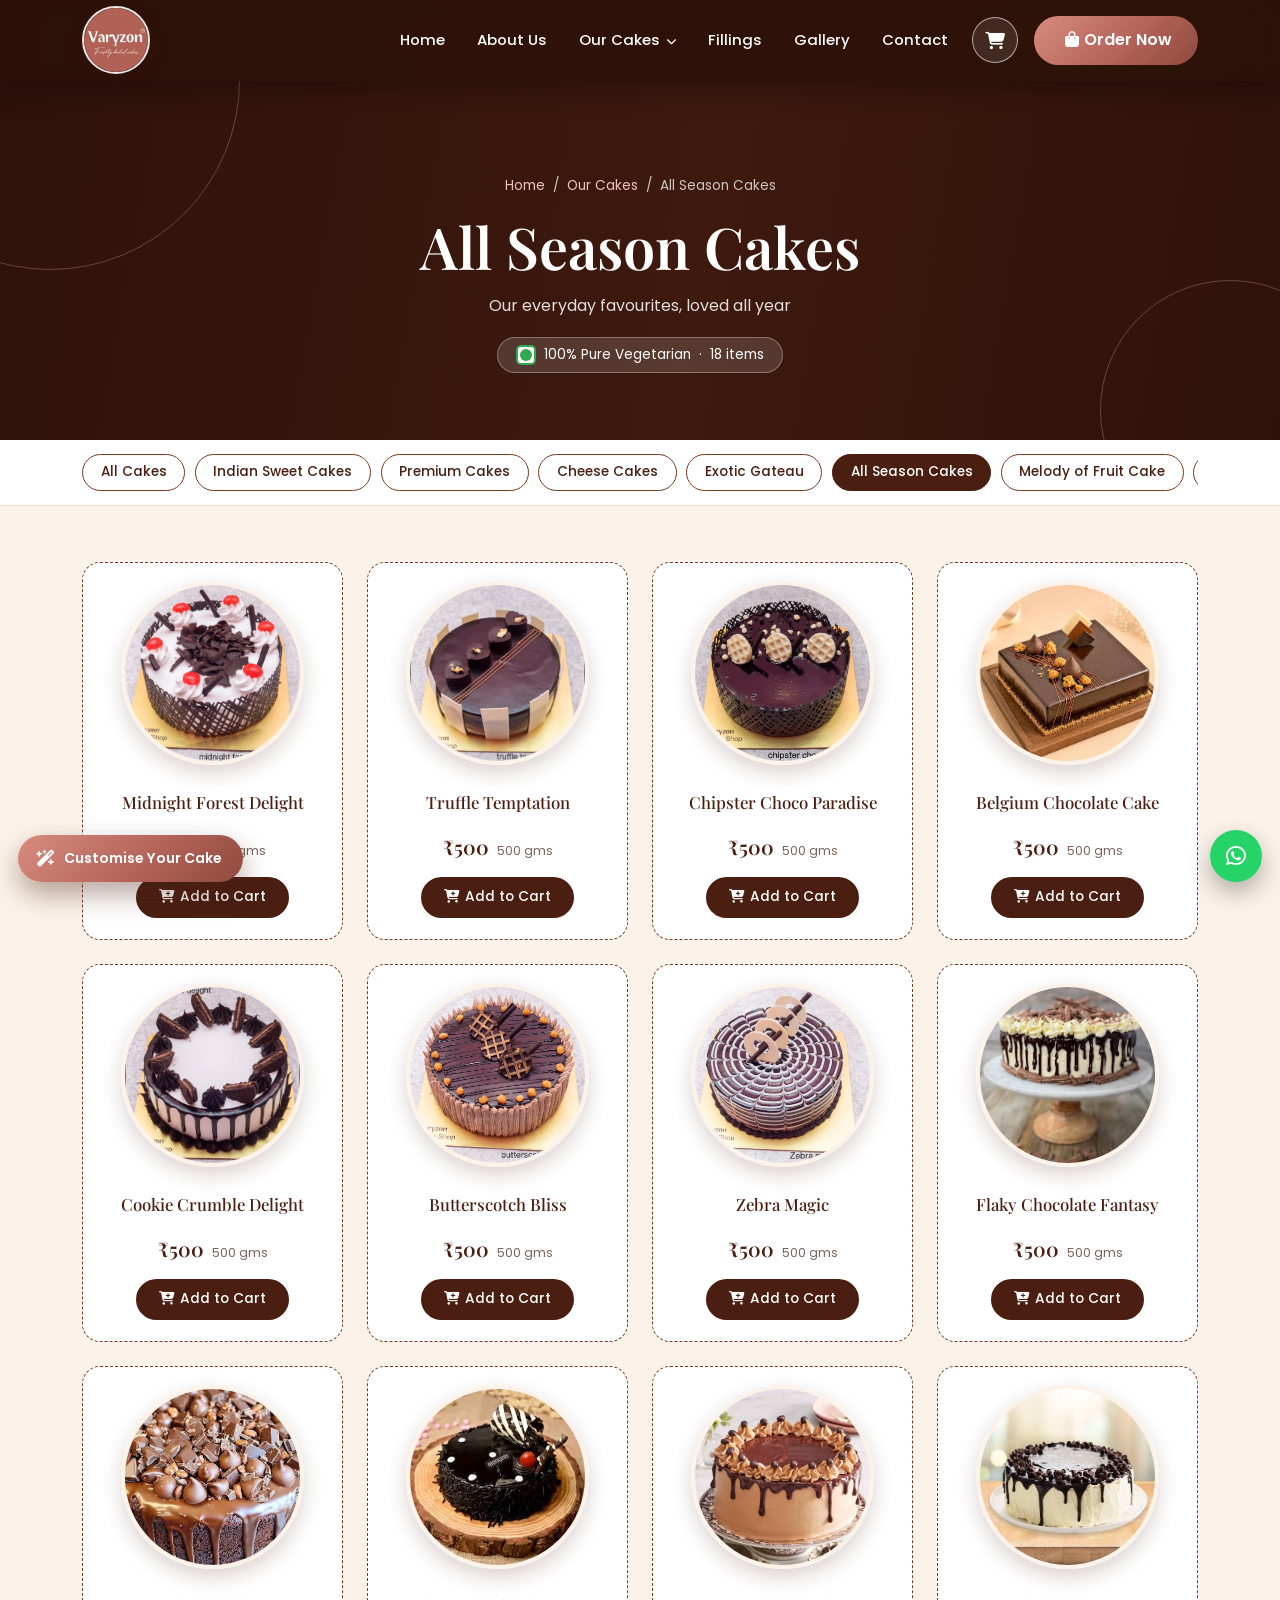
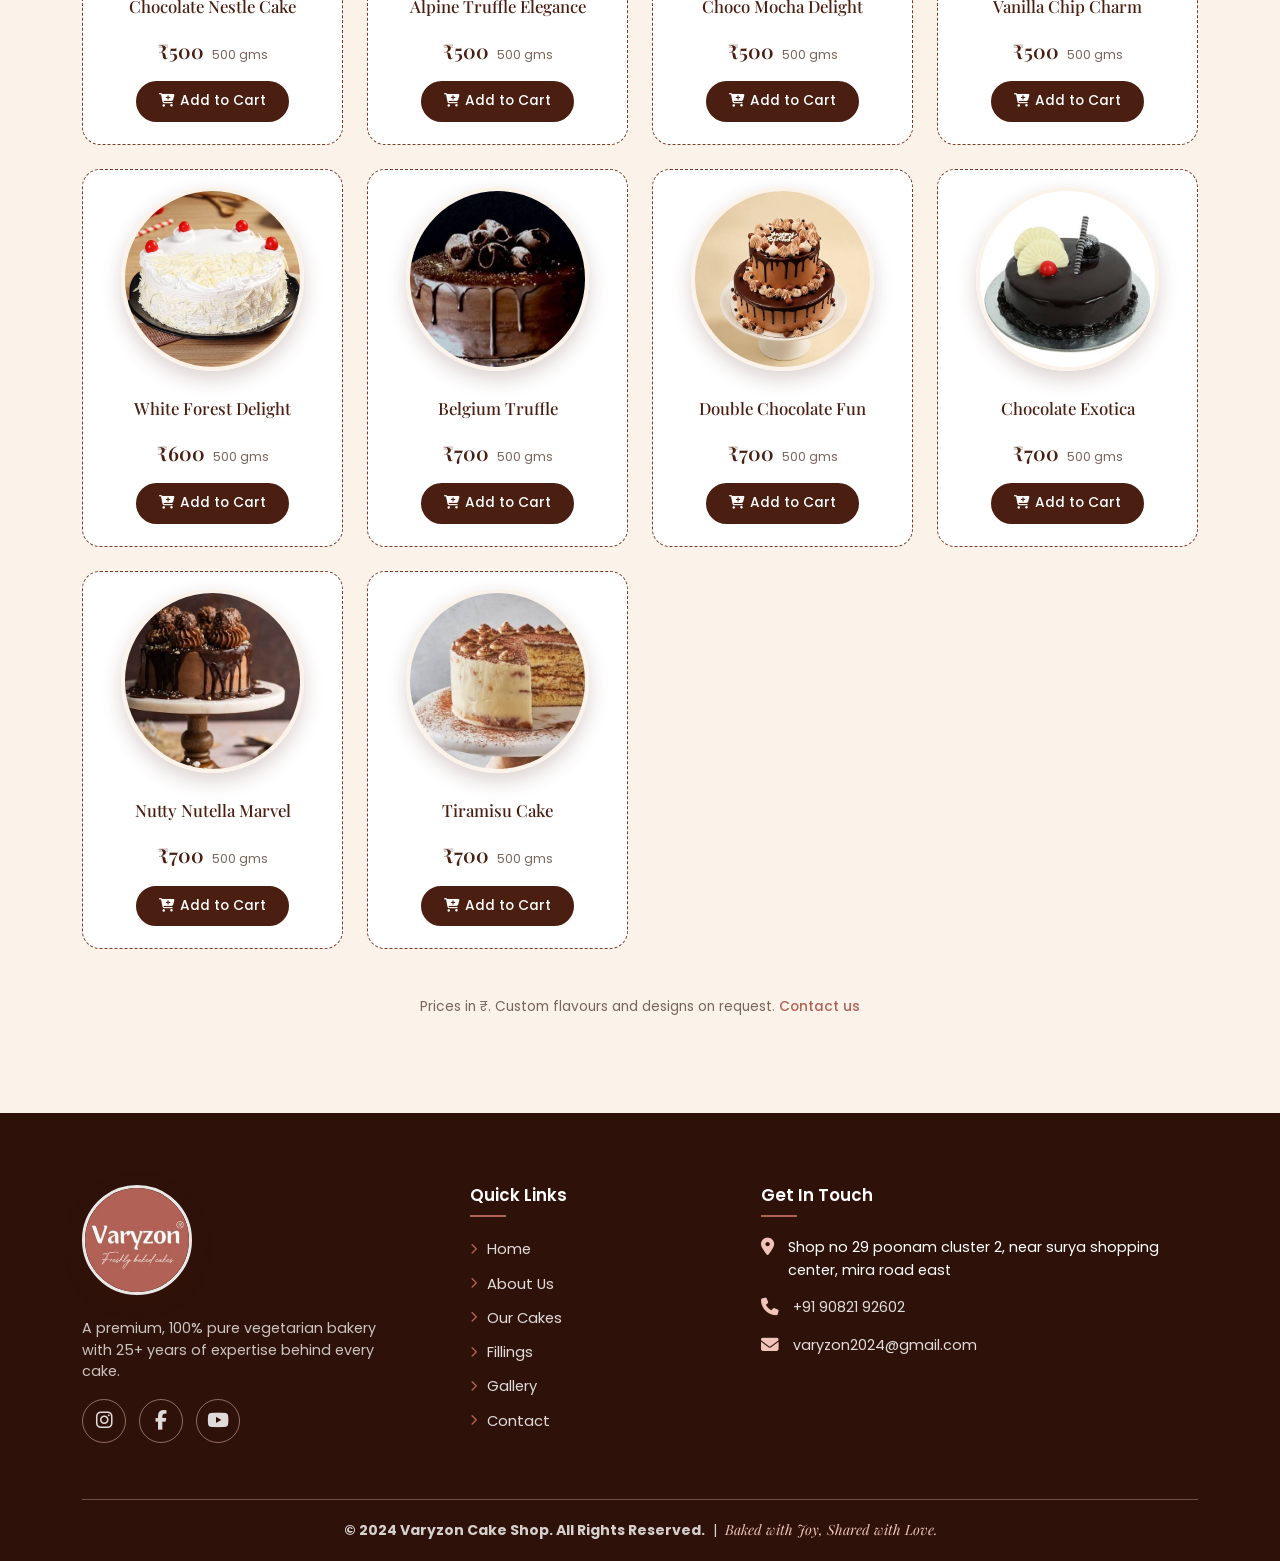
<file: all-season-cakes.html>
<!DOCTYPE html>
<html lang="en">
<head>
<meta charset="UTF-8">
<meta name="viewport" content="width=device-width, initial-scale=1">
<title>All Season Cakes | Varyzon Cake Shop</title>
<meta name="description" content="Our everyday favourites, loved all year. Order All Season Cakes online from Varyzon Cake Shop, Mira Road East.">
<link rel="icon" href="images/logo.png">
<link href="https://cdn.jsdelivr.net/npm/bootstrap@5.3.3/dist/css/bootstrap.min.css" rel="stylesheet">
<link href="https://cdnjs.cloudflare.com/ajax/libs/font-awesome/6.5.2/css/all.min.css" rel="stylesheet">
<link href="https://fonts.googleapis.com/css2?family=Playfair+Display:ital,wght@0,500;0,600;0,700;1,500&family=Poppins:wght@400;500;600&family=Great+Vibes&display=swap" rel="stylesheet">
<link href="css/base.css" rel="stylesheet">
<link href="css/shop.css" rel="stylesheet">
<link href="css/customize.css" rel="stylesheet">
<link rel="stylesheet" href="css/popups.css">
</head>
<body>
<nav class="navbar navbar-expand-lg main-nav scrolled">
  <div class="container-xl">
    <a href="index.html" class="logo" aria-label="Varyzon home"><img src="images/logo.png" alt="Varyzon - Freshly baked cakes" width="104" height="104"></a>
    <button type="button" class="cart-btn mob-cart d-lg-none" data-bs-toggle="offcanvas" data-bs-target="#cartDrawer" aria-label="Open cart"><i class="fa-solid fa-cart-shopping"></i><span class="cart-count">0</span></button>
    <button class="navbar-toggler" data-bs-toggle="collapse" data-bs-target="#nav" aria-label="Menu"><span class="navbar-toggler-icon"></span></button>
    <div class="collapse navbar-collapse justify-content-end" id="nav">
      <ul class="navbar-nav align-items-lg-center">
        <li class="nav-item"><a class="nav-link" href="index.html#hero">Home</a></li>
        <li class="nav-item"><a class="nav-link" href="about.html">About Us</a></li>
        <li class="nav-item dropdown"><a class="nav-link nav-cakes-toggle" href="index.html#cakes" data-href="our-cakes.html" role="button" data-bs-toggle="dropdown" aria-expanded="false">Our Cakes<i class="fa-solid fa-chevron-down caret"></i></a><ul class="dropdown-menu"><li><a class="dropdown-item" href="our-cakes.html"><i class="fa-solid fa-layer-group"></i>All Cakes</a></li><li><hr class="dropdown-divider"></li><li><a class="dropdown-item" href="indian-sweet-cakes.html"><i class="fa-solid fa-cookie-bite"></i>Indian Sweet Cakes</a></li><li><a class="dropdown-item" href="premium-cakes.html"><i class="fa-solid fa-crown"></i>Premium Cakes</a></li><li><a class="dropdown-item" href="cheese-cakes.html"><i class="fa-solid fa-cheese"></i>Cheese Cakes</a></li><li><a class="dropdown-item" href="exotic-gateau.html"><i class="fa-solid fa-gem"></i>Exotic Gateau</a></li><li><a class="dropdown-item" href="all-season-cakes.html"><i class="fa-solid fa-sun"></i>All Season Cakes</a></li><li><a class="dropdown-item" href="melody-of-fruit-cake.html"><i class="fa-solid fa-lemon"></i>Melody of Fruit Cake</a></li><li><a class="dropdown-item" href="desserts.html"><i class="fa-solid fa-ice-cream"></i>Desserts</a></li></ul></li>
        <li class="nav-item"><a class="nav-link" href="fillings.html">Fillings</a></li>
        <li class="nav-item"><a class="nav-link" href="gallery.html">Gallery</a></li>
        <li class="nav-item"><a class="nav-link" href="contact.html">Contact</a></li>
      </ul>
      <button type="button" class="cart-btn d-none d-lg-inline-grid ms-lg-2" data-bs-toggle="offcanvas" data-bs-target="#cartDrawer" aria-label="Open cart"><i class="fa-solid fa-cart-shopping"></i><span class="cart-count">0</span></button>
      <a href="contact.html" class="btn btn-gold pulse ms-lg-3 mt-3 mt-lg-0"><i class="fa-solid fa-bag-shopping"></i>Order Now</a>
    </div>
  </div>
</nav>

<header class="page-hero" style="--hero-img:url('https://images.unsplash.com/photo-1519340333755-56e9c1d04579?auto=format&fit=crop&w=1800&q=75')">
  <div class="container-xl">
    <div class="crumbs"><a href="index.html">Home</a> &nbsp;/&nbsp; <a href="our-cakes.html">Our Cakes</a> &nbsp;/&nbsp; All Season Cakes</div>
    <h1>All Season Cakes</h1>
    <p>Our everyday favourites, loved all year</p>
    <div class="count-pill"><span class="veg-mark" style="width:20px;height:20px"></span>100% Pure Vegetarian &nbsp;&middot;&nbsp; 18 items</div>
  </div>
</header>

<div class="chips-wrap"><div class="container-xl"><nav class="chips" aria-label="Cake categories"><a href="our-cakes.html">All Cakes</a><a href="indian-sweet-cakes.html">Indian Sweet Cakes</a><a href="premium-cakes.html">Premium Cakes</a><a href="cheese-cakes.html">Cheese Cakes</a><a href="exotic-gateau.html">Exotic Gateau</a><a href="all-season-cakes.html" class="active">All Season Cakes</a><a href="melody-of-fruit-cake.html">Melody of Fruit Cake</a><a href="desserts.html">Desserts</a></nav></div></div>

<main class="shop"><div class="container-xl">

<div class="cat-block"><div class="row g-3 g-md-4"><div class="col-6 col-md-4 col-lg-3"><article class="prod" data-id="all-season-cakes-midnight-forest-delight" data-name="Midnight Forest Delight" data-price="450" data-unit="500 gms" data-img="images/products/midnight-forest-delight.jpg"><div class="pic"><img loading="lazy" src="images/products/midnight-forest-delight.jpg" data-fb="https://images.unsplash.com/photo-1488477181946-6428a0291777?auto=format&fit=crop&w=600&q=75" alt="Midnight Forest Delight" onerror="this.onerror=null;this.src=this.dataset.fb"></div><h3>Midnight Forest Delight</h3><div class="meta"><span class="price">₹450</span><span class="unit">500 gms</span></div><div class="prod-actions"><button type="button" class="btn btn-choc add-btn"><i class="fa-solid fa-cart-plus"></i>Add to Cart</button><div class="qty d-none"><button type="button" data-act="dec" aria-label="Decrease quantity">&minus;</button><span class="q">1</span><button type="button" data-act="inc" aria-label="Increase quantity">+</button></div></div></article></div><div class="col-6 col-md-4 col-lg-3"><article class="prod" data-id="all-season-cakes-truffle-temptation" data-name="Truffle Temptation" data-price="500" data-unit="500 gms" data-img="images/products/truffle-temptation.jpg"><div class="pic"><img loading="lazy" src="images/products/truffle-temptation.jpg" data-fb="https://images.unsplash.com/photo-1587668178277-295251f900ce?auto=format&fit=crop&w=600&q=75" alt="Truffle Temptation" onerror="this.onerror=null;this.src=this.dataset.fb"></div><h3>Truffle Temptation</h3><div class="meta"><span class="price">₹500</span><span class="unit">500 gms</span></div><div class="prod-actions"><button type="button" class="btn btn-choc add-btn"><i class="fa-solid fa-cart-plus"></i>Add to Cart</button><div class="qty d-none"><button type="button" data-act="dec" aria-label="Decrease quantity">&minus;</button><span class="q">1</span><button type="button" data-act="inc" aria-label="Increase quantity">+</button></div></div></article></div><div class="col-6 col-md-4 col-lg-3"><article class="prod" data-id="all-season-cakes-chipster-choco-paradise" data-name="Chipster Choco Paradise" data-price="500" data-unit="500 gms" data-img="images/products/chipster-choco-paradise.jpg"><div class="pic"><img loading="lazy" src="images/products/chipster-choco-paradise.jpg" data-fb="https://images.unsplash.com/photo-1558636508-e0db3814bd1d?auto=format&fit=crop&w=600&q=75" alt="Chipster Choco Paradise" onerror="this.onerror=null;this.src=this.dataset.fb"></div><h3>Chipster Choco Paradise</h3><div class="meta"><span class="price">₹500</span><span class="unit">500 gms</span></div><div class="prod-actions"><button type="button" class="btn btn-choc add-btn"><i class="fa-solid fa-cart-plus"></i>Add to Cart</button><div class="qty d-none"><button type="button" data-act="dec" aria-label="Decrease quantity">&minus;</button><span class="q">1</span><button type="button" data-act="inc" aria-label="Increase quantity">+</button></div></div></article></div><div class="col-6 col-md-4 col-lg-3"><article class="prod" data-id="all-season-cakes-belgium-chocolate-cake" data-name="Belgium Chocolate Cake" data-price="500" data-unit="500 gms" data-img="images/products/belgium-chocolate-cake.jpg"><div class="pic"><img loading="lazy" src="images/products/belgium-chocolate-cake.jpg" data-fb="https://images.unsplash.com/photo-1578985545062-69928b1d9587?auto=format&fit=crop&w=600&q=75" alt="Belgium Chocolate Cake" onerror="this.onerror=null;this.src=this.dataset.fb"></div><h3>Belgium Chocolate Cake</h3><div class="meta"><span class="price">₹500</span><span class="unit">500 gms</span></div><div class="prod-actions"><button type="button" class="btn btn-choc add-btn"><i class="fa-solid fa-cart-plus"></i>Add to Cart</button><div class="qty d-none"><button type="button" data-act="dec" aria-label="Decrease quantity">&minus;</button><span class="q">1</span><button type="button" data-act="inc" aria-label="Increase quantity">+</button></div></div></article></div><div class="col-6 col-md-4 col-lg-3"><article class="prod" data-id="all-season-cakes-cookie-crumble-delight" data-name="Cookie Crumble Delight" data-price="500" data-unit="500 gms" data-img="images/products/cookie-crumble-delight.jpg"><div class="pic"><img loading="lazy" src="images/products/cookie-crumble-delight.jpg" data-fb="https://images.unsplash.com/photo-1565958011703-44f9829ba187?auto=format&fit=crop&w=600&q=75" alt="Cookie Crumble Delight" onerror="this.onerror=null;this.src=this.dataset.fb"></div><h3>Cookie Crumble Delight</h3><div class="meta"><span class="price">₹500</span><span class="unit">500 gms</span></div><div class="prod-actions"><button type="button" class="btn btn-choc add-btn"><i class="fa-solid fa-cart-plus"></i>Add to Cart</button><div class="qty d-none"><button type="button" data-act="dec" aria-label="Decrease quantity">&minus;</button><span class="q">1</span><button type="button" data-act="inc" aria-label="Increase quantity">+</button></div></div></article></div><div class="col-6 col-md-4 col-lg-3"><article class="prod" data-id="all-season-cakes-butterscotch-bliss" data-name="Butterscotch Bliss" data-price="500" data-unit="500 gms" data-img="images/products/butterscotch-bliss.jpg"><div class="pic"><img loading="lazy" src="images/products/butterscotch-bliss.jpg" data-fb="https://images.unsplash.com/photo-1464349095431-e9a21285b5f3?auto=format&fit=crop&w=600&q=75" alt="Butterscotch Bliss" onerror="this.onerror=null;this.src=this.dataset.fb"></div><h3>Butterscotch Bliss</h3><div class="meta"><span class="price">₹500</span><span class="unit">500 gms</span></div><div class="prod-actions"><button type="button" class="btn btn-choc add-btn"><i class="fa-solid fa-cart-plus"></i>Add to Cart</button><div class="qty d-none"><button type="button" data-act="dec" aria-label="Decrease quantity">&minus;</button><span class="q">1</span><button type="button" data-act="inc" aria-label="Increase quantity">+</button></div></div></article></div><div class="col-6 col-md-4 col-lg-3"><article class="prod" data-id="all-season-cakes-zebra-magic" data-name="Zebra Magic" data-price="500" data-unit="500 gms" data-img="images/products/zebra-magic.jpg"><div class="pic"><img loading="lazy" src="images/products/zebra-magic.jpg" data-fb="https://images.unsplash.com/photo-1519340333755-56e9c1d04579?auto=format&fit=crop&w=600&q=75" alt="Zebra Magic" onerror="this.onerror=null;this.src=this.dataset.fb"></div><h3>Zebra Magic</h3><div class="meta"><span class="price">₹500</span><span class="unit">500 gms</span></div><div class="prod-actions"><button type="button" class="btn btn-choc add-btn"><i class="fa-solid fa-cart-plus"></i>Add to Cart</button><div class="qty d-none"><button type="button" data-act="dec" aria-label="Decrease quantity">&minus;</button><span class="q">1</span><button type="button" data-act="inc" aria-label="Increase quantity">+</button></div></div></article></div><div class="col-6 col-md-4 col-lg-3"><article class="prod" data-id="all-season-cakes-flaky-chocolate-fantasy" data-name="Flaky Chocolate Fantasy" data-price="500" data-unit="500 gms" data-img="images/products/flaky-chocolate-fantasy.jpg"><div class="pic"><img loading="lazy" src="images/products/flaky-chocolate-fantasy.jpg" data-fb="https://images.unsplash.com/photo-1488477181946-6428a0291777?auto=format&fit=crop&w=600&q=75" alt="Flaky Chocolate Fantasy" onerror="this.onerror=null;this.src=this.dataset.fb"></div><h3>Flaky Chocolate Fantasy</h3><div class="meta"><span class="price">₹500</span><span class="unit">500 gms</span></div><div class="prod-actions"><button type="button" class="btn btn-choc add-btn"><i class="fa-solid fa-cart-plus"></i>Add to Cart</button><div class="qty d-none"><button type="button" data-act="dec" aria-label="Decrease quantity">&minus;</button><span class="q">1</span><button type="button" data-act="inc" aria-label="Increase quantity">+</button></div></div></article></div><div class="col-6 col-md-4 col-lg-3"><article class="prod" data-id="all-season-cakes-chocolate-nestle-cake" data-name="Chocolate Nestle Cake" data-price="500" data-unit="500 gms" data-img="images/products/chocolate-nestle-cake.jpg"><div class="pic"><img loading="lazy" src="images/products/chocolate-nestle-cake.jpg" data-fb="https://images.unsplash.com/photo-1587668178277-295251f900ce?auto=format&fit=crop&w=600&q=75" alt="Chocolate Nestle Cake" onerror="this.onerror=null;this.src=this.dataset.fb"></div><h3>Chocolate Nestle Cake</h3><div class="meta"><span class="price">₹500</span><span class="unit">500 gms</span></div><div class="prod-actions"><button type="button" class="btn btn-choc add-btn"><i class="fa-solid fa-cart-plus"></i>Add to Cart</button><div class="qty d-none"><button type="button" data-act="dec" aria-label="Decrease quantity">&minus;</button><span class="q">1</span><button type="button" data-act="inc" aria-label="Increase quantity">+</button></div></div></article></div><div class="col-6 col-md-4 col-lg-3"><article class="prod" data-id="all-season-cakes-alpine-truffle-elegance" data-name="Alpine Truffle Elegance" data-price="500" data-unit="500 gms" data-img="images/products/alpine-truffle-elegance.jpg"><div class="pic"><img loading="lazy" src="images/products/alpine-truffle-elegance.jpg" data-fb="https://images.unsplash.com/photo-1558636508-e0db3814bd1d?auto=format&fit=crop&w=600&q=75" alt="Alpine Truffle Elegance" onerror="this.onerror=null;this.src=this.dataset.fb"></div><h3>Alpine Truffle Elegance</h3><div class="meta"><span class="price">₹500</span><span class="unit">500 gms</span></div><div class="prod-actions"><button type="button" class="btn btn-choc add-btn"><i class="fa-solid fa-cart-plus"></i>Add to Cart</button><div class="qty d-none"><button type="button" data-act="dec" aria-label="Decrease quantity">&minus;</button><span class="q">1</span><button type="button" data-act="inc" aria-label="Increase quantity">+</button></div></div></article></div><div class="col-6 col-md-4 col-lg-3"><article class="prod" data-id="all-season-cakes-choco-mocha-delight" data-name="Choco Mocha Delight" data-price="500" data-unit="500 gms" data-img="images/products/choco-mocha-delight.jpg"><div class="pic"><img loading="lazy" src="images/products/choco-mocha-delight.jpg" data-fb="https://images.unsplash.com/photo-1578985545062-69928b1d9587?auto=format&fit=crop&w=600&q=75" alt="Choco Mocha Delight" onerror="this.onerror=null;this.src=this.dataset.fb"></div><h3>Choco Mocha Delight</h3><div class="meta"><span class="price">₹500</span><span class="unit">500 gms</span></div><div class="prod-actions"><button type="button" class="btn btn-choc add-btn"><i class="fa-solid fa-cart-plus"></i>Add to Cart</button><div class="qty d-none"><button type="button" data-act="dec" aria-label="Decrease quantity">&minus;</button><span class="q">1</span><button type="button" data-act="inc" aria-label="Increase quantity">+</button></div></div></article></div><div class="col-6 col-md-4 col-lg-3"><article class="prod" data-id="all-season-cakes-vanilla-chip-charm" data-name="Vanilla Chip Charm" data-price="500" data-unit="500 gms" data-img="images/products/vanilla-chip-charm.jpg"><div class="pic"><img loading="lazy" src="images/products/vanilla-chip-charm.jpg" data-fb="https://images.unsplash.com/photo-1565958011703-44f9829ba187?auto=format&fit=crop&w=600&q=75" alt="Vanilla Chip Charm" onerror="this.onerror=null;this.src=this.dataset.fb"></div><h3>Vanilla Chip Charm</h3><div class="meta"><span class="price">₹500</span><span class="unit">500 gms</span></div><div class="prod-actions"><button type="button" class="btn btn-choc add-btn"><i class="fa-solid fa-cart-plus"></i>Add to Cart</button><div class="qty d-none"><button type="button" data-act="dec" aria-label="Decrease quantity">&minus;</button><span class="q">1</span><button type="button" data-act="inc" aria-label="Increase quantity">+</button></div></div></article></div><div class="col-6 col-md-4 col-lg-3"><article class="prod" data-id="all-season-cakes-white-forest-delight" data-name="White Forest Delight" data-price="600" data-unit="500 gms" data-img="images/products/white-forest-delight.jpg"><div class="pic"><img loading="lazy" src="images/products/white-forest-delight.jpg" data-fb="https://images.unsplash.com/photo-1464349095431-e9a21285b5f3?auto=format&fit=crop&w=600&q=75" alt="White Forest Delight" onerror="this.onerror=null;this.src=this.dataset.fb"></div><h3>White Forest Delight</h3><div class="meta"><span class="price">₹600</span><span class="unit">500 gms</span></div><div class="prod-actions"><button type="button" class="btn btn-choc add-btn"><i class="fa-solid fa-cart-plus"></i>Add to Cart</button><div class="qty d-none"><button type="button" data-act="dec" aria-label="Decrease quantity">&minus;</button><span class="q">1</span><button type="button" data-act="inc" aria-label="Increase quantity">+</button></div></div></article></div><div class="col-6 col-md-4 col-lg-3"><article class="prod" data-id="all-season-cakes-belgium-truffle" data-name="Belgium Truffle" data-price="700" data-unit="500 gms" data-img="images/products/belgium-truffle.jpg"><div class="pic"><img loading="lazy" src="images/products/belgium-truffle.jpg" data-fb="https://images.unsplash.com/photo-1519340333755-56e9c1d04579?auto=format&fit=crop&w=600&q=75" alt="Belgium Truffle" onerror="this.onerror=null;this.src=this.dataset.fb"></div><h3>Belgium Truffle</h3><div class="meta"><span class="price">₹700</span><span class="unit">500 gms</span></div><div class="prod-actions"><button type="button" class="btn btn-choc add-btn"><i class="fa-solid fa-cart-plus"></i>Add to Cart</button><div class="qty d-none"><button type="button" data-act="dec" aria-label="Decrease quantity">&minus;</button><span class="q">1</span><button type="button" data-act="inc" aria-label="Increase quantity">+</button></div></div></article></div><div class="col-6 col-md-4 col-lg-3"><article class="prod" data-id="all-season-cakes-double-chocolate-fun" data-name="Double Chocolate Fun" data-price="700" data-unit="500 gms" data-img="images/products/double-chocolate-fun.jpg"><div class="pic"><img loading="lazy" src="images/products/double-chocolate-fun.jpg" data-fb="https://images.unsplash.com/photo-1488477181946-6428a0291777?auto=format&fit=crop&w=600&q=75" alt="Double Chocolate Fun" onerror="this.onerror=null;this.src=this.dataset.fb"></div><h3>Double Chocolate Fun</h3><div class="meta"><span class="price">₹700</span><span class="unit">500 gms</span></div><div class="prod-actions"><button type="button" class="btn btn-choc add-btn"><i class="fa-solid fa-cart-plus"></i>Add to Cart</button><div class="qty d-none"><button type="button" data-act="dec" aria-label="Decrease quantity">&minus;</button><span class="q">1</span><button type="button" data-act="inc" aria-label="Increase quantity">+</button></div></div></article></div><div class="col-6 col-md-4 col-lg-3"><article class="prod" data-id="all-season-cakes-chocolate-exotica" data-name="Chocolate Exotica" data-price="700" data-unit="500 gms" data-img="images/products/chocolate-exotica.jpg"><div class="pic"><img loading="lazy" src="images/products/chocolate-exotica.jpg" data-fb="https://images.unsplash.com/photo-1587668178277-295251f900ce?auto=format&fit=crop&w=600&q=75" alt="Chocolate Exotica" onerror="this.onerror=null;this.src=this.dataset.fb"></div><h3>Chocolate Exotica</h3><div class="meta"><span class="price">₹700</span><span class="unit">500 gms</span></div><div class="prod-actions"><button type="button" class="btn btn-choc add-btn"><i class="fa-solid fa-cart-plus"></i>Add to Cart</button><div class="qty d-none"><button type="button" data-act="dec" aria-label="Decrease quantity">&minus;</button><span class="q">1</span><button type="button" data-act="inc" aria-label="Increase quantity">+</button></div></div></article></div><div class="col-6 col-md-4 col-lg-3"><article class="prod" data-id="all-season-cakes-nutty-nutella-marvel" data-name="Nutty Nutella Marvel" data-price="700" data-unit="500 gms" data-img="images/products/nutty-nutella-marvel.jpg"><div class="pic"><img loading="lazy" src="images/products/nutty-nutella-marvel.jpg" data-fb="https://images.unsplash.com/photo-1558636508-e0db3814bd1d?auto=format&fit=crop&w=600&q=75" alt="Nutty Nutella Marvel" onerror="this.onerror=null;this.src=this.dataset.fb"></div><h3>Nutty Nutella Marvel</h3><div class="meta"><span class="price">₹700</span><span class="unit">500 gms</span></div><div class="prod-actions"><button type="button" class="btn btn-choc add-btn"><i class="fa-solid fa-cart-plus"></i>Add to Cart</button><div class="qty d-none"><button type="button" data-act="dec" aria-label="Decrease quantity">&minus;</button><span class="q">1</span><button type="button" data-act="inc" aria-label="Increase quantity">+</button></div></div></article></div><div class="col-6 col-md-4 col-lg-3"><article class="prod" data-id="all-season-cakes-tiramisu-cake" data-name="Tiramisu Cake" data-price="700" data-unit="500 gms" data-img="images/products/tiramisu-cake.jpg"><div class="pic"><img loading="lazy" src="images/products/tiramisu-cake.jpg" data-fb="https://images.unsplash.com/photo-1578985545062-69928b1d9587?auto=format&fit=crop&w=600&q=75" alt="Tiramisu Cake" onerror="this.onerror=null;this.src=this.dataset.fb"></div><h3>Tiramisu Cake</h3><div class="meta"><span class="price">₹700</span><span class="unit">500 gms</span></div><div class="prod-actions"><button type="button" class="btn btn-choc add-btn"><i class="fa-solid fa-cart-plus"></i>Add to Cart</button><div class="qty d-none"><button type="button" data-act="dec" aria-label="Decrease quantity">&minus;</button><span class="q">1</span><button type="button" data-act="inc" aria-label="Increase quantity">+</button></div></div></article></div></div></div>
<p class="text-center mt-5" style="color:#7a655d;font-size:.86rem">Prices in &#8377;. Custom flavours and designs on request. <a href="contact.html" style="color:var(--gold);font-weight:500">Contact us</a></p>
</div></main>


<footer class="site-footer">
  <div class="container-xl">
    <div class="row g-4 g-lg-5">
      <div class="col-lg-4">
        <a href="index.html" class="logo sm mb-3" aria-label="Varyzon home"><img src="images/logo.png" alt="Varyzon - Freshly baked cakes" width="110" height="110"></a>
        <p style="font-size:.9rem;color:rgba(255,255,255,.75);max-width:320px">A premium, 100% pure vegetarian bakery with 25+ years of expertise behind every cake.</p>
        <div class="fsocial mt-3">
          <a href="https://www.instagram.com/varyzonthecakeshop?utm_source=qr&cplk=MW8yN3Z2NnRkbmpuaw==" target="_blank" rel="noopener" aria-label="Instagram"><i class="fa-brands fa-instagram"></i></a>
          <a href="#" aria-label="Facebook"><i class="fa-brands fa-facebook-f"></i></a>
          <a href="#" aria-label="YouTube"><i class="fa-brands fa-youtube"></i></a>
        </div>
      </div>
      <div class="col-6 col-lg-3">
        <h4>Quick Links</h4>
        <ul class="flinks">
          <li><a href="index.html"><i class="fa-solid fa-chevron-right"></i>Home</a></li>
          <li><a href="about.html"><i class="fa-solid fa-chevron-right"></i>About Us</a></li>
          <li><a href="our-cakes.html"><i class="fa-solid fa-chevron-right"></i>Our Cakes</a></li>
          <li><a href="fillings.html"><i class="fa-solid fa-chevron-right"></i>Fillings</a></li>
          <li><a href="gallery.html"><i class="fa-solid fa-chevron-right"></i>Gallery</a></li>
          <li><a href="contact.html"><i class="fa-solid fa-chevron-right"></i>Contact</a></li>
        </ul>
      </div>
      <div class="col-lg-5">
        <h4>Get In Touch</h4>
        <div class="crow"><i class="fa-solid fa-location-dot"></i><span>Shop no 29 poonam cluster 2, near surya shopping center, mira road east</span></div>
        <div class="crow"><i class="fa-solid fa-phone"></i><a href="tel:+919082192602">+91 90821 92602</a></div>
        <div class="crow"><i class="fa-solid fa-envelope"></i><a href="mailto:varyzon2024@gmail.com">varyzon2024@gmail.com</a></div>
      </div>
    </div>
    <div class="fbottom"><strong>&copy; 2024 Varyzon Cake Shop. All Rights Reserved.</strong> &nbsp;|&nbsp; <em>Baked with Joy, Shared with Love.</em></div>
  </div>
</footer>

<button class="fab top" id="toTop" aria-label="Back to top"><i class="fa-solid fa-chevron-up"></i></button>
<a class="fab wa" href="https://wa.me/919082192602?text=Hi%20Varyzon%2C%20I%27d%20like%20to%20order%20a%20cake." target="_blank" rel="noopener" aria-label="Order on WhatsApp"><i class="fa-brands fa-whatsapp"></i></a>

<script src="https://cdn.jsdelivr.net/npm/bootstrap@5.3.3/dist/js/bootstrap.bundle.min.js"></script>
<script src="js/shop.js"></script>
<script src="js/customize.js"></script>
<script src="firebase/firebase-config.js"></script>
<script src="js/popups.js"></script>
</body>
</html>
</file>
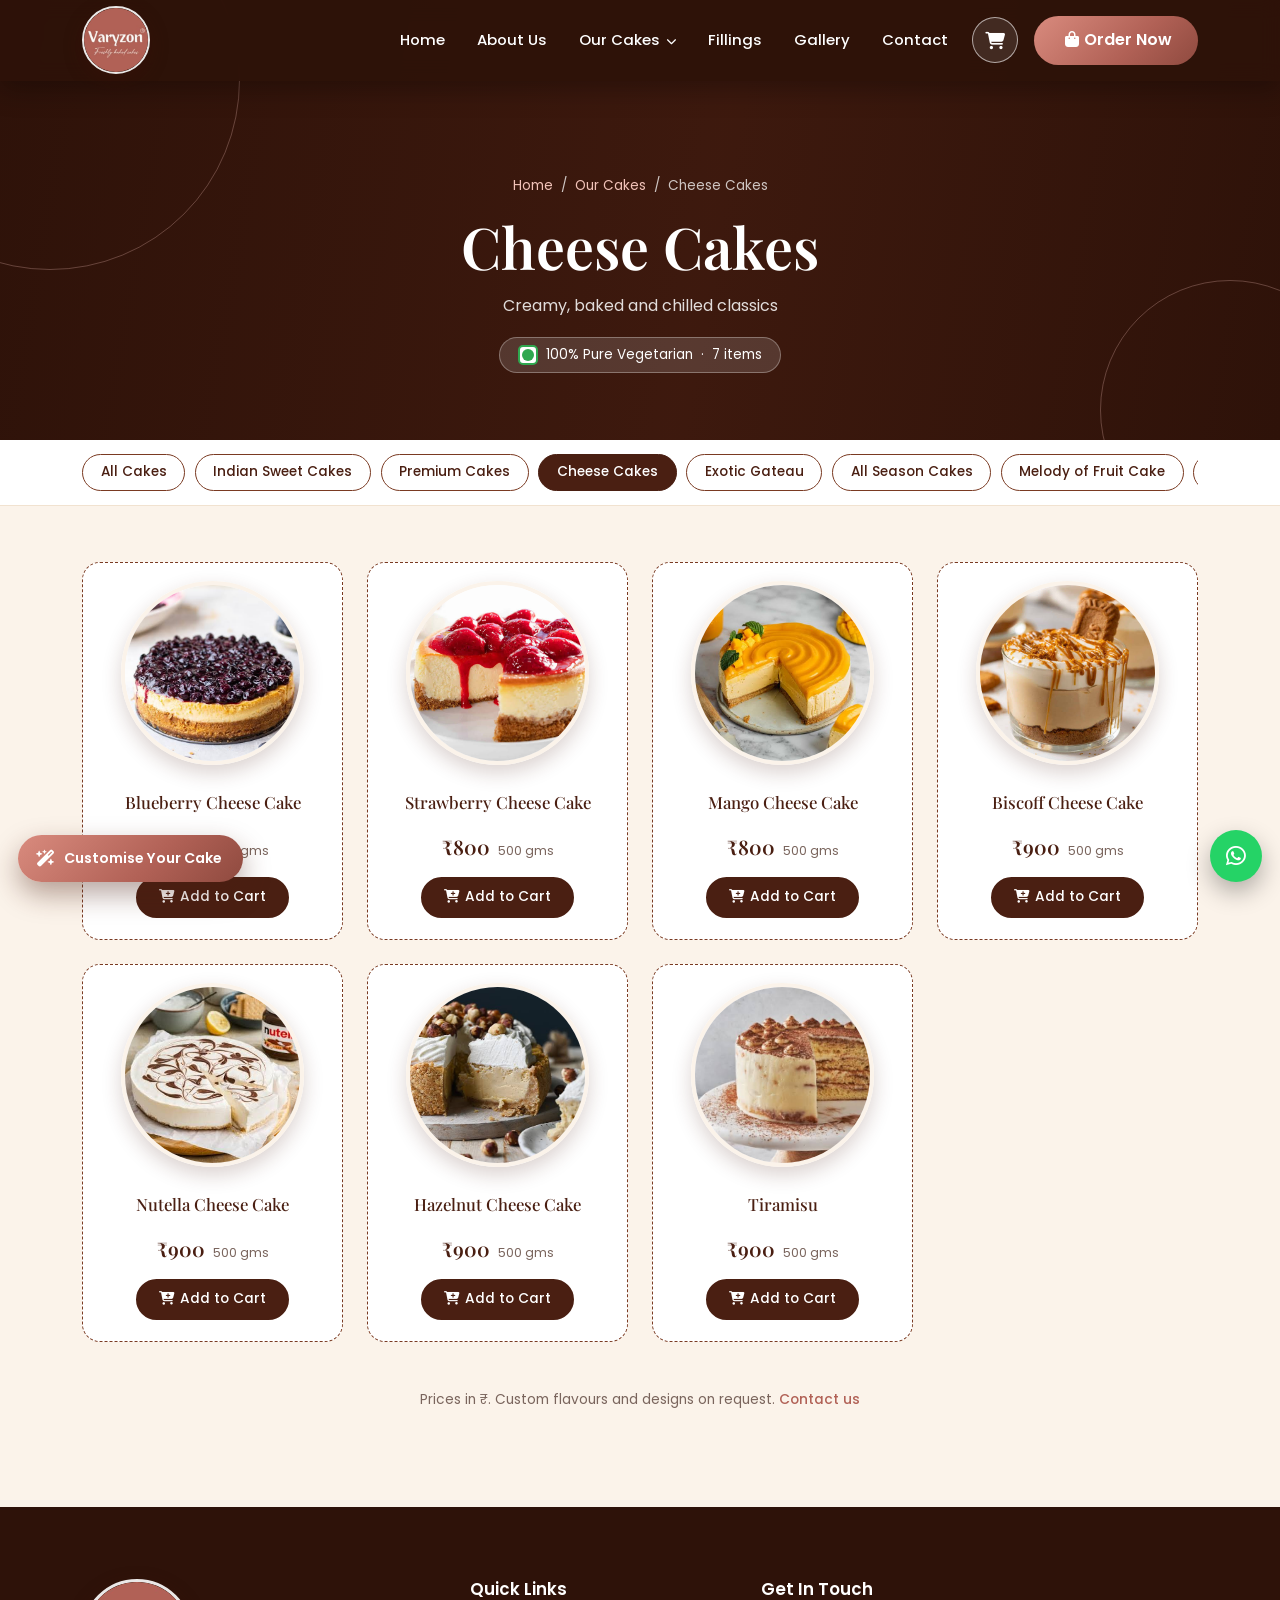
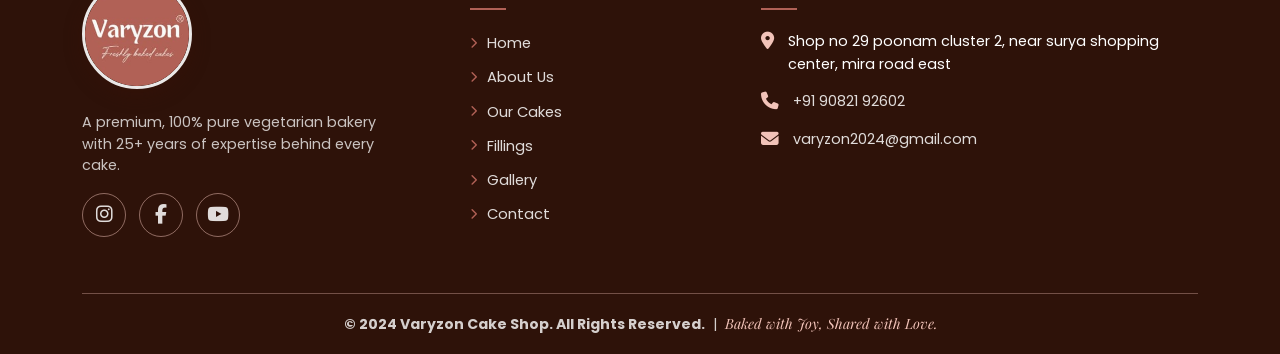
<file: cheese-cakes.html>
<!DOCTYPE html>
<html lang="en">
<head>
<meta charset="UTF-8">
<meta name="viewport" content="width=device-width, initial-scale=1">
<title>Cheese Cakes | Varyzon Cake Shop</title>
<meta name="description" content="Creamy, baked and chilled classics. Order Cheese Cakes online from Varyzon Cake Shop, Mira Road East.">
<link rel="icon" href="images/logo.png">
<link href="https://cdn.jsdelivr.net/npm/bootstrap@5.3.3/dist/css/bootstrap.min.css" rel="stylesheet">
<link href="https://cdnjs.cloudflare.com/ajax/libs/font-awesome/6.5.2/css/all.min.css" rel="stylesheet">
<link href="https://fonts.googleapis.com/css2?family=Playfair+Display:ital,wght@0,500;0,600;0,700;1,500&family=Poppins:wght@400;500;600&family=Great+Vibes&display=swap" rel="stylesheet">
<link href="css/base.css" rel="stylesheet">
<link href="css/shop.css" rel="stylesheet">
<link href="css/customize.css" rel="stylesheet">
<link rel="stylesheet" href="css/popups.css">
</head>
<body>
<nav class="navbar navbar-expand-lg main-nav scrolled">
  <div class="container-xl">
    <a href="index.html" class="logo" aria-label="Varyzon home"><img src="images/logo.png" alt="Varyzon - Freshly baked cakes" width="104" height="104"></a>
    <button type="button" class="cart-btn mob-cart d-lg-none" data-bs-toggle="offcanvas" data-bs-target="#cartDrawer" aria-label="Open cart"><i class="fa-solid fa-cart-shopping"></i><span class="cart-count">0</span></button>
    <button class="navbar-toggler" data-bs-toggle="collapse" data-bs-target="#nav" aria-label="Menu"><span class="navbar-toggler-icon"></span></button>
    <div class="collapse navbar-collapse justify-content-end" id="nav">
      <ul class="navbar-nav align-items-lg-center">
        <li class="nav-item"><a class="nav-link" href="index.html#hero">Home</a></li>
        <li class="nav-item"><a class="nav-link" href="about.html">About Us</a></li>
        <li class="nav-item dropdown"><a class="nav-link nav-cakes-toggle" href="index.html#cakes" data-href="our-cakes.html" role="button" data-bs-toggle="dropdown" aria-expanded="false">Our Cakes<i class="fa-solid fa-chevron-down caret"></i></a><ul class="dropdown-menu"><li><a class="dropdown-item" href="our-cakes.html"><i class="fa-solid fa-layer-group"></i>All Cakes</a></li><li><hr class="dropdown-divider"></li><li><a class="dropdown-item" href="indian-sweet-cakes.html"><i class="fa-solid fa-cookie-bite"></i>Indian Sweet Cakes</a></li><li><a class="dropdown-item" href="premium-cakes.html"><i class="fa-solid fa-crown"></i>Premium Cakes</a></li><li><a class="dropdown-item" href="cheese-cakes.html"><i class="fa-solid fa-cheese"></i>Cheese Cakes</a></li><li><a class="dropdown-item" href="exotic-gateau.html"><i class="fa-solid fa-gem"></i>Exotic Gateau</a></li><li><a class="dropdown-item" href="all-season-cakes.html"><i class="fa-solid fa-sun"></i>All Season Cakes</a></li><li><a class="dropdown-item" href="melody-of-fruit-cake.html"><i class="fa-solid fa-lemon"></i>Melody of Fruit Cake</a></li><li><a class="dropdown-item" href="desserts.html"><i class="fa-solid fa-ice-cream"></i>Desserts</a></li></ul></li>
        <li class="nav-item"><a class="nav-link" href="fillings.html">Fillings</a></li>
        <li class="nav-item"><a class="nav-link" href="gallery.html">Gallery</a></li>
        <li class="nav-item"><a class="nav-link" href="contact.html">Contact</a></li>
      </ul>
      <button type="button" class="cart-btn d-none d-lg-inline-grid ms-lg-2" data-bs-toggle="offcanvas" data-bs-target="#cartDrawer" aria-label="Open cart"><i class="fa-solid fa-cart-shopping"></i><span class="cart-count">0</span></button>
      <a href="contact.html" class="btn btn-gold pulse ms-lg-3 mt-3 mt-lg-0"><i class="fa-solid fa-bag-shopping"></i>Order Now</a>
    </div>
  </div>
</nav>

<header class="page-hero" style="--hero-img:url('https://images.unsplash.com/photo-1565958011703-44f9829ba187?auto=format&fit=crop&w=1800&q=75')">
  <div class="container-xl">
    <div class="crumbs"><a href="index.html">Home</a> &nbsp;/&nbsp; <a href="our-cakes.html">Our Cakes</a> &nbsp;/&nbsp; Cheese Cakes</div>
    <h1>Cheese Cakes</h1>
    <p>Creamy, baked and chilled classics</p>
    <div class="count-pill"><span class="veg-mark" style="width:20px;height:20px"></span>100% Pure Vegetarian &nbsp;&middot;&nbsp; 7 items</div>
  </div>
</header>

<div class="chips-wrap"><div class="container-xl"><nav class="chips" aria-label="Cake categories"><a href="our-cakes.html">All Cakes</a><a href="indian-sweet-cakes.html">Indian Sweet Cakes</a><a href="premium-cakes.html">Premium Cakes</a><a href="cheese-cakes.html" class="active">Cheese Cakes</a><a href="exotic-gateau.html">Exotic Gateau</a><a href="all-season-cakes.html">All Season Cakes</a><a href="melody-of-fruit-cake.html">Melody of Fruit Cake</a><a href="desserts.html">Desserts</a></nav></div></div>

<main class="shop"><div class="container-xl">

<div class="cat-block"><div class="row g-3 g-md-4"><div class="col-6 col-md-4 col-lg-3"><article class="prod" data-id="cheese-cakes-blueberry-cheese-cake" data-name="Blueberry Cheese Cake" data-price="800" data-unit="500 gms" data-img="images/products/blueberry-cheese-cake.jpg"><div class="pic"><img loading="lazy" src="images/products/blueberry-cheese-cake.jpg" data-fb="https://images.unsplash.com/photo-1587668178277-295251f900ce?auto=format&fit=crop&w=600&q=75" alt="Blueberry Cheese Cake" onerror="this.onerror=null;this.src=this.dataset.fb"></div><h3>Blueberry Cheese Cake</h3><div class="meta"><span class="price">₹800</span><span class="unit">500 gms</span></div><div class="prod-actions"><button type="button" class="btn btn-choc add-btn"><i class="fa-solid fa-cart-plus"></i>Add to Cart</button><div class="qty d-none"><button type="button" data-act="dec" aria-label="Decrease quantity">&minus;</button><span class="q">1</span><button type="button" data-act="inc" aria-label="Increase quantity">+</button></div></div></article></div><div class="col-6 col-md-4 col-lg-3"><article class="prod" data-id="cheese-cakes-strawberry-cheese-cake" data-name="Strawberry Cheese Cake" data-price="800" data-unit="500 gms" data-img="images/products/strawberry-cheese-cake.jpg"><div class="pic"><img loading="lazy" src="images/products/strawberry-cheese-cake.jpg" data-fb="https://images.unsplash.com/photo-1558636508-e0db3814bd1d?auto=format&fit=crop&w=600&q=75" alt="Strawberry Cheese Cake" onerror="this.onerror=null;this.src=this.dataset.fb"></div><h3>Strawberry Cheese Cake</h3><div class="meta"><span class="price">₹800</span><span class="unit">500 gms</span></div><div class="prod-actions"><button type="button" class="btn btn-choc add-btn"><i class="fa-solid fa-cart-plus"></i>Add to Cart</button><div class="qty d-none"><button type="button" data-act="dec" aria-label="Decrease quantity">&minus;</button><span class="q">1</span><button type="button" data-act="inc" aria-label="Increase quantity">+</button></div></div></article></div><div class="col-6 col-md-4 col-lg-3"><article class="prod" data-id="cheese-cakes-mango-cheese-cake" data-name="Mango Cheese Cake" data-price="800" data-unit="500 gms" data-img="images/products/mango-cheese-cake.jpg"><div class="pic"><img loading="lazy" src="images/products/mango-cheese-cake.jpg" data-fb="https://images.unsplash.com/photo-1578985545062-69928b1d9587?auto=format&fit=crop&w=600&q=75" alt="Mango Cheese Cake" onerror="this.onerror=null;this.src=this.dataset.fb"></div><h3>Mango Cheese Cake</h3><div class="meta"><span class="price">₹800</span><span class="unit">500 gms</span></div><div class="prod-actions"><button type="button" class="btn btn-choc add-btn"><i class="fa-solid fa-cart-plus"></i>Add to Cart</button><div class="qty d-none"><button type="button" data-act="dec" aria-label="Decrease quantity">&minus;</button><span class="q">1</span><button type="button" data-act="inc" aria-label="Increase quantity">+</button></div></div></article></div><div class="col-6 col-md-4 col-lg-3"><article class="prod" data-id="cheese-cakes-biscoff-cheese-cake" data-name="Biscoff Cheese Cake" data-price="900" data-unit="500 gms" data-img="images/products/biscoff-cheese-cake.jpg"><div class="pic"><img loading="lazy" src="images/products/biscoff-cheese-cake.jpg" data-fb="https://images.unsplash.com/photo-1565958011703-44f9829ba187?auto=format&fit=crop&w=600&q=75" alt="Biscoff Cheese Cake" onerror="this.onerror=null;this.src=this.dataset.fb"></div><h3>Biscoff Cheese Cake</h3><div class="meta"><span class="price">₹900</span><span class="unit">500 gms</span></div><div class="prod-actions"><button type="button" class="btn btn-choc add-btn"><i class="fa-solid fa-cart-plus"></i>Add to Cart</button><div class="qty d-none"><button type="button" data-act="dec" aria-label="Decrease quantity">&minus;</button><span class="q">1</span><button type="button" data-act="inc" aria-label="Increase quantity">+</button></div></div></article></div><div class="col-6 col-md-4 col-lg-3"><article class="prod" data-id="cheese-cakes-nutella-cheese-cake" data-name="Nutella Cheese Cake" data-price="900" data-unit="500 gms" data-img="images/products/nutella-cheese-cake.jpg"><div class="pic"><img loading="lazy" src="images/products/nutella-cheese-cake.jpg" data-fb="https://images.unsplash.com/photo-1464349095431-e9a21285b5f3?auto=format&fit=crop&w=600&q=75" alt="Nutella Cheese Cake" onerror="this.onerror=null;this.src=this.dataset.fb"></div><h3>Nutella Cheese Cake</h3><div class="meta"><span class="price">₹900</span><span class="unit">500 gms</span></div><div class="prod-actions"><button type="button" class="btn btn-choc add-btn"><i class="fa-solid fa-cart-plus"></i>Add to Cart</button><div class="qty d-none"><button type="button" data-act="dec" aria-label="Decrease quantity">&minus;</button><span class="q">1</span><button type="button" data-act="inc" aria-label="Increase quantity">+</button></div></div></article></div><div class="col-6 col-md-4 col-lg-3"><article class="prod" data-id="cheese-cakes-hazelnut-cheese-cake" data-name="Hazelnut Cheese Cake" data-price="900" data-unit="500 gms" data-img="images/products/hazelnut-cheese-cake.jpg"><div class="pic"><img loading="lazy" src="images/products/hazelnut-cheese-cake.jpg" data-fb="https://images.unsplash.com/photo-1519340333755-56e9c1d04579?auto=format&fit=crop&w=600&q=75" alt="Hazelnut Cheese Cake" onerror="this.onerror=null;this.src=this.dataset.fb"></div><h3>Hazelnut Cheese Cake</h3><div class="meta"><span class="price">₹900</span><span class="unit">500 gms</span></div><div class="prod-actions"><button type="button" class="btn btn-choc add-btn"><i class="fa-solid fa-cart-plus"></i>Add to Cart</button><div class="qty d-none"><button type="button" data-act="dec" aria-label="Decrease quantity">&minus;</button><span class="q">1</span><button type="button" data-act="inc" aria-label="Increase quantity">+</button></div></div></article></div><div class="col-6 col-md-4 col-lg-3"><article class="prod" data-id="cheese-cakes-tiramisu" data-name="Tiramisu" data-price="900" data-unit="500 gms" data-img="images/products/tiramisu.jpg"><div class="pic"><img loading="lazy" src="images/products/tiramisu.jpg" data-fb="https://images.unsplash.com/photo-1488477181946-6428a0291777?auto=format&fit=crop&w=600&q=75" alt="Tiramisu" onerror="this.onerror=null;this.src=this.dataset.fb"></div><h3>Tiramisu</h3><div class="meta"><span class="price">₹900</span><span class="unit">500 gms</span></div><div class="prod-actions"><button type="button" class="btn btn-choc add-btn"><i class="fa-solid fa-cart-plus"></i>Add to Cart</button><div class="qty d-none"><button type="button" data-act="dec" aria-label="Decrease quantity">&minus;</button><span class="q">1</span><button type="button" data-act="inc" aria-label="Increase quantity">+</button></div></div></article></div></div></div>
<p class="text-center mt-5" style="color:#7a655d;font-size:.86rem">Prices in &#8377;. Custom flavours and designs on request. <a href="contact.html" style="color:var(--gold);font-weight:500">Contact us</a></p>
</div></main>


<footer class="site-footer">
  <div class="container-xl">
    <div class="row g-4 g-lg-5">
      <div class="col-lg-4">
        <a href="index.html" class="logo sm mb-3" aria-label="Varyzon home"><img src="images/logo.png" alt="Varyzon - Freshly baked cakes" width="110" height="110"></a>
        <p style="font-size:.9rem;color:rgba(255,255,255,.75);max-width:320px">A premium, 100% pure vegetarian bakery with 25+ years of expertise behind every cake.</p>
        <div class="fsocial mt-3">
          <a href="https://www.instagram.com/varyzonthecakeshop?utm_source=qr&cplk=MW8yN3Z2NnRkbmpuaw==" target="_blank" rel="noopener" aria-label="Instagram"><i class="fa-brands fa-instagram"></i></a>
          <a href="#" aria-label="Facebook"><i class="fa-brands fa-facebook-f"></i></a>
          <a href="#" aria-label="YouTube"><i class="fa-brands fa-youtube"></i></a>
        </div>
      </div>
      <div class="col-6 col-lg-3">
        <h4>Quick Links</h4>
        <ul class="flinks">
          <li><a href="index.html"><i class="fa-solid fa-chevron-right"></i>Home</a></li>
          <li><a href="about.html"><i class="fa-solid fa-chevron-right"></i>About Us</a></li>
          <li><a href="our-cakes.html"><i class="fa-solid fa-chevron-right"></i>Our Cakes</a></li>
          <li><a href="fillings.html"><i class="fa-solid fa-chevron-right"></i>Fillings</a></li>
          <li><a href="gallery.html"><i class="fa-solid fa-chevron-right"></i>Gallery</a></li>
          <li><a href="contact.html"><i class="fa-solid fa-chevron-right"></i>Contact</a></li>
        </ul>
      </div>
      <div class="col-lg-5">
        <h4>Get In Touch</h4>
        <div class="crow"><i class="fa-solid fa-location-dot"></i><span>Shop no 29 poonam cluster 2, near surya shopping center, mira road east</span></div>
        <div class="crow"><i class="fa-solid fa-phone"></i><a href="tel:+919082192602">+91 90821 92602</a></div>
        <div class="crow"><i class="fa-solid fa-envelope"></i><a href="mailto:varyzon2024@gmail.com">varyzon2024@gmail.com</a></div>
      </div>
    </div>
    <div class="fbottom"><strong>&copy; 2024 Varyzon Cake Shop. All Rights Reserved.</strong> &nbsp;|&nbsp; <em>Baked with Joy, Shared with Love.</em></div>
  </div>
</footer>

<button class="fab top" id="toTop" aria-label="Back to top"><i class="fa-solid fa-chevron-up"></i></button>
<a class="fab wa" href="https://wa.me/919082192602?text=Hi%20Varyzon%2C%20I%27d%20like%20to%20order%20a%20cake." target="_blank" rel="noopener" aria-label="Order on WhatsApp"><i class="fa-brands fa-whatsapp"></i></a>

<script src="https://cdn.jsdelivr.net/npm/bootstrap@5.3.3/dist/js/bootstrap.bundle.min.js"></script>
<script src="js/shop.js"></script>
<script src="js/customize.js"></script>
<script src="firebase/firebase-config.js"></script>
<script src="js/popups.js"></script>
</body>
</html>
</file>
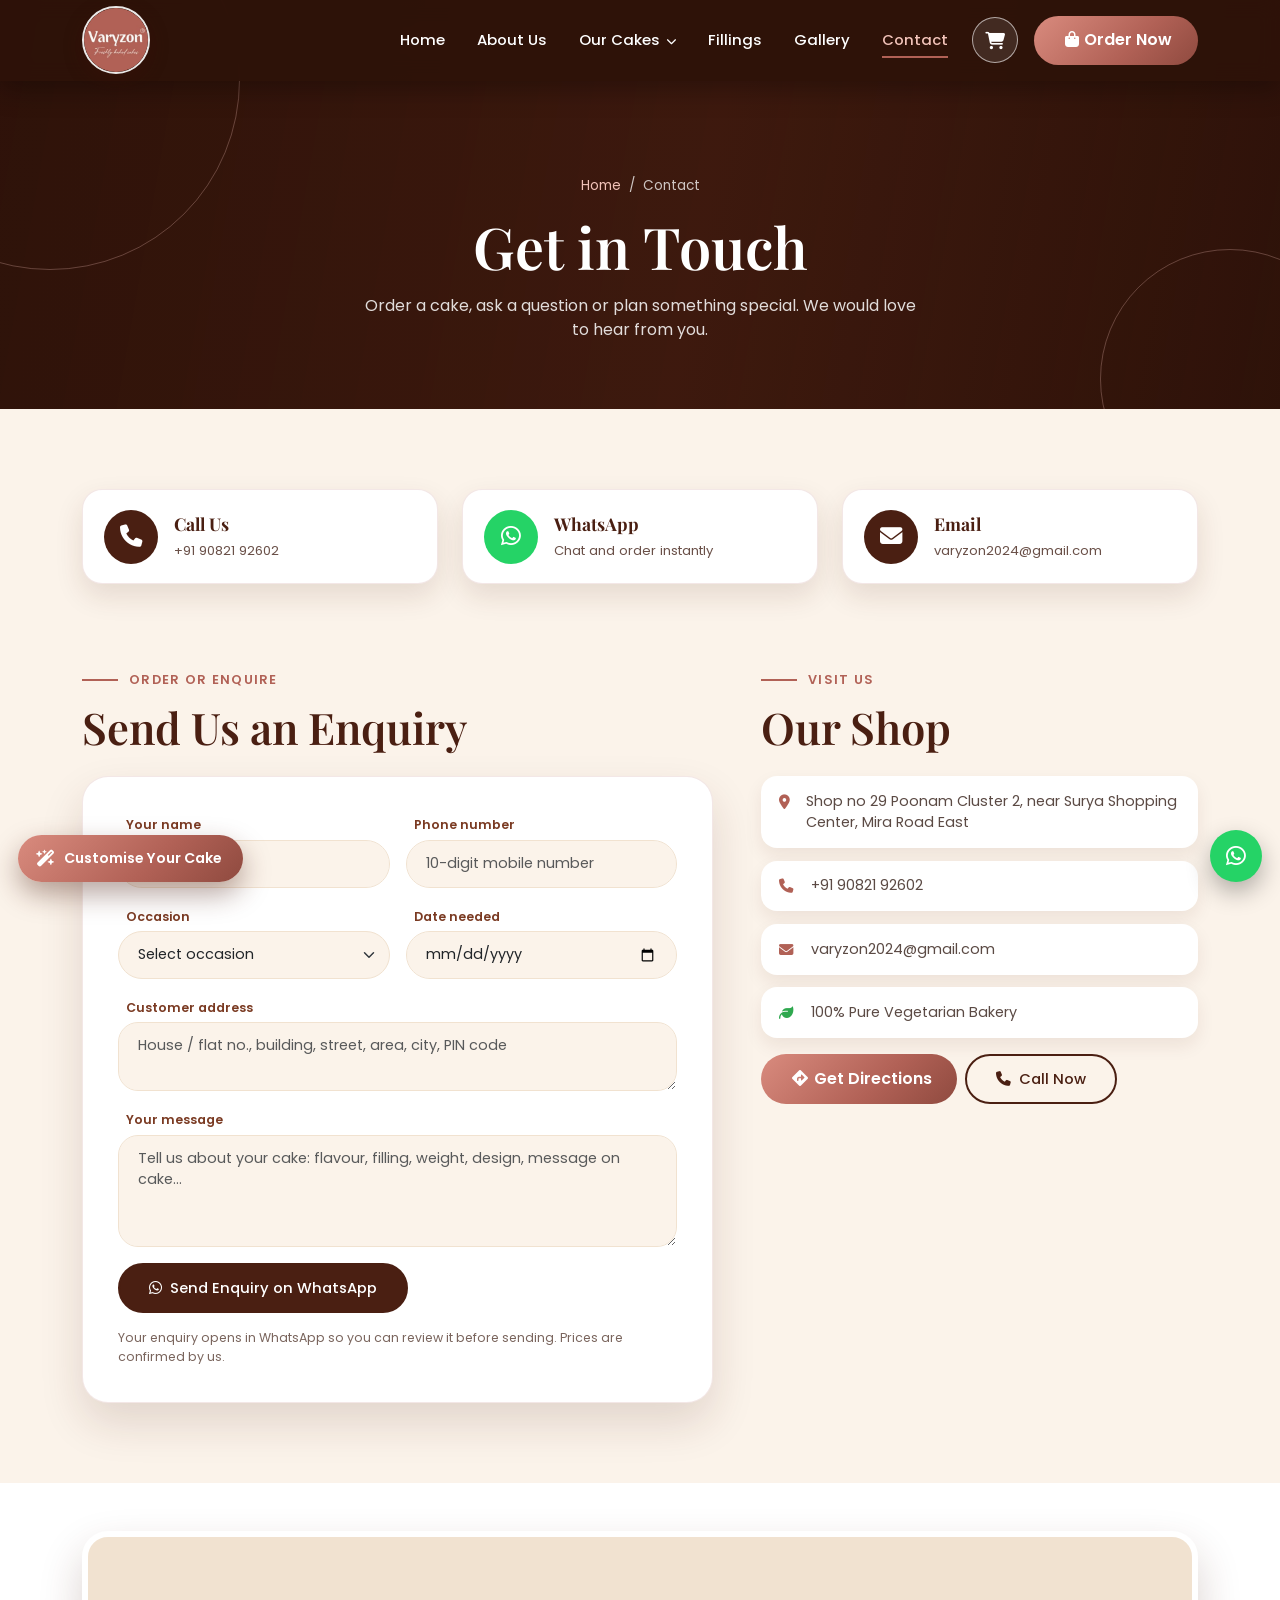
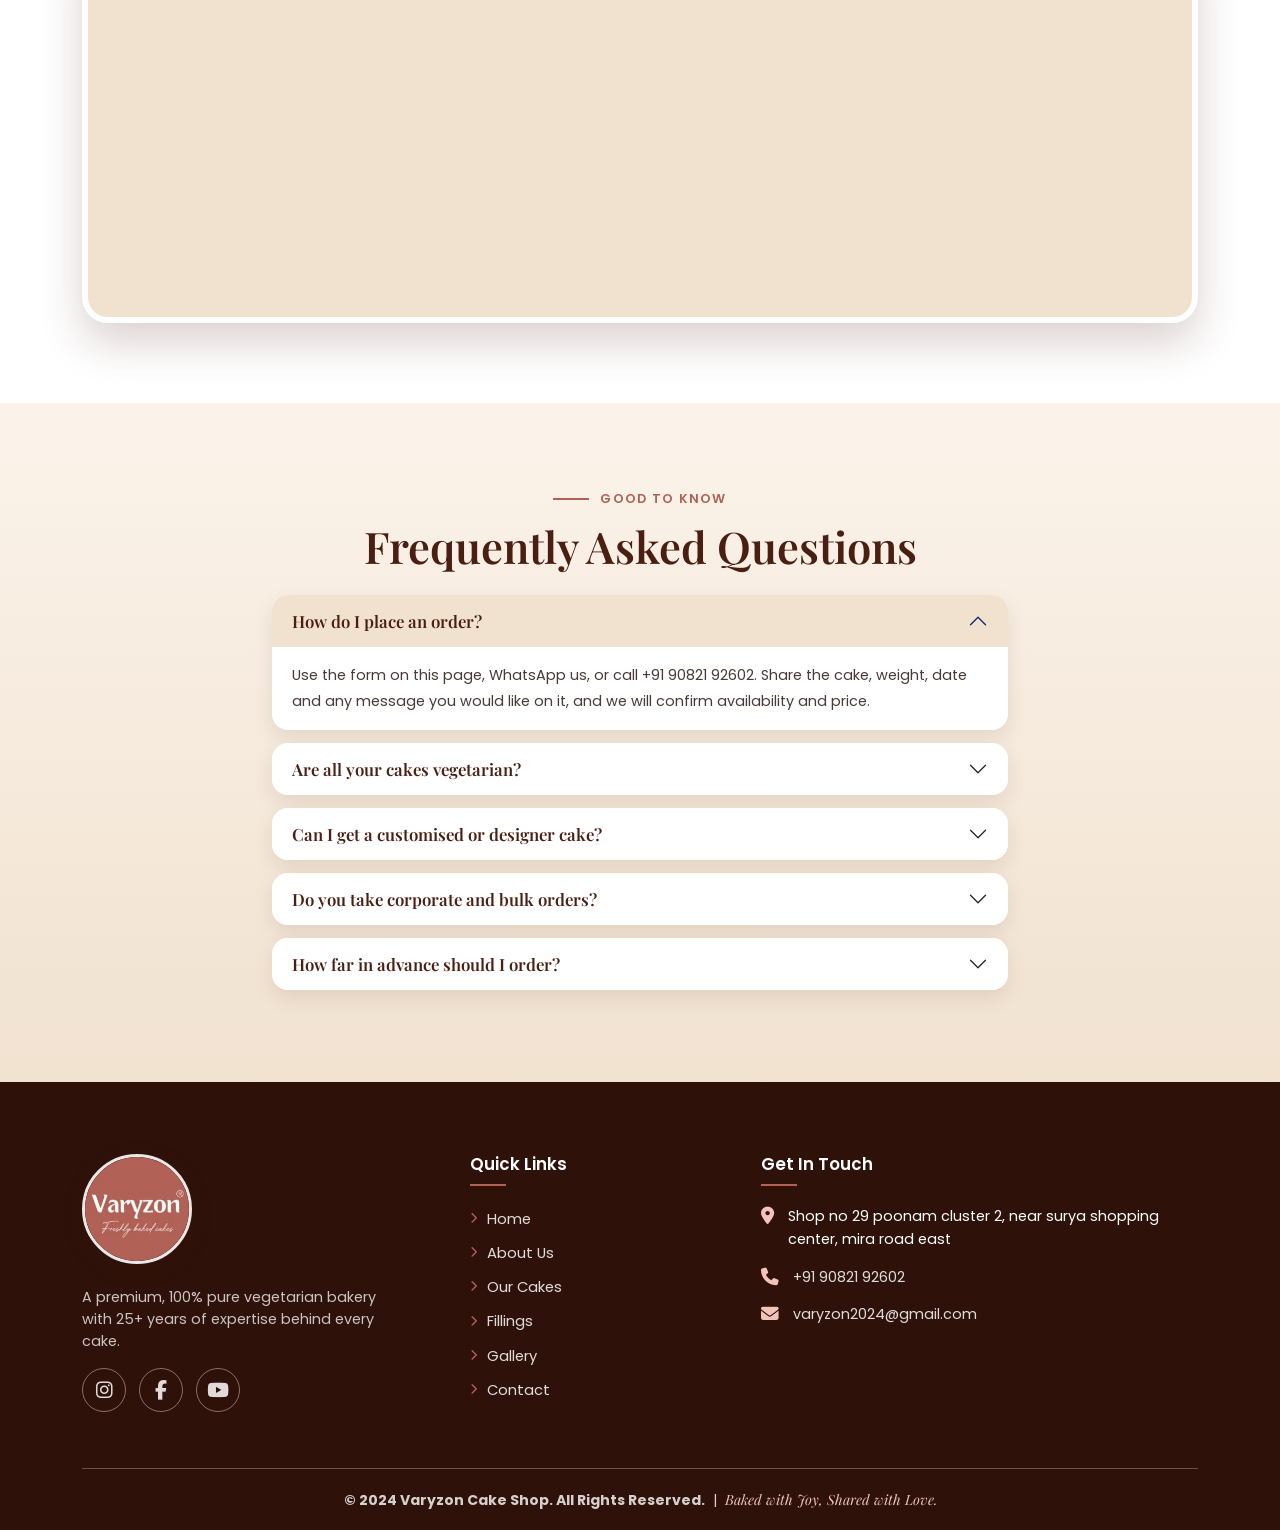
<file: contact.html>
<!DOCTYPE html>
<html lang="en">
<head>
<meta charset="UTF-8">
<meta name="viewport" content="width=device-width, initial-scale=1">
<title>Contact Us | Order a Cake | Varyzon Cake Shop, Mira Road East</title>
<meta name="description" content="Contact Varyzon Cake Shop in Mira Road East. Call +91 90821 92602, WhatsApp or send an enquiry to order premium 100% pure vegetarian cakes and desserts.">
<link rel="icon" href="images/logo.png">
<link href="https://cdn.jsdelivr.net/npm/bootstrap@5.3.3/dist/css/bootstrap.min.css" rel="stylesheet">
<link href="https://cdnjs.cloudflare.com/ajax/libs/font-awesome/6.5.2/css/all.min.css" rel="stylesheet">
<link href="https://fonts.googleapis.com/css2?family=Playfair+Display:ital,wght@0,500;0,600;0,700;1,500&family=Poppins:wght@400;500;600&family=Great+Vibes&display=swap" rel="stylesheet">
<script>document.documentElement.classList.add("js")</script>
<link href="css/base.css" rel="stylesheet">
<link href="css/shop.css" rel="stylesheet">
<link href="css/pages.css" rel="stylesheet">
<link href="css/customize.css" rel="stylesheet">
<link rel="stylesheet" href="css/popups.css">
</head>
<body class="pg">
<nav class="navbar navbar-expand-lg main-nav scrolled">
  <div class="container-xl">
    <a href="index.html" class="logo" aria-label="Varyzon home"><img src="images/logo.png" alt="Varyzon - Freshly baked cakes" width="104" height="104"></a>
    <button type="button" class="cart-btn mob-cart d-lg-none" data-bs-toggle="offcanvas" data-bs-target="#cartDrawer" aria-label="Open cart"><i class="fa-solid fa-cart-shopping"></i><span class="cart-count">0</span></button>
    <button class="navbar-toggler" data-bs-toggle="collapse" data-bs-target="#nav" aria-label="Menu"><span class="navbar-toggler-icon"></span></button>
    <div class="collapse navbar-collapse justify-content-end" id="nav">
      <ul class="navbar-nav align-items-lg-center">
        <li class="nav-item"><a class="nav-link" href="index.html">Home</a></li>
        <li class="nav-item"><a class="nav-link" href="about.html">About Us</a></li>
        <li class="nav-item dropdown"><a class="nav-link nav-cakes-toggle" href="our-cakes.html" data-href="our-cakes.html" role="button" data-bs-toggle="dropdown" aria-expanded="false">Our Cakes<i class="fa-solid fa-chevron-down caret"></i></a><ul class="dropdown-menu"><li><a class="dropdown-item" href="our-cakes.html"><i class="fa-solid fa-layer-group"></i>All Cakes</a></li><li><hr class="dropdown-divider"></li><li><a class="dropdown-item" href="indian-sweet-cakes.html"><i class="fa-solid fa-cookie-bite"></i>Indian Sweet Cakes</a></li><li><a class="dropdown-item" href="premium-cakes.html"><i class="fa-solid fa-crown"></i>Premium Cakes</a></li><li><a class="dropdown-item" href="cheese-cakes.html"><i class="fa-solid fa-cheese"></i>Cheese Cakes</a></li><li><a class="dropdown-item" href="exotic-gateau.html"><i class="fa-solid fa-gem"></i>Exotic Gateau</a></li><li><a class="dropdown-item" href="all-season-cakes.html"><i class="fa-solid fa-sun"></i>All Season Cakes</a></li><li><a class="dropdown-item" href="melody-of-fruit-cake.html"><i class="fa-solid fa-lemon"></i>Melody of Fruit Cake</a></li><li><a class="dropdown-item" href="desserts.html"><i class="fa-solid fa-ice-cream"></i>Desserts</a></li></ul></li>
        <li class="nav-item"><a class="nav-link" href="fillings.html">Fillings</a></li>
        <li class="nav-item"><a class="nav-link" href="gallery.html">Gallery</a></li>
        <li class="nav-item"><a class="nav-link active" href="contact.html" aria-current="page">Contact</a></li>
      </ul>
      <button type="button" class="cart-btn d-none d-lg-inline-grid ms-lg-2" data-bs-toggle="offcanvas" data-bs-target="#cartDrawer" aria-label="Open cart"><i class="fa-solid fa-cart-shopping"></i><span class="cart-count">0</span></button>
      <a href="contact.html" class="btn btn-gold pulse ms-lg-3 mt-3 mt-lg-0"><i class="fa-solid fa-bag-shopping"></i>Order Now</a>
    </div>
  </div>
</nav>
<header class="page-hero" style="--hero-img:url('https://images.unsplash.com/photo-1488477181946-6428a0291777?auto=format&fit=crop&w=1800&q=75')">
  <div class="container-xl">
    <div class="crumbs"><a href="index.html">Home</a> &nbsp;/&nbsp; Contact</div>
    <h1>Get in Touch</h1>
    <p>Order a cake, ask a question or plan something special. We would love to hear from you.</p>
  </div>
</header>

<main>
<section class="sec pb-0">
  <div class="container-xl">
    <div class="row g-3 g-md-4">
      <div class="col-md-4 reveal"><a class="cta-card" href="tel:+919082192602"><span class="ic"><i class="fa-solid fa-phone"></i></span><span><b>Call Us</b><small>+91 90821 92602</small></span></a></div>
      <div class="col-md-4 reveal" style="--d:.1s"><a class="cta-card wa" target="_blank" rel="noopener" href="https://wa.me/919082192602?text=Hi%20Varyzon%2C%20I%27d%20like%20to%20order%20a%20cake."><span class="ic"><i class="fa-brands fa-whatsapp"></i></span><span><b>WhatsApp</b><small>Chat and order instantly</small></span></a></div>
      <div class="col-md-4 reveal" style="--d:.2s"><a class="cta-card" href="mailto:varyzon2024@gmail.com"><span class="ic"><i class="fa-solid fa-envelope"></i></span><span><b>Email</b><small>varyzon2024@gmail.com</small></span></a></div>
    </div>
  </div>
</section>

<section class="sec">
  <div class="container-xl">
    <div class="row g-4 g-lg-5">
      <div class="col-lg-7 reveal">
        <div class="kicker">Order or Enquire</div>
        <h2 class="sec-title mb-4">Send Us an Enquiry</h2>
        <form id="cForm" class="form-card" novalidate>
          <div class="row g-3">
            <div class="col-md-6"><label class="fl" for="cName">Your name</label><input class="form-control" id="cName" placeholder="Your name" autocomplete="name" required></div>
            <div class="col-md-6"><label class="fl" for="cPhone">Phone number</label><input class="form-control" id="cPhone" type="tel" inputmode="tel" placeholder="10-digit mobile number" autocomplete="tel" pattern="[0-9+ ]{10,14}" required></div>
            <div class="col-md-6"><label class="fl" for="cOcc">Occasion</label>
              <select class="form-select" id="cOcc"><option value="">Select occasion</option><option>Birthday</option><option>Anniversary</option><option>Wedding</option><option>Baby Shower</option><option>Corporate / Office</option><option>Just Because</option><option>Other</option></select></div>
            <div class="col-md-6"><label class="fl" for="cDate">Date needed</label><input class="form-control" id="cDate" type="date"></div>
            <div class="col-12"><label class="fl" for="cAddr">Customer address</label><textarea class="form-control" id="cAddr" rows="2" autocomplete="street-address" placeholder="House / flat no., building, street, area, city, PIN code"></textarea></div>
            <div class="col-12"><label class="fl" for="cMsg">Your message</label><textarea class="form-control" id="cMsg" rows="4" placeholder="Tell us about your cake: flavour, filling, weight, design, message on cake&hellip;"></textarea></div>
            <div class="col-12"><button class="btn btn-choc" type="submit"><i class="fa-brands fa-whatsapp me-2"></i>Send Enquiry on WhatsApp</button>
              <p class="mb-0 mt-3" style="font-size:.78rem;color:#7a655d">Your enquiry opens in WhatsApp so you can review it before sending. Prices are confirmed by us.</p></div>
          </div>
        </form>
      </div>
      <div class="col-lg-5 reveal" style="--d:.1s">
        <div class="kicker">Visit Us</div>
        <h2 class="sec-title mb-4">Our Shop</h2>
        <div class="info-list">
          <div class="c-row"><i class="fa-solid fa-location-dot"></i><span>Shop no 29 Poonam Cluster 2, near Surya Shopping Center, Mira Road East</span></div>
          <div class="c-row"><i class="fa-solid fa-phone"></i><a href="tel:+919082192602">+91 90821 92602</a></div>
          <div class="c-row"><i class="fa-solid fa-envelope"></i><a href="mailto:varyzon2024@gmail.com">varyzon2024@gmail.com</a></div>
          <div class="c-row"><i class="fa-solid fa-leaf" style="color:#2fa84f"></i><span>100% Pure Vegetarian Bakery</span></div>
        </div>
        <div class="d-flex flex-wrap gap-2 mt-3">
          <a class="btn btn-gold" target="_blank" rel="noopener" href="https://www.google.com/maps/search/?api=1&amp;query=Varyzon+Cake+Shop+Poonam+Cluster+Mira+Road+East"><i class="fa-solid fa-diamond-turn-right"></i>Get Directions</a>
          <a class="btn btn-line" href="tel:+919082192602"><i class="fa-solid fa-phone me-2"></i>Call Now</a>
        </div>
      </div>
    </div>
  </div>
</section>

<section class="sec alt pt-5">
  <div class="container-xl">
    <div class="map-card reveal" style="min-height:360px">
      <iframe title="Varyzon Cake Shop on Google Maps" loading="lazy" referrerpolicy="no-referrer-when-downgrade" src="https://www.google.com/maps?q=Poonam+Cluster+2+Mira+Road+East+Mumbai&amp;output=embed"></iframe>
    </div>
  </div>
</section>

<section class="sec soft">
  <div class="container-xl">
    <div class="row justify-content-center"><div class="col-lg-8">
      <div class="text-center mb-4 reveal"><div class="kicker">Good to know</div><h2 class="sec-title">Frequently Asked Questions</h2></div>
      <div class="accordion faq reveal" id="faq">
      <div class="accordion-item"><h3 class="accordion-header"><button class="accordion-button" type="button" data-bs-toggle="collapse" data-bs-target="#q0" aria-expanded="true" aria-controls="q0">How do I place an order?</button></h3>
      <div id="q0" class="accordion-collapse collapse show" data-bs-parent="#faq"><div class="accordion-body">Use the form on this page, WhatsApp us, or call +91 90821 92602. Share the cake, weight, date and any message you would like on it, and we will confirm availability and price.</div></div></div>
      <div class="accordion-item"><h3 class="accordion-header"><button class="accordion-button collapsed" type="button" data-bs-toggle="collapse" data-bs-target="#q1" aria-expanded="false" aria-controls="q1">Are all your cakes vegetarian?</button></h3>
      <div id="q1" class="accordion-collapse collapse" data-bs-parent="#faq"><div class="accordion-body">Yes. Varyzon is a 100% pure vegetarian bakery.</div></div></div>
      <div class="accordion-item"><h3 class="accordion-header"><button class="accordion-button collapsed" type="button" data-bs-toggle="collapse" data-bs-target="#q2" aria-expanded="false" aria-controls="q2">Can I get a customised or designer cake?</button></h3>
      <div id="q2" class="accordion-collapse collapse" data-bs-parent="#faq"><div class="accordion-body">Yes. Custom flavours and designs are available on request for birthdays, anniversaries, weddings and other celebrations. Send us a reference photo on WhatsApp if you have one.</div></div></div>
      <div class="accordion-item"><h3 class="accordion-header"><button class="accordion-button collapsed" type="button" data-bs-toggle="collapse" data-bs-target="#q3" aria-expanded="false" aria-controls="q3">Do you take corporate and bulk orders?</button></h3>
      <div id="q3" class="accordion-collapse collapse" data-bs-parent="#faq"><div class="accordion-body">Yes. We offer corporate orders and celebration gifting. Contact us with your requirement and quantity and we will get back to you.</div></div></div>
      <div class="accordion-item"><h3 class="accordion-header"><button class="accordion-button collapsed" type="button" data-bs-toggle="collapse" data-bs-target="#q4" aria-expanded="false" aria-controls="q4">How far in advance should I order?</button></h3>
      <div id="q4" class="accordion-collapse collapse" data-bs-parent="#faq"><div class="accordion-body">Please contact us as early as you can, especially for designer and wedding cakes, so we can confirm your date. Call or WhatsApp us for specific timing.</div></div></div>
      </div>
    </div></div>
  </div>
</section>
</main>


<footer class="site-footer">
  <div class="container-xl">
    <div class="row g-4 g-lg-5">
      <div class="col-lg-4">
        <a href="index.html" class="logo sm mb-3" aria-label="Varyzon home"><img src="images/logo.png" alt="Varyzon - Freshly baked cakes" width="110" height="110"></a>
        <p style="font-size:.9rem;color:rgba(255,255,255,.75);max-width:320px">A premium, 100% pure vegetarian bakery with 25+ years of expertise behind every cake.</p>
        <div class="fsocial mt-3">
          <a href="https://www.instagram.com/varyzonthecakeshop?utm_source=qr&cplk=MW8yN3Z2NnRkbmpuaw==" target="_blank" rel="noopener" aria-label="Instagram"><i class="fa-brands fa-instagram"></i></a>
          <a href="#" aria-label="Facebook"><i class="fa-brands fa-facebook-f"></i></a>
          <a href="#" aria-label="YouTube"><i class="fa-brands fa-youtube"></i></a>
        </div>
      </div>
      <div class="col-6 col-lg-3">
        <h4>Quick Links</h4>
        <ul class="flinks">
          <li><a href="index.html"><i class="fa-solid fa-chevron-right"></i>Home</a></li>
          <li><a href="about.html"><i class="fa-solid fa-chevron-right"></i>About Us</a></li>
          <li><a href="our-cakes.html"><i class="fa-solid fa-chevron-right"></i>Our Cakes</a></li>
          <li><a href="fillings.html"><i class="fa-solid fa-chevron-right"></i>Fillings</a></li>
          <li><a href="gallery.html"><i class="fa-solid fa-chevron-right"></i>Gallery</a></li>
          <li><a href="contact.html"><i class="fa-solid fa-chevron-right"></i>Contact</a></li>
        </ul>
      </div>
      <div class="col-lg-5">
        <h4>Get In Touch</h4>
        <div class="crow"><i class="fa-solid fa-location-dot"></i><span>Shop no 29 poonam cluster 2, near surya shopping center, mira road east</span></div>
        <div class="crow"><i class="fa-solid fa-phone"></i><a href="tel:+919082192602">+91 90821 92602</a></div>
        <div class="crow"><i class="fa-solid fa-envelope"></i><a href="mailto:varyzon2024@gmail.com">varyzon2024@gmail.com</a></div>
      </div>
    </div>
    <div class="fbottom"><strong>&copy; 2024 Varyzon Cake Shop. All Rights Reserved.</strong> &nbsp;|&nbsp; <em>Baked with Joy, Shared with Love.</em></div>
  </div>
</footer>

<button class="fab top" id="toTop" aria-label="Back to top"><i class="fa-solid fa-chevron-up"></i></button>
<a class="fab wa" href="https://wa.me/919082192602?text=Hi%20Varyzon%2C%20I%27d%20like%20to%20order%20a%20cake." target="_blank" rel="noopener" aria-label="Order on WhatsApp"><i class="fa-brands fa-whatsapp"></i></a>

<script src="https://cdn.jsdelivr.net/npm/bootstrap@5.3.3/dist/js/bootstrap.bundle.min.js"></script>
<script src="js/shop.js"></script>
<script src="js/pages.js"></script>
<script>
(function(){
  var f=document.getElementById('cForm'),d=document.getElementById('cDate');
  d.min=new Date().toISOString().slice(0,10);
  f.addEventListener('submit',function(e){
    e.preventDefault();
    if(!f.checkValidity()){f.reportValidity();return;}
    var v=function(id){return document.getElementById(id).value.trim();};
    var t='Hi Varyzon, I am '+v('cName')+' ('+v('cPhone')+').'
      +(v('cOcc')?' Occasion: '+v('cOcc')+'.':'')+(v('cDate')?' Needed on: '+v('cDate')+'.':'')+(v('cMsg')?' '+v('cMsg'):'');
    window.open('https://wa.me/919082192602?text='+encodeURIComponent(t),'_blank','noopener');
  });
})();
</script>
<script src="js/customize.js"></script>
<script src="firebase/firebase-config.js"></script>
<script src="js/popups.js"></script>
</body>
</html>
</file>
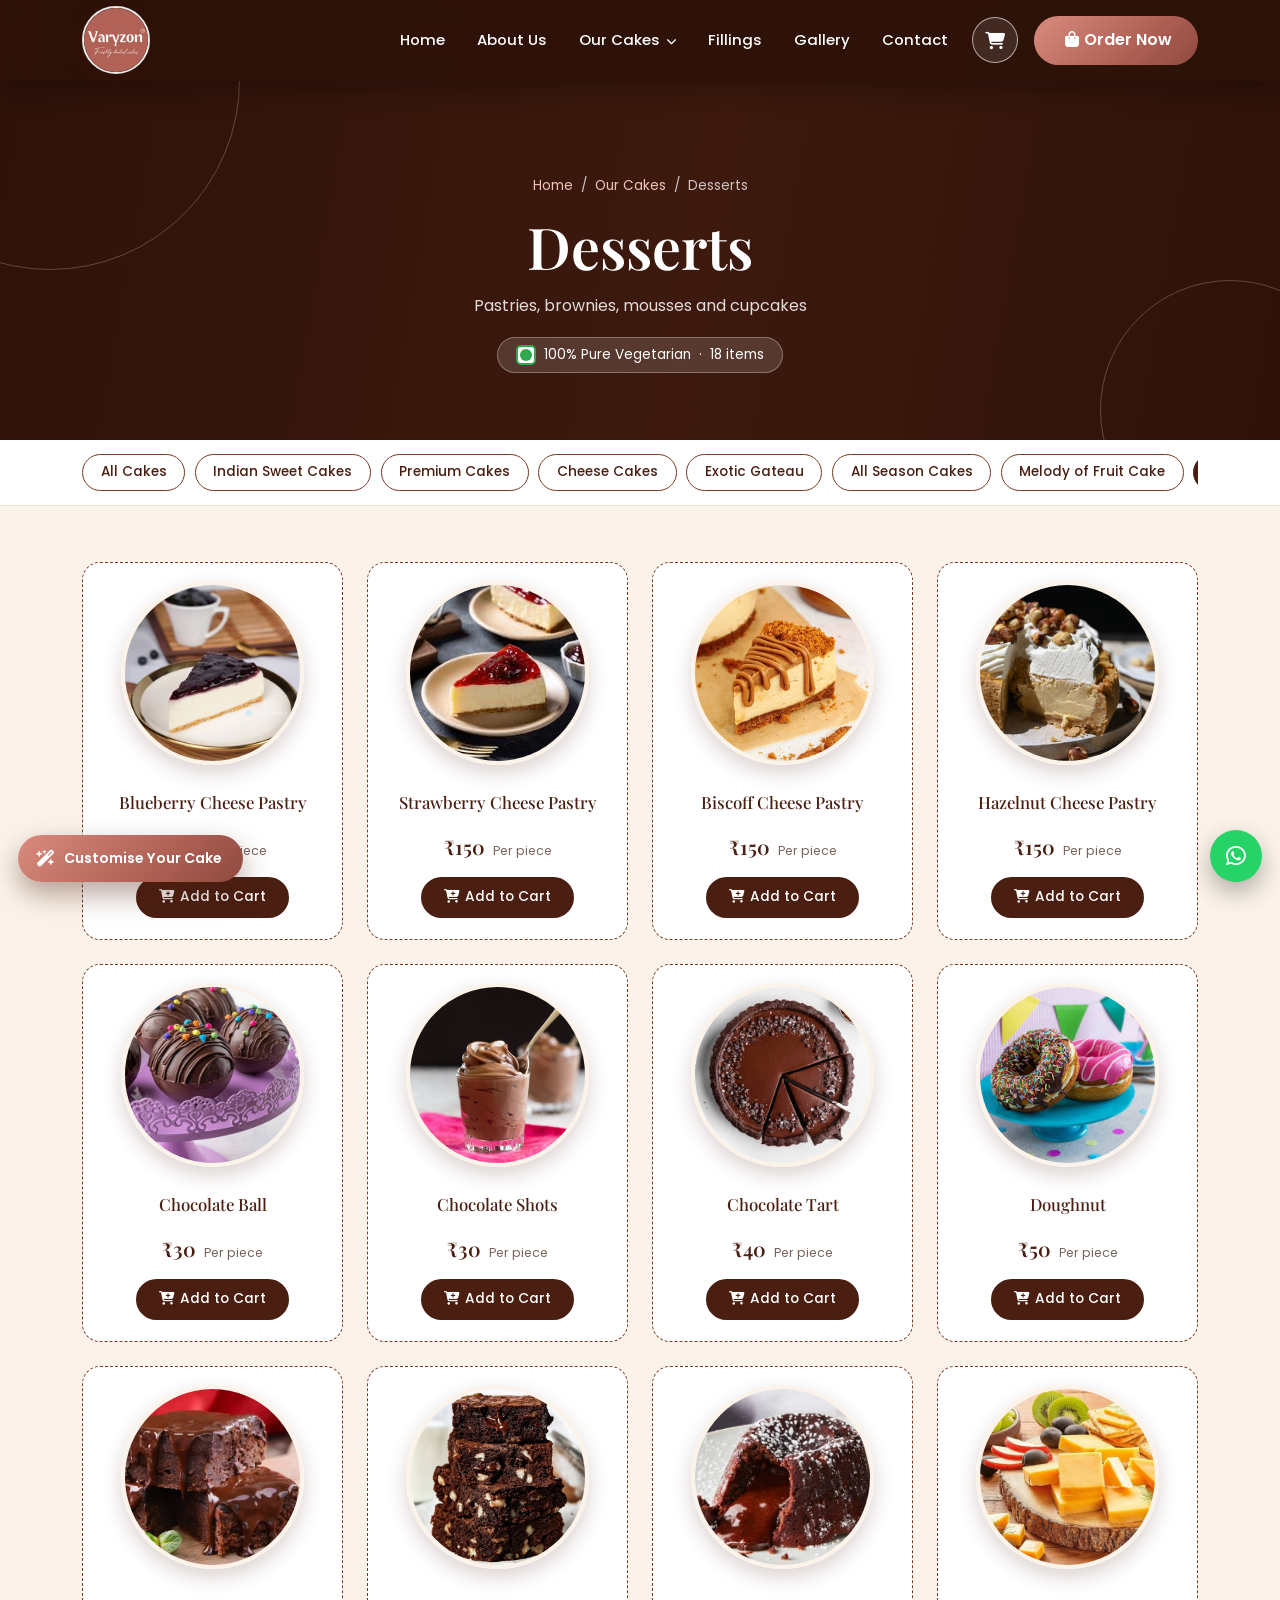
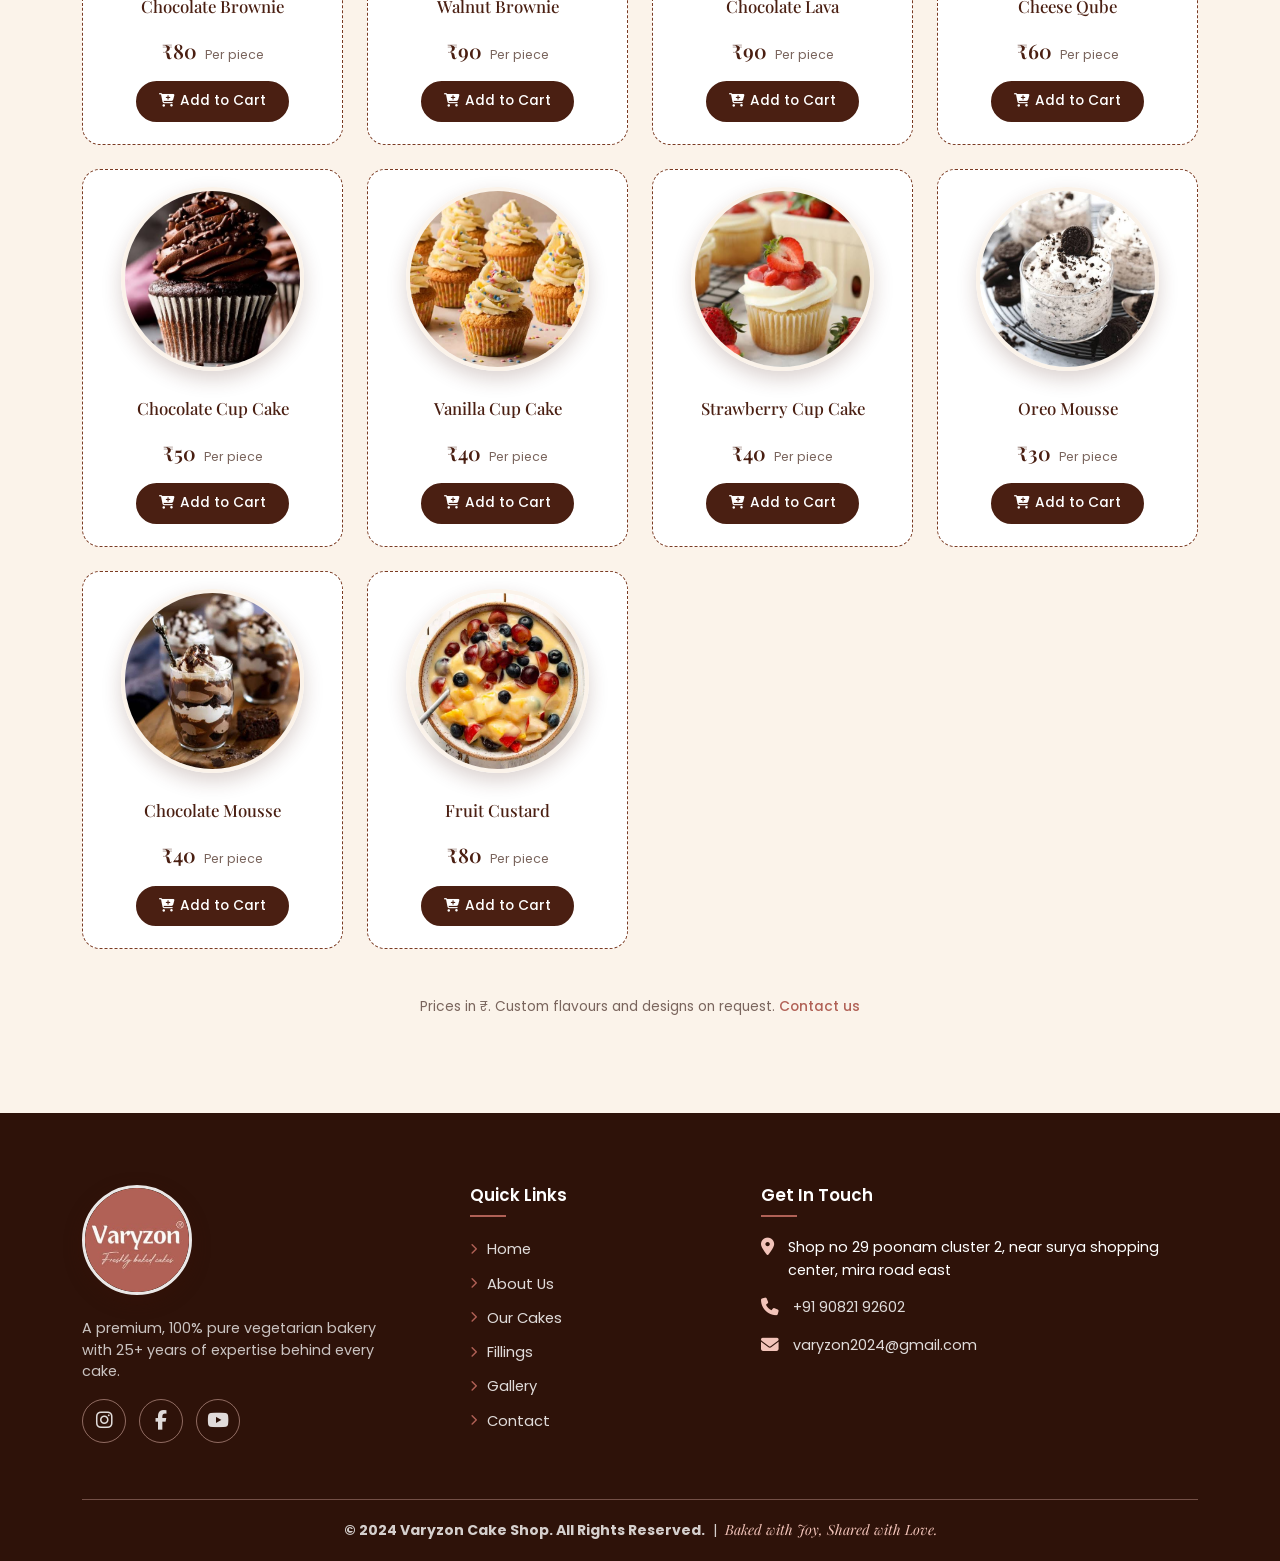
<file: desserts.html>
<!DOCTYPE html>
<html lang="en">
<head>
<meta charset="UTF-8">
<meta name="viewport" content="width=device-width, initial-scale=1">
<title>Desserts | Varyzon Cake Shop</title>
<meta name="description" content="Pastries, brownies, mousses and cupcakes. Order Desserts online from Varyzon Cake Shop, Mira Road East.">
<link rel="icon" href="images/logo.png">
<link href="https://cdn.jsdelivr.net/npm/bootstrap@5.3.3/dist/css/bootstrap.min.css" rel="stylesheet">
<link href="https://cdnjs.cloudflare.com/ajax/libs/font-awesome/6.5.2/css/all.min.css" rel="stylesheet">
<link href="https://fonts.googleapis.com/css2?family=Playfair+Display:ital,wght@0,500;0,600;0,700;1,500&family=Poppins:wght@400;500;600&family=Great+Vibes&display=swap" rel="stylesheet">
<link href="css/base.css" rel="stylesheet">
<link href="css/shop.css" rel="stylesheet">
<link href="css/customize.css" rel="stylesheet">
<link rel="stylesheet" href="css/popups.css">
</head>
<body>
<nav class="navbar navbar-expand-lg main-nav scrolled">
  <div class="container-xl">
    <a href="index.html" class="logo" aria-label="Varyzon home"><img src="images/logo.png" alt="Varyzon - Freshly baked cakes" width="104" height="104"></a>
    <button type="button" class="cart-btn mob-cart d-lg-none" data-bs-toggle="offcanvas" data-bs-target="#cartDrawer" aria-label="Open cart"><i class="fa-solid fa-cart-shopping"></i><span class="cart-count">0</span></button>
    <button class="navbar-toggler" data-bs-toggle="collapse" data-bs-target="#nav" aria-label="Menu"><span class="navbar-toggler-icon"></span></button>
    <div class="collapse navbar-collapse justify-content-end" id="nav">
      <ul class="navbar-nav align-items-lg-center">
        <li class="nav-item"><a class="nav-link" href="index.html#hero">Home</a></li>
        <li class="nav-item"><a class="nav-link" href="about.html">About Us</a></li>
        <li class="nav-item dropdown"><a class="nav-link nav-cakes-toggle" href="index.html#cakes" data-href="our-cakes.html" role="button" data-bs-toggle="dropdown" aria-expanded="false">Our Cakes<i class="fa-solid fa-chevron-down caret"></i></a><ul class="dropdown-menu"><li><a class="dropdown-item" href="our-cakes.html"><i class="fa-solid fa-layer-group"></i>All Cakes</a></li><li><hr class="dropdown-divider"></li><li><a class="dropdown-item" href="indian-sweet-cakes.html"><i class="fa-solid fa-cookie-bite"></i>Indian Sweet Cakes</a></li><li><a class="dropdown-item" href="premium-cakes.html"><i class="fa-solid fa-crown"></i>Premium Cakes</a></li><li><a class="dropdown-item" href="cheese-cakes.html"><i class="fa-solid fa-cheese"></i>Cheese Cakes</a></li><li><a class="dropdown-item" href="exotic-gateau.html"><i class="fa-solid fa-gem"></i>Exotic Gateau</a></li><li><a class="dropdown-item" href="all-season-cakes.html"><i class="fa-solid fa-sun"></i>All Season Cakes</a></li><li><a class="dropdown-item" href="melody-of-fruit-cake.html"><i class="fa-solid fa-lemon"></i>Melody of Fruit Cake</a></li><li><a class="dropdown-item" href="desserts.html"><i class="fa-solid fa-ice-cream"></i>Desserts</a></li></ul></li>
        <li class="nav-item"><a class="nav-link" href="fillings.html">Fillings</a></li>
        <li class="nav-item"><a class="nav-link" href="gallery.html">Gallery</a></li>
        <li class="nav-item"><a class="nav-link" href="contact.html">Contact</a></li>
      </ul>
      <button type="button" class="cart-btn d-none d-lg-inline-grid ms-lg-2" data-bs-toggle="offcanvas" data-bs-target="#cartDrawer" aria-label="Open cart"><i class="fa-solid fa-cart-shopping"></i><span class="cart-count">0</span></button>
      <a href="contact.html" class="btn btn-gold pulse ms-lg-3 mt-3 mt-lg-0"><i class="fa-solid fa-bag-shopping"></i>Order Now</a>
    </div>
  </div>
</nav>

<header class="page-hero" style="--hero-img:url('https://images.unsplash.com/photo-1587668178277-295251f900ce?auto=format&fit=crop&w=1800&q=75')">
  <div class="container-xl">
    <div class="crumbs"><a href="index.html">Home</a> &nbsp;/&nbsp; <a href="our-cakes.html">Our Cakes</a> &nbsp;/&nbsp; Desserts</div>
    <h1>Desserts</h1>
    <p>Pastries, brownies, mousses and cupcakes</p>
    <div class="count-pill"><span class="veg-mark" style="width:20px;height:20px"></span>100% Pure Vegetarian &nbsp;&middot;&nbsp; 18 items</div>
  </div>
</header>

<div class="chips-wrap"><div class="container-xl"><nav class="chips" aria-label="Cake categories"><a href="our-cakes.html">All Cakes</a><a href="indian-sweet-cakes.html">Indian Sweet Cakes</a><a href="premium-cakes.html">Premium Cakes</a><a href="cheese-cakes.html">Cheese Cakes</a><a href="exotic-gateau.html">Exotic Gateau</a><a href="all-season-cakes.html">All Season Cakes</a><a href="melody-of-fruit-cake.html">Melody of Fruit Cake</a><a href="desserts.html" class="active">Desserts</a></nav></div></div>

<main class="shop"><div class="container-xl">

<div class="cat-block"><div class="row g-3 g-md-4"><div class="col-6 col-md-4 col-lg-3"><article class="prod" data-id="desserts-blueberry-cheese-pastry" data-name="Blueberry Cheese Pastry" data-price="150" data-unit="Per piece" data-img="images/products/blueberry-cheese-pastry.jpg"><div class="pic"><img loading="lazy" src="images/products/blueberry-cheese-pastry.jpg" data-fb="https://images.unsplash.com/photo-1519340333755-56e9c1d04579?auto=format&fit=crop&w=600&q=75" alt="Blueberry Cheese Pastry" onerror="this.onerror=null;this.src=this.dataset.fb"></div><h3>Blueberry Cheese Pastry</h3><div class="meta"><span class="price">₹150</span><span class="unit">Per piece</span></div><div class="prod-actions"><button type="button" class="btn btn-choc add-btn"><i class="fa-solid fa-cart-plus"></i>Add to Cart</button><div class="qty d-none"><button type="button" data-act="dec" aria-label="Decrease quantity">&minus;</button><span class="q">1</span><button type="button" data-act="inc" aria-label="Increase quantity">+</button></div></div></article></div><div class="col-6 col-md-4 col-lg-3"><article class="prod" data-id="desserts-strawberry-cheese-pastry" data-name="Strawberry Cheese Pastry" data-price="150" data-unit="Per piece" data-img="images/products/strawberry-cheese-pastry.jpg"><div class="pic"><img loading="lazy" src="images/products/strawberry-cheese-pastry.jpg" data-fb="https://images.unsplash.com/photo-1488477181946-6428a0291777?auto=format&fit=crop&w=600&q=75" alt="Strawberry Cheese Pastry" onerror="this.onerror=null;this.src=this.dataset.fb"></div><h3>Strawberry Cheese Pastry</h3><div class="meta"><span class="price">₹150</span><span class="unit">Per piece</span></div><div class="prod-actions"><button type="button" class="btn btn-choc add-btn"><i class="fa-solid fa-cart-plus"></i>Add to Cart</button><div class="qty d-none"><button type="button" data-act="dec" aria-label="Decrease quantity">&minus;</button><span class="q">1</span><button type="button" data-act="inc" aria-label="Increase quantity">+</button></div></div></article></div><div class="col-6 col-md-4 col-lg-3"><article class="prod" data-id="desserts-biscoff-cheese-pastry" data-name="Biscoff Cheese Pastry" data-price="150" data-unit="Per piece" data-img="images/products/biscoff-cheese-pastry.jpg"><div class="pic"><img loading="lazy" src="images/products/biscoff-cheese-pastry.jpg" data-fb="https://images.unsplash.com/photo-1587668178277-295251f900ce?auto=format&fit=crop&w=600&q=75" alt="Biscoff Cheese Pastry" onerror="this.onerror=null;this.src=this.dataset.fb"></div><h3>Biscoff Cheese Pastry</h3><div class="meta"><span class="price">₹150</span><span class="unit">Per piece</span></div><div class="prod-actions"><button type="button" class="btn btn-choc add-btn"><i class="fa-solid fa-cart-plus"></i>Add to Cart</button><div class="qty d-none"><button type="button" data-act="dec" aria-label="Decrease quantity">&minus;</button><span class="q">1</span><button type="button" data-act="inc" aria-label="Increase quantity">+</button></div></div></article></div><div class="col-6 col-md-4 col-lg-3"><article class="prod" data-id="desserts-hazelnut-cheese-pastry" data-name="Hazelnut Cheese Pastry" data-price="150" data-unit="Per piece" data-img="images/products/hazelnut-cheese-pastry.jpg"><div class="pic"><img loading="lazy" src="images/products/hazelnut-cheese-pastry.jpg" data-fb="https://images.unsplash.com/photo-1558636508-e0db3814bd1d?auto=format&fit=crop&w=600&q=75" alt="Hazelnut Cheese Pastry" onerror="this.onerror=null;this.src=this.dataset.fb"></div><h3>Hazelnut Cheese Pastry</h3><div class="meta"><span class="price">₹150</span><span class="unit">Per piece</span></div><div class="prod-actions"><button type="button" class="btn btn-choc add-btn"><i class="fa-solid fa-cart-plus"></i>Add to Cart</button><div class="qty d-none"><button type="button" data-act="dec" aria-label="Decrease quantity">&minus;</button><span class="q">1</span><button type="button" data-act="inc" aria-label="Increase quantity">+</button></div></div></article></div><div class="col-6 col-md-4 col-lg-3"><article class="prod" data-id="desserts-chocolate-ball" data-name="Chocolate Ball" data-price="30" data-unit="Per piece" data-img="images/products/chocolate-ball.jpg"><div class="pic"><img loading="lazy" src="images/products/chocolate-ball.jpg" data-fb="https://images.unsplash.com/photo-1578985545062-69928b1d9587?auto=format&fit=crop&w=600&q=75" alt="Chocolate Ball" onerror="this.onerror=null;this.src=this.dataset.fb"></div><h3>Chocolate Ball</h3><div class="meta"><span class="price">₹30</span><span class="unit">Per piece</span></div><div class="prod-actions"><button type="button" class="btn btn-choc add-btn"><i class="fa-solid fa-cart-plus"></i>Add to Cart</button><div class="qty d-none"><button type="button" data-act="dec" aria-label="Decrease quantity">&minus;</button><span class="q">1</span><button type="button" data-act="inc" aria-label="Increase quantity">+</button></div></div></article></div><div class="col-6 col-md-4 col-lg-3"><article class="prod" data-id="desserts-chocolate-shots" data-name="Chocolate Shots" data-price="30" data-unit="Per piece" data-img="images/products/chocolate-shots.jpg"><div class="pic"><img loading="lazy" src="images/products/chocolate-shots.jpg" data-fb="https://images.unsplash.com/photo-1565958011703-44f9829ba187?auto=format&fit=crop&w=600&q=75" alt="Chocolate Shots" onerror="this.onerror=null;this.src=this.dataset.fb"></div><h3>Chocolate Shots</h3><div class="meta"><span class="price">₹30</span><span class="unit">Per piece</span></div><div class="prod-actions"><button type="button" class="btn btn-choc add-btn"><i class="fa-solid fa-cart-plus"></i>Add to Cart</button><div class="qty d-none"><button type="button" data-act="dec" aria-label="Decrease quantity">&minus;</button><span class="q">1</span><button type="button" data-act="inc" aria-label="Increase quantity">+</button></div></div></article></div><div class="col-6 col-md-4 col-lg-3"><article class="prod" data-id="desserts-chocolate-tart" data-name="Chocolate Tart" data-price="40" data-unit="Per piece" data-img="images/products/chocolate-tart.jpg"><div class="pic"><img loading="lazy" src="images/products/chocolate-tart.jpg" data-fb="https://images.unsplash.com/photo-1464349095431-e9a21285b5f3?auto=format&fit=crop&w=600&q=75" alt="Chocolate Tart" onerror="this.onerror=null;this.src=this.dataset.fb"></div><h3>Chocolate Tart</h3><div class="meta"><span class="price">₹40</span><span class="unit">Per piece</span></div><div class="prod-actions"><button type="button" class="btn btn-choc add-btn"><i class="fa-solid fa-cart-plus"></i>Add to Cart</button><div class="qty d-none"><button type="button" data-act="dec" aria-label="Decrease quantity">&minus;</button><span class="q">1</span><button type="button" data-act="inc" aria-label="Increase quantity">+</button></div></div></article></div><div class="col-6 col-md-4 col-lg-3"><article class="prod" data-id="desserts-doughnut" data-name="Doughnut" data-price="50" data-unit="Per piece" data-img="images/products/doughnut.jpg"><div class="pic"><img loading="lazy" src="images/products/doughnut.jpg" data-fb="https://images.unsplash.com/photo-1519340333755-56e9c1d04579?auto=format&fit=crop&w=600&q=75" alt="Doughnut" onerror="this.onerror=null;this.src=this.dataset.fb"></div><h3>Doughnut</h3><div class="meta"><span class="price">₹50</span><span class="unit">Per piece</span></div><div class="prod-actions"><button type="button" class="btn btn-choc add-btn"><i class="fa-solid fa-cart-plus"></i>Add to Cart</button><div class="qty d-none"><button type="button" data-act="dec" aria-label="Decrease quantity">&minus;</button><span class="q">1</span><button type="button" data-act="inc" aria-label="Increase quantity">+</button></div></div></article></div><div class="col-6 col-md-4 col-lg-3"><article class="prod" data-id="desserts-chocolate-brownie" data-name="Chocolate Brownie" data-price="80" data-unit="Per piece" data-img="images/products/chocolate-brownie.jpg"><div class="pic"><img loading="lazy" src="images/products/chocolate-brownie.jpg" data-fb="https://images.unsplash.com/photo-1488477181946-6428a0291777?auto=format&fit=crop&w=600&q=75" alt="Chocolate Brownie" onerror="this.onerror=null;this.src=this.dataset.fb"></div><h3>Chocolate Brownie</h3><div class="meta"><span class="price">₹80</span><span class="unit">Per piece</span></div><div class="prod-actions"><button type="button" class="btn btn-choc add-btn"><i class="fa-solid fa-cart-plus"></i>Add to Cart</button><div class="qty d-none"><button type="button" data-act="dec" aria-label="Decrease quantity">&minus;</button><span class="q">1</span><button type="button" data-act="inc" aria-label="Increase quantity">+</button></div></div></article></div><div class="col-6 col-md-4 col-lg-3"><article class="prod" data-id="desserts-walnut-brownie" data-name="Walnut Brownie" data-price="90" data-unit="Per piece" data-img="images/products/walnut-brownie.jpg"><div class="pic"><img loading="lazy" src="images/products/walnut-brownie.jpg" data-fb="https://images.unsplash.com/photo-1587668178277-295251f900ce?auto=format&fit=crop&w=600&q=75" alt="Walnut Brownie" onerror="this.onerror=null;this.src=this.dataset.fb"></div><h3>Walnut Brownie</h3><div class="meta"><span class="price">₹90</span><span class="unit">Per piece</span></div><div class="prod-actions"><button type="button" class="btn btn-choc add-btn"><i class="fa-solid fa-cart-plus"></i>Add to Cart</button><div class="qty d-none"><button type="button" data-act="dec" aria-label="Decrease quantity">&minus;</button><span class="q">1</span><button type="button" data-act="inc" aria-label="Increase quantity">+</button></div></div></article></div><div class="col-6 col-md-4 col-lg-3"><article class="prod" data-id="desserts-chocolate-lava" data-name="Chocolate Lava" data-price="90" data-unit="Per piece" data-img="images/products/chocolate-lava.jpg"><div class="pic"><img loading="lazy" src="images/products/chocolate-lava.jpg" data-fb="https://images.unsplash.com/photo-1558636508-e0db3814bd1d?auto=format&fit=crop&w=600&q=75" alt="Chocolate Lava" onerror="this.onerror=null;this.src=this.dataset.fb"></div><h3>Chocolate Lava</h3><div class="meta"><span class="price">₹90</span><span class="unit">Per piece</span></div><div class="prod-actions"><button type="button" class="btn btn-choc add-btn"><i class="fa-solid fa-cart-plus"></i>Add to Cart</button><div class="qty d-none"><button type="button" data-act="dec" aria-label="Decrease quantity">&minus;</button><span class="q">1</span><button type="button" data-act="inc" aria-label="Increase quantity">+</button></div></div></article></div><div class="col-6 col-md-4 col-lg-3"><article class="prod" data-id="desserts-cheese-qube" data-name="Cheese Qube" data-price="60" data-unit="Per piece" data-img="images/products/cheese-qube.jpg"><div class="pic"><img loading="lazy" src="images/products/cheese-qube.jpg" data-fb="https://images.unsplash.com/photo-1578985545062-69928b1d9587?auto=format&fit=crop&w=600&q=75" alt="Cheese Qube" onerror="this.onerror=null;this.src=this.dataset.fb"></div><h3>Cheese Qube</h3><div class="meta"><span class="price">₹60</span><span class="unit">Per piece</span></div><div class="prod-actions"><button type="button" class="btn btn-choc add-btn"><i class="fa-solid fa-cart-plus"></i>Add to Cart</button><div class="qty d-none"><button type="button" data-act="dec" aria-label="Decrease quantity">&minus;</button><span class="q">1</span><button type="button" data-act="inc" aria-label="Increase quantity">+</button></div></div></article></div><div class="col-6 col-md-4 col-lg-3"><article class="prod" data-id="desserts-chocolate-cup-cake" data-name="Chocolate Cup Cake" data-price="50" data-unit="Per piece" data-img="images/products/chocolate-cup-cake.jpg"><div class="pic"><img loading="lazy" src="images/products/chocolate-cup-cake.jpg" data-fb="https://images.unsplash.com/photo-1565958011703-44f9829ba187?auto=format&fit=crop&w=600&q=75" alt="Chocolate Cup Cake" onerror="this.onerror=null;this.src=this.dataset.fb"></div><h3>Chocolate Cup Cake</h3><div class="meta"><span class="price">₹50</span><span class="unit">Per piece</span></div><div class="prod-actions"><button type="button" class="btn btn-choc add-btn"><i class="fa-solid fa-cart-plus"></i>Add to Cart</button><div class="qty d-none"><button type="button" data-act="dec" aria-label="Decrease quantity">&minus;</button><span class="q">1</span><button type="button" data-act="inc" aria-label="Increase quantity">+</button></div></div></article></div><div class="col-6 col-md-4 col-lg-3"><article class="prod" data-id="desserts-vanilla-cup-cake" data-name="Vanilla Cup Cake" data-price="40" data-unit="Per piece" data-img="images/products/vanilla-cup-cake.jpg"><div class="pic"><img loading="lazy" src="images/products/vanilla-cup-cake.jpg" data-fb="https://images.unsplash.com/photo-1464349095431-e9a21285b5f3?auto=format&fit=crop&w=600&q=75" alt="Vanilla Cup Cake" onerror="this.onerror=null;this.src=this.dataset.fb"></div><h3>Vanilla Cup Cake</h3><div class="meta"><span class="price">₹40</span><span class="unit">Per piece</span></div><div class="prod-actions"><button type="button" class="btn btn-choc add-btn"><i class="fa-solid fa-cart-plus"></i>Add to Cart</button><div class="qty d-none"><button type="button" data-act="dec" aria-label="Decrease quantity">&minus;</button><span class="q">1</span><button type="button" data-act="inc" aria-label="Increase quantity">+</button></div></div></article></div><div class="col-6 col-md-4 col-lg-3"><article class="prod" data-id="desserts-strawberry-cup-cake" data-name="Strawberry Cup Cake" data-price="40" data-unit="Per piece" data-img="images/products/strawberry-cup-cake.jpg"><div class="pic"><img loading="lazy" src="images/products/strawberry-cup-cake.jpg" data-fb="https://images.unsplash.com/photo-1519340333755-56e9c1d04579?auto=format&fit=crop&w=600&q=75" alt="Strawberry Cup Cake" onerror="this.onerror=null;this.src=this.dataset.fb"></div><h3>Strawberry Cup Cake</h3><div class="meta"><span class="price">₹40</span><span class="unit">Per piece</span></div><div class="prod-actions"><button type="button" class="btn btn-choc add-btn"><i class="fa-solid fa-cart-plus"></i>Add to Cart</button><div class="qty d-none"><button type="button" data-act="dec" aria-label="Decrease quantity">&minus;</button><span class="q">1</span><button type="button" data-act="inc" aria-label="Increase quantity">+</button></div></div></article></div><div class="col-6 col-md-4 col-lg-3"><article class="prod" data-id="desserts-oreo-mousse" data-name="Oreo Mousse" data-price="30" data-unit="Per piece" data-img="images/products/oreo-mousse.jpg"><div class="pic"><img loading="lazy" src="images/products/oreo-mousse.jpg" data-fb="https://images.unsplash.com/photo-1488477181946-6428a0291777?auto=format&fit=crop&w=600&q=75" alt="Oreo Mousse" onerror="this.onerror=null;this.src=this.dataset.fb"></div><h3>Oreo Mousse</h3><div class="meta"><span class="price">₹30</span><span class="unit">Per piece</span></div><div class="prod-actions"><button type="button" class="btn btn-choc add-btn"><i class="fa-solid fa-cart-plus"></i>Add to Cart</button><div class="qty d-none"><button type="button" data-act="dec" aria-label="Decrease quantity">&minus;</button><span class="q">1</span><button type="button" data-act="inc" aria-label="Increase quantity">+</button></div></div></article></div><div class="col-6 col-md-4 col-lg-3"><article class="prod" data-id="desserts-chocolate-mousse" data-name="Chocolate Mousse" data-price="40" data-unit="Per piece" data-img="images/products/chocolate-mousse.jpg"><div class="pic"><img loading="lazy" src="images/products/chocolate-mousse.jpg" data-fb="https://images.unsplash.com/photo-1587668178277-295251f900ce?auto=format&fit=crop&w=600&q=75" alt="Chocolate Mousse" onerror="this.onerror=null;this.src=this.dataset.fb"></div><h3>Chocolate Mousse</h3><div class="meta"><span class="price">₹40</span><span class="unit">Per piece</span></div><div class="prod-actions"><button type="button" class="btn btn-choc add-btn"><i class="fa-solid fa-cart-plus"></i>Add to Cart</button><div class="qty d-none"><button type="button" data-act="dec" aria-label="Decrease quantity">&minus;</button><span class="q">1</span><button type="button" data-act="inc" aria-label="Increase quantity">+</button></div></div></article></div><div class="col-6 col-md-4 col-lg-3"><article class="prod" data-id="desserts-fruit-custard" data-name="Fruit Custard" data-price="80" data-unit="Per piece" data-img="images/products/fruit-custard.jpg"><div class="pic"><img loading="lazy" src="images/products/fruit-custard.jpg" data-fb="https://images.unsplash.com/photo-1558636508-e0db3814bd1d?auto=format&fit=crop&w=600&q=75" alt="Fruit Custard" onerror="this.onerror=null;this.src=this.dataset.fb"></div><h3>Fruit Custard</h3><div class="meta"><span class="price">₹80</span><span class="unit">Per piece</span></div><div class="prod-actions"><button type="button" class="btn btn-choc add-btn"><i class="fa-solid fa-cart-plus"></i>Add to Cart</button><div class="qty d-none"><button type="button" data-act="dec" aria-label="Decrease quantity">&minus;</button><span class="q">1</span><button type="button" data-act="inc" aria-label="Increase quantity">+</button></div></div></article></div></div></div>
<p class="text-center mt-5" style="color:#7a655d;font-size:.86rem">Prices in &#8377;. Custom flavours and designs on request. <a href="contact.html" style="color:var(--gold);font-weight:500">Contact us</a></p>
</div></main>


<footer class="site-footer">
  <div class="container-xl">
    <div class="row g-4 g-lg-5">
      <div class="col-lg-4">
        <a href="index.html" class="logo sm mb-3" aria-label="Varyzon home"><img src="images/logo.png" alt="Varyzon - Freshly baked cakes" width="110" height="110"></a>
        <p style="font-size:.9rem;color:rgba(255,255,255,.75);max-width:320px">A premium, 100% pure vegetarian bakery with 25+ years of expertise behind every cake.</p>
        <div class="fsocial mt-3">
          <a href="https://www.instagram.com/varyzonthecakeshop?utm_source=qr&cplk=MW8yN3Z2NnRkbmpuaw==" target="_blank" rel="noopener" aria-label="Instagram"><i class="fa-brands fa-instagram"></i></a>
          <a href="#" aria-label="Facebook"><i class="fa-brands fa-facebook-f"></i></a>
          <a href="#" aria-label="YouTube"><i class="fa-brands fa-youtube"></i></a>
        </div>
      </div>
      <div class="col-6 col-lg-3">
        <h4>Quick Links</h4>
        <ul class="flinks">
          <li><a href="index.html"><i class="fa-solid fa-chevron-right"></i>Home</a></li>
          <li><a href="about.html"><i class="fa-solid fa-chevron-right"></i>About Us</a></li>
          <li><a href="our-cakes.html"><i class="fa-solid fa-chevron-right"></i>Our Cakes</a></li>
          <li><a href="fillings.html"><i class="fa-solid fa-chevron-right"></i>Fillings</a></li>
          <li><a href="gallery.html"><i class="fa-solid fa-chevron-right"></i>Gallery</a></li>
          <li><a href="contact.html"><i class="fa-solid fa-chevron-right"></i>Contact</a></li>
        </ul>
      </div>
      <div class="col-lg-5">
        <h4>Get In Touch</h4>
        <div class="crow"><i class="fa-solid fa-location-dot"></i><span>Shop no 29 poonam cluster 2, near surya shopping center, mira road east</span></div>
        <div class="crow"><i class="fa-solid fa-phone"></i><a href="tel:+919082192602">+91 90821 92602</a></div>
        <div class="crow"><i class="fa-solid fa-envelope"></i><a href="mailto:varyzon2024@gmail.com">varyzon2024@gmail.com</a></div>
      </div>
    </div>
    <div class="fbottom"><strong>&copy; 2024 Varyzon Cake Shop. All Rights Reserved.</strong> &nbsp;|&nbsp; <em>Baked with Joy, Shared with Love.</em></div>
  </div>
</footer>

<button class="fab top" id="toTop" aria-label="Back to top"><i class="fa-solid fa-chevron-up"></i></button>
<a class="fab wa" href="https://wa.me/919082192602?text=Hi%20Varyzon%2C%20I%27d%20like%20to%20order%20a%20cake." target="_blank" rel="noopener" aria-label="Order on WhatsApp"><i class="fa-brands fa-whatsapp"></i></a>

<script src="https://cdn.jsdelivr.net/npm/bootstrap@5.3.3/dist/js/bootstrap.bundle.min.js"></script>
<script src="js/shop.js"></script>
<script src="js/customize.js"></script>
<script src="firebase/firebase-config.js"></script>
<script src="js/popups.js"></script>
</body>
</html>
</file>
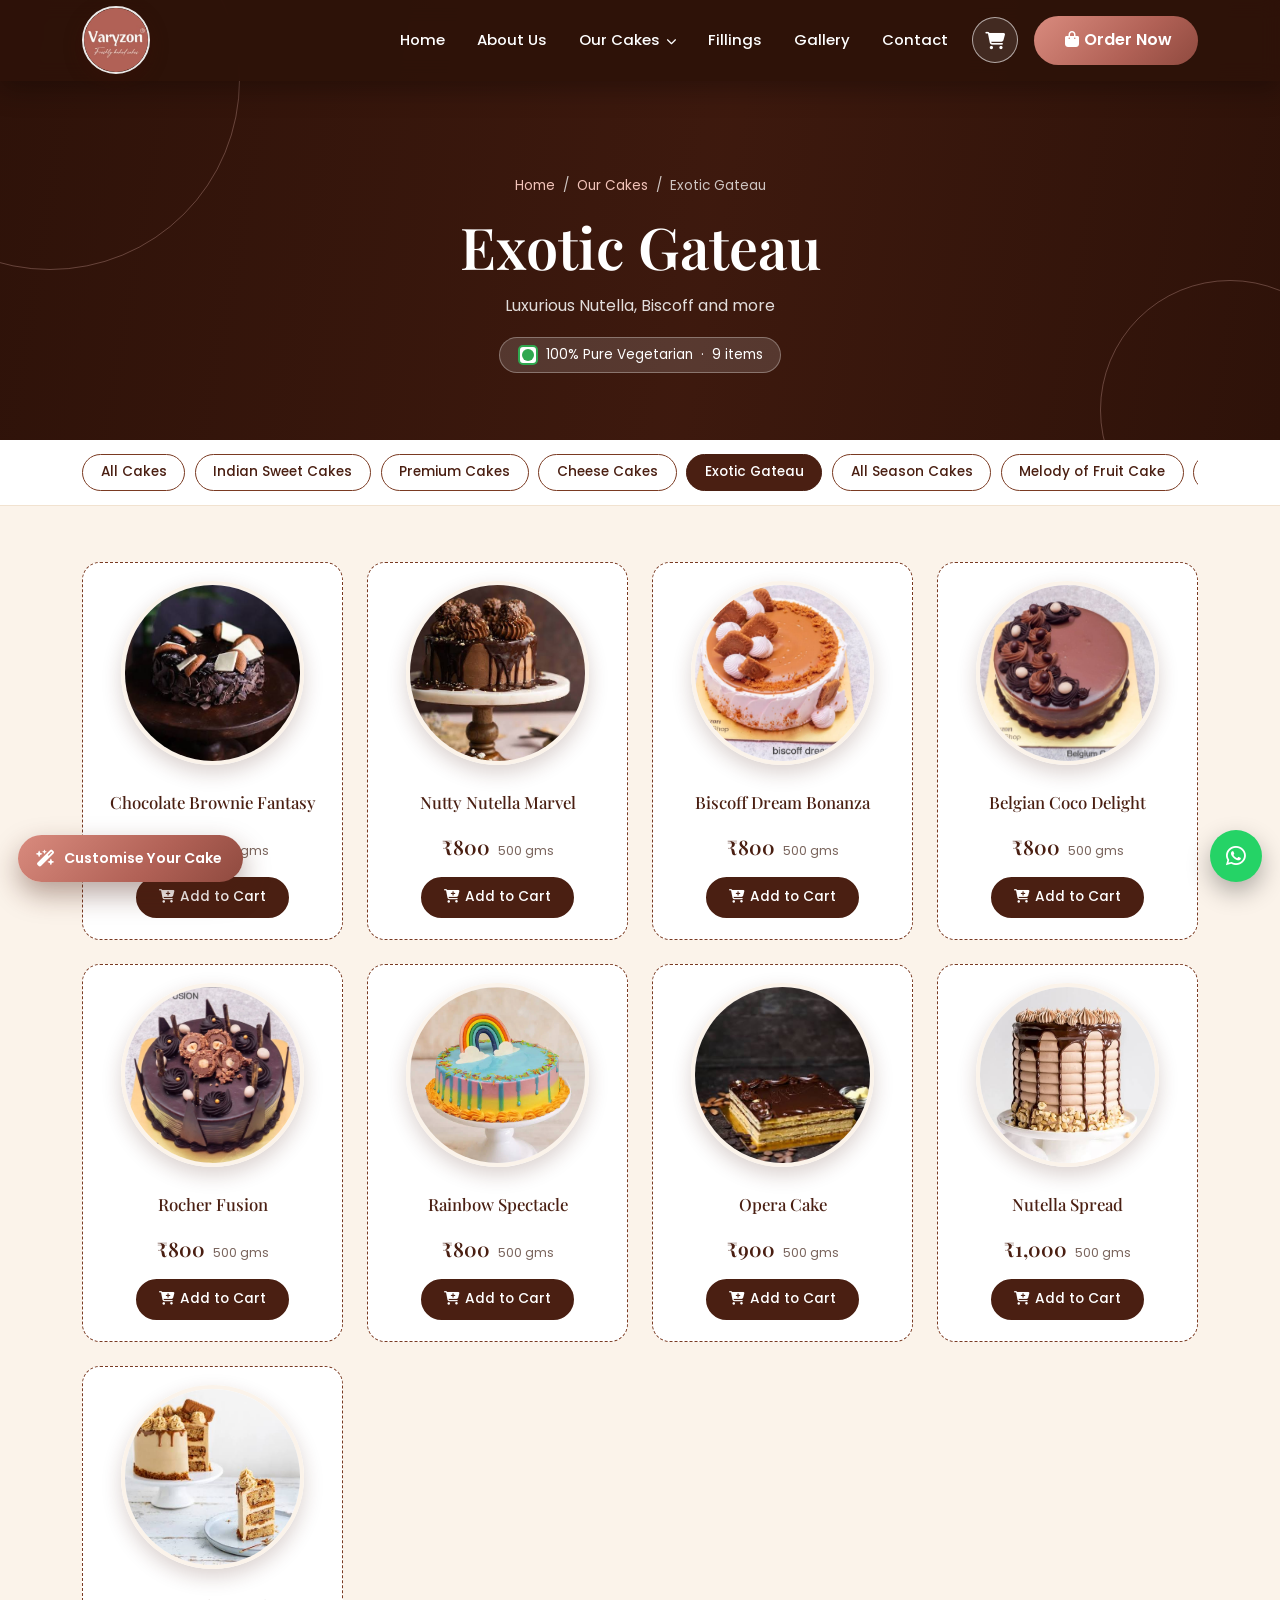
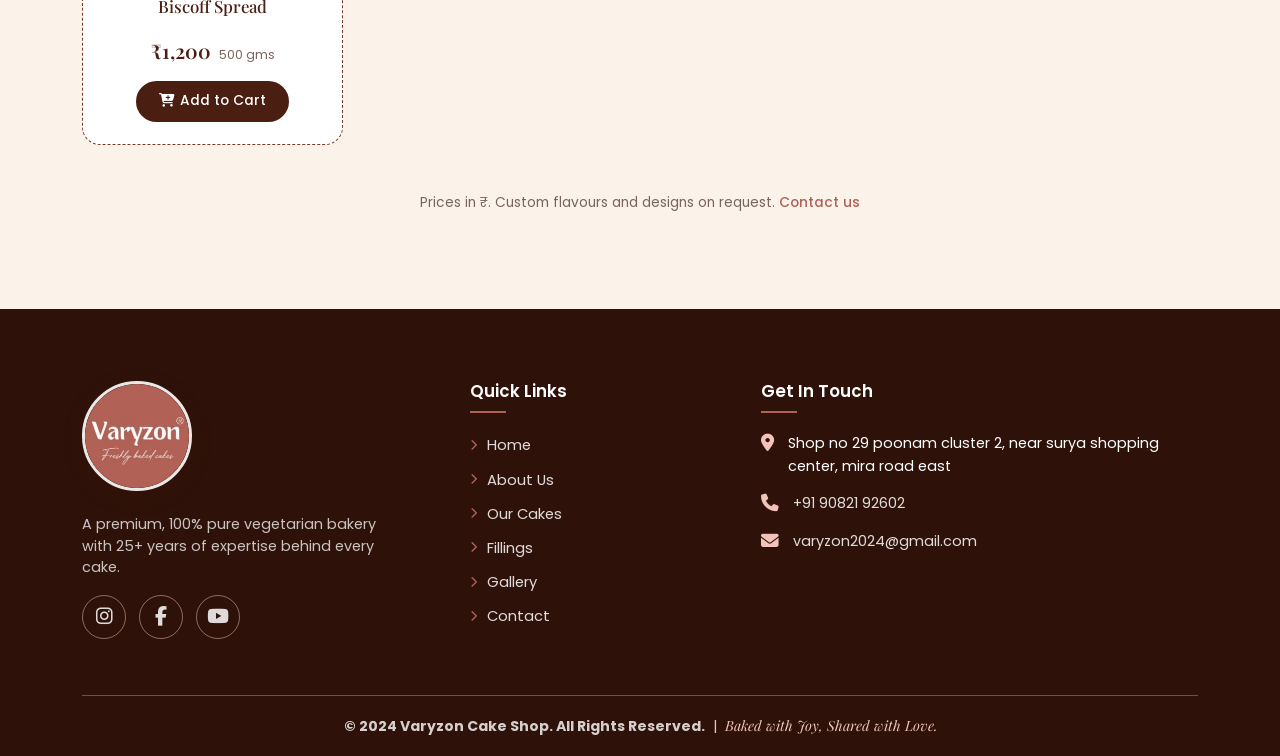
<file: exotic-gateau.html>
<!DOCTYPE html>
<html lang="en">
<head>
<meta charset="UTF-8">
<meta name="viewport" content="width=device-width, initial-scale=1">
<title>Exotic Gateau | Varyzon Cake Shop</title>
<meta name="description" content="Luxurious Nutella, Biscoff and more. Order Exotic Gateau online from Varyzon Cake Shop, Mira Road East.">
<link rel="icon" href="images/logo.png">
<link href="https://cdn.jsdelivr.net/npm/bootstrap@5.3.3/dist/css/bootstrap.min.css" rel="stylesheet">
<link href="https://cdnjs.cloudflare.com/ajax/libs/font-awesome/6.5.2/css/all.min.css" rel="stylesheet">
<link href="https://fonts.googleapis.com/css2?family=Playfair+Display:ital,wght@0,500;0,600;0,700;1,500&family=Poppins:wght@400;500;600&family=Great+Vibes&display=swap" rel="stylesheet">
<link href="css/base.css" rel="stylesheet">
<link href="css/shop.css" rel="stylesheet">
<link href="css/customize.css" rel="stylesheet">
<link rel="stylesheet" href="css/popups.css">
</head>
<body>
<nav class="navbar navbar-expand-lg main-nav scrolled">
  <div class="container-xl">
    <a href="index.html" class="logo" aria-label="Varyzon home"><img src="images/logo.png" alt="Varyzon - Freshly baked cakes" width="104" height="104"></a>
    <button type="button" class="cart-btn mob-cart d-lg-none" data-bs-toggle="offcanvas" data-bs-target="#cartDrawer" aria-label="Open cart"><i class="fa-solid fa-cart-shopping"></i><span class="cart-count">0</span></button>
    <button class="navbar-toggler" data-bs-toggle="collapse" data-bs-target="#nav" aria-label="Menu"><span class="navbar-toggler-icon"></span></button>
    <div class="collapse navbar-collapse justify-content-end" id="nav">
      <ul class="navbar-nav align-items-lg-center">
        <li class="nav-item"><a class="nav-link" href="index.html#hero">Home</a></li>
        <li class="nav-item"><a class="nav-link" href="about.html">About Us</a></li>
        <li class="nav-item dropdown"><a class="nav-link nav-cakes-toggle" href="index.html#cakes" data-href="our-cakes.html" role="button" data-bs-toggle="dropdown" aria-expanded="false">Our Cakes<i class="fa-solid fa-chevron-down caret"></i></a><ul class="dropdown-menu"><li><a class="dropdown-item" href="our-cakes.html"><i class="fa-solid fa-layer-group"></i>All Cakes</a></li><li><hr class="dropdown-divider"></li><li><a class="dropdown-item" href="indian-sweet-cakes.html"><i class="fa-solid fa-cookie-bite"></i>Indian Sweet Cakes</a></li><li><a class="dropdown-item" href="premium-cakes.html"><i class="fa-solid fa-crown"></i>Premium Cakes</a></li><li><a class="dropdown-item" href="cheese-cakes.html"><i class="fa-solid fa-cheese"></i>Cheese Cakes</a></li><li><a class="dropdown-item" href="exotic-gateau.html"><i class="fa-solid fa-gem"></i>Exotic Gateau</a></li><li><a class="dropdown-item" href="all-season-cakes.html"><i class="fa-solid fa-sun"></i>All Season Cakes</a></li><li><a class="dropdown-item" href="melody-of-fruit-cake.html"><i class="fa-solid fa-lemon"></i>Melody of Fruit Cake</a></li><li><a class="dropdown-item" href="desserts.html"><i class="fa-solid fa-ice-cream"></i>Desserts</a></li></ul></li>
        <li class="nav-item"><a class="nav-link" href="fillings.html">Fillings</a></li>
        <li class="nav-item"><a class="nav-link" href="gallery.html">Gallery</a></li>
        <li class="nav-item"><a class="nav-link" href="contact.html">Contact</a></li>
      </ul>
      <button type="button" class="cart-btn d-none d-lg-inline-grid ms-lg-2" data-bs-toggle="offcanvas" data-bs-target="#cartDrawer" aria-label="Open cart"><i class="fa-solid fa-cart-shopping"></i><span class="cart-count">0</span></button>
      <a href="contact.html" class="btn btn-gold pulse ms-lg-3 mt-3 mt-lg-0"><i class="fa-solid fa-bag-shopping"></i>Order Now</a>
    </div>
  </div>
</nav>

<header class="page-hero" style="--hero-img:url('https://images.unsplash.com/photo-1464349095431-e9a21285b5f3?auto=format&fit=crop&w=1800&q=75')">
  <div class="container-xl">
    <div class="crumbs"><a href="index.html">Home</a> &nbsp;/&nbsp; <a href="our-cakes.html">Our Cakes</a> &nbsp;/&nbsp; Exotic Gateau</div>
    <h1>Exotic Gateau</h1>
    <p>Luxurious Nutella, Biscoff and more</p>
    <div class="count-pill"><span class="veg-mark" style="width:20px;height:20px"></span>100% Pure Vegetarian &nbsp;&middot;&nbsp; 9 items</div>
  </div>
</header>

<div class="chips-wrap"><div class="container-xl"><nav class="chips" aria-label="Cake categories"><a href="our-cakes.html">All Cakes</a><a href="indian-sweet-cakes.html">Indian Sweet Cakes</a><a href="premium-cakes.html">Premium Cakes</a><a href="cheese-cakes.html">Cheese Cakes</a><a href="exotic-gateau.html" class="active">Exotic Gateau</a><a href="all-season-cakes.html">All Season Cakes</a><a href="melody-of-fruit-cake.html">Melody of Fruit Cake</a><a href="desserts.html">Desserts</a></nav></div></div>

<main class="shop"><div class="container-xl">

<div class="cat-block"><div class="row g-3 g-md-4"><div class="col-6 col-md-4 col-lg-3"><article class="prod" data-id="exotic-gateau-chocolate-brownie-fantasy" data-name="Chocolate Brownie Fantasy" data-price="800" data-unit="500 gms" data-img="images/products/chocolate-brownie-fantasy.jpg"><div class="pic"><img loading="lazy" src="images/products/chocolate-brownie-fantasy.jpg" data-fb="https://images.unsplash.com/photo-1565958011703-44f9829ba187?auto=format&fit=crop&w=600&q=75" alt="Chocolate Brownie Fantasy" onerror="this.onerror=null;this.src=this.dataset.fb"></div><h3>Chocolate Brownie Fantasy</h3><div class="meta"><span class="price">₹800</span><span class="unit">500 gms</span></div><div class="prod-actions"><button type="button" class="btn btn-choc add-btn"><i class="fa-solid fa-cart-plus"></i>Add to Cart</button><div class="qty d-none"><button type="button" data-act="dec" aria-label="Decrease quantity">&minus;</button><span class="q">1</span><button type="button" data-act="inc" aria-label="Increase quantity">+</button></div></div></article></div><div class="col-6 col-md-4 col-lg-3"><article class="prod" data-id="exotic-gateau-nutty-nutella-marvel" data-name="Nutty Nutella Marvel" data-price="800" data-unit="500 gms" data-img="images/products/nutty-nutella-marvel.jpg"><div class="pic"><img loading="lazy" src="images/products/nutty-nutella-marvel.jpg" data-fb="https://images.unsplash.com/photo-1464349095431-e9a21285b5f3?auto=format&fit=crop&w=600&q=75" alt="Nutty Nutella Marvel" onerror="this.onerror=null;this.src=this.dataset.fb"></div><h3>Nutty Nutella Marvel</h3><div class="meta"><span class="price">₹800</span><span class="unit">500 gms</span></div><div class="prod-actions"><button type="button" class="btn btn-choc add-btn"><i class="fa-solid fa-cart-plus"></i>Add to Cart</button><div class="qty d-none"><button type="button" data-act="dec" aria-label="Decrease quantity">&minus;</button><span class="q">1</span><button type="button" data-act="inc" aria-label="Increase quantity">+</button></div></div></article></div><div class="col-6 col-md-4 col-lg-3"><article class="prod" data-id="exotic-gateau-biscoff-dream-bonanza" data-name="Biscoff Dream Bonanza" data-price="800" data-unit="500 gms" data-img="images/products/biscoff-dream-bonanza.jpg"><div class="pic"><img loading="lazy" src="images/products/biscoff-dream-bonanza.jpg" data-fb="https://images.unsplash.com/photo-1519340333755-56e9c1d04579?auto=format&fit=crop&w=600&q=75" alt="Biscoff Dream Bonanza" onerror="this.onerror=null;this.src=this.dataset.fb"></div><h3>Biscoff Dream Bonanza</h3><div class="meta"><span class="price">₹800</span><span class="unit">500 gms</span></div><div class="prod-actions"><button type="button" class="btn btn-choc add-btn"><i class="fa-solid fa-cart-plus"></i>Add to Cart</button><div class="qty d-none"><button type="button" data-act="dec" aria-label="Decrease quantity">&minus;</button><span class="q">1</span><button type="button" data-act="inc" aria-label="Increase quantity">+</button></div></div></article></div><div class="col-6 col-md-4 col-lg-3"><article class="prod" data-id="exotic-gateau-belgian-coco-delight" data-name="Belgian Coco Delight" data-price="800" data-unit="500 gms" data-img="images/products/belgian-coco-delight.jpg"><div class="pic"><img loading="lazy" src="images/products/belgian-coco-delight.jpg" data-fb="https://images.unsplash.com/photo-1488477181946-6428a0291777?auto=format&fit=crop&w=600&q=75" alt="Belgian Coco Delight" onerror="this.onerror=null;this.src=this.dataset.fb"></div><h3>Belgian Coco Delight</h3><div class="meta"><span class="price">₹800</span><span class="unit">500 gms</span></div><div class="prod-actions"><button type="button" class="btn btn-choc add-btn"><i class="fa-solid fa-cart-plus"></i>Add to Cart</button><div class="qty d-none"><button type="button" data-act="dec" aria-label="Decrease quantity">&minus;</button><span class="q">1</span><button type="button" data-act="inc" aria-label="Increase quantity">+</button></div></div></article></div><div class="col-6 col-md-4 col-lg-3"><article class="prod" data-id="exotic-gateau-rocher-fusion" data-name="Rocher Fusion" data-price="800" data-unit="500 gms" data-img="images/products/rocher-fusion.jpg"><div class="pic"><img loading="lazy" src="images/products/rocher-fusion.jpg" data-fb="https://images.unsplash.com/photo-1587668178277-295251f900ce?auto=format&fit=crop&w=600&q=75" alt="Rocher Fusion" onerror="this.onerror=null;this.src=this.dataset.fb"></div><h3>Rocher Fusion</h3><div class="meta"><span class="price">₹800</span><span class="unit">500 gms</span></div><div class="prod-actions"><button type="button" class="btn btn-choc add-btn"><i class="fa-solid fa-cart-plus"></i>Add to Cart</button><div class="qty d-none"><button type="button" data-act="dec" aria-label="Decrease quantity">&minus;</button><span class="q">1</span><button type="button" data-act="inc" aria-label="Increase quantity">+</button></div></div></article></div><div class="col-6 col-md-4 col-lg-3"><article class="prod" data-id="exotic-gateau-rainbow-spectacle" data-name="Rainbow Spectacle" data-price="800" data-unit="500 gms" data-img="images/products/rainbow-spectacle.jpg"><div class="pic"><img loading="lazy" src="images/products/rainbow-spectacle.jpg" data-fb="https://images.unsplash.com/photo-1558636508-e0db3814bd1d?auto=format&fit=crop&w=600&q=75" alt="Rainbow Spectacle" onerror="this.onerror=null;this.src=this.dataset.fb"></div><h3>Rainbow Spectacle</h3><div class="meta"><span class="price">₹800</span><span class="unit">500 gms</span></div><div class="prod-actions"><button type="button" class="btn btn-choc add-btn"><i class="fa-solid fa-cart-plus"></i>Add to Cart</button><div class="qty d-none"><button type="button" data-act="dec" aria-label="Decrease quantity">&minus;</button><span class="q">1</span><button type="button" data-act="inc" aria-label="Increase quantity">+</button></div></div></article></div><div class="col-6 col-md-4 col-lg-3"><article class="prod" data-id="exotic-gateau-opera-cake" data-name="Opera Cake" data-price="900" data-unit="500 gms" data-img="images/products/opera-cake.jpg"><div class="pic"><img loading="lazy" src="images/products/opera-cake.jpg" data-fb="https://images.unsplash.com/photo-1578985545062-69928b1d9587?auto=format&fit=crop&w=600&q=75" alt="Opera Cake" onerror="this.onerror=null;this.src=this.dataset.fb"></div><h3>Opera Cake</h3><div class="meta"><span class="price">₹900</span><span class="unit">500 gms</span></div><div class="prod-actions"><button type="button" class="btn btn-choc add-btn"><i class="fa-solid fa-cart-plus"></i>Add to Cart</button><div class="qty d-none"><button type="button" data-act="dec" aria-label="Decrease quantity">&minus;</button><span class="q">1</span><button type="button" data-act="inc" aria-label="Increase quantity">+</button></div></div></article></div><div class="col-6 col-md-4 col-lg-3"><article class="prod" data-id="exotic-gateau-nutella-spread" data-name="Nutella Spread" data-price="1000" data-unit="500 gms" data-img="images/products/nutella-spread.jpg"><div class="pic"><img loading="lazy" src="images/products/nutella-spread.jpg" data-fb="https://images.unsplash.com/photo-1565958011703-44f9829ba187?auto=format&fit=crop&w=600&q=75" alt="Nutella Spread" onerror="this.onerror=null;this.src=this.dataset.fb"></div><h3>Nutella Spread</h3><div class="meta"><span class="price">₹1,000</span><span class="unit">500 gms</span></div><div class="prod-actions"><button type="button" class="btn btn-choc add-btn"><i class="fa-solid fa-cart-plus"></i>Add to Cart</button><div class="qty d-none"><button type="button" data-act="dec" aria-label="Decrease quantity">&minus;</button><span class="q">1</span><button type="button" data-act="inc" aria-label="Increase quantity">+</button></div></div></article></div><div class="col-6 col-md-4 col-lg-3"><article class="prod" data-id="exotic-gateau-biscoff-spread" data-name="Biscoff Spread" data-price="1200" data-unit="500 gms" data-img="images/products/biscoff-spread.jpg"><div class="pic"><img loading="lazy" src="images/products/biscoff-spread.jpg" data-fb="https://images.unsplash.com/photo-1464349095431-e9a21285b5f3?auto=format&fit=crop&w=600&q=75" alt="Biscoff Spread" onerror="this.onerror=null;this.src=this.dataset.fb"></div><h3>Biscoff Spread</h3><div class="meta"><span class="price">₹1,200</span><span class="unit">500 gms</span></div><div class="prod-actions"><button type="button" class="btn btn-choc add-btn"><i class="fa-solid fa-cart-plus"></i>Add to Cart</button><div class="qty d-none"><button type="button" data-act="dec" aria-label="Decrease quantity">&minus;</button><span class="q">1</span><button type="button" data-act="inc" aria-label="Increase quantity">+</button></div></div></article></div></div></div>
<p class="text-center mt-5" style="color:#7a655d;font-size:.86rem">Prices in &#8377;. Custom flavours and designs on request. <a href="contact.html" style="color:var(--gold);font-weight:500">Contact us</a></p>
</div></main>


<footer class="site-footer">
  <div class="container-xl">
    <div class="row g-4 g-lg-5">
      <div class="col-lg-4">
        <a href="index.html" class="logo sm mb-3" aria-label="Varyzon home"><img src="images/logo.png" alt="Varyzon - Freshly baked cakes" width="110" height="110"></a>
        <p style="font-size:.9rem;color:rgba(255,255,255,.75);max-width:320px">A premium, 100% pure vegetarian bakery with 25+ years of expertise behind every cake.</p>
        <div class="fsocial mt-3">
          <a href="https://www.instagram.com/varyzonthecakeshop?utm_source=qr&cplk=MW8yN3Z2NnRkbmpuaw==" target="_blank" rel="noopener" aria-label="Instagram"><i class="fa-brands fa-instagram"></i></a>
          <a href="#" aria-label="Facebook"><i class="fa-brands fa-facebook-f"></i></a>
          <a href="#" aria-label="YouTube"><i class="fa-brands fa-youtube"></i></a>
        </div>
      </div>
      <div class="col-6 col-lg-3">
        <h4>Quick Links</h4>
        <ul class="flinks">
          <li><a href="index.html"><i class="fa-solid fa-chevron-right"></i>Home</a></li>
          <li><a href="about.html"><i class="fa-solid fa-chevron-right"></i>About Us</a></li>
          <li><a href="our-cakes.html"><i class="fa-solid fa-chevron-right"></i>Our Cakes</a></li>
          <li><a href="fillings.html"><i class="fa-solid fa-chevron-right"></i>Fillings</a></li>
          <li><a href="gallery.html"><i class="fa-solid fa-chevron-right"></i>Gallery</a></li>
          <li><a href="contact.html"><i class="fa-solid fa-chevron-right"></i>Contact</a></li>
        </ul>
      </div>
      <div class="col-lg-5">
        <h4>Get In Touch</h4>
        <div class="crow"><i class="fa-solid fa-location-dot"></i><span>Shop no 29 poonam cluster 2, near surya shopping center, mira road east</span></div>
        <div class="crow"><i class="fa-solid fa-phone"></i><a href="tel:+919082192602">+91 90821 92602</a></div>
        <div class="crow"><i class="fa-solid fa-envelope"></i><a href="mailto:varyzon2024@gmail.com">varyzon2024@gmail.com</a></div>
      </div>
    </div>
    <div class="fbottom"><strong>&copy; 2024 Varyzon Cake Shop. All Rights Reserved.</strong> &nbsp;|&nbsp; <em>Baked with Joy, Shared with Love.</em></div>
  </div>
</footer>

<button class="fab top" id="toTop" aria-label="Back to top"><i class="fa-solid fa-chevron-up"></i></button>
<a class="fab wa" href="https://wa.me/919082192602?text=Hi%20Varyzon%2C%20I%27d%20like%20to%20order%20a%20cake." target="_blank" rel="noopener" aria-label="Order on WhatsApp"><i class="fa-brands fa-whatsapp"></i></a>

<script src="https://cdn.jsdelivr.net/npm/bootstrap@5.3.3/dist/js/bootstrap.bundle.min.js"></script>
<script src="js/shop.js"></script>
<script src="js/customize.js"></script>
<script src="firebase/firebase-config.js"></script>
<script src="js/popups.js"></script>
</body>
</html>
</file>
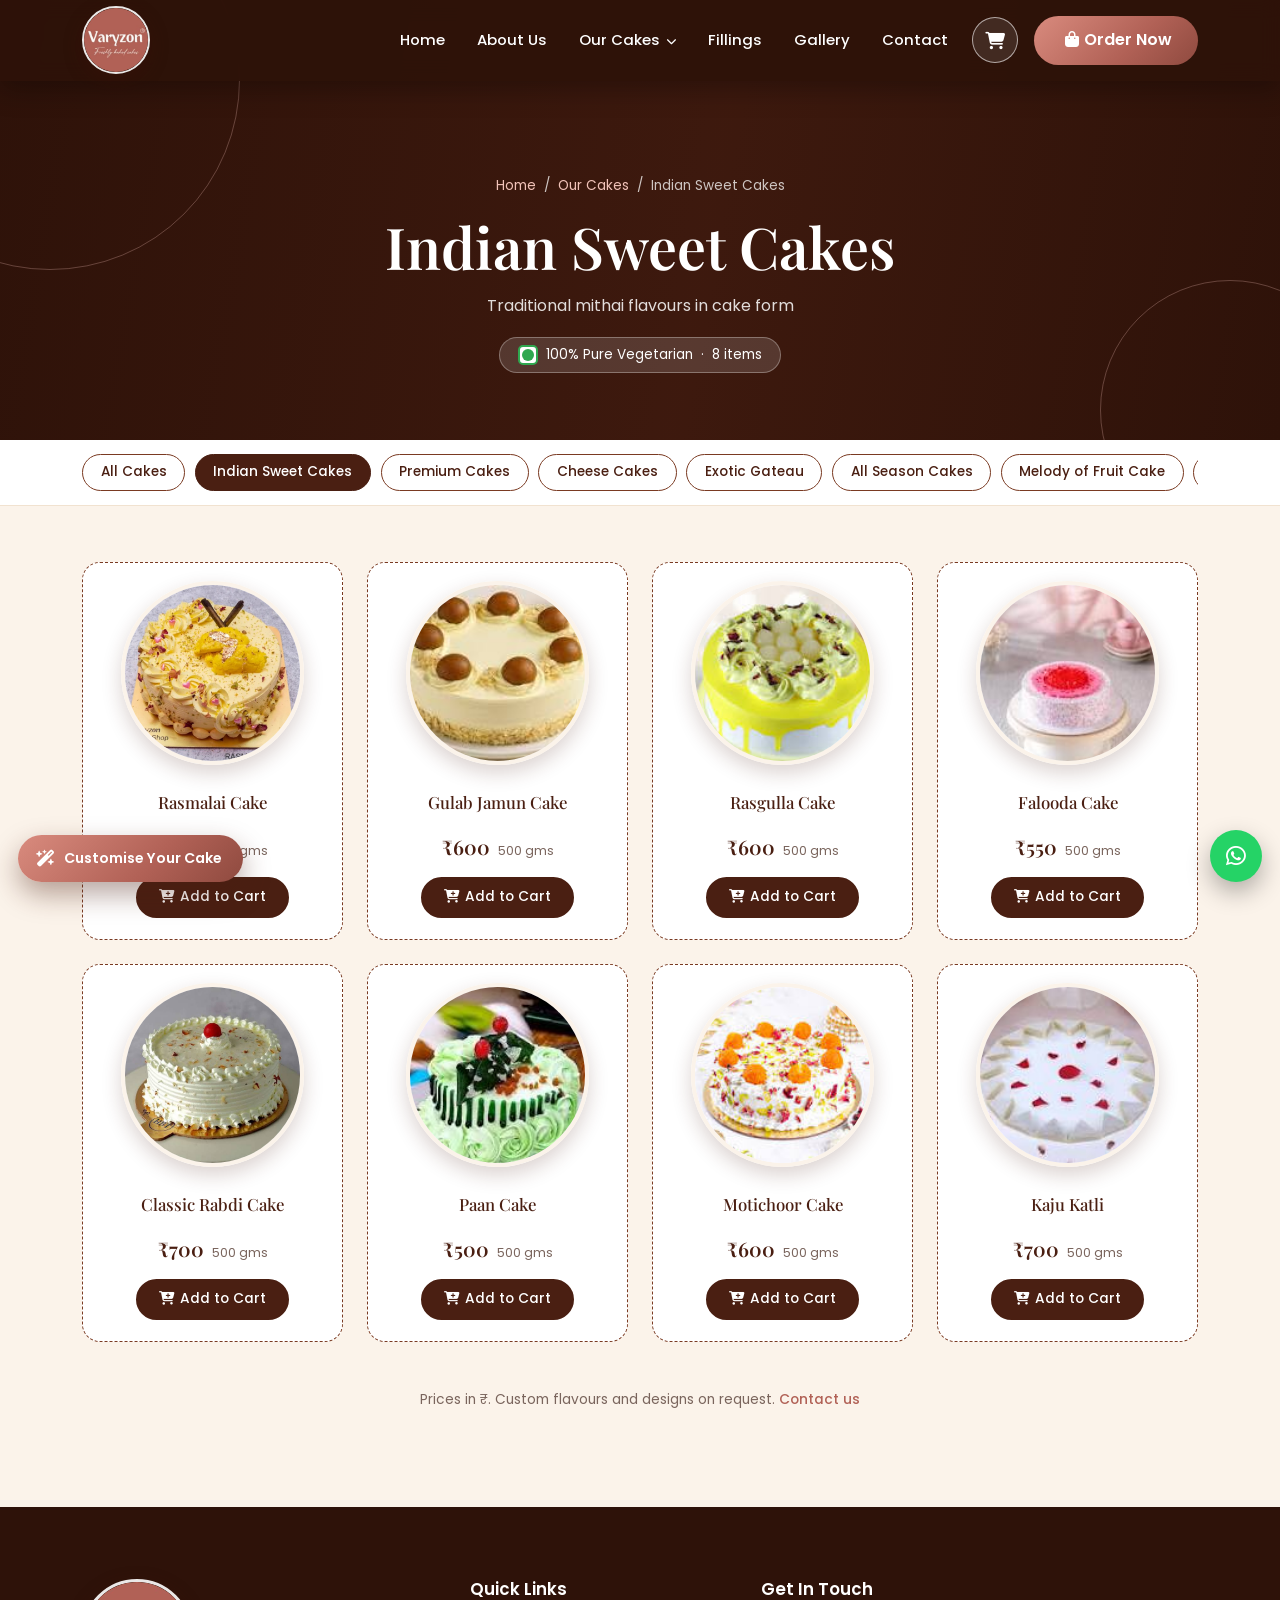
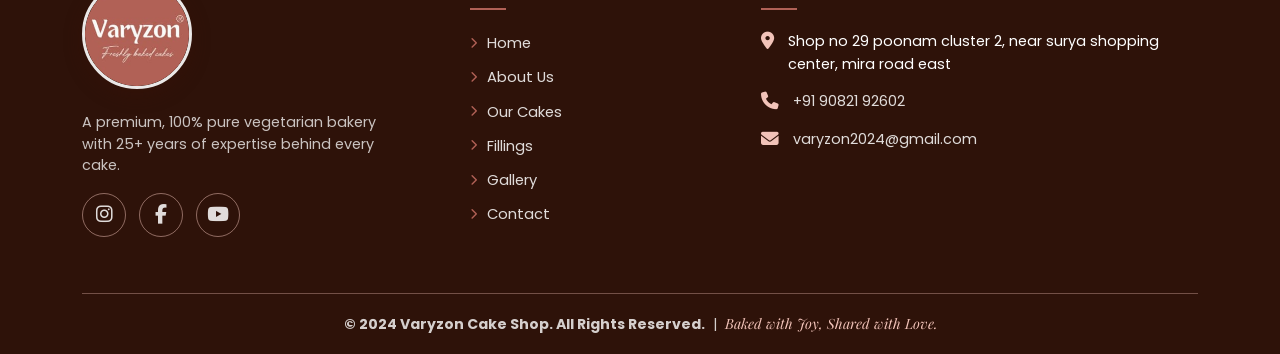
<file: indian-sweet-cakes.html>
<!DOCTYPE html>
<html lang="en">
<head>
<meta charset="UTF-8">
<meta name="viewport" content="width=device-width, initial-scale=1">
<title>Indian Sweet Cakes | Varyzon Cake Shop</title>
<meta name="description" content="Traditional mithai flavours in cake form. Order Indian Sweet Cakes online from Varyzon Cake Shop, Mira Road East.">
<link rel="icon" href="images/logo.png">
<link href="https://cdn.jsdelivr.net/npm/bootstrap@5.3.3/dist/css/bootstrap.min.css" rel="stylesheet">
<link href="https://cdnjs.cloudflare.com/ajax/libs/font-awesome/6.5.2/css/all.min.css" rel="stylesheet">
<link href="https://fonts.googleapis.com/css2?family=Playfair+Display:ital,wght@0,500;0,600;0,700;1,500&family=Poppins:wght@400;500;600&family=Great+Vibes&display=swap" rel="stylesheet">
<link href="css/base.css" rel="stylesheet">
<link href="css/shop.css" rel="stylesheet">
<link href="css/customize.css" rel="stylesheet">
<link rel="stylesheet" href="css/popups.css">
</head>
<body>
<nav class="navbar navbar-expand-lg main-nav scrolled">
  <div class="container-xl">
    <a href="index.html" class="logo" aria-label="Varyzon home"><img src="images/logo.png" alt="Varyzon - Freshly baked cakes" width="104" height="104"></a>
    <button type="button" class="cart-btn mob-cart d-lg-none" data-bs-toggle="offcanvas" data-bs-target="#cartDrawer" aria-label="Open cart"><i class="fa-solid fa-cart-shopping"></i><span class="cart-count">0</span></button>
    <button class="navbar-toggler" data-bs-toggle="collapse" data-bs-target="#nav" aria-label="Menu"><span class="navbar-toggler-icon"></span></button>
    <div class="collapse navbar-collapse justify-content-end" id="nav">
      <ul class="navbar-nav align-items-lg-center">
        <li class="nav-item"><a class="nav-link" href="index.html#hero">Home</a></li>
        <li class="nav-item"><a class="nav-link" href="about.html">About Us</a></li>
        <li class="nav-item dropdown"><a class="nav-link nav-cakes-toggle" href="index.html#cakes" data-href="our-cakes.html" role="button" data-bs-toggle="dropdown" aria-expanded="false">Our Cakes<i class="fa-solid fa-chevron-down caret"></i></a><ul class="dropdown-menu"><li><a class="dropdown-item" href="our-cakes.html"><i class="fa-solid fa-layer-group"></i>All Cakes</a></li><li><hr class="dropdown-divider"></li><li><a class="dropdown-item" href="indian-sweet-cakes.html"><i class="fa-solid fa-cookie-bite"></i>Indian Sweet Cakes</a></li><li><a class="dropdown-item" href="premium-cakes.html"><i class="fa-solid fa-crown"></i>Premium Cakes</a></li><li><a class="dropdown-item" href="cheese-cakes.html"><i class="fa-solid fa-cheese"></i>Cheese Cakes</a></li><li><a class="dropdown-item" href="exotic-gateau.html"><i class="fa-solid fa-gem"></i>Exotic Gateau</a></li><li><a class="dropdown-item" href="all-season-cakes.html"><i class="fa-solid fa-sun"></i>All Season Cakes</a></li><li><a class="dropdown-item" href="melody-of-fruit-cake.html"><i class="fa-solid fa-lemon"></i>Melody of Fruit Cake</a></li><li><a class="dropdown-item" href="desserts.html"><i class="fa-solid fa-ice-cream"></i>Desserts</a></li></ul></li>
        <li class="nav-item"><a class="nav-link" href="fillings.html">Fillings</a></li>
        <li class="nav-item"><a class="nav-link" href="gallery.html">Gallery</a></li>
        <li class="nav-item"><a class="nav-link" href="contact.html">Contact</a></li>
      </ul>
      <button type="button" class="cart-btn d-none d-lg-inline-grid ms-lg-2" data-bs-toggle="offcanvas" data-bs-target="#cartDrawer" aria-label="Open cart"><i class="fa-solid fa-cart-shopping"></i><span class="cart-count">0</span></button>
      <a href="contact.html" class="btn btn-gold pulse ms-lg-3 mt-3 mt-lg-0"><i class="fa-solid fa-bag-shopping"></i>Order Now</a>
    </div>
  </div>
</nav>

<header class="page-hero" style="--hero-img:url('https://images.unsplash.com/photo-1558636508-e0db3814bd1d?auto=format&fit=crop&w=1800&q=75')">
  <div class="container-xl">
    <div class="crumbs"><a href="index.html">Home</a> &nbsp;/&nbsp; <a href="our-cakes.html">Our Cakes</a> &nbsp;/&nbsp; Indian Sweet Cakes</div>
    <h1>Indian Sweet Cakes</h1>
    <p>Traditional mithai flavours in cake form</p>
    <div class="count-pill"><span class="veg-mark" style="width:20px;height:20px"></span>100% Pure Vegetarian &nbsp;&middot;&nbsp; 8 items</div>
  </div>
</header>

<div class="chips-wrap"><div class="container-xl"><nav class="chips" aria-label="Cake categories"><a href="our-cakes.html">All Cakes</a><a href="indian-sweet-cakes.html" class="active">Indian Sweet Cakes</a><a href="premium-cakes.html">Premium Cakes</a><a href="cheese-cakes.html">Cheese Cakes</a><a href="exotic-gateau.html">Exotic Gateau</a><a href="all-season-cakes.html">All Season Cakes</a><a href="melody-of-fruit-cake.html">Melody of Fruit Cake</a><a href="desserts.html">Desserts</a></nav></div></div>

<main class="shop"><div class="container-xl">

<div class="cat-block"><div class="row g-3 g-md-4"><div class="col-6 col-md-4 col-lg-3"><article class="prod" data-id="indian-sweet-cakes-rasmalai-cake" data-name="Rasmalai Cake" data-price="700" data-unit="500 gms" data-img="images/products/rasmalai-cake.jpg"><div class="pic"><img loading="lazy" src="images/products/rasmalai-cake.jpg" data-fb="https://images.unsplash.com/photo-1558636508-e0db3814bd1d?auto=format&fit=crop&w=600&q=75" alt="Rasmalai Cake" onerror="this.onerror=null;this.src=this.dataset.fb"></div><h3>Rasmalai Cake</h3><div class="meta"><span class="price">₹700</span><span class="unit">500 gms</span></div><div class="prod-actions"><button type="button" class="btn btn-choc add-btn"><i class="fa-solid fa-cart-plus"></i>Add to Cart</button><div class="qty d-none"><button type="button" data-act="dec" aria-label="Decrease quantity">&minus;</button><span class="q">1</span><button type="button" data-act="inc" aria-label="Increase quantity">+</button></div></div></article></div><div class="col-6 col-md-4 col-lg-3"><article class="prod" data-id="indian-sweet-cakes-gulab-jamun-cake" data-name="Gulab Jamun Cake" data-price="600" data-unit="500 gms" data-img="images/products/gulab-jamun-cake.jpg"><div class="pic"><img loading="lazy" src="images/products/gulab-jamun-cake.jpg" data-fb="https://images.unsplash.com/photo-1578985545062-69928b1d9587?auto=format&fit=crop&w=600&q=75" alt="Gulab Jamun Cake" onerror="this.onerror=null;this.src=this.dataset.fb"></div><h3>Gulab Jamun Cake</h3><div class="meta"><span class="price">₹600</span><span class="unit">500 gms</span></div><div class="prod-actions"><button type="button" class="btn btn-choc add-btn"><i class="fa-solid fa-cart-plus"></i>Add to Cart</button><div class="qty d-none"><button type="button" data-act="dec" aria-label="Decrease quantity">&minus;</button><span class="q">1</span><button type="button" data-act="inc" aria-label="Increase quantity">+</button></div></div></article></div><div class="col-6 col-md-4 col-lg-3"><article class="prod" data-id="indian-sweet-cakes-rasgulla-cake" data-name="Rasgulla Cake" data-price="600" data-unit="500 gms" data-img="images/products/rasgulla-cake.jpg"><div class="pic"><img loading="lazy" src="images/products/rasgulla-cake.jpg" data-fb="https://images.unsplash.com/photo-1565958011703-44f9829ba187?auto=format&fit=crop&w=600&q=75" alt="Rasgulla Cake" onerror="this.onerror=null;this.src=this.dataset.fb"></div><h3>Rasgulla Cake</h3><div class="meta"><span class="price">₹600</span><span class="unit">500 gms</span></div><div class="prod-actions"><button type="button" class="btn btn-choc add-btn"><i class="fa-solid fa-cart-plus"></i>Add to Cart</button><div class="qty d-none"><button type="button" data-act="dec" aria-label="Decrease quantity">&minus;</button><span class="q">1</span><button type="button" data-act="inc" aria-label="Increase quantity">+</button></div></div></article></div><div class="col-6 col-md-4 col-lg-3"><article class="prod" data-id="indian-sweet-cakes-falooda-cake" data-name="Falooda Cake" data-price="550" data-unit="500 gms" data-img="images/products/falooda-cake.jpg"><div class="pic"><img loading="lazy" src="images/products/falooda-cake.jpg" data-fb="https://images.unsplash.com/photo-1464349095431-e9a21285b5f3?auto=format&fit=crop&w=600&q=75" alt="Falooda Cake" onerror="this.onerror=null;this.src=this.dataset.fb"></div><h3>Falooda Cake</h3><div class="meta"><span class="price">₹550</span><span class="unit">500 gms</span></div><div class="prod-actions"><button type="button" class="btn btn-choc add-btn"><i class="fa-solid fa-cart-plus"></i>Add to Cart</button><div class="qty d-none"><button type="button" data-act="dec" aria-label="Decrease quantity">&minus;</button><span class="q">1</span><button type="button" data-act="inc" aria-label="Increase quantity">+</button></div></div></article></div><div class="col-6 col-md-4 col-lg-3"><article class="prod" data-id="indian-sweet-cakes-classic-rabdi-cake" data-name="Classic Rabdi Cake" data-price="700" data-unit="500 gms" data-img="images/products/classic-rabdi-cake.jpg"><div class="pic"><img loading="lazy" src="images/products/classic-rabdi-cake.jpg" data-fb="https://images.unsplash.com/photo-1519340333755-56e9c1d04579?auto=format&fit=crop&w=600&q=75" alt="Classic Rabdi Cake" onerror="this.onerror=null;this.src=this.dataset.fb"></div><h3>Classic Rabdi Cake</h3><div class="meta"><span class="price">₹700</span><span class="unit">500 gms</span></div><div class="prod-actions"><button type="button" class="btn btn-choc add-btn"><i class="fa-solid fa-cart-plus"></i>Add to Cart</button><div class="qty d-none"><button type="button" data-act="dec" aria-label="Decrease quantity">&minus;</button><span class="q">1</span><button type="button" data-act="inc" aria-label="Increase quantity">+</button></div></div></article></div><div class="col-6 col-md-4 col-lg-3"><article class="prod" data-id="indian-sweet-cakes-paan-cake" data-name="Paan Cake" data-price="500" data-unit="500 gms" data-img="images/products/paan-cake.jpg"><div class="pic"><img loading="lazy" src="images/products/paan-cake.jpg" data-fb="https://images.unsplash.com/photo-1488477181946-6428a0291777?auto=format&fit=crop&w=600&q=75" alt="Paan Cake" onerror="this.onerror=null;this.src=this.dataset.fb"></div><h3>Paan Cake</h3><div class="meta"><span class="price">₹500</span><span class="unit">500 gms</span></div><div class="prod-actions"><button type="button" class="btn btn-choc add-btn"><i class="fa-solid fa-cart-plus"></i>Add to Cart</button><div class="qty d-none"><button type="button" data-act="dec" aria-label="Decrease quantity">&minus;</button><span class="q">1</span><button type="button" data-act="inc" aria-label="Increase quantity">+</button></div></div></article></div><div class="col-6 col-md-4 col-lg-3"><article class="prod" data-id="indian-sweet-cakes-motichoor-cake" data-name="Motichoor Cake" data-price="600" data-unit="500 gms" data-img="images/products/motichoor-cake.jpg"><div class="pic"><img loading="lazy" src="images/products/motichoor-cake.jpg" data-fb="https://images.unsplash.com/photo-1587668178277-295251f900ce?auto=format&fit=crop&w=600&q=75" alt="Motichoor Cake" onerror="this.onerror=null;this.src=this.dataset.fb"></div><h3>Motichoor Cake</h3><div class="meta"><span class="price">₹600</span><span class="unit">500 gms</span></div><div class="prod-actions"><button type="button" class="btn btn-choc add-btn"><i class="fa-solid fa-cart-plus"></i>Add to Cart</button><div class="qty d-none"><button type="button" data-act="dec" aria-label="Decrease quantity">&minus;</button><span class="q">1</span><button type="button" data-act="inc" aria-label="Increase quantity">+</button></div></div></article></div><div class="col-6 col-md-4 col-lg-3"><article class="prod" data-id="indian-sweet-cakes-kaju-katli" data-name="Kaju Katli" data-price="700" data-unit="500 gms" data-img="images/products/kaju-katli.jpg"><div class="pic"><img loading="lazy" src="images/products/kaju-katli.jpg" data-fb="https://images.unsplash.com/photo-1558636508-e0db3814bd1d?auto=format&fit=crop&w=600&q=75" alt="Kaju Katli" onerror="this.onerror=null;this.src=this.dataset.fb"></div><h3>Kaju Katli</h3><div class="meta"><span class="price">₹700</span><span class="unit">500 gms</span></div><div class="prod-actions"><button type="button" class="btn btn-choc add-btn"><i class="fa-solid fa-cart-plus"></i>Add to Cart</button><div class="qty d-none"><button type="button" data-act="dec" aria-label="Decrease quantity">&minus;</button><span class="q">1</span><button type="button" data-act="inc" aria-label="Increase quantity">+</button></div></div></article></div></div></div>
<p class="text-center mt-5" style="color:#7a655d;font-size:.86rem">Prices in &#8377;. Custom flavours and designs on request. <a href="contact.html" style="color:var(--gold);font-weight:500">Contact us</a></p>
</div></main>


<footer class="site-footer">
  <div class="container-xl">
    <div class="row g-4 g-lg-5">
      <div class="col-lg-4">
        <a href="index.html" class="logo sm mb-3" aria-label="Varyzon home"><img src="images/logo.png" alt="Varyzon - Freshly baked cakes" width="110" height="110"></a>
        <p style="font-size:.9rem;color:rgba(255,255,255,.75);max-width:320px">A premium, 100% pure vegetarian bakery with 25+ years of expertise behind every cake.</p>
        <div class="fsocial mt-3">
          <a href="https://www.instagram.com/varyzonthecakeshop?utm_source=qr&cplk=MW8yN3Z2NnRkbmpuaw==" target="_blank" rel="noopener" aria-label="Instagram"><i class="fa-brands fa-instagram"></i></a>
          <a href="#" aria-label="Facebook"><i class="fa-brands fa-facebook-f"></i></a>
          <a href="#" aria-label="YouTube"><i class="fa-brands fa-youtube"></i></a>
        </div>
      </div>
      <div class="col-6 col-lg-3">
        <h4>Quick Links</h4>
        <ul class="flinks">
          <li><a href="index.html"><i class="fa-solid fa-chevron-right"></i>Home</a></li>
          <li><a href="about.html"><i class="fa-solid fa-chevron-right"></i>About Us</a></li>
          <li><a href="our-cakes.html"><i class="fa-solid fa-chevron-right"></i>Our Cakes</a></li>
          <li><a href="fillings.html"><i class="fa-solid fa-chevron-right"></i>Fillings</a></li>
          <li><a href="gallery.html"><i class="fa-solid fa-chevron-right"></i>Gallery</a></li>
          <li><a href="contact.html"><i class="fa-solid fa-chevron-right"></i>Contact</a></li>
        </ul>
      </div>
      <div class="col-lg-5">
        <h4>Get In Touch</h4>
        <div class="crow"><i class="fa-solid fa-location-dot"></i><span>Shop no 29 poonam cluster 2, near surya shopping center, mira road east</span></div>
        <div class="crow"><i class="fa-solid fa-phone"></i><a href="tel:+919082192602">+91 90821 92602</a></div>
        <div class="crow"><i class="fa-solid fa-envelope"></i><a href="mailto:varyzon2024@gmail.com">varyzon2024@gmail.com</a></div>
      </div>
    </div>
    <div class="fbottom"><strong>&copy; 2024 Varyzon Cake Shop. All Rights Reserved.</strong> &nbsp;|&nbsp; <em>Baked with Joy, Shared with Love.</em></div>
  </div>
</footer>

<button class="fab top" id="toTop" aria-label="Back to top"><i class="fa-solid fa-chevron-up"></i></button>
<a class="fab wa" href="https://wa.me/919082192602?text=Hi%20Varyzon%2C%20I%27d%20like%20to%20order%20a%20cake." target="_blank" rel="noopener" aria-label="Order on WhatsApp"><i class="fa-brands fa-whatsapp"></i></a>

<script src="https://cdn.jsdelivr.net/npm/bootstrap@5.3.3/dist/js/bootstrap.bundle.min.js"></script>
<script src="js/shop.js"></script>
<script src="js/customize.js"></script>
<script src="firebase/firebase-config.js"></script>
<script src="js/popups.js"></script>
</body>
</html>
</file>
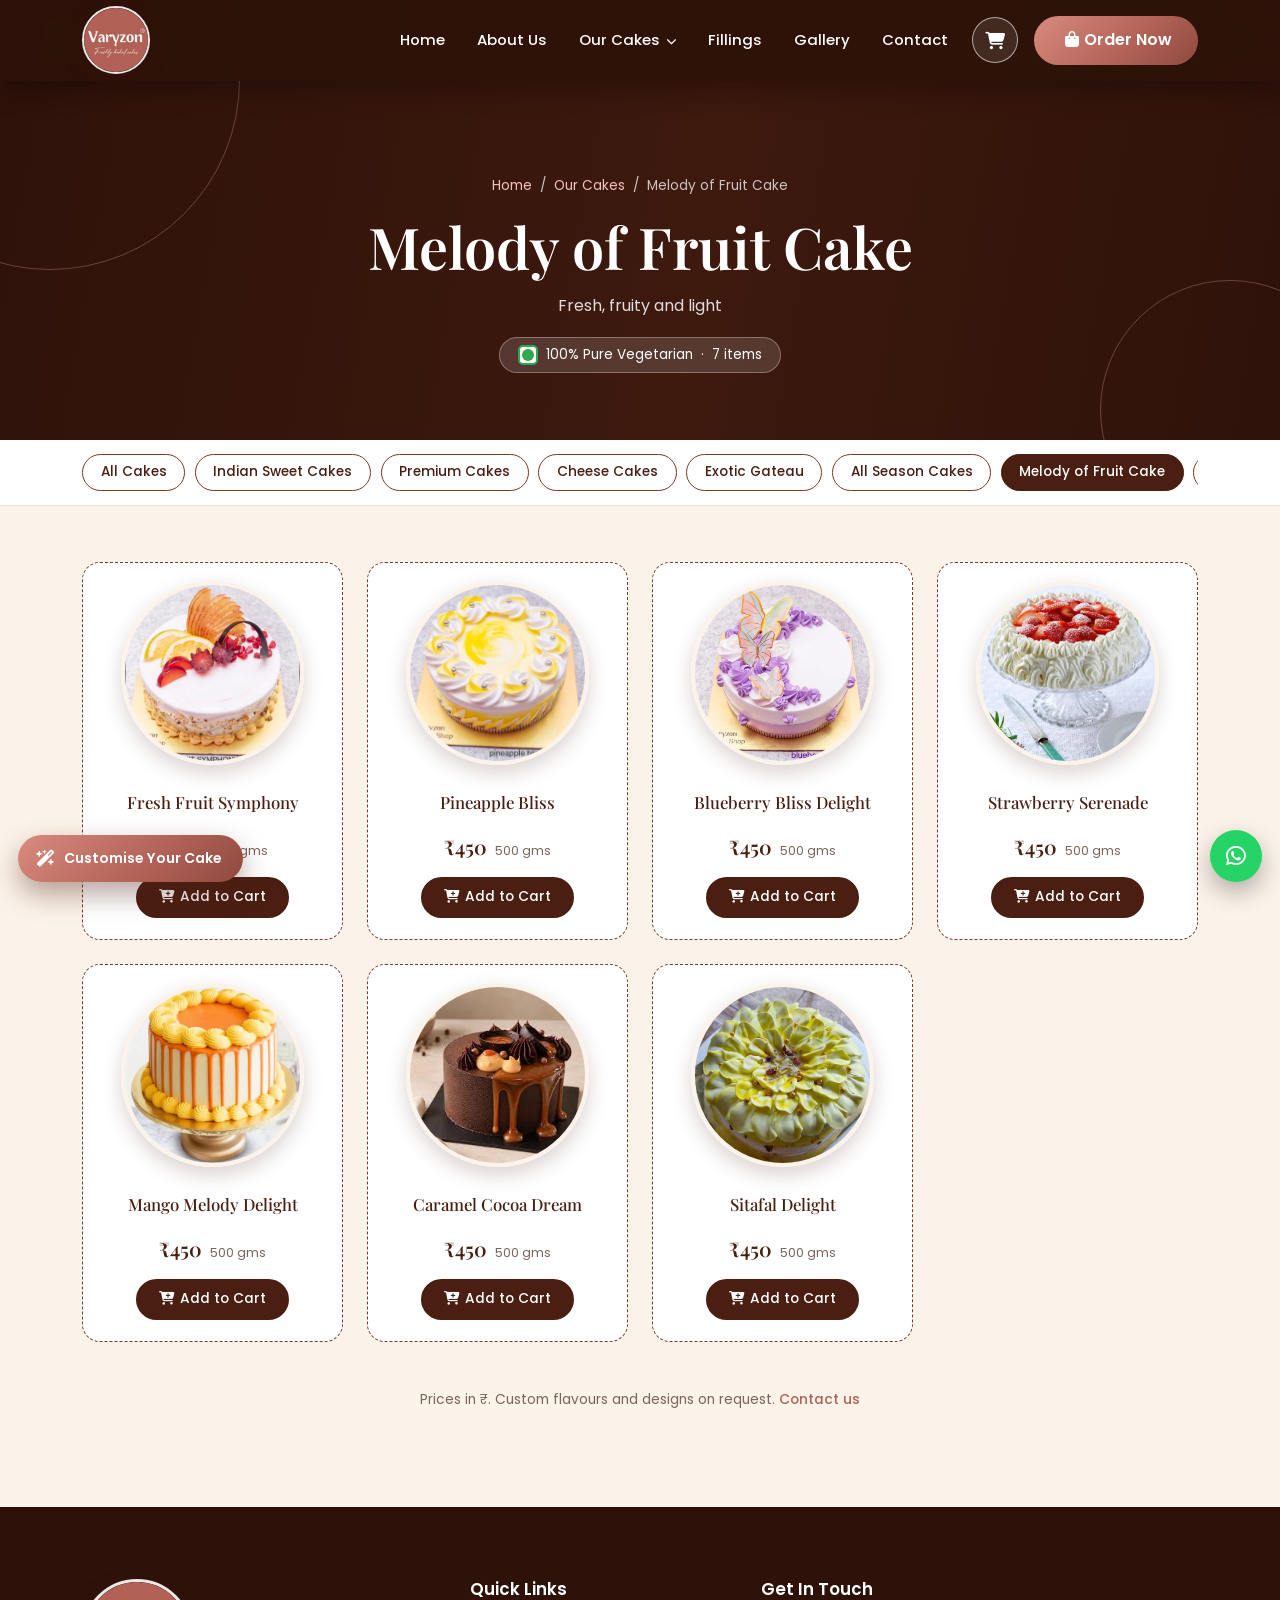
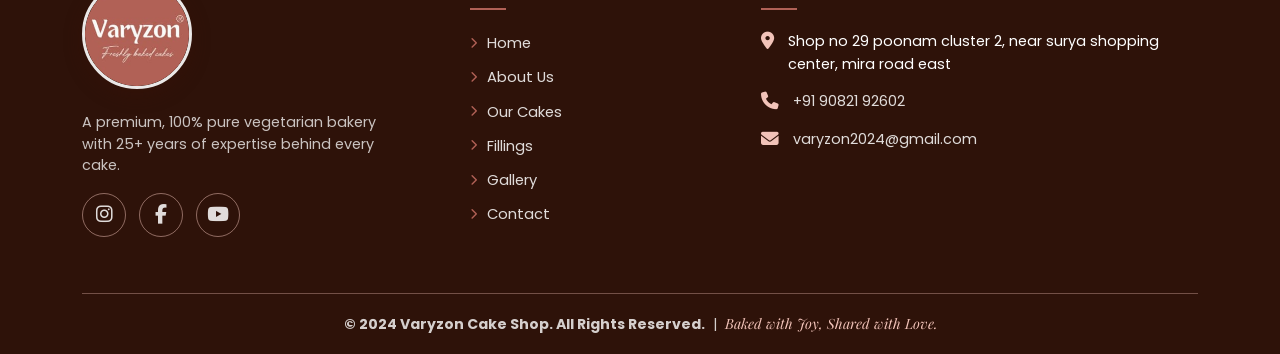
<file: melody-of-fruit-cake.html>
<!DOCTYPE html>
<html lang="en">
<head>
<meta charset="UTF-8">
<meta name="viewport" content="width=device-width, initial-scale=1">
<title>Melody of Fruit Cake | Varyzon Cake Shop</title>
<meta name="description" content="Fresh, fruity and light. Order Melody of Fruit Cake online from Varyzon Cake Shop, Mira Road East.">
<link rel="icon" href="images/logo.png">
<link href="https://cdn.jsdelivr.net/npm/bootstrap@5.3.3/dist/css/bootstrap.min.css" rel="stylesheet">
<link href="https://cdnjs.cloudflare.com/ajax/libs/font-awesome/6.5.2/css/all.min.css" rel="stylesheet">
<link href="https://fonts.googleapis.com/css2?family=Playfair+Display:ital,wght@0,500;0,600;0,700;1,500&family=Poppins:wght@400;500;600&family=Great+Vibes&display=swap" rel="stylesheet">
<link href="css/base.css" rel="stylesheet">
<link href="css/shop.css" rel="stylesheet">
<link href="css/customize.css" rel="stylesheet">
<link rel="stylesheet" href="css/popups.css">
</head>
<body>
<nav class="navbar navbar-expand-lg main-nav scrolled">
  <div class="container-xl">
    <a href="index.html" class="logo" aria-label="Varyzon home"><img src="images/logo.png" alt="Varyzon - Freshly baked cakes" width="104" height="104"></a>
    <button type="button" class="cart-btn mob-cart d-lg-none" data-bs-toggle="offcanvas" data-bs-target="#cartDrawer" aria-label="Open cart"><i class="fa-solid fa-cart-shopping"></i><span class="cart-count">0</span></button>
    <button class="navbar-toggler" data-bs-toggle="collapse" data-bs-target="#nav" aria-label="Menu"><span class="navbar-toggler-icon"></span></button>
    <div class="collapse navbar-collapse justify-content-end" id="nav">
      <ul class="navbar-nav align-items-lg-center">
        <li class="nav-item"><a class="nav-link" href="index.html#hero">Home</a></li>
        <li class="nav-item"><a class="nav-link" href="about.html">About Us</a></li>
        <li class="nav-item dropdown"><a class="nav-link nav-cakes-toggle" href="index.html#cakes" data-href="our-cakes.html" role="button" data-bs-toggle="dropdown" aria-expanded="false">Our Cakes<i class="fa-solid fa-chevron-down caret"></i></a><ul class="dropdown-menu"><li><a class="dropdown-item" href="our-cakes.html"><i class="fa-solid fa-layer-group"></i>All Cakes</a></li><li><hr class="dropdown-divider"></li><li><a class="dropdown-item" href="indian-sweet-cakes.html"><i class="fa-solid fa-cookie-bite"></i>Indian Sweet Cakes</a></li><li><a class="dropdown-item" href="premium-cakes.html"><i class="fa-solid fa-crown"></i>Premium Cakes</a></li><li><a class="dropdown-item" href="cheese-cakes.html"><i class="fa-solid fa-cheese"></i>Cheese Cakes</a></li><li><a class="dropdown-item" href="exotic-gateau.html"><i class="fa-solid fa-gem"></i>Exotic Gateau</a></li><li><a class="dropdown-item" href="all-season-cakes.html"><i class="fa-solid fa-sun"></i>All Season Cakes</a></li><li><a class="dropdown-item" href="melody-of-fruit-cake.html"><i class="fa-solid fa-lemon"></i>Melody of Fruit Cake</a></li><li><a class="dropdown-item" href="desserts.html"><i class="fa-solid fa-ice-cream"></i>Desserts</a></li></ul></li>
        <li class="nav-item"><a class="nav-link" href="fillings.html">Fillings</a></li>
        <li class="nav-item"><a class="nav-link" href="gallery.html">Gallery</a></li>
        <li class="nav-item"><a class="nav-link" href="contact.html">Contact</a></li>
      </ul>
      <button type="button" class="cart-btn d-none d-lg-inline-grid ms-lg-2" data-bs-toggle="offcanvas" data-bs-target="#cartDrawer" aria-label="Open cart"><i class="fa-solid fa-cart-shopping"></i><span class="cart-count">0</span></button>
      <a href="contact.html" class="btn btn-gold pulse ms-lg-3 mt-3 mt-lg-0"><i class="fa-solid fa-bag-shopping"></i>Order Now</a>
    </div>
  </div>
</nav>

<header class="page-hero" style="--hero-img:url('https://images.unsplash.com/photo-1488477181946-6428a0291777?auto=format&fit=crop&w=1800&q=75')">
  <div class="container-xl">
    <div class="crumbs"><a href="index.html">Home</a> &nbsp;/&nbsp; <a href="our-cakes.html">Our Cakes</a> &nbsp;/&nbsp; Melody of Fruit Cake</div>
    <h1>Melody of Fruit Cake</h1>
    <p>Fresh, fruity and light</p>
    <div class="count-pill"><span class="veg-mark" style="width:20px;height:20px"></span>100% Pure Vegetarian &nbsp;&middot;&nbsp; 7 items</div>
  </div>
</header>

<div class="chips-wrap"><div class="container-xl"><nav class="chips" aria-label="Cake categories"><a href="our-cakes.html">All Cakes</a><a href="indian-sweet-cakes.html">Indian Sweet Cakes</a><a href="premium-cakes.html">Premium Cakes</a><a href="cheese-cakes.html">Cheese Cakes</a><a href="exotic-gateau.html">Exotic Gateau</a><a href="all-season-cakes.html">All Season Cakes</a><a href="melody-of-fruit-cake.html" class="active">Melody of Fruit Cake</a><a href="desserts.html">Desserts</a></nav></div></div>

<main class="shop"><div class="container-xl">

<div class="cat-block"><div class="row g-3 g-md-4"><div class="col-6 col-md-4 col-lg-3"><article class="prod" data-id="melody-of-fruit-cake-fresh-fruit-symphony" data-name="Fresh Fruit Symphony" data-price="500" data-unit="500 gms" data-img="images/products/fresh-fruit-symphony.jpg"><div class="pic"><img loading="lazy" src="images/products/fresh-fruit-symphony.jpg" data-fb="https://images.unsplash.com/photo-1578985545062-69928b1d9587?auto=format&fit=crop&w=600&q=75" alt="Fresh Fruit Symphony" onerror="this.onerror=null;this.src=this.dataset.fb"></div><h3>Fresh Fruit Symphony</h3><div class="meta"><span class="price">₹500</span><span class="unit">500 gms</span></div><div class="prod-actions"><button type="button" class="btn btn-choc add-btn"><i class="fa-solid fa-cart-plus"></i>Add to Cart</button><div class="qty d-none"><button type="button" data-act="dec" aria-label="Decrease quantity">&minus;</button><span class="q">1</span><button type="button" data-act="inc" aria-label="Increase quantity">+</button></div></div></article></div><div class="col-6 col-md-4 col-lg-3"><article class="prod" data-id="melody-of-fruit-cake-pineapple-bliss" data-name="Pineapple Bliss" data-price="450" data-unit="500 gms" data-img="images/products/pineapple-bliss.jpg"><div class="pic"><img loading="lazy" src="images/products/pineapple-bliss.jpg" data-fb="https://images.unsplash.com/photo-1565958011703-44f9829ba187?auto=format&fit=crop&w=600&q=75" alt="Pineapple Bliss" onerror="this.onerror=null;this.src=this.dataset.fb"></div><h3>Pineapple Bliss</h3><div class="meta"><span class="price">₹450</span><span class="unit">500 gms</span></div><div class="prod-actions"><button type="button" class="btn btn-choc add-btn"><i class="fa-solid fa-cart-plus"></i>Add to Cart</button><div class="qty d-none"><button type="button" data-act="dec" aria-label="Decrease quantity">&minus;</button><span class="q">1</span><button type="button" data-act="inc" aria-label="Increase quantity">+</button></div></div></article></div><div class="col-6 col-md-4 col-lg-3"><article class="prod" data-id="melody-of-fruit-cake-blueberry-bliss-delight" data-name="Blueberry Bliss Delight" data-price="450" data-unit="500 gms" data-img="images/products/blueberry-bliss-delight.jpg"><div class="pic"><img loading="lazy" src="images/products/blueberry-bliss-delight.jpg" data-fb="https://images.unsplash.com/photo-1464349095431-e9a21285b5f3?auto=format&fit=crop&w=600&q=75" alt="Blueberry Bliss Delight" onerror="this.onerror=null;this.src=this.dataset.fb"></div><h3>Blueberry Bliss Delight</h3><div class="meta"><span class="price">₹450</span><span class="unit">500 gms</span></div><div class="prod-actions"><button type="button" class="btn btn-choc add-btn"><i class="fa-solid fa-cart-plus"></i>Add to Cart</button><div class="qty d-none"><button type="button" data-act="dec" aria-label="Decrease quantity">&minus;</button><span class="q">1</span><button type="button" data-act="inc" aria-label="Increase quantity">+</button></div></div></article></div><div class="col-6 col-md-4 col-lg-3"><article class="prod" data-id="melody-of-fruit-cake-strawberry-serenade" data-name="Strawberry Serenade" data-price="450" data-unit="500 gms" data-img="images/products/strawberry-serenade.jpg"><div class="pic"><img loading="lazy" src="images/products/strawberry-serenade.jpg" data-fb="https://images.unsplash.com/photo-1519340333755-56e9c1d04579?auto=format&fit=crop&w=600&q=75" alt="Strawberry Serenade" onerror="this.onerror=null;this.src=this.dataset.fb"></div><h3>Strawberry Serenade</h3><div class="meta"><span class="price">₹450</span><span class="unit">500 gms</span></div><div class="prod-actions"><button type="button" class="btn btn-choc add-btn"><i class="fa-solid fa-cart-plus"></i>Add to Cart</button><div class="qty d-none"><button type="button" data-act="dec" aria-label="Decrease quantity">&minus;</button><span class="q">1</span><button type="button" data-act="inc" aria-label="Increase quantity">+</button></div></div></article></div><div class="col-6 col-md-4 col-lg-3"><article class="prod" data-id="melody-of-fruit-cake-mango-melody-delight" data-name="Mango Melody Delight" data-price="450" data-unit="500 gms" data-img="images/products/mango-melody-delight.jpg"><div class="pic"><img loading="lazy" src="images/products/mango-melody-delight.jpg" data-fb="https://images.unsplash.com/photo-1488477181946-6428a0291777?auto=format&fit=crop&w=600&q=75" alt="Mango Melody Delight" onerror="this.onerror=null;this.src=this.dataset.fb"></div><h3>Mango Melody Delight</h3><div class="meta"><span class="price">₹450</span><span class="unit">500 gms</span></div><div class="prod-actions"><button type="button" class="btn btn-choc add-btn"><i class="fa-solid fa-cart-plus"></i>Add to Cart</button><div class="qty d-none"><button type="button" data-act="dec" aria-label="Decrease quantity">&minus;</button><span class="q">1</span><button type="button" data-act="inc" aria-label="Increase quantity">+</button></div></div></article></div><div class="col-6 col-md-4 col-lg-3"><article class="prod" data-id="melody-of-fruit-cake-caramel-cocoa-dream" data-name="Caramel Cocoa Dream" data-price="450" data-unit="500 gms" data-img="images/products/caramel-cocoa-dream.jpg"><div class="pic"><img loading="lazy" src="images/products/caramel-cocoa-dream.jpg" data-fb="https://images.unsplash.com/photo-1587668178277-295251f900ce?auto=format&fit=crop&w=600&q=75" alt="Caramel Cocoa Dream" onerror="this.onerror=null;this.src=this.dataset.fb"></div><h3>Caramel Cocoa Dream</h3><div class="meta"><span class="price">₹450</span><span class="unit">500 gms</span></div><div class="prod-actions"><button type="button" class="btn btn-choc add-btn"><i class="fa-solid fa-cart-plus"></i>Add to Cart</button><div class="qty d-none"><button type="button" data-act="dec" aria-label="Decrease quantity">&minus;</button><span class="q">1</span><button type="button" data-act="inc" aria-label="Increase quantity">+</button></div></div></article></div><div class="col-6 col-md-4 col-lg-3"><article class="prod" data-id="melody-of-fruit-cake-sitafal-delight" data-name="Sitafal Delight" data-price="450" data-unit="500 gms" data-img="images/products/sitafal-delight.jpg"><div class="pic"><img loading="lazy" src="images/products/sitafal-delight.jpg" data-fb="https://images.unsplash.com/photo-1558636508-e0db3814bd1d?auto=format&fit=crop&w=600&q=75" alt="Sitafal Delight" onerror="this.onerror=null;this.src=this.dataset.fb"></div><h3>Sitafal Delight</h3><div class="meta"><span class="price">₹450</span><span class="unit">500 gms</span></div><div class="prod-actions"><button type="button" class="btn btn-choc add-btn"><i class="fa-solid fa-cart-plus"></i>Add to Cart</button><div class="qty d-none"><button type="button" data-act="dec" aria-label="Decrease quantity">&minus;</button><span class="q">1</span><button type="button" data-act="inc" aria-label="Increase quantity">+</button></div></div></article></div></div></div>
<p class="text-center mt-5" style="color:#7a655d;font-size:.86rem">Prices in &#8377;. Custom flavours and designs on request. <a href="contact.html" style="color:var(--gold);font-weight:500">Contact us</a></p>
</div></main>


<footer class="site-footer">
  <div class="container-xl">
    <div class="row g-4 g-lg-5">
      <div class="col-lg-4">
        <a href="index.html" class="logo sm mb-3" aria-label="Varyzon home"><img src="images/logo.png" alt="Varyzon - Freshly baked cakes" width="110" height="110"></a>
        <p style="font-size:.9rem;color:rgba(255,255,255,.75);max-width:320px">A premium, 100% pure vegetarian bakery with 25+ years of expertise behind every cake.</p>
        <div class="fsocial mt-3">
          <a href="https://www.instagram.com/varyzonthecakeshop?utm_source=qr&cplk=MW8yN3Z2NnRkbmpuaw==" target="_blank" rel="noopener" aria-label="Instagram"><i class="fa-brands fa-instagram"></i></a>
          <a href="#" aria-label="Facebook"><i class="fa-brands fa-facebook-f"></i></a>
          <a href="#" aria-label="YouTube"><i class="fa-brands fa-youtube"></i></a>
        </div>
      </div>
      <div class="col-6 col-lg-3">
        <h4>Quick Links</h4>
        <ul class="flinks">
          <li><a href="index.html"><i class="fa-solid fa-chevron-right"></i>Home</a></li>
          <li><a href="about.html"><i class="fa-solid fa-chevron-right"></i>About Us</a></li>
          <li><a href="our-cakes.html"><i class="fa-solid fa-chevron-right"></i>Our Cakes</a></li>
          <li><a href="fillings.html"><i class="fa-solid fa-chevron-right"></i>Fillings</a></li>
          <li><a href="gallery.html"><i class="fa-solid fa-chevron-right"></i>Gallery</a></li>
          <li><a href="contact.html"><i class="fa-solid fa-chevron-right"></i>Contact</a></li>
        </ul>
      </div>
      <div class="col-lg-5">
        <h4>Get In Touch</h4>
        <div class="crow"><i class="fa-solid fa-location-dot"></i><span>Shop no 29 poonam cluster 2, near surya shopping center, mira road east</span></div>
        <div class="crow"><i class="fa-solid fa-phone"></i><a href="tel:+919082192602">+91 90821 92602</a></div>
        <div class="crow"><i class="fa-solid fa-envelope"></i><a href="mailto:varyzon2024@gmail.com">varyzon2024@gmail.com</a></div>
      </div>
    </div>
    <div class="fbottom"><strong>&copy; 2024 Varyzon Cake Shop. All Rights Reserved.</strong> &nbsp;|&nbsp; <em>Baked with Joy, Shared with Love.</em></div>
  </div>
</footer>

<button class="fab top" id="toTop" aria-label="Back to top"><i class="fa-solid fa-chevron-up"></i></button>
<a class="fab wa" href="https://wa.me/919082192602?text=Hi%20Varyzon%2C%20I%27d%20like%20to%20order%20a%20cake." target="_blank" rel="noopener" aria-label="Order on WhatsApp"><i class="fa-brands fa-whatsapp"></i></a>

<script src="https://cdn.jsdelivr.net/npm/bootstrap@5.3.3/dist/js/bootstrap.bundle.min.js"></script>
<script src="js/shop.js"></script>
<script src="js/customize.js"></script>
<script src="firebase/firebase-config.js"></script>
<script src="js/popups.js"></script>
</body>
</html>
</file>
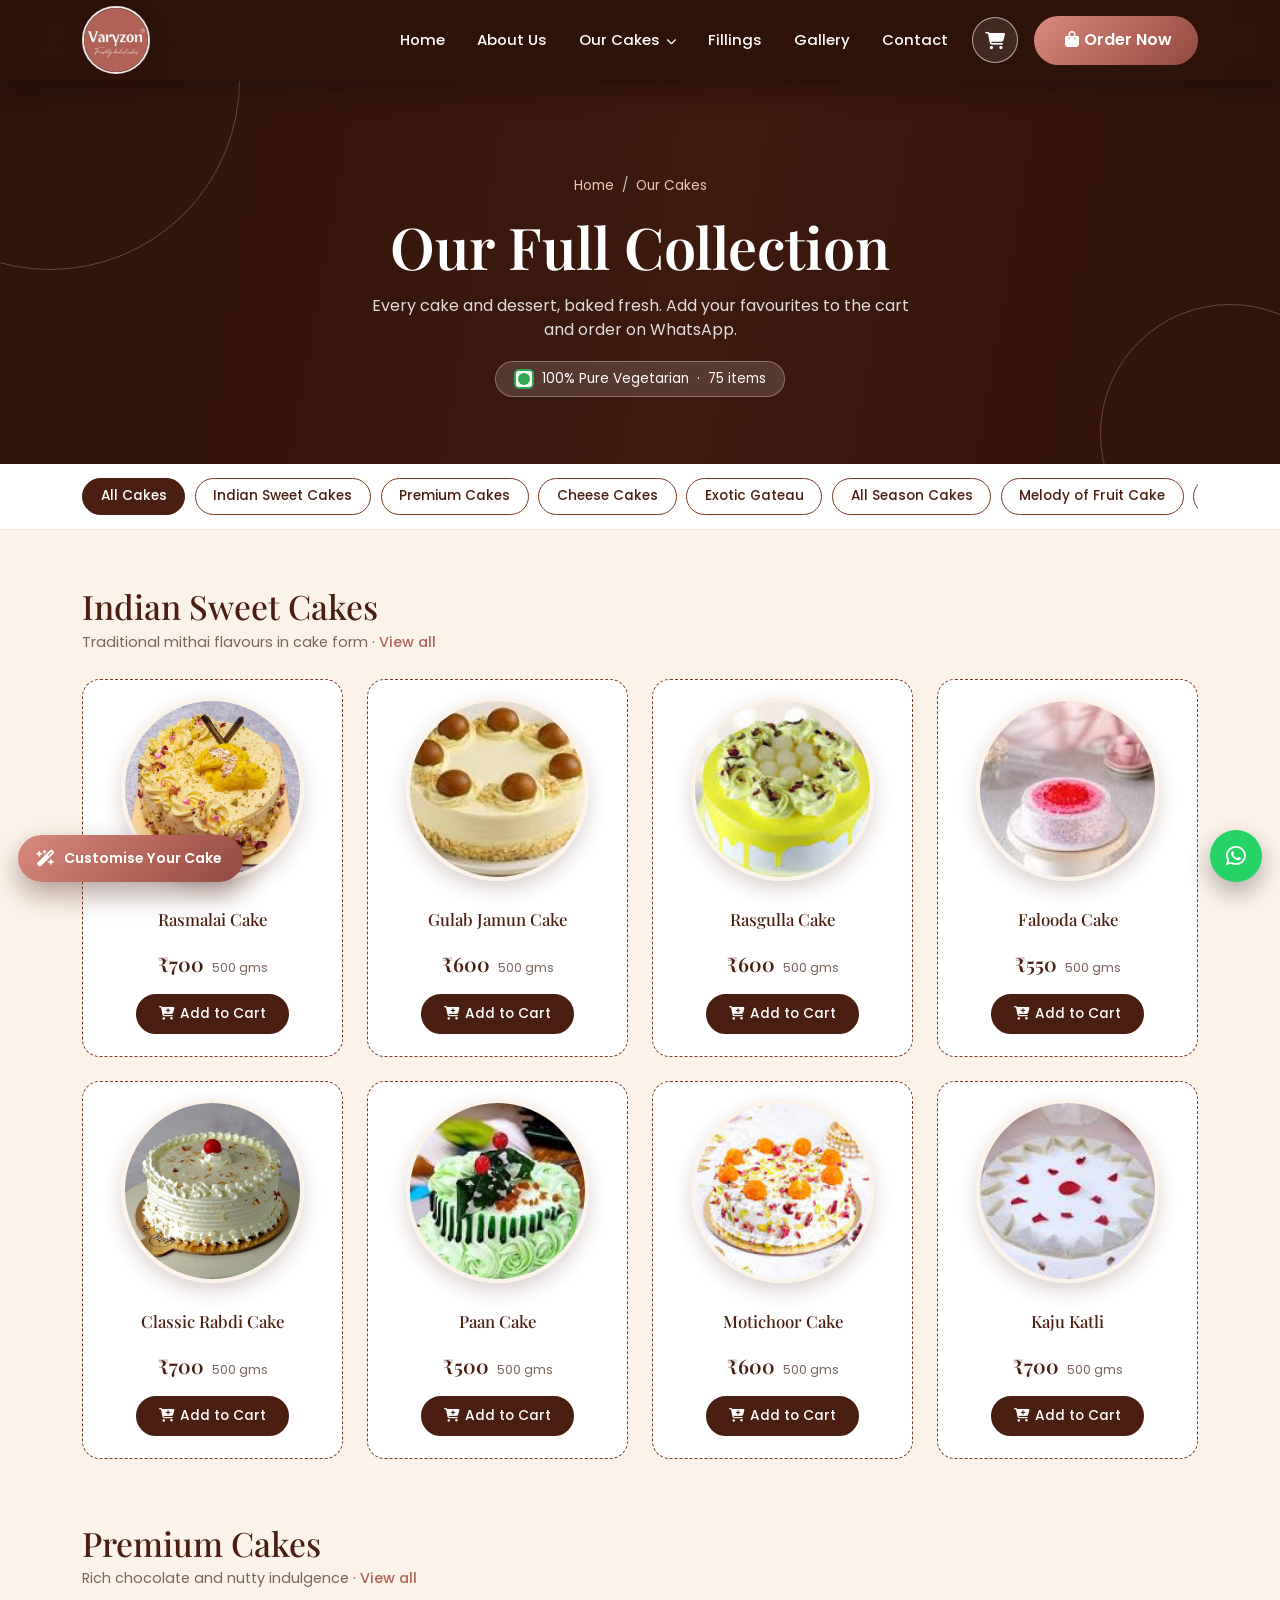
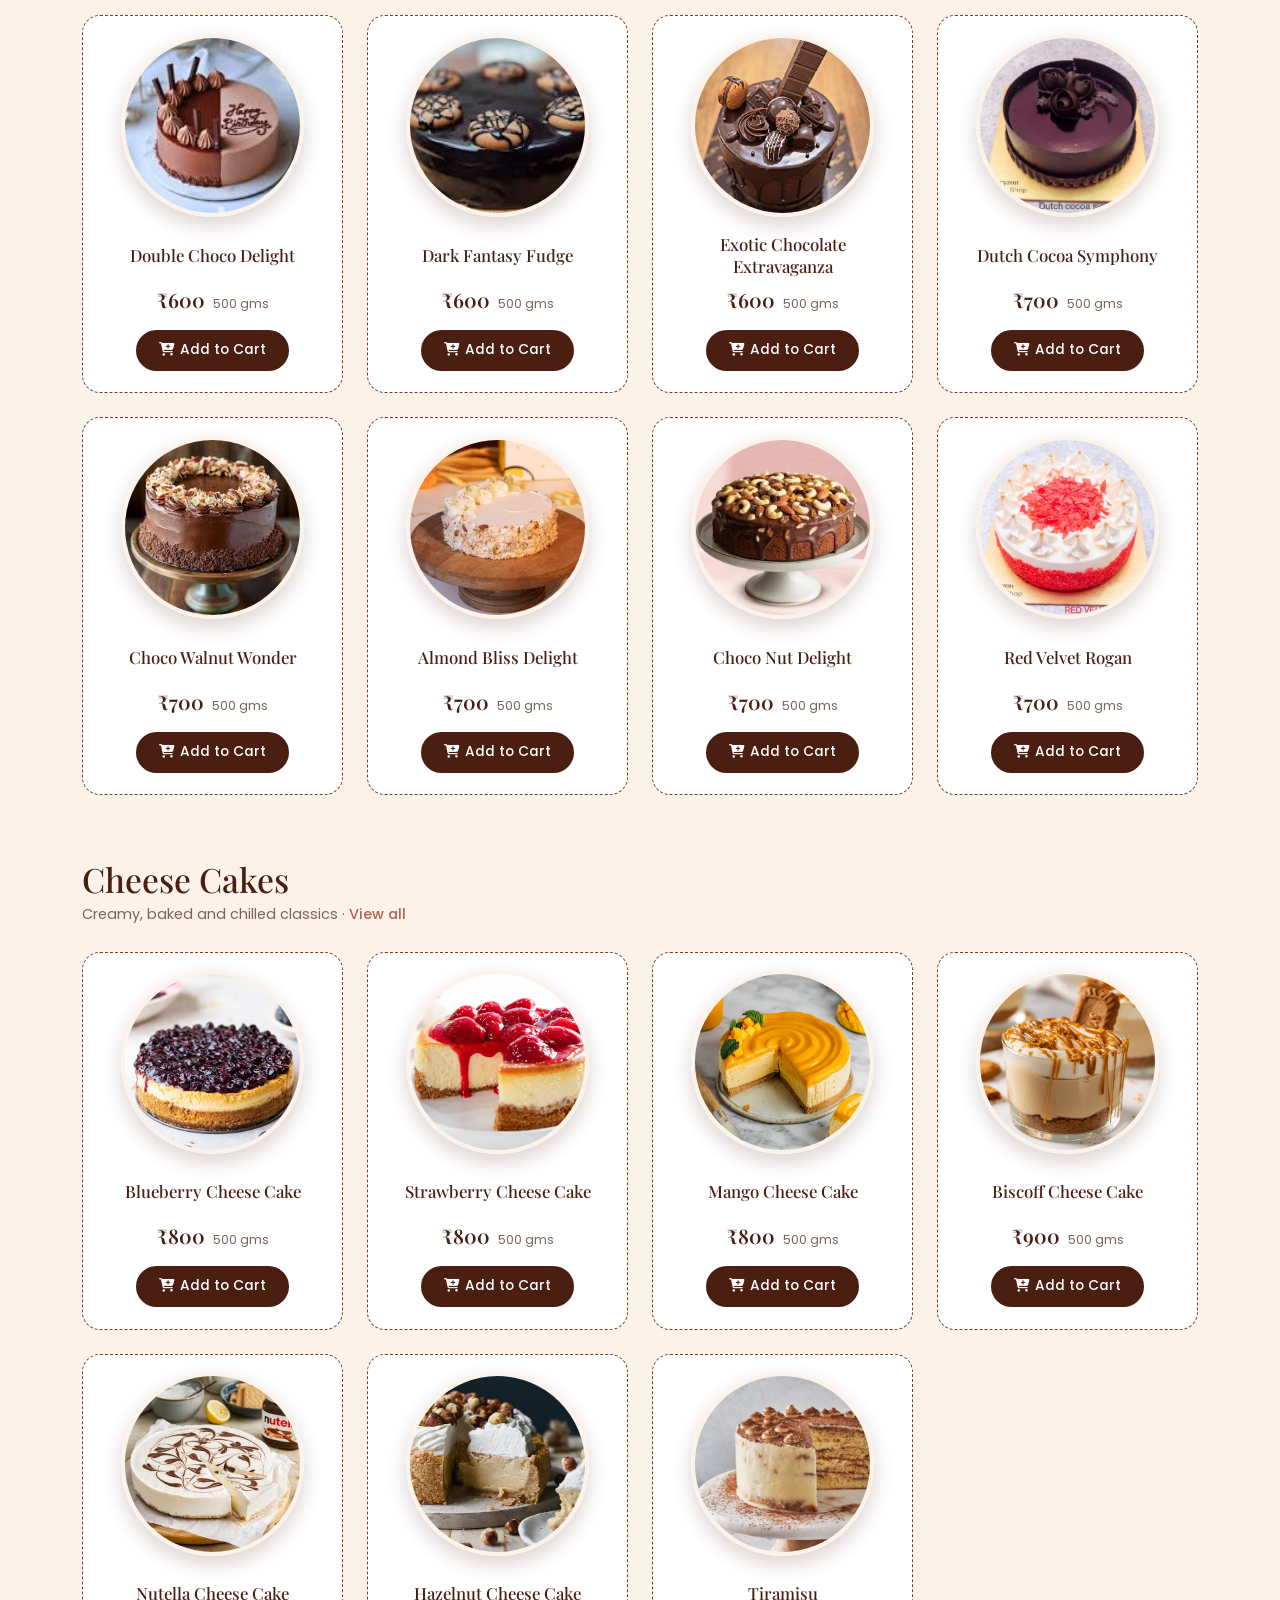
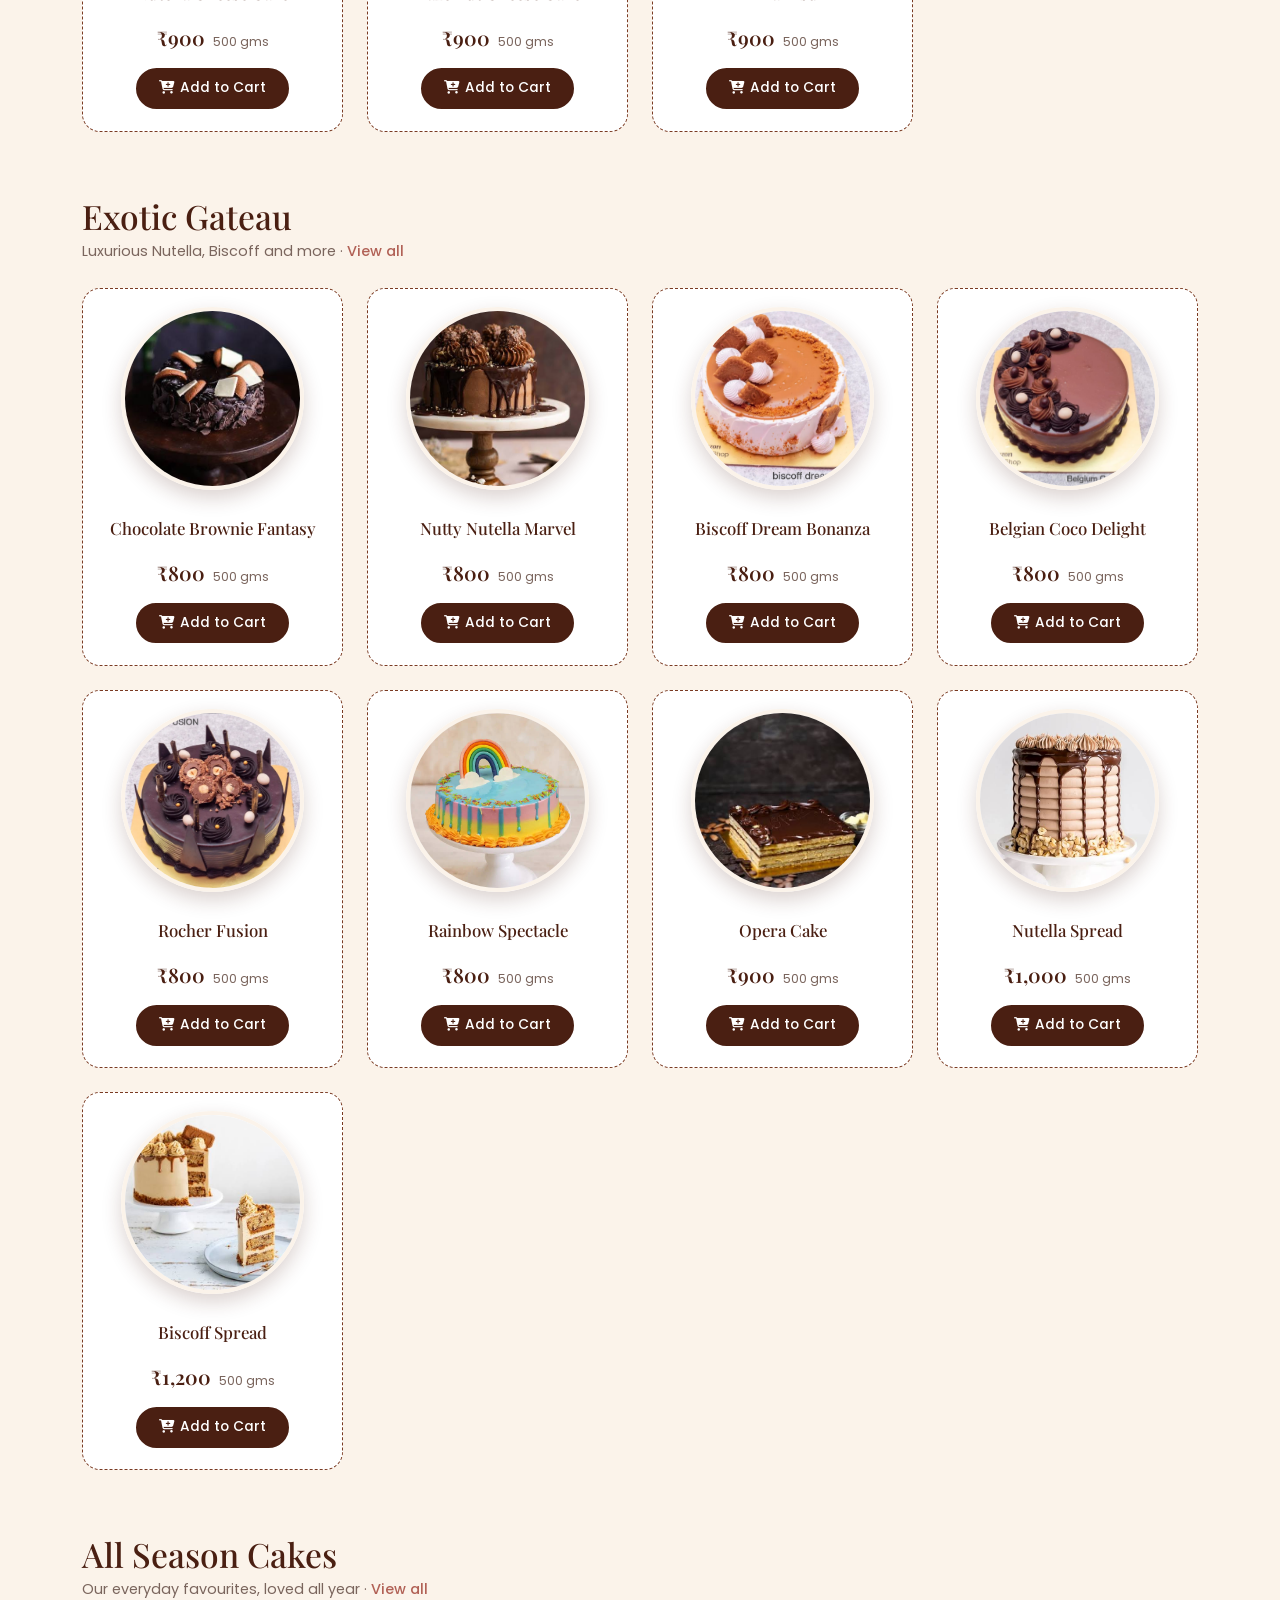
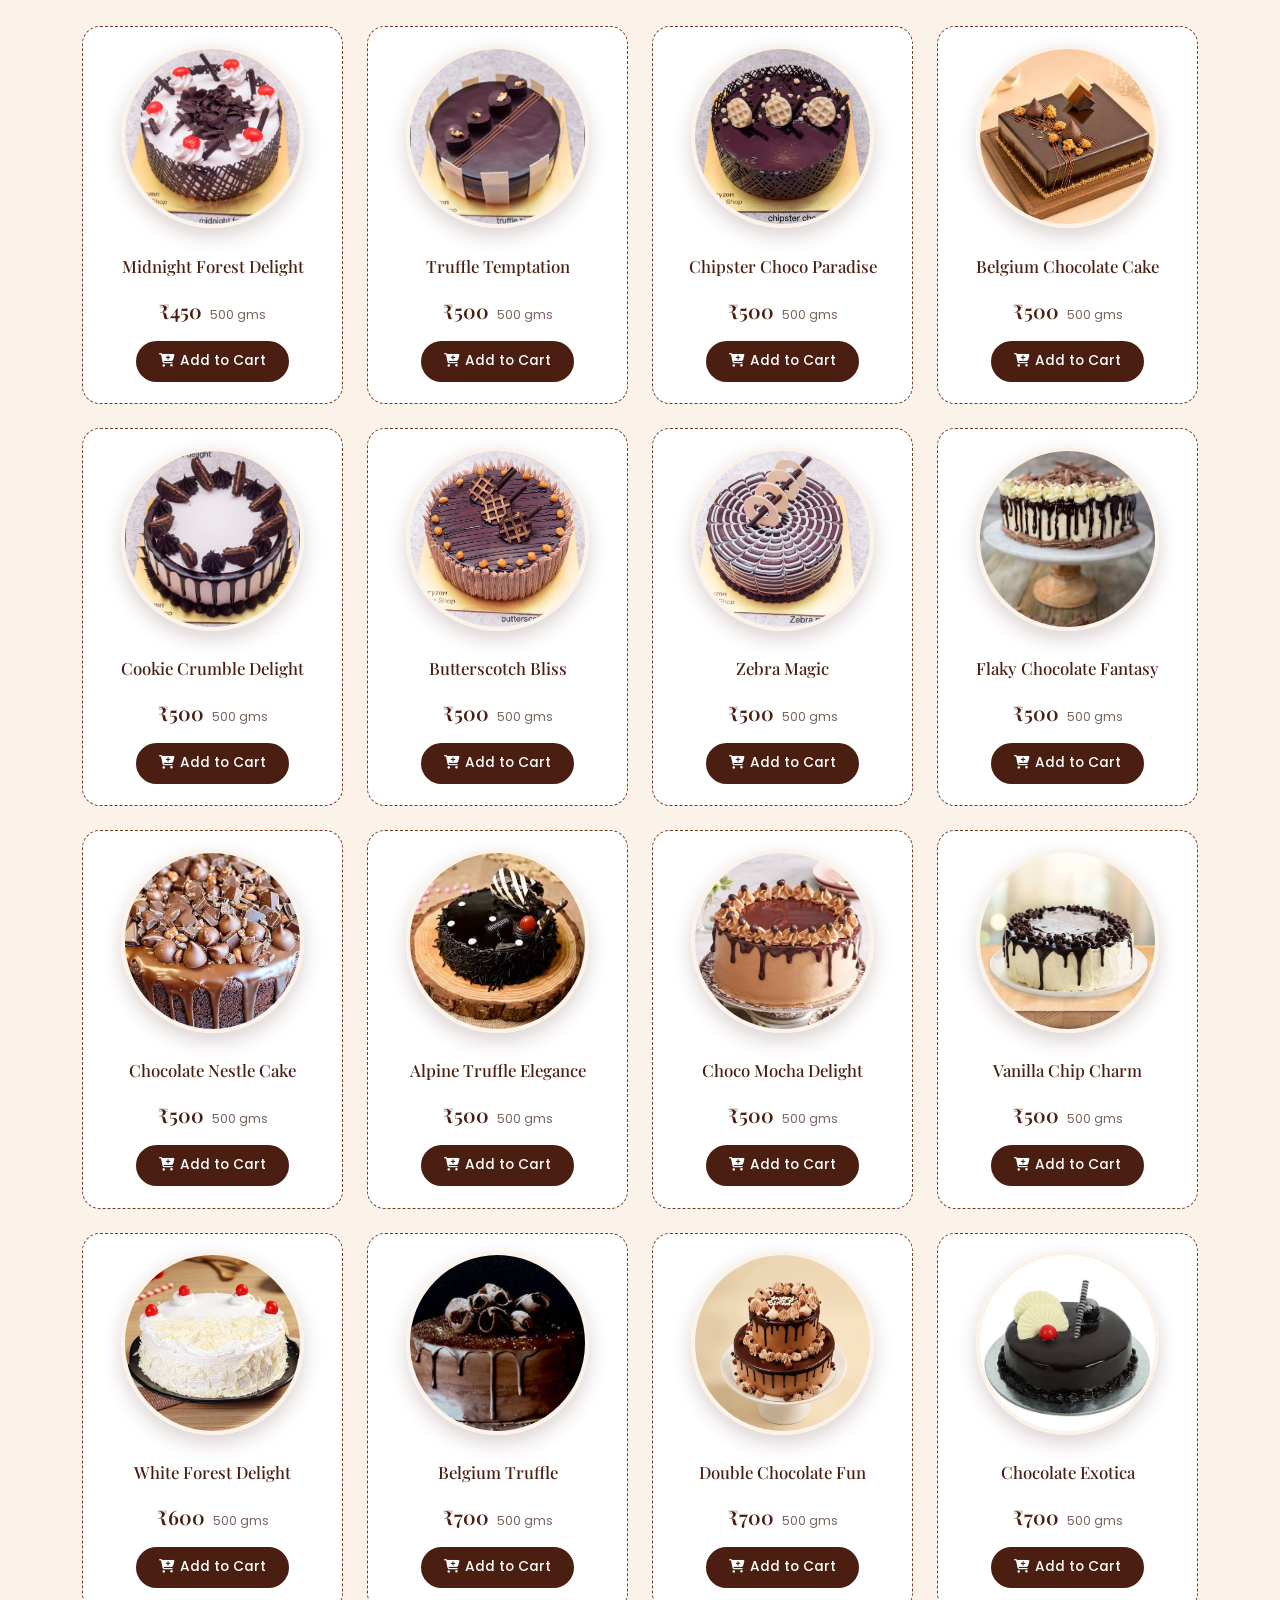
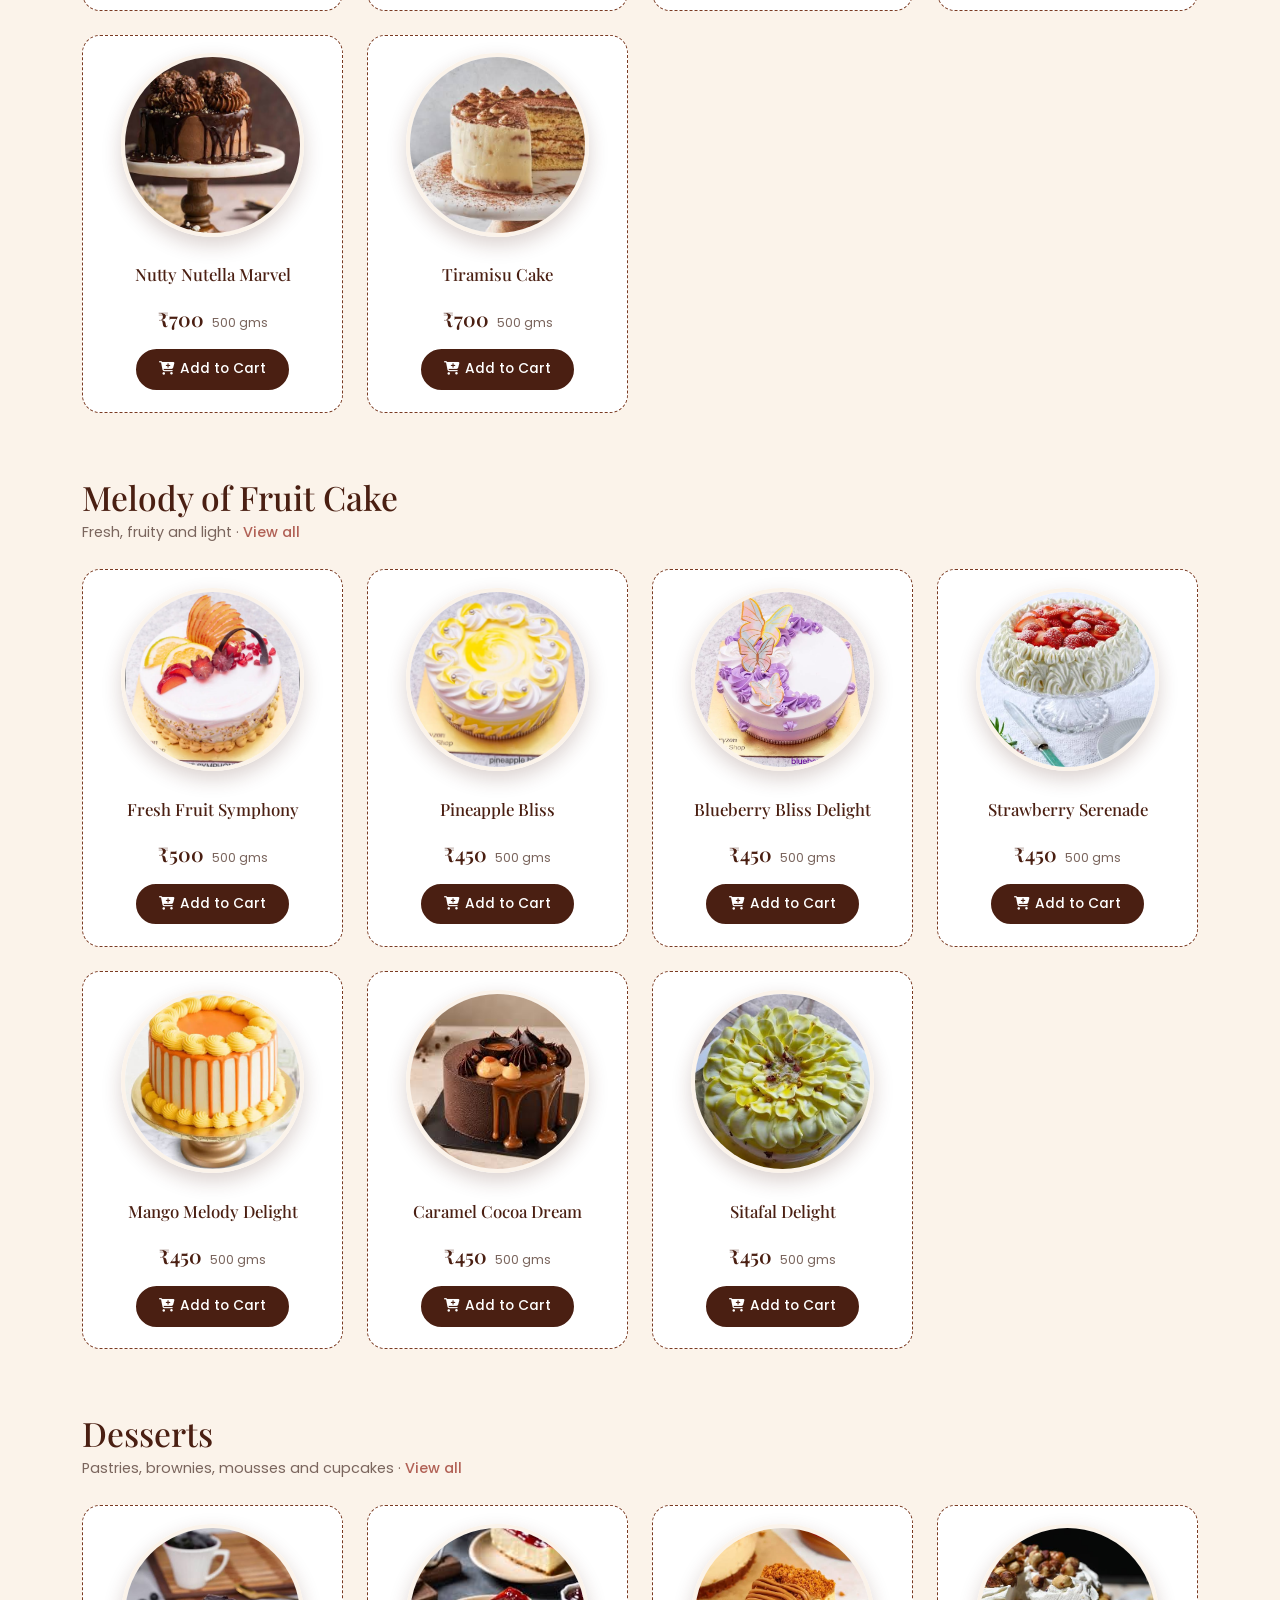
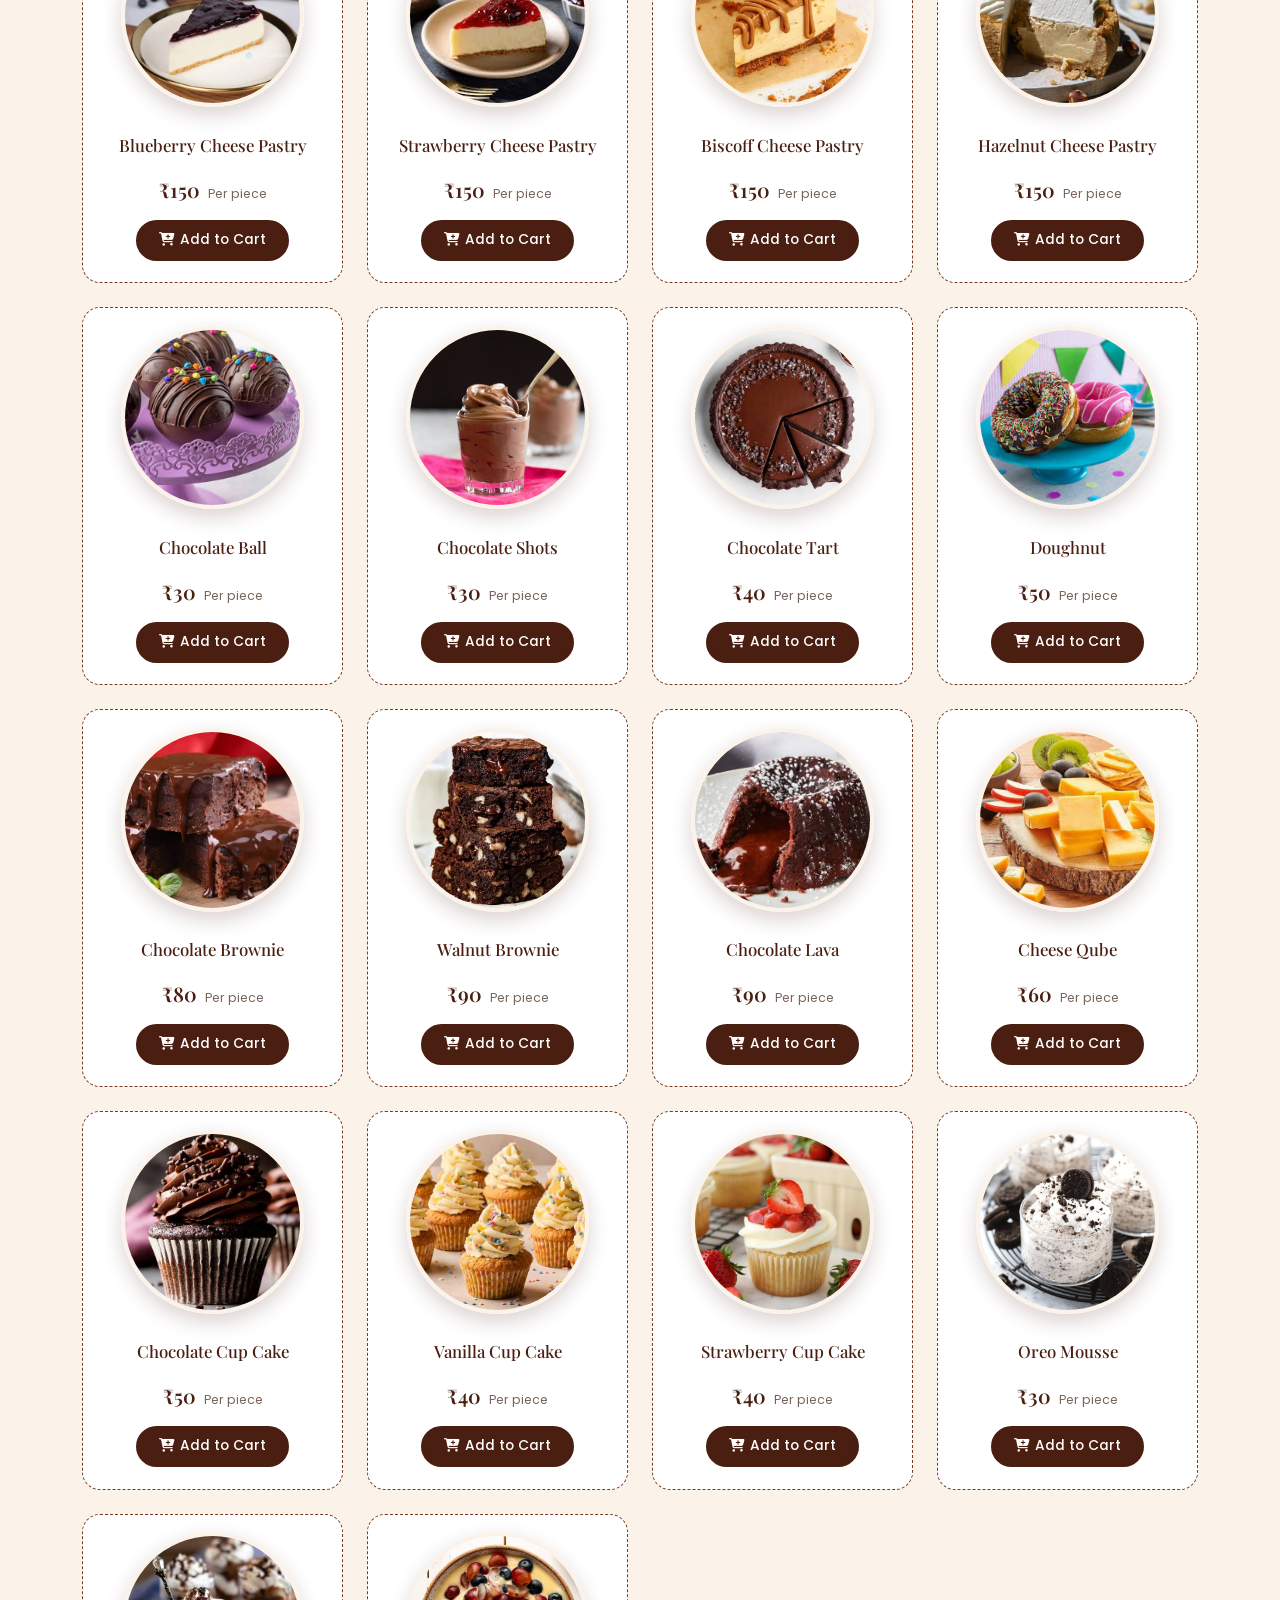
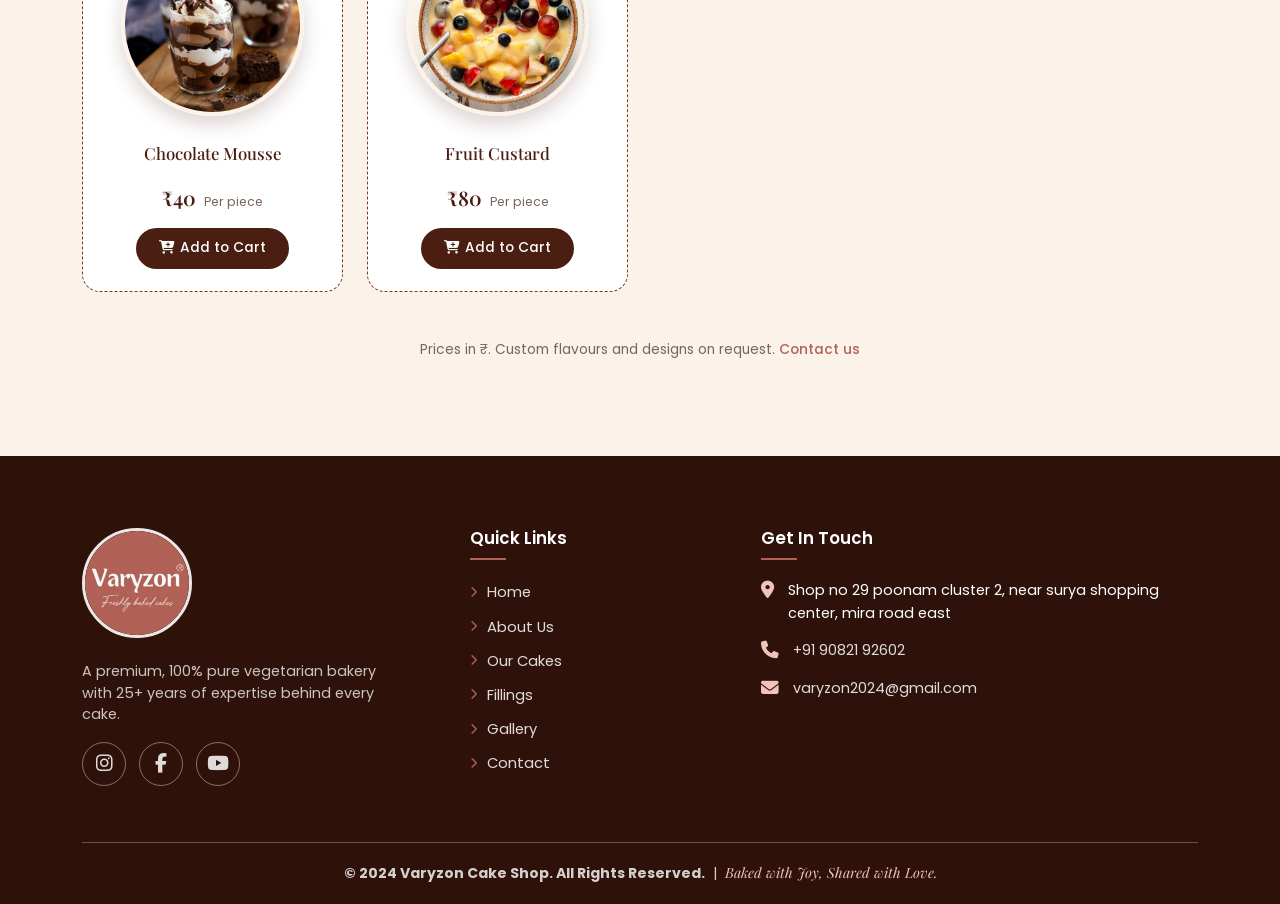
<file: our-cakes.html>
<!DOCTYPE html>
<html lang="en">
<head>
<meta charset="UTF-8">
<meta name="viewport" content="width=device-width, initial-scale=1">
<title>Our Cakes | Varyzon Cake Shop</title>
<meta name="description" content="Browse the full Varyzon collection of pure vegetarian cakes, pastries and desserts.">
<link rel="icon" href="images/logo.png">
<link href="https://cdn.jsdelivr.net/npm/bootstrap@5.3.3/dist/css/bootstrap.min.css" rel="stylesheet">
<link href="https://cdnjs.cloudflare.com/ajax/libs/font-awesome/6.5.2/css/all.min.css" rel="stylesheet">
<link href="https://fonts.googleapis.com/css2?family=Playfair+Display:ital,wght@0,500;0,600;0,700;1,500&family=Poppins:wght@400;500;600&family=Great+Vibes&display=swap" rel="stylesheet">
<link href="css/base.css" rel="stylesheet">
<link href="css/shop.css" rel="stylesheet">
<link href="css/customize.css" rel="stylesheet">
<link rel="stylesheet" href="css/popups.css">
</head>
<body>
<nav class="navbar navbar-expand-lg main-nav scrolled">
  <div class="container-xl">
    <a href="index.html" class="logo" aria-label="Varyzon home"><img src="images/logo.png" alt="Varyzon - Freshly baked cakes" width="104" height="104"></a>
    <button type="button" class="cart-btn mob-cart d-lg-none" data-bs-toggle="offcanvas" data-bs-target="#cartDrawer" aria-label="Open cart"><i class="fa-solid fa-cart-shopping"></i><span class="cart-count">0</span></button>
    <button class="navbar-toggler" data-bs-toggle="collapse" data-bs-target="#nav" aria-label="Menu"><span class="navbar-toggler-icon"></span></button>
    <div class="collapse navbar-collapse justify-content-end" id="nav">
      <ul class="navbar-nav align-items-lg-center">
        <li class="nav-item"><a class="nav-link" href="index.html#hero">Home</a></li>
        <li class="nav-item"><a class="nav-link" href="about.html">About Us</a></li>
        <li class="nav-item dropdown"><a class="nav-link nav-cakes-toggle" href="index.html#cakes" data-href="our-cakes.html" role="button" data-bs-toggle="dropdown" aria-expanded="false">Our Cakes<i class="fa-solid fa-chevron-down caret"></i></a><ul class="dropdown-menu"><li><a class="dropdown-item" href="our-cakes.html"><i class="fa-solid fa-layer-group"></i>All Cakes</a></li><li><hr class="dropdown-divider"></li><li><a class="dropdown-item" href="indian-sweet-cakes.html"><i class="fa-solid fa-cookie-bite"></i>Indian Sweet Cakes</a></li><li><a class="dropdown-item" href="premium-cakes.html"><i class="fa-solid fa-crown"></i>Premium Cakes</a></li><li><a class="dropdown-item" href="cheese-cakes.html"><i class="fa-solid fa-cheese"></i>Cheese Cakes</a></li><li><a class="dropdown-item" href="exotic-gateau.html"><i class="fa-solid fa-gem"></i>Exotic Gateau</a></li><li><a class="dropdown-item" href="all-season-cakes.html"><i class="fa-solid fa-sun"></i>All Season Cakes</a></li><li><a class="dropdown-item" href="melody-of-fruit-cake.html"><i class="fa-solid fa-lemon"></i>Melody of Fruit Cake</a></li><li><a class="dropdown-item" href="desserts.html"><i class="fa-solid fa-ice-cream"></i>Desserts</a></li></ul></li>
        <li class="nav-item"><a class="nav-link" href="fillings.html">Fillings</a></li>
        <li class="nav-item"><a class="nav-link" href="gallery.html">Gallery</a></li>
        <li class="nav-item"><a class="nav-link" href="contact.html">Contact</a></li>
      </ul>
      <button type="button" class="cart-btn d-none d-lg-inline-grid ms-lg-2" data-bs-toggle="offcanvas" data-bs-target="#cartDrawer" aria-label="Open cart"><i class="fa-solid fa-cart-shopping"></i><span class="cart-count">0</span></button>
      <a href="contact.html" class="btn btn-gold pulse ms-lg-3 mt-3 mt-lg-0"><i class="fa-solid fa-bag-shopping"></i>Order Now</a>
    </div>
  </div>
</nav>

<header class="page-hero" style="--hero-img:url('https://images.unsplash.com/photo-1578985545062-69928b1d9587?auto=format&fit=crop&w=1800&q=75')">
  <div class="container-xl">
    <div class="crumbs"><a href="index.html">Home</a> &nbsp;/&nbsp; <a href="our-cakes.html">Our Cakes</a></div>
    <h1>Our Full Collection</h1>
    <p>Every cake and dessert, baked fresh. Add your favourites to the cart and order on WhatsApp.</p>
    <div class="count-pill"><span class="veg-mark" style="width:20px;height:20px"></span>100% Pure Vegetarian &nbsp;&middot;&nbsp; 75 items</div>
  </div>
</header>

<div class="chips-wrap"><div class="container-xl"><nav class="chips" aria-label="Cake categories"><a href="our-cakes.html" class="active">All Cakes</a><a href="indian-sweet-cakes.html">Indian Sweet Cakes</a><a href="premium-cakes.html">Premium Cakes</a><a href="cheese-cakes.html">Cheese Cakes</a><a href="exotic-gateau.html">Exotic Gateau</a><a href="all-season-cakes.html">All Season Cakes</a><a href="melody-of-fruit-cake.html">Melody of Fruit Cake</a><a href="desserts.html">Desserts</a></nav></div></div>

<main class="shop"><div class="container-xl">

<div class="cat-block"><h2 class="cat-title">Indian Sweet Cakes</h2><p class="cat-sub">Traditional mithai flavours in cake form &middot; <a href="indian-sweet-cakes.html" style="color:var(--gold);font-weight:500">View all</a></p><div class="row g-3 g-md-4"><div class="col-6 col-md-4 col-lg-3"><article class="prod" data-id="indian-sweet-cakes-rasmalai-cake" data-name="Rasmalai Cake" data-price="700" data-unit="500 gms" data-img="images/products/rasmalai-cake.jpg"><div class="pic"><img loading="lazy" src="images/products/rasmalai-cake.jpg" data-fb="https://images.unsplash.com/photo-1558636508-e0db3814bd1d?auto=format&fit=crop&w=600&q=75" alt="Rasmalai Cake" onerror="this.onerror=null;this.src=this.dataset.fb"></div><h3>Rasmalai Cake</h3><div class="meta"><span class="price">₹700</span><span class="unit">500 gms</span></div><div class="prod-actions"><button type="button" class="btn btn-choc add-btn"><i class="fa-solid fa-cart-plus"></i>Add to Cart</button><div class="qty d-none"><button type="button" data-act="dec" aria-label="Decrease quantity">&minus;</button><span class="q">1</span><button type="button" data-act="inc" aria-label="Increase quantity">+</button></div></div></article></div><div class="col-6 col-md-4 col-lg-3"><article class="prod" data-id="indian-sweet-cakes-gulab-jamun-cake" data-name="Gulab Jamun Cake" data-price="600" data-unit="500 gms" data-img="images/products/gulab-jamun-cake.jpg"><div class="pic"><img loading="lazy" src="images/products/gulab-jamun-cake.jpg" data-fb="https://images.unsplash.com/photo-1578985545062-69928b1d9587?auto=format&fit=crop&w=600&q=75" alt="Gulab Jamun Cake" onerror="this.onerror=null;this.src=this.dataset.fb"></div><h3>Gulab Jamun Cake</h3><div class="meta"><span class="price">₹600</span><span class="unit">500 gms</span></div><div class="prod-actions"><button type="button" class="btn btn-choc add-btn"><i class="fa-solid fa-cart-plus"></i>Add to Cart</button><div class="qty d-none"><button type="button" data-act="dec" aria-label="Decrease quantity">&minus;</button><span class="q">1</span><button type="button" data-act="inc" aria-label="Increase quantity">+</button></div></div></article></div><div class="col-6 col-md-4 col-lg-3"><article class="prod" data-id="indian-sweet-cakes-rasgulla-cake" data-name="Rasgulla Cake" data-price="600" data-unit="500 gms" data-img="images/products/rasgulla-cake.jpg"><div class="pic"><img loading="lazy" src="images/products/rasgulla-cake.jpg" data-fb="https://images.unsplash.com/photo-1565958011703-44f9829ba187?auto=format&fit=crop&w=600&q=75" alt="Rasgulla Cake" onerror="this.onerror=null;this.src=this.dataset.fb"></div><h3>Rasgulla Cake</h3><div class="meta"><span class="price">₹600</span><span class="unit">500 gms</span></div><div class="prod-actions"><button type="button" class="btn btn-choc add-btn"><i class="fa-solid fa-cart-plus"></i>Add to Cart</button><div class="qty d-none"><button type="button" data-act="dec" aria-label="Decrease quantity">&minus;</button><span class="q">1</span><button type="button" data-act="inc" aria-label="Increase quantity">+</button></div></div></article></div><div class="col-6 col-md-4 col-lg-3"><article class="prod" data-id="indian-sweet-cakes-falooda-cake" data-name="Falooda Cake" data-price="550" data-unit="500 gms" data-img="images/products/falooda-cake.jpg"><div class="pic"><img loading="lazy" src="images/products/falooda-cake.jpg" data-fb="https://images.unsplash.com/photo-1464349095431-e9a21285b5f3?auto=format&fit=crop&w=600&q=75" alt="Falooda Cake" onerror="this.onerror=null;this.src=this.dataset.fb"></div><h3>Falooda Cake</h3><div class="meta"><span class="price">₹550</span><span class="unit">500 gms</span></div><div class="prod-actions"><button type="button" class="btn btn-choc add-btn"><i class="fa-solid fa-cart-plus"></i>Add to Cart</button><div class="qty d-none"><button type="button" data-act="dec" aria-label="Decrease quantity">&minus;</button><span class="q">1</span><button type="button" data-act="inc" aria-label="Increase quantity">+</button></div></div></article></div><div class="col-6 col-md-4 col-lg-3"><article class="prod" data-id="indian-sweet-cakes-classic-rabdi-cake" data-name="Classic Rabdi Cake" data-price="700" data-unit="500 gms" data-img="images/products/classic-rabdi-cake.jpg"><div class="pic"><img loading="lazy" src="images/products/classic-rabdi-cake.jpg" data-fb="https://images.unsplash.com/photo-1519340333755-56e9c1d04579?auto=format&fit=crop&w=600&q=75" alt="Classic Rabdi Cake" onerror="this.onerror=null;this.src=this.dataset.fb"></div><h3>Classic Rabdi Cake</h3><div class="meta"><span class="price">₹700</span><span class="unit">500 gms</span></div><div class="prod-actions"><button type="button" class="btn btn-choc add-btn"><i class="fa-solid fa-cart-plus"></i>Add to Cart</button><div class="qty d-none"><button type="button" data-act="dec" aria-label="Decrease quantity">&minus;</button><span class="q">1</span><button type="button" data-act="inc" aria-label="Increase quantity">+</button></div></div></article></div><div class="col-6 col-md-4 col-lg-3"><article class="prod" data-id="indian-sweet-cakes-paan-cake" data-name="Paan Cake" data-price="500" data-unit="500 gms" data-img="images/products/paan-cake.jpg"><div class="pic"><img loading="lazy" src="images/products/paan-cake.jpg" data-fb="https://images.unsplash.com/photo-1488477181946-6428a0291777?auto=format&fit=crop&w=600&q=75" alt="Paan Cake" onerror="this.onerror=null;this.src=this.dataset.fb"></div><h3>Paan Cake</h3><div class="meta"><span class="price">₹500</span><span class="unit">500 gms</span></div><div class="prod-actions"><button type="button" class="btn btn-choc add-btn"><i class="fa-solid fa-cart-plus"></i>Add to Cart</button><div class="qty d-none"><button type="button" data-act="dec" aria-label="Decrease quantity">&minus;</button><span class="q">1</span><button type="button" data-act="inc" aria-label="Increase quantity">+</button></div></div></article></div><div class="col-6 col-md-4 col-lg-3"><article class="prod" data-id="indian-sweet-cakes-motichoor-cake" data-name="Motichoor Cake" data-price="600" data-unit="500 gms" data-img="images/products/motichoor-cake.jpg"><div class="pic"><img loading="lazy" src="images/products/motichoor-cake.jpg" data-fb="https://images.unsplash.com/photo-1587668178277-295251f900ce?auto=format&fit=crop&w=600&q=75" alt="Motichoor Cake" onerror="this.onerror=null;this.src=this.dataset.fb"></div><h3>Motichoor Cake</h3><div class="meta"><span class="price">₹600</span><span class="unit">500 gms</span></div><div class="prod-actions"><button type="button" class="btn btn-choc add-btn"><i class="fa-solid fa-cart-plus"></i>Add to Cart</button><div class="qty d-none"><button type="button" data-act="dec" aria-label="Decrease quantity">&minus;</button><span class="q">1</span><button type="button" data-act="inc" aria-label="Increase quantity">+</button></div></div></article></div><div class="col-6 col-md-4 col-lg-3"><article class="prod" data-id="indian-sweet-cakes-kaju-katli" data-name="Kaju Katli" data-price="700" data-unit="500 gms" data-img="images/products/kaju-katli.jpg"><div class="pic"><img loading="lazy" src="images/products/kaju-katli.jpg" data-fb="https://images.unsplash.com/photo-1558636508-e0db3814bd1d?auto=format&fit=crop&w=600&q=75" alt="Kaju Katli" onerror="this.onerror=null;this.src=this.dataset.fb"></div><h3>Kaju Katli</h3><div class="meta"><span class="price">₹700</span><span class="unit">500 gms</span></div><div class="prod-actions"><button type="button" class="btn btn-choc add-btn"><i class="fa-solid fa-cart-plus"></i>Add to Cart</button><div class="qty d-none"><button type="button" data-act="dec" aria-label="Decrease quantity">&minus;</button><span class="q">1</span><button type="button" data-act="inc" aria-label="Increase quantity">+</button></div></div></article></div></div></div><div class="cat-block"><h2 class="cat-title">Premium Cakes</h2><p class="cat-sub">Rich chocolate and nutty indulgence &middot; <a href="premium-cakes.html" style="color:var(--gold);font-weight:500">View all</a></p><div class="row g-3 g-md-4"><div class="col-6 col-md-4 col-lg-3"><article class="prod" data-id="premium-cakes-double-choco-delight" data-name="Double Choco Delight" data-price="600" data-unit="500 gms" data-img="images/products/double-choco-delight.jpg"><div class="pic"><img loading="lazy" src="images/products/double-choco-delight.jpg" data-fb="https://images.unsplash.com/photo-1464349095431-e9a21285b5f3?auto=format&fit=crop&w=600&q=75" alt="Double Choco Delight" onerror="this.onerror=null;this.src=this.dataset.fb"></div><h3>Double Choco Delight</h3><div class="meta"><span class="price">₹600</span><span class="unit">500 gms</span></div><div class="prod-actions"><button type="button" class="btn btn-choc add-btn"><i class="fa-solid fa-cart-plus"></i>Add to Cart</button><div class="qty d-none"><button type="button" data-act="dec" aria-label="Decrease quantity">&minus;</button><span class="q">1</span><button type="button" data-act="inc" aria-label="Increase quantity">+</button></div></div></article></div><div class="col-6 col-md-4 col-lg-3"><article class="prod" data-id="premium-cakes-dark-fantasy-fudge" data-name="Dark Fantasy Fudge" data-price="600" data-unit="500 gms" data-img="images/products/dark-fantasy-fudge.jpg"><div class="pic"><img loading="lazy" src="images/products/dark-fantasy-fudge.jpg" data-fb="https://images.unsplash.com/photo-1519340333755-56e9c1d04579?auto=format&fit=crop&w=600&q=75" alt="Dark Fantasy Fudge" onerror="this.onerror=null;this.src=this.dataset.fb"></div><h3>Dark Fantasy Fudge</h3><div class="meta"><span class="price">₹600</span><span class="unit">500 gms</span></div><div class="prod-actions"><button type="button" class="btn btn-choc add-btn"><i class="fa-solid fa-cart-plus"></i>Add to Cart</button><div class="qty d-none"><button type="button" data-act="dec" aria-label="Decrease quantity">&minus;</button><span class="q">1</span><button type="button" data-act="inc" aria-label="Increase quantity">+</button></div></div></article></div><div class="col-6 col-md-4 col-lg-3"><article class="prod" data-id="premium-cakes-exotic-chocolate-extravaganza" data-name="Exotic Chocolate Extravaganza" data-price="600" data-unit="500 gms" data-img="images/products/exotic-chocolate-extravaganza.jpg"><div class="pic"><img loading="lazy" src="images/products/exotic-chocolate-extravaganza.jpg" data-fb="https://images.unsplash.com/photo-1488477181946-6428a0291777?auto=format&fit=crop&w=600&q=75" alt="Exotic Chocolate Extravaganza" onerror="this.onerror=null;this.src=this.dataset.fb"></div><h3>Exotic Chocolate Extravaganza</h3><div class="meta"><span class="price">₹600</span><span class="unit">500 gms</span></div><div class="prod-actions"><button type="button" class="btn btn-choc add-btn"><i class="fa-solid fa-cart-plus"></i>Add to Cart</button><div class="qty d-none"><button type="button" data-act="dec" aria-label="Decrease quantity">&minus;</button><span class="q">1</span><button type="button" data-act="inc" aria-label="Increase quantity">+</button></div></div></article></div><div class="col-6 col-md-4 col-lg-3"><article class="prod" data-id="premium-cakes-dutch-cocoa-symphony" data-name="Dutch Cocoa Symphony" data-price="700" data-unit="500 gms" data-img="images/products/dutch-cocoa-symphony.jpg"><div class="pic"><img loading="lazy" src="images/products/dutch-cocoa-symphony.jpg" data-fb="https://images.unsplash.com/photo-1587668178277-295251f900ce?auto=format&fit=crop&w=600&q=75" alt="Dutch Cocoa Symphony" onerror="this.onerror=null;this.src=this.dataset.fb"></div><h3>Dutch Cocoa Symphony</h3><div class="meta"><span class="price">₹700</span><span class="unit">500 gms</span></div><div class="prod-actions"><button type="button" class="btn btn-choc add-btn"><i class="fa-solid fa-cart-plus"></i>Add to Cart</button><div class="qty d-none"><button type="button" data-act="dec" aria-label="Decrease quantity">&minus;</button><span class="q">1</span><button type="button" data-act="inc" aria-label="Increase quantity">+</button></div></div></article></div><div class="col-6 col-md-4 col-lg-3"><article class="prod" data-id="premium-cakes-choco-walnut-wonder" data-name="Choco Walnut Wonder" data-price="700" data-unit="500 gms" data-img="images/products/choco-walnut-wonder.jpg"><div class="pic"><img loading="lazy" src="images/products/choco-walnut-wonder.jpg" data-fb="https://images.unsplash.com/photo-1558636508-e0db3814bd1d?auto=format&fit=crop&w=600&q=75" alt="Choco Walnut Wonder" onerror="this.onerror=null;this.src=this.dataset.fb"></div><h3>Choco Walnut Wonder</h3><div class="meta"><span class="price">₹700</span><span class="unit">500 gms</span></div><div class="prod-actions"><button type="button" class="btn btn-choc add-btn"><i class="fa-solid fa-cart-plus"></i>Add to Cart</button><div class="qty d-none"><button type="button" data-act="dec" aria-label="Decrease quantity">&minus;</button><span class="q">1</span><button type="button" data-act="inc" aria-label="Increase quantity">+</button></div></div></article></div><div class="col-6 col-md-4 col-lg-3"><article class="prod" data-id="premium-cakes-almond-bliss-delight" data-name="Almond Bliss Delight" data-price="700" data-unit="500 gms" data-img="images/products/almond-bliss-delight.jpg"><div class="pic"><img loading="lazy" src="images/products/almond-bliss-delight.jpg" data-fb="https://images.unsplash.com/photo-1578985545062-69928b1d9587?auto=format&fit=crop&w=600&q=75" alt="Almond Bliss Delight" onerror="this.onerror=null;this.src=this.dataset.fb"></div><h3>Almond Bliss Delight</h3><div class="meta"><span class="price">₹700</span><span class="unit">500 gms</span></div><div class="prod-actions"><button type="button" class="btn btn-choc add-btn"><i class="fa-solid fa-cart-plus"></i>Add to Cart</button><div class="qty d-none"><button type="button" data-act="dec" aria-label="Decrease quantity">&minus;</button><span class="q">1</span><button type="button" data-act="inc" aria-label="Increase quantity">+</button></div></div></article></div><div class="col-6 col-md-4 col-lg-3"><article class="prod" data-id="premium-cakes-choco-nut-delight" data-name="Choco Nut Delight" data-price="700" data-unit="500 gms" data-img="images/products/choco-nut-delight.jpg"><div class="pic"><img loading="lazy" src="images/products/choco-nut-delight.jpg" data-fb="https://images.unsplash.com/photo-1565958011703-44f9829ba187?auto=format&fit=crop&w=600&q=75" alt="Choco Nut Delight" onerror="this.onerror=null;this.src=this.dataset.fb"></div><h3>Choco Nut Delight</h3><div class="meta"><span class="price">₹700</span><span class="unit">500 gms</span></div><div class="prod-actions"><button type="button" class="btn btn-choc add-btn"><i class="fa-solid fa-cart-plus"></i>Add to Cart</button><div class="qty d-none"><button type="button" data-act="dec" aria-label="Decrease quantity">&minus;</button><span class="q">1</span><button type="button" data-act="inc" aria-label="Increase quantity">+</button></div></div></article></div><div class="col-6 col-md-4 col-lg-3"><article class="prod" data-id="premium-cakes-red-velvet-rogan" data-name="Red Velvet Rogan" data-price="700" data-unit="500 gms" data-img="images/products/red-velvet-rogan.jpg"><div class="pic"><img loading="lazy" src="images/products/red-velvet-rogan.jpg" data-fb="https://images.unsplash.com/photo-1464349095431-e9a21285b5f3?auto=format&fit=crop&w=600&q=75" alt="Red Velvet Rogan" onerror="this.onerror=null;this.src=this.dataset.fb"></div><h3>Red Velvet Rogan</h3><div class="meta"><span class="price">₹700</span><span class="unit">500 gms</span></div><div class="prod-actions"><button type="button" class="btn btn-choc add-btn"><i class="fa-solid fa-cart-plus"></i>Add to Cart</button><div class="qty d-none"><button type="button" data-act="dec" aria-label="Decrease quantity">&minus;</button><span class="q">1</span><button type="button" data-act="inc" aria-label="Increase quantity">+</button></div></div></article></div></div></div><div class="cat-block"><h2 class="cat-title">Cheese Cakes</h2><p class="cat-sub">Creamy, baked and chilled classics &middot; <a href="cheese-cakes.html" style="color:var(--gold);font-weight:500">View all</a></p><div class="row g-3 g-md-4"><div class="col-6 col-md-4 col-lg-3"><article class="prod" data-id="cheese-cakes-blueberry-cheese-cake" data-name="Blueberry Cheese Cake" data-price="800" data-unit="500 gms" data-img="images/products/blueberry-cheese-cake.jpg"><div class="pic"><img loading="lazy" src="images/products/blueberry-cheese-cake.jpg" data-fb="https://images.unsplash.com/photo-1587668178277-295251f900ce?auto=format&fit=crop&w=600&q=75" alt="Blueberry Cheese Cake" onerror="this.onerror=null;this.src=this.dataset.fb"></div><h3>Blueberry Cheese Cake</h3><div class="meta"><span class="price">₹800</span><span class="unit">500 gms</span></div><div class="prod-actions"><button type="button" class="btn btn-choc add-btn"><i class="fa-solid fa-cart-plus"></i>Add to Cart</button><div class="qty d-none"><button type="button" data-act="dec" aria-label="Decrease quantity">&minus;</button><span class="q">1</span><button type="button" data-act="inc" aria-label="Increase quantity">+</button></div></div></article></div><div class="col-6 col-md-4 col-lg-3"><article class="prod" data-id="cheese-cakes-strawberry-cheese-cake" data-name="Strawberry Cheese Cake" data-price="800" data-unit="500 gms" data-img="images/products/strawberry-cheese-cake.jpg"><div class="pic"><img loading="lazy" src="images/products/strawberry-cheese-cake.jpg" data-fb="https://images.unsplash.com/photo-1558636508-e0db3814bd1d?auto=format&fit=crop&w=600&q=75" alt="Strawberry Cheese Cake" onerror="this.onerror=null;this.src=this.dataset.fb"></div><h3>Strawberry Cheese Cake</h3><div class="meta"><span class="price">₹800</span><span class="unit">500 gms</span></div><div class="prod-actions"><button type="button" class="btn btn-choc add-btn"><i class="fa-solid fa-cart-plus"></i>Add to Cart</button><div class="qty d-none"><button type="button" data-act="dec" aria-label="Decrease quantity">&minus;</button><span class="q">1</span><button type="button" data-act="inc" aria-label="Increase quantity">+</button></div></div></article></div><div class="col-6 col-md-4 col-lg-3"><article class="prod" data-id="cheese-cakes-mango-cheese-cake" data-name="Mango Cheese Cake" data-price="800" data-unit="500 gms" data-img="images/products/mango-cheese-cake.jpg"><div class="pic"><img loading="lazy" src="images/products/mango-cheese-cake.jpg" data-fb="https://images.unsplash.com/photo-1578985545062-69928b1d9587?auto=format&fit=crop&w=600&q=75" alt="Mango Cheese Cake" onerror="this.onerror=null;this.src=this.dataset.fb"></div><h3>Mango Cheese Cake</h3><div class="meta"><span class="price">₹800</span><span class="unit">500 gms</span></div><div class="prod-actions"><button type="button" class="btn btn-choc add-btn"><i class="fa-solid fa-cart-plus"></i>Add to Cart</button><div class="qty d-none"><button type="button" data-act="dec" aria-label="Decrease quantity">&minus;</button><span class="q">1</span><button type="button" data-act="inc" aria-label="Increase quantity">+</button></div></div></article></div><div class="col-6 col-md-4 col-lg-3"><article class="prod" data-id="cheese-cakes-biscoff-cheese-cake" data-name="Biscoff Cheese Cake" data-price="900" data-unit="500 gms" data-img="images/products/biscoff-cheese-cake.jpg"><div class="pic"><img loading="lazy" src="images/products/biscoff-cheese-cake.jpg" data-fb="https://images.unsplash.com/photo-1565958011703-44f9829ba187?auto=format&fit=crop&w=600&q=75" alt="Biscoff Cheese Cake" onerror="this.onerror=null;this.src=this.dataset.fb"></div><h3>Biscoff Cheese Cake</h3><div class="meta"><span class="price">₹900</span><span class="unit">500 gms</span></div><div class="prod-actions"><button type="button" class="btn btn-choc add-btn"><i class="fa-solid fa-cart-plus"></i>Add to Cart</button><div class="qty d-none"><button type="button" data-act="dec" aria-label="Decrease quantity">&minus;</button><span class="q">1</span><button type="button" data-act="inc" aria-label="Increase quantity">+</button></div></div></article></div><div class="col-6 col-md-4 col-lg-3"><article class="prod" data-id="cheese-cakes-nutella-cheese-cake" data-name="Nutella Cheese Cake" data-price="900" data-unit="500 gms" data-img="images/products/nutella-cheese-cake.jpg"><div class="pic"><img loading="lazy" src="images/products/nutella-cheese-cake.jpg" data-fb="https://images.unsplash.com/photo-1464349095431-e9a21285b5f3?auto=format&fit=crop&w=600&q=75" alt="Nutella Cheese Cake" onerror="this.onerror=null;this.src=this.dataset.fb"></div><h3>Nutella Cheese Cake</h3><div class="meta"><span class="price">₹900</span><span class="unit">500 gms</span></div><div class="prod-actions"><button type="button" class="btn btn-choc add-btn"><i class="fa-solid fa-cart-plus"></i>Add to Cart</button><div class="qty d-none"><button type="button" data-act="dec" aria-label="Decrease quantity">&minus;</button><span class="q">1</span><button type="button" data-act="inc" aria-label="Increase quantity">+</button></div></div></article></div><div class="col-6 col-md-4 col-lg-3"><article class="prod" data-id="cheese-cakes-hazelnut-cheese-cake" data-name="Hazelnut Cheese Cake" data-price="900" data-unit="500 gms" data-img="images/products/hazelnut-cheese-cake.jpg"><div class="pic"><img loading="lazy" src="images/products/hazelnut-cheese-cake.jpg" data-fb="https://images.unsplash.com/photo-1519340333755-56e9c1d04579?auto=format&fit=crop&w=600&q=75" alt="Hazelnut Cheese Cake" onerror="this.onerror=null;this.src=this.dataset.fb"></div><h3>Hazelnut Cheese Cake</h3><div class="meta"><span class="price">₹900</span><span class="unit">500 gms</span></div><div class="prod-actions"><button type="button" class="btn btn-choc add-btn"><i class="fa-solid fa-cart-plus"></i>Add to Cart</button><div class="qty d-none"><button type="button" data-act="dec" aria-label="Decrease quantity">&minus;</button><span class="q">1</span><button type="button" data-act="inc" aria-label="Increase quantity">+</button></div></div></article></div><div class="col-6 col-md-4 col-lg-3"><article class="prod" data-id="cheese-cakes-tiramisu" data-name="Tiramisu" data-price="900" data-unit="500 gms" data-img="images/products/tiramisu.jpg"><div class="pic"><img loading="lazy" src="images/products/tiramisu.jpg" data-fb="https://images.unsplash.com/photo-1488477181946-6428a0291777?auto=format&fit=crop&w=600&q=75" alt="Tiramisu" onerror="this.onerror=null;this.src=this.dataset.fb"></div><h3>Tiramisu</h3><div class="meta"><span class="price">₹900</span><span class="unit">500 gms</span></div><div class="prod-actions"><button type="button" class="btn btn-choc add-btn"><i class="fa-solid fa-cart-plus"></i>Add to Cart</button><div class="qty d-none"><button type="button" data-act="dec" aria-label="Decrease quantity">&minus;</button><span class="q">1</span><button type="button" data-act="inc" aria-label="Increase quantity">+</button></div></div></article></div></div></div><div class="cat-block"><h2 class="cat-title">Exotic Gateau</h2><p class="cat-sub">Luxurious Nutella, Biscoff and more &middot; <a href="exotic-gateau.html" style="color:var(--gold);font-weight:500">View all</a></p><div class="row g-3 g-md-4"><div class="col-6 col-md-4 col-lg-3"><article class="prod" data-id="exotic-gateau-chocolate-brownie-fantasy" data-name="Chocolate Brownie Fantasy" data-price="800" data-unit="500 gms" data-img="images/products/chocolate-brownie-fantasy.jpg"><div class="pic"><img loading="lazy" src="images/products/chocolate-brownie-fantasy.jpg" data-fb="https://images.unsplash.com/photo-1565958011703-44f9829ba187?auto=format&fit=crop&w=600&q=75" alt="Chocolate Brownie Fantasy" onerror="this.onerror=null;this.src=this.dataset.fb"></div><h3>Chocolate Brownie Fantasy</h3><div class="meta"><span class="price">₹800</span><span class="unit">500 gms</span></div><div class="prod-actions"><button type="button" class="btn btn-choc add-btn"><i class="fa-solid fa-cart-plus"></i>Add to Cart</button><div class="qty d-none"><button type="button" data-act="dec" aria-label="Decrease quantity">&minus;</button><span class="q">1</span><button type="button" data-act="inc" aria-label="Increase quantity">+</button></div></div></article></div><div class="col-6 col-md-4 col-lg-3"><article class="prod" data-id="exotic-gateau-nutty-nutella-marvel" data-name="Nutty Nutella Marvel" data-price="800" data-unit="500 gms" data-img="images/products/nutty-nutella-marvel.jpg"><div class="pic"><img loading="lazy" src="images/products/nutty-nutella-marvel.jpg" data-fb="https://images.unsplash.com/photo-1464349095431-e9a21285b5f3?auto=format&fit=crop&w=600&q=75" alt="Nutty Nutella Marvel" onerror="this.onerror=null;this.src=this.dataset.fb"></div><h3>Nutty Nutella Marvel</h3><div class="meta"><span class="price">₹800</span><span class="unit">500 gms</span></div><div class="prod-actions"><button type="button" class="btn btn-choc add-btn"><i class="fa-solid fa-cart-plus"></i>Add to Cart</button><div class="qty d-none"><button type="button" data-act="dec" aria-label="Decrease quantity">&minus;</button><span class="q">1</span><button type="button" data-act="inc" aria-label="Increase quantity">+</button></div></div></article></div><div class="col-6 col-md-4 col-lg-3"><article class="prod" data-id="exotic-gateau-biscoff-dream-bonanza" data-name="Biscoff Dream Bonanza" data-price="800" data-unit="500 gms" data-img="images/products/biscoff-dream-bonanza.jpg"><div class="pic"><img loading="lazy" src="images/products/biscoff-dream-bonanza.jpg" data-fb="https://images.unsplash.com/photo-1519340333755-56e9c1d04579?auto=format&fit=crop&w=600&q=75" alt="Biscoff Dream Bonanza" onerror="this.onerror=null;this.src=this.dataset.fb"></div><h3>Biscoff Dream Bonanza</h3><div class="meta"><span class="price">₹800</span><span class="unit">500 gms</span></div><div class="prod-actions"><button type="button" class="btn btn-choc add-btn"><i class="fa-solid fa-cart-plus"></i>Add to Cart</button><div class="qty d-none"><button type="button" data-act="dec" aria-label="Decrease quantity">&minus;</button><span class="q">1</span><button type="button" data-act="inc" aria-label="Increase quantity">+</button></div></div></article></div><div class="col-6 col-md-4 col-lg-3"><article class="prod" data-id="exotic-gateau-belgian-coco-delight" data-name="Belgian Coco Delight" data-price="800" data-unit="500 gms" data-img="images/products/belgian-coco-delight.jpg"><div class="pic"><img loading="lazy" src="images/products/belgian-coco-delight.jpg" data-fb="https://images.unsplash.com/photo-1488477181946-6428a0291777?auto=format&fit=crop&w=600&q=75" alt="Belgian Coco Delight" onerror="this.onerror=null;this.src=this.dataset.fb"></div><h3>Belgian Coco Delight</h3><div class="meta"><span class="price">₹800</span><span class="unit">500 gms</span></div><div class="prod-actions"><button type="button" class="btn btn-choc add-btn"><i class="fa-solid fa-cart-plus"></i>Add to Cart</button><div class="qty d-none"><button type="button" data-act="dec" aria-label="Decrease quantity">&minus;</button><span class="q">1</span><button type="button" data-act="inc" aria-label="Increase quantity">+</button></div></div></article></div><div class="col-6 col-md-4 col-lg-3"><article class="prod" data-id="exotic-gateau-rocher-fusion" data-name="Rocher Fusion" data-price="800" data-unit="500 gms" data-img="images/products/rocher-fusion.jpg"><div class="pic"><img loading="lazy" src="images/products/rocher-fusion.jpg" data-fb="https://images.unsplash.com/photo-1587668178277-295251f900ce?auto=format&fit=crop&w=600&q=75" alt="Rocher Fusion" onerror="this.onerror=null;this.src=this.dataset.fb"></div><h3>Rocher Fusion</h3><div class="meta"><span class="price">₹800</span><span class="unit">500 gms</span></div><div class="prod-actions"><button type="button" class="btn btn-choc add-btn"><i class="fa-solid fa-cart-plus"></i>Add to Cart</button><div class="qty d-none"><button type="button" data-act="dec" aria-label="Decrease quantity">&minus;</button><span class="q">1</span><button type="button" data-act="inc" aria-label="Increase quantity">+</button></div></div></article></div><div class="col-6 col-md-4 col-lg-3"><article class="prod" data-id="exotic-gateau-rainbow-spectacle" data-name="Rainbow Spectacle" data-price="800" data-unit="500 gms" data-img="images/products/rainbow-spectacle.jpg"><div class="pic"><img loading="lazy" src="images/products/rainbow-spectacle.jpg" data-fb="https://images.unsplash.com/photo-1558636508-e0db3814bd1d?auto=format&fit=crop&w=600&q=75" alt="Rainbow Spectacle" onerror="this.onerror=null;this.src=this.dataset.fb"></div><h3>Rainbow Spectacle</h3><div class="meta"><span class="price">₹800</span><span class="unit">500 gms</span></div><div class="prod-actions"><button type="button" class="btn btn-choc add-btn"><i class="fa-solid fa-cart-plus"></i>Add to Cart</button><div class="qty d-none"><button type="button" data-act="dec" aria-label="Decrease quantity">&minus;</button><span class="q">1</span><button type="button" data-act="inc" aria-label="Increase quantity">+</button></div></div></article></div><div class="col-6 col-md-4 col-lg-3"><article class="prod" data-id="exotic-gateau-opera-cake" data-name="Opera Cake" data-price="900" data-unit="500 gms" data-img="images/products/opera-cake.jpg"><div class="pic"><img loading="lazy" src="images/products/opera-cake.jpg" data-fb="https://images.unsplash.com/photo-1578985545062-69928b1d9587?auto=format&fit=crop&w=600&q=75" alt="Opera Cake" onerror="this.onerror=null;this.src=this.dataset.fb"></div><h3>Opera Cake</h3><div class="meta"><span class="price">₹900</span><span class="unit">500 gms</span></div><div class="prod-actions"><button type="button" class="btn btn-choc add-btn"><i class="fa-solid fa-cart-plus"></i>Add to Cart</button><div class="qty d-none"><button type="button" data-act="dec" aria-label="Decrease quantity">&minus;</button><span class="q">1</span><button type="button" data-act="inc" aria-label="Increase quantity">+</button></div></div></article></div><div class="col-6 col-md-4 col-lg-3"><article class="prod" data-id="exotic-gateau-nutella-spread" data-name="Nutella Spread" data-price="1000" data-unit="500 gms" data-img="images/products/nutella-spread.jpg"><div class="pic"><img loading="lazy" src="images/products/nutella-spread.jpg" data-fb="https://images.unsplash.com/photo-1565958011703-44f9829ba187?auto=format&fit=crop&w=600&q=75" alt="Nutella Spread" onerror="this.onerror=null;this.src=this.dataset.fb"></div><h3>Nutella Spread</h3><div class="meta"><span class="price">₹1,000</span><span class="unit">500 gms</span></div><div class="prod-actions"><button type="button" class="btn btn-choc add-btn"><i class="fa-solid fa-cart-plus"></i>Add to Cart</button><div class="qty d-none"><button type="button" data-act="dec" aria-label="Decrease quantity">&minus;</button><span class="q">1</span><button type="button" data-act="inc" aria-label="Increase quantity">+</button></div></div></article></div><div class="col-6 col-md-4 col-lg-3"><article class="prod" data-id="exotic-gateau-biscoff-spread" data-name="Biscoff Spread" data-price="1200" data-unit="500 gms" data-img="images/products/biscoff-spread.jpg"><div class="pic"><img loading="lazy" src="images/products/biscoff-spread.jpg" data-fb="https://images.unsplash.com/photo-1464349095431-e9a21285b5f3?auto=format&fit=crop&w=600&q=75" alt="Biscoff Spread" onerror="this.onerror=null;this.src=this.dataset.fb"></div><h3>Biscoff Spread</h3><div class="meta"><span class="price">₹1,200</span><span class="unit">500 gms</span></div><div class="prod-actions"><button type="button" class="btn btn-choc add-btn"><i class="fa-solid fa-cart-plus"></i>Add to Cart</button><div class="qty d-none"><button type="button" data-act="dec" aria-label="Decrease quantity">&minus;</button><span class="q">1</span><button type="button" data-act="inc" aria-label="Increase quantity">+</button></div></div></article></div></div></div><div class="cat-block"><h2 class="cat-title">All Season Cakes</h2><p class="cat-sub">Our everyday favourites, loved all year &middot; <a href="all-season-cakes.html" style="color:var(--gold);font-weight:500">View all</a></p><div class="row g-3 g-md-4"><div class="col-6 col-md-4 col-lg-3"><article class="prod" data-id="all-season-cakes-midnight-forest-delight" data-name="Midnight Forest Delight" data-price="450" data-unit="500 gms" data-img="images/products/midnight-forest-delight.jpg"><div class="pic"><img loading="lazy" src="images/products/midnight-forest-delight.jpg" data-fb="https://images.unsplash.com/photo-1488477181946-6428a0291777?auto=format&fit=crop&w=600&q=75" alt="Midnight Forest Delight" onerror="this.onerror=null;this.src=this.dataset.fb"></div><h3>Midnight Forest Delight</h3><div class="meta"><span class="price">₹450</span><span class="unit">500 gms</span></div><div class="prod-actions"><button type="button" class="btn btn-choc add-btn"><i class="fa-solid fa-cart-plus"></i>Add to Cart</button><div class="qty d-none"><button type="button" data-act="dec" aria-label="Decrease quantity">&minus;</button><span class="q">1</span><button type="button" data-act="inc" aria-label="Increase quantity">+</button></div></div></article></div><div class="col-6 col-md-4 col-lg-3"><article class="prod" data-id="all-season-cakes-truffle-temptation" data-name="Truffle Temptation" data-price="500" data-unit="500 gms" data-img="images/products/truffle-temptation.jpg"><div class="pic"><img loading="lazy" src="images/products/truffle-temptation.jpg" data-fb="https://images.unsplash.com/photo-1587668178277-295251f900ce?auto=format&fit=crop&w=600&q=75" alt="Truffle Temptation" onerror="this.onerror=null;this.src=this.dataset.fb"></div><h3>Truffle Temptation</h3><div class="meta"><span class="price">₹500</span><span class="unit">500 gms</span></div><div class="prod-actions"><button type="button" class="btn btn-choc add-btn"><i class="fa-solid fa-cart-plus"></i>Add to Cart</button><div class="qty d-none"><button type="button" data-act="dec" aria-label="Decrease quantity">&minus;</button><span class="q">1</span><button type="button" data-act="inc" aria-label="Increase quantity">+</button></div></div></article></div><div class="col-6 col-md-4 col-lg-3"><article class="prod" data-id="all-season-cakes-chipster-choco-paradise" data-name="Chipster Choco Paradise" data-price="500" data-unit="500 gms" data-img="images/products/chipster-choco-paradise.jpg"><div class="pic"><img loading="lazy" src="images/products/chipster-choco-paradise.jpg" data-fb="https://images.unsplash.com/photo-1558636508-e0db3814bd1d?auto=format&fit=crop&w=600&q=75" alt="Chipster Choco Paradise" onerror="this.onerror=null;this.src=this.dataset.fb"></div><h3>Chipster Choco Paradise</h3><div class="meta"><span class="price">₹500</span><span class="unit">500 gms</span></div><div class="prod-actions"><button type="button" class="btn btn-choc add-btn"><i class="fa-solid fa-cart-plus"></i>Add to Cart</button><div class="qty d-none"><button type="button" data-act="dec" aria-label="Decrease quantity">&minus;</button><span class="q">1</span><button type="button" data-act="inc" aria-label="Increase quantity">+</button></div></div></article></div><div class="col-6 col-md-4 col-lg-3"><article class="prod" data-id="all-season-cakes-belgium-chocolate-cake" data-name="Belgium Chocolate Cake" data-price="500" data-unit="500 gms" data-img="images/products/belgium-chocolate-cake.jpg"><div class="pic"><img loading="lazy" src="images/products/belgium-chocolate-cake.jpg" data-fb="https://images.unsplash.com/photo-1578985545062-69928b1d9587?auto=format&fit=crop&w=600&q=75" alt="Belgium Chocolate Cake" onerror="this.onerror=null;this.src=this.dataset.fb"></div><h3>Belgium Chocolate Cake</h3><div class="meta"><span class="price">₹500</span><span class="unit">500 gms</span></div><div class="prod-actions"><button type="button" class="btn btn-choc add-btn"><i class="fa-solid fa-cart-plus"></i>Add to Cart</button><div class="qty d-none"><button type="button" data-act="dec" aria-label="Decrease quantity">&minus;</button><span class="q">1</span><button type="button" data-act="inc" aria-label="Increase quantity">+</button></div></div></article></div><div class="col-6 col-md-4 col-lg-3"><article class="prod" data-id="all-season-cakes-cookie-crumble-delight" data-name="Cookie Crumble Delight" data-price="500" data-unit="500 gms" data-img="images/products/cookie-crumble-delight.jpg"><div class="pic"><img loading="lazy" src="images/products/cookie-crumble-delight.jpg" data-fb="https://images.unsplash.com/photo-1565958011703-44f9829ba187?auto=format&fit=crop&w=600&q=75" alt="Cookie Crumble Delight" onerror="this.onerror=null;this.src=this.dataset.fb"></div><h3>Cookie Crumble Delight</h3><div class="meta"><span class="price">₹500</span><span class="unit">500 gms</span></div><div class="prod-actions"><button type="button" class="btn btn-choc add-btn"><i class="fa-solid fa-cart-plus"></i>Add to Cart</button><div class="qty d-none"><button type="button" data-act="dec" aria-label="Decrease quantity">&minus;</button><span class="q">1</span><button type="button" data-act="inc" aria-label="Increase quantity">+</button></div></div></article></div><div class="col-6 col-md-4 col-lg-3"><article class="prod" data-id="all-season-cakes-butterscotch-bliss" data-name="Butterscotch Bliss" data-price="500" data-unit="500 gms" data-img="images/products/butterscotch-bliss.jpg"><div class="pic"><img loading="lazy" src="images/products/butterscotch-bliss.jpg" data-fb="https://images.unsplash.com/photo-1464349095431-e9a21285b5f3?auto=format&fit=crop&w=600&q=75" alt="Butterscotch Bliss" onerror="this.onerror=null;this.src=this.dataset.fb"></div><h3>Butterscotch Bliss</h3><div class="meta"><span class="price">₹500</span><span class="unit">500 gms</span></div><div class="prod-actions"><button type="button" class="btn btn-choc add-btn"><i class="fa-solid fa-cart-plus"></i>Add to Cart</button><div class="qty d-none"><button type="button" data-act="dec" aria-label="Decrease quantity">&minus;</button><span class="q">1</span><button type="button" data-act="inc" aria-label="Increase quantity">+</button></div></div></article></div><div class="col-6 col-md-4 col-lg-3"><article class="prod" data-id="all-season-cakes-zebra-magic" data-name="Zebra Magic" data-price="500" data-unit="500 gms" data-img="images/products/zebra-magic.jpg"><div class="pic"><img loading="lazy" src="images/products/zebra-magic.jpg" data-fb="https://images.unsplash.com/photo-1519340333755-56e9c1d04579?auto=format&fit=crop&w=600&q=75" alt="Zebra Magic" onerror="this.onerror=null;this.src=this.dataset.fb"></div><h3>Zebra Magic</h3><div class="meta"><span class="price">₹500</span><span class="unit">500 gms</span></div><div class="prod-actions"><button type="button" class="btn btn-choc add-btn"><i class="fa-solid fa-cart-plus"></i>Add to Cart</button><div class="qty d-none"><button type="button" data-act="dec" aria-label="Decrease quantity">&minus;</button><span class="q">1</span><button type="button" data-act="inc" aria-label="Increase quantity">+</button></div></div></article></div><div class="col-6 col-md-4 col-lg-3"><article class="prod" data-id="all-season-cakes-flaky-chocolate-fantasy" data-name="Flaky Chocolate Fantasy" data-price="500" data-unit="500 gms" data-img="images/products/flaky-chocolate-fantasy.jpg"><div class="pic"><img loading="lazy" src="images/products/flaky-chocolate-fantasy.jpg" data-fb="https://images.unsplash.com/photo-1488477181946-6428a0291777?auto=format&fit=crop&w=600&q=75" alt="Flaky Chocolate Fantasy" onerror="this.onerror=null;this.src=this.dataset.fb"></div><h3>Flaky Chocolate Fantasy</h3><div class="meta"><span class="price">₹500</span><span class="unit">500 gms</span></div><div class="prod-actions"><button type="button" class="btn btn-choc add-btn"><i class="fa-solid fa-cart-plus"></i>Add to Cart</button><div class="qty d-none"><button type="button" data-act="dec" aria-label="Decrease quantity">&minus;</button><span class="q">1</span><button type="button" data-act="inc" aria-label="Increase quantity">+</button></div></div></article></div><div class="col-6 col-md-4 col-lg-3"><article class="prod" data-id="all-season-cakes-chocolate-nestle-cake" data-name="Chocolate Nestle Cake" data-price="500" data-unit="500 gms" data-img="images/products/chocolate-nestle-cake.jpg"><div class="pic"><img loading="lazy" src="images/products/chocolate-nestle-cake.jpg" data-fb="https://images.unsplash.com/photo-1587668178277-295251f900ce?auto=format&fit=crop&w=600&q=75" alt="Chocolate Nestle Cake" onerror="this.onerror=null;this.src=this.dataset.fb"></div><h3>Chocolate Nestle Cake</h3><div class="meta"><span class="price">₹500</span><span class="unit">500 gms</span></div><div class="prod-actions"><button type="button" class="btn btn-choc add-btn"><i class="fa-solid fa-cart-plus"></i>Add to Cart</button><div class="qty d-none"><button type="button" data-act="dec" aria-label="Decrease quantity">&minus;</button><span class="q">1</span><button type="button" data-act="inc" aria-label="Increase quantity">+</button></div></div></article></div><div class="col-6 col-md-4 col-lg-3"><article class="prod" data-id="all-season-cakes-alpine-truffle-elegance" data-name="Alpine Truffle Elegance" data-price="500" data-unit="500 gms" data-img="images/products/alpine-truffle-elegance.jpg"><div class="pic"><img loading="lazy" src="images/products/alpine-truffle-elegance.jpg" data-fb="https://images.unsplash.com/photo-1558636508-e0db3814bd1d?auto=format&fit=crop&w=600&q=75" alt="Alpine Truffle Elegance" onerror="this.onerror=null;this.src=this.dataset.fb"></div><h3>Alpine Truffle Elegance</h3><div class="meta"><span class="price">₹500</span><span class="unit">500 gms</span></div><div class="prod-actions"><button type="button" class="btn btn-choc add-btn"><i class="fa-solid fa-cart-plus"></i>Add to Cart</button><div class="qty d-none"><button type="button" data-act="dec" aria-label="Decrease quantity">&minus;</button><span class="q">1</span><button type="button" data-act="inc" aria-label="Increase quantity">+</button></div></div></article></div><div class="col-6 col-md-4 col-lg-3"><article class="prod" data-id="all-season-cakes-choco-mocha-delight" data-name="Choco Mocha Delight" data-price="500" data-unit="500 gms" data-img="images/products/choco-mocha-delight.jpg"><div class="pic"><img loading="lazy" src="images/products/choco-mocha-delight.jpg" data-fb="https://images.unsplash.com/photo-1578985545062-69928b1d9587?auto=format&fit=crop&w=600&q=75" alt="Choco Mocha Delight" onerror="this.onerror=null;this.src=this.dataset.fb"></div><h3>Choco Mocha Delight</h3><div class="meta"><span class="price">₹500</span><span class="unit">500 gms</span></div><div class="prod-actions"><button type="button" class="btn btn-choc add-btn"><i class="fa-solid fa-cart-plus"></i>Add to Cart</button><div class="qty d-none"><button type="button" data-act="dec" aria-label="Decrease quantity">&minus;</button><span class="q">1</span><button type="button" data-act="inc" aria-label="Increase quantity">+</button></div></div></article></div><div class="col-6 col-md-4 col-lg-3"><article class="prod" data-id="all-season-cakes-vanilla-chip-charm" data-name="Vanilla Chip Charm" data-price="500" data-unit="500 gms" data-img="images/products/vanilla-chip-charm.jpg"><div class="pic"><img loading="lazy" src="images/products/vanilla-chip-charm.jpg" data-fb="https://images.unsplash.com/photo-1565958011703-44f9829ba187?auto=format&fit=crop&w=600&q=75" alt="Vanilla Chip Charm" onerror="this.onerror=null;this.src=this.dataset.fb"></div><h3>Vanilla Chip Charm</h3><div class="meta"><span class="price">₹500</span><span class="unit">500 gms</span></div><div class="prod-actions"><button type="button" class="btn btn-choc add-btn"><i class="fa-solid fa-cart-plus"></i>Add to Cart</button><div class="qty d-none"><button type="button" data-act="dec" aria-label="Decrease quantity">&minus;</button><span class="q">1</span><button type="button" data-act="inc" aria-label="Increase quantity">+</button></div></div></article></div><div class="col-6 col-md-4 col-lg-3"><article class="prod" data-id="all-season-cakes-white-forest-delight" data-name="White Forest Delight" data-price="600" data-unit="500 gms" data-img="images/products/white-forest-delight.jpg"><div class="pic"><img loading="lazy" src="images/products/white-forest-delight.jpg" data-fb="https://images.unsplash.com/photo-1464349095431-e9a21285b5f3?auto=format&fit=crop&w=600&q=75" alt="White Forest Delight" onerror="this.onerror=null;this.src=this.dataset.fb"></div><h3>White Forest Delight</h3><div class="meta"><span class="price">₹600</span><span class="unit">500 gms</span></div><div class="prod-actions"><button type="button" class="btn btn-choc add-btn"><i class="fa-solid fa-cart-plus"></i>Add to Cart</button><div class="qty d-none"><button type="button" data-act="dec" aria-label="Decrease quantity">&minus;</button><span class="q">1</span><button type="button" data-act="inc" aria-label="Increase quantity">+</button></div></div></article></div><div class="col-6 col-md-4 col-lg-3"><article class="prod" data-id="all-season-cakes-belgium-truffle" data-name="Belgium Truffle" data-price="700" data-unit="500 gms" data-img="images/products/belgium-truffle.jpg"><div class="pic"><img loading="lazy" src="images/products/belgium-truffle.jpg" data-fb="https://images.unsplash.com/photo-1519340333755-56e9c1d04579?auto=format&fit=crop&w=600&q=75" alt="Belgium Truffle" onerror="this.onerror=null;this.src=this.dataset.fb"></div><h3>Belgium Truffle</h3><div class="meta"><span class="price">₹700</span><span class="unit">500 gms</span></div><div class="prod-actions"><button type="button" class="btn btn-choc add-btn"><i class="fa-solid fa-cart-plus"></i>Add to Cart</button><div class="qty d-none"><button type="button" data-act="dec" aria-label="Decrease quantity">&minus;</button><span class="q">1</span><button type="button" data-act="inc" aria-label="Increase quantity">+</button></div></div></article></div><div class="col-6 col-md-4 col-lg-3"><article class="prod" data-id="all-season-cakes-double-chocolate-fun" data-name="Double Chocolate Fun" data-price="700" data-unit="500 gms" data-img="images/products/double-chocolate-fun.jpg"><div class="pic"><img loading="lazy" src="images/products/double-chocolate-fun.jpg" data-fb="https://images.unsplash.com/photo-1488477181946-6428a0291777?auto=format&fit=crop&w=600&q=75" alt="Double Chocolate Fun" onerror="this.onerror=null;this.src=this.dataset.fb"></div><h3>Double Chocolate Fun</h3><div class="meta"><span class="price">₹700</span><span class="unit">500 gms</span></div><div class="prod-actions"><button type="button" class="btn btn-choc add-btn"><i class="fa-solid fa-cart-plus"></i>Add to Cart</button><div class="qty d-none"><button type="button" data-act="dec" aria-label="Decrease quantity">&minus;</button><span class="q">1</span><button type="button" data-act="inc" aria-label="Increase quantity">+</button></div></div></article></div><div class="col-6 col-md-4 col-lg-3"><article class="prod" data-id="all-season-cakes-chocolate-exotica" data-name="Chocolate Exotica" data-price="700" data-unit="500 gms" data-img="images/products/chocolate-exotica.jpg"><div class="pic"><img loading="lazy" src="images/products/chocolate-exotica.jpg" data-fb="https://images.unsplash.com/photo-1587668178277-295251f900ce?auto=format&fit=crop&w=600&q=75" alt="Chocolate Exotica" onerror="this.onerror=null;this.src=this.dataset.fb"></div><h3>Chocolate Exotica</h3><div class="meta"><span class="price">₹700</span><span class="unit">500 gms</span></div><div class="prod-actions"><button type="button" class="btn btn-choc add-btn"><i class="fa-solid fa-cart-plus"></i>Add to Cart</button><div class="qty d-none"><button type="button" data-act="dec" aria-label="Decrease quantity">&minus;</button><span class="q">1</span><button type="button" data-act="inc" aria-label="Increase quantity">+</button></div></div></article></div><div class="col-6 col-md-4 col-lg-3"><article class="prod" data-id="all-season-cakes-nutty-nutella-marvel" data-name="Nutty Nutella Marvel" data-price="700" data-unit="500 gms" data-img="images/products/nutty-nutella-marvel.jpg"><div class="pic"><img loading="lazy" src="images/products/nutty-nutella-marvel.jpg" data-fb="https://images.unsplash.com/photo-1558636508-e0db3814bd1d?auto=format&fit=crop&w=600&q=75" alt="Nutty Nutella Marvel" onerror="this.onerror=null;this.src=this.dataset.fb"></div><h3>Nutty Nutella Marvel</h3><div class="meta"><span class="price">₹700</span><span class="unit">500 gms</span></div><div class="prod-actions"><button type="button" class="btn btn-choc add-btn"><i class="fa-solid fa-cart-plus"></i>Add to Cart</button><div class="qty d-none"><button type="button" data-act="dec" aria-label="Decrease quantity">&minus;</button><span class="q">1</span><button type="button" data-act="inc" aria-label="Increase quantity">+</button></div></div></article></div><div class="col-6 col-md-4 col-lg-3"><article class="prod" data-id="all-season-cakes-tiramisu-cake" data-name="Tiramisu Cake" data-price="700" data-unit="500 gms" data-img="images/products/tiramisu-cake.jpg"><div class="pic"><img loading="lazy" src="images/products/tiramisu-cake.jpg" data-fb="https://images.unsplash.com/photo-1578985545062-69928b1d9587?auto=format&fit=crop&w=600&q=75" alt="Tiramisu Cake" onerror="this.onerror=null;this.src=this.dataset.fb"></div><h3>Tiramisu Cake</h3><div class="meta"><span class="price">₹700</span><span class="unit">500 gms</span></div><div class="prod-actions"><button type="button" class="btn btn-choc add-btn"><i class="fa-solid fa-cart-plus"></i>Add to Cart</button><div class="qty d-none"><button type="button" data-act="dec" aria-label="Decrease quantity">&minus;</button><span class="q">1</span><button type="button" data-act="inc" aria-label="Increase quantity">+</button></div></div></article></div></div></div><div class="cat-block"><h2 class="cat-title">Melody of Fruit Cake</h2><p class="cat-sub">Fresh, fruity and light &middot; <a href="melody-of-fruit-cake.html" style="color:var(--gold);font-weight:500">View all</a></p><div class="row g-3 g-md-4"><div class="col-6 col-md-4 col-lg-3"><article class="prod" data-id="melody-of-fruit-cake-fresh-fruit-symphony" data-name="Fresh Fruit Symphony" data-price="500" data-unit="500 gms" data-img="images/products/fresh-fruit-symphony.jpg"><div class="pic"><img loading="lazy" src="images/products/fresh-fruit-symphony.jpg" data-fb="https://images.unsplash.com/photo-1578985545062-69928b1d9587?auto=format&fit=crop&w=600&q=75" alt="Fresh Fruit Symphony" onerror="this.onerror=null;this.src=this.dataset.fb"></div><h3>Fresh Fruit Symphony</h3><div class="meta"><span class="price">₹500</span><span class="unit">500 gms</span></div><div class="prod-actions"><button type="button" class="btn btn-choc add-btn"><i class="fa-solid fa-cart-plus"></i>Add to Cart</button><div class="qty d-none"><button type="button" data-act="dec" aria-label="Decrease quantity">&minus;</button><span class="q">1</span><button type="button" data-act="inc" aria-label="Increase quantity">+</button></div></div></article></div><div class="col-6 col-md-4 col-lg-3"><article class="prod" data-id="melody-of-fruit-cake-pineapple-bliss" data-name="Pineapple Bliss" data-price="450" data-unit="500 gms" data-img="images/products/pineapple-bliss.jpg"><div class="pic"><img loading="lazy" src="images/products/pineapple-bliss.jpg" data-fb="https://images.unsplash.com/photo-1565958011703-44f9829ba187?auto=format&fit=crop&w=600&q=75" alt="Pineapple Bliss" onerror="this.onerror=null;this.src=this.dataset.fb"></div><h3>Pineapple Bliss</h3><div class="meta"><span class="price">₹450</span><span class="unit">500 gms</span></div><div class="prod-actions"><button type="button" class="btn btn-choc add-btn"><i class="fa-solid fa-cart-plus"></i>Add to Cart</button><div class="qty d-none"><button type="button" data-act="dec" aria-label="Decrease quantity">&minus;</button><span class="q">1</span><button type="button" data-act="inc" aria-label="Increase quantity">+</button></div></div></article></div><div class="col-6 col-md-4 col-lg-3"><article class="prod" data-id="melody-of-fruit-cake-blueberry-bliss-delight" data-name="Blueberry Bliss Delight" data-price="450" data-unit="500 gms" data-img="images/products/blueberry-bliss-delight.jpg"><div class="pic"><img loading="lazy" src="images/products/blueberry-bliss-delight.jpg" data-fb="https://images.unsplash.com/photo-1464349095431-e9a21285b5f3?auto=format&fit=crop&w=600&q=75" alt="Blueberry Bliss Delight" onerror="this.onerror=null;this.src=this.dataset.fb"></div><h3>Blueberry Bliss Delight</h3><div class="meta"><span class="price">₹450</span><span class="unit">500 gms</span></div><div class="prod-actions"><button type="button" class="btn btn-choc add-btn"><i class="fa-solid fa-cart-plus"></i>Add to Cart</button><div class="qty d-none"><button type="button" data-act="dec" aria-label="Decrease quantity">&minus;</button><span class="q">1</span><button type="button" data-act="inc" aria-label="Increase quantity">+</button></div></div></article></div><div class="col-6 col-md-4 col-lg-3"><article class="prod" data-id="melody-of-fruit-cake-strawberry-serenade" data-name="Strawberry Serenade" data-price="450" data-unit="500 gms" data-img="images/products/strawberry-serenade.jpg"><div class="pic"><img loading="lazy" src="images/products/strawberry-serenade.jpg" data-fb="https://images.unsplash.com/photo-1519340333755-56e9c1d04579?auto=format&fit=crop&w=600&q=75" alt="Strawberry Serenade" onerror="this.onerror=null;this.src=this.dataset.fb"></div><h3>Strawberry Serenade</h3><div class="meta"><span class="price">₹450</span><span class="unit">500 gms</span></div><div class="prod-actions"><button type="button" class="btn btn-choc add-btn"><i class="fa-solid fa-cart-plus"></i>Add to Cart</button><div class="qty d-none"><button type="button" data-act="dec" aria-label="Decrease quantity">&minus;</button><span class="q">1</span><button type="button" data-act="inc" aria-label="Increase quantity">+</button></div></div></article></div><div class="col-6 col-md-4 col-lg-3"><article class="prod" data-id="melody-of-fruit-cake-mango-melody-delight" data-name="Mango Melody Delight" data-price="450" data-unit="500 gms" data-img="images/products/mango-melody-delight.jpg"><div class="pic"><img loading="lazy" src="images/products/mango-melody-delight.jpg" data-fb="https://images.unsplash.com/photo-1488477181946-6428a0291777?auto=format&fit=crop&w=600&q=75" alt="Mango Melody Delight" onerror="this.onerror=null;this.src=this.dataset.fb"></div><h3>Mango Melody Delight</h3><div class="meta"><span class="price">₹450</span><span class="unit">500 gms</span></div><div class="prod-actions"><button type="button" class="btn btn-choc add-btn"><i class="fa-solid fa-cart-plus"></i>Add to Cart</button><div class="qty d-none"><button type="button" data-act="dec" aria-label="Decrease quantity">&minus;</button><span class="q">1</span><button type="button" data-act="inc" aria-label="Increase quantity">+</button></div></div></article></div><div class="col-6 col-md-4 col-lg-3"><article class="prod" data-id="melody-of-fruit-cake-caramel-cocoa-dream" data-name="Caramel Cocoa Dream" data-price="450" data-unit="500 gms" data-img="images/products/caramel-cocoa-dream.jpg"><div class="pic"><img loading="lazy" src="images/products/caramel-cocoa-dream.jpg" data-fb="https://images.unsplash.com/photo-1587668178277-295251f900ce?auto=format&fit=crop&w=600&q=75" alt="Caramel Cocoa Dream" onerror="this.onerror=null;this.src=this.dataset.fb"></div><h3>Caramel Cocoa Dream</h3><div class="meta"><span class="price">₹450</span><span class="unit">500 gms</span></div><div class="prod-actions"><button type="button" class="btn btn-choc add-btn"><i class="fa-solid fa-cart-plus"></i>Add to Cart</button><div class="qty d-none"><button type="button" data-act="dec" aria-label="Decrease quantity">&minus;</button><span class="q">1</span><button type="button" data-act="inc" aria-label="Increase quantity">+</button></div></div></article></div><div class="col-6 col-md-4 col-lg-3"><article class="prod" data-id="melody-of-fruit-cake-sitafal-delight" data-name="Sitafal Delight" data-price="450" data-unit="500 gms" data-img="images/products/sitafal-delight.jpg"><div class="pic"><img loading="lazy" src="images/products/sitafal-delight.jpg" data-fb="https://images.unsplash.com/photo-1558636508-e0db3814bd1d?auto=format&fit=crop&w=600&q=75" alt="Sitafal Delight" onerror="this.onerror=null;this.src=this.dataset.fb"></div><h3>Sitafal Delight</h3><div class="meta"><span class="price">₹450</span><span class="unit">500 gms</span></div><div class="prod-actions"><button type="button" class="btn btn-choc add-btn"><i class="fa-solid fa-cart-plus"></i>Add to Cart</button><div class="qty d-none"><button type="button" data-act="dec" aria-label="Decrease quantity">&minus;</button><span class="q">1</span><button type="button" data-act="inc" aria-label="Increase quantity">+</button></div></div></article></div></div></div><div class="cat-block"><h2 class="cat-title">Desserts</h2><p class="cat-sub">Pastries, brownies, mousses and cupcakes &middot; <a href="desserts.html" style="color:var(--gold);font-weight:500">View all</a></p><div class="row g-3 g-md-4"><div class="col-6 col-md-4 col-lg-3"><article class="prod" data-id="desserts-blueberry-cheese-pastry" data-name="Blueberry Cheese Pastry" data-price="150" data-unit="Per piece" data-img="images/products/blueberry-cheese-pastry.jpg"><div class="pic"><img loading="lazy" src="images/products/blueberry-cheese-pastry.jpg" data-fb="https://images.unsplash.com/photo-1519340333755-56e9c1d04579?auto=format&fit=crop&w=600&q=75" alt="Blueberry Cheese Pastry" onerror="this.onerror=null;this.src=this.dataset.fb"></div><h3>Blueberry Cheese Pastry</h3><div class="meta"><span class="price">₹150</span><span class="unit">Per piece</span></div><div class="prod-actions"><button type="button" class="btn btn-choc add-btn"><i class="fa-solid fa-cart-plus"></i>Add to Cart</button><div class="qty d-none"><button type="button" data-act="dec" aria-label="Decrease quantity">&minus;</button><span class="q">1</span><button type="button" data-act="inc" aria-label="Increase quantity">+</button></div></div></article></div><div class="col-6 col-md-4 col-lg-3"><article class="prod" data-id="desserts-strawberry-cheese-pastry" data-name="Strawberry Cheese Pastry" data-price="150" data-unit="Per piece" data-img="images/products/strawberry-cheese-pastry.jpg"><div class="pic"><img loading="lazy" src="images/products/strawberry-cheese-pastry.jpg" data-fb="https://images.unsplash.com/photo-1488477181946-6428a0291777?auto=format&fit=crop&w=600&q=75" alt="Strawberry Cheese Pastry" onerror="this.onerror=null;this.src=this.dataset.fb"></div><h3>Strawberry Cheese Pastry</h3><div class="meta"><span class="price">₹150</span><span class="unit">Per piece</span></div><div class="prod-actions"><button type="button" class="btn btn-choc add-btn"><i class="fa-solid fa-cart-plus"></i>Add to Cart</button><div class="qty d-none"><button type="button" data-act="dec" aria-label="Decrease quantity">&minus;</button><span class="q">1</span><button type="button" data-act="inc" aria-label="Increase quantity">+</button></div></div></article></div><div class="col-6 col-md-4 col-lg-3"><article class="prod" data-id="desserts-biscoff-cheese-pastry" data-name="Biscoff Cheese Pastry" data-price="150" data-unit="Per piece" data-img="images/products/biscoff-cheese-pastry.jpg"><div class="pic"><img loading="lazy" src="images/products/biscoff-cheese-pastry.jpg" data-fb="https://images.unsplash.com/photo-1587668178277-295251f900ce?auto=format&fit=crop&w=600&q=75" alt="Biscoff Cheese Pastry" onerror="this.onerror=null;this.src=this.dataset.fb"></div><h3>Biscoff Cheese Pastry</h3><div class="meta"><span class="price">₹150</span><span class="unit">Per piece</span></div><div class="prod-actions"><button type="button" class="btn btn-choc add-btn"><i class="fa-solid fa-cart-plus"></i>Add to Cart</button><div class="qty d-none"><button type="button" data-act="dec" aria-label="Decrease quantity">&minus;</button><span class="q">1</span><button type="button" data-act="inc" aria-label="Increase quantity">+</button></div></div></article></div><div class="col-6 col-md-4 col-lg-3"><article class="prod" data-id="desserts-hazelnut-cheese-pastry" data-name="Hazelnut Cheese Pastry" data-price="150" data-unit="Per piece" data-img="images/products/hazelnut-cheese-pastry.jpg"><div class="pic"><img loading="lazy" src="images/products/hazelnut-cheese-pastry.jpg" data-fb="https://images.unsplash.com/photo-1558636508-e0db3814bd1d?auto=format&fit=crop&w=600&q=75" alt="Hazelnut Cheese Pastry" onerror="this.onerror=null;this.src=this.dataset.fb"></div><h3>Hazelnut Cheese Pastry</h3><div class="meta"><span class="price">₹150</span><span class="unit">Per piece</span></div><div class="prod-actions"><button type="button" class="btn btn-choc add-btn"><i class="fa-solid fa-cart-plus"></i>Add to Cart</button><div class="qty d-none"><button type="button" data-act="dec" aria-label="Decrease quantity">&minus;</button><span class="q">1</span><button type="button" data-act="inc" aria-label="Increase quantity">+</button></div></div></article></div><div class="col-6 col-md-4 col-lg-3"><article class="prod" data-id="desserts-chocolate-ball" data-name="Chocolate Ball" data-price="30" data-unit="Per piece" data-img="images/products/chocolate-ball.jpg"><div class="pic"><img loading="lazy" src="images/products/chocolate-ball.jpg" data-fb="https://images.unsplash.com/photo-1578985545062-69928b1d9587?auto=format&fit=crop&w=600&q=75" alt="Chocolate Ball" onerror="this.onerror=null;this.src=this.dataset.fb"></div><h3>Chocolate Ball</h3><div class="meta"><span class="price">₹30</span><span class="unit">Per piece</span></div><div class="prod-actions"><button type="button" class="btn btn-choc add-btn"><i class="fa-solid fa-cart-plus"></i>Add to Cart</button><div class="qty d-none"><button type="button" data-act="dec" aria-label="Decrease quantity">&minus;</button><span class="q">1</span><button type="button" data-act="inc" aria-label="Increase quantity">+</button></div></div></article></div><div class="col-6 col-md-4 col-lg-3"><article class="prod" data-id="desserts-chocolate-shots" data-name="Chocolate Shots" data-price="30" data-unit="Per piece" data-img="images/products/chocolate-shots.jpg"><div class="pic"><img loading="lazy" src="images/products/chocolate-shots.jpg" data-fb="https://images.unsplash.com/photo-1565958011703-44f9829ba187?auto=format&fit=crop&w=600&q=75" alt="Chocolate Shots" onerror="this.onerror=null;this.src=this.dataset.fb"></div><h3>Chocolate Shots</h3><div class="meta"><span class="price">₹30</span><span class="unit">Per piece</span></div><div class="prod-actions"><button type="button" class="btn btn-choc add-btn"><i class="fa-solid fa-cart-plus"></i>Add to Cart</button><div class="qty d-none"><button type="button" data-act="dec" aria-label="Decrease quantity">&minus;</button><span class="q">1</span><button type="button" data-act="inc" aria-label="Increase quantity">+</button></div></div></article></div><div class="col-6 col-md-4 col-lg-3"><article class="prod" data-id="desserts-chocolate-tart" data-name="Chocolate Tart" data-price="40" data-unit="Per piece" data-img="images/products/chocolate-tart.jpg"><div class="pic"><img loading="lazy" src="images/products/chocolate-tart.jpg" data-fb="https://images.unsplash.com/photo-1464349095431-e9a21285b5f3?auto=format&fit=crop&w=600&q=75" alt="Chocolate Tart" onerror="this.onerror=null;this.src=this.dataset.fb"></div><h3>Chocolate Tart</h3><div class="meta"><span class="price">₹40</span><span class="unit">Per piece</span></div><div class="prod-actions"><button type="button" class="btn btn-choc add-btn"><i class="fa-solid fa-cart-plus"></i>Add to Cart</button><div class="qty d-none"><button type="button" data-act="dec" aria-label="Decrease quantity">&minus;</button><span class="q">1</span><button type="button" data-act="inc" aria-label="Increase quantity">+</button></div></div></article></div><div class="col-6 col-md-4 col-lg-3"><article class="prod" data-id="desserts-doughnut" data-name="Doughnut" data-price="50" data-unit="Per piece" data-img="images/products/doughnut.jpg"><div class="pic"><img loading="lazy" src="images/products/doughnut.jpg" data-fb="https://images.unsplash.com/photo-1519340333755-56e9c1d04579?auto=format&fit=crop&w=600&q=75" alt="Doughnut" onerror="this.onerror=null;this.src=this.dataset.fb"></div><h3>Doughnut</h3><div class="meta"><span class="price">₹50</span><span class="unit">Per piece</span></div><div class="prod-actions"><button type="button" class="btn btn-choc add-btn"><i class="fa-solid fa-cart-plus"></i>Add to Cart</button><div class="qty d-none"><button type="button" data-act="dec" aria-label="Decrease quantity">&minus;</button><span class="q">1</span><button type="button" data-act="inc" aria-label="Increase quantity">+</button></div></div></article></div><div class="col-6 col-md-4 col-lg-3"><article class="prod" data-id="desserts-chocolate-brownie" data-name="Chocolate Brownie" data-price="80" data-unit="Per piece" data-img="images/products/chocolate-brownie.jpg"><div class="pic"><img loading="lazy" src="images/products/chocolate-brownie.jpg" data-fb="https://images.unsplash.com/photo-1488477181946-6428a0291777?auto=format&fit=crop&w=600&q=75" alt="Chocolate Brownie" onerror="this.onerror=null;this.src=this.dataset.fb"></div><h3>Chocolate Brownie</h3><div class="meta"><span class="price">₹80</span><span class="unit">Per piece</span></div><div class="prod-actions"><button type="button" class="btn btn-choc add-btn"><i class="fa-solid fa-cart-plus"></i>Add to Cart</button><div class="qty d-none"><button type="button" data-act="dec" aria-label="Decrease quantity">&minus;</button><span class="q">1</span><button type="button" data-act="inc" aria-label="Increase quantity">+</button></div></div></article></div><div class="col-6 col-md-4 col-lg-3"><article class="prod" data-id="desserts-walnut-brownie" data-name="Walnut Brownie" data-price="90" data-unit="Per piece" data-img="images/products/walnut-brownie.jpg"><div class="pic"><img loading="lazy" src="images/products/walnut-brownie.jpg" data-fb="https://images.unsplash.com/photo-1587668178277-295251f900ce?auto=format&fit=crop&w=600&q=75" alt="Walnut Brownie" onerror="this.onerror=null;this.src=this.dataset.fb"></div><h3>Walnut Brownie</h3><div class="meta"><span class="price">₹90</span><span class="unit">Per piece</span></div><div class="prod-actions"><button type="button" class="btn btn-choc add-btn"><i class="fa-solid fa-cart-plus"></i>Add to Cart</button><div class="qty d-none"><button type="button" data-act="dec" aria-label="Decrease quantity">&minus;</button><span class="q">1</span><button type="button" data-act="inc" aria-label="Increase quantity">+</button></div></div></article></div><div class="col-6 col-md-4 col-lg-3"><article class="prod" data-id="desserts-chocolate-lava" data-name="Chocolate Lava" data-price="90" data-unit="Per piece" data-img="images/products/chocolate-lava.jpg"><div class="pic"><img loading="lazy" src="images/products/chocolate-lava.jpg" data-fb="https://images.unsplash.com/photo-1558636508-e0db3814bd1d?auto=format&fit=crop&w=600&q=75" alt="Chocolate Lava" onerror="this.onerror=null;this.src=this.dataset.fb"></div><h3>Chocolate Lava</h3><div class="meta"><span class="price">₹90</span><span class="unit">Per piece</span></div><div class="prod-actions"><button type="button" class="btn btn-choc add-btn"><i class="fa-solid fa-cart-plus"></i>Add to Cart</button><div class="qty d-none"><button type="button" data-act="dec" aria-label="Decrease quantity">&minus;</button><span class="q">1</span><button type="button" data-act="inc" aria-label="Increase quantity">+</button></div></div></article></div><div class="col-6 col-md-4 col-lg-3"><article class="prod" data-id="desserts-cheese-qube" data-name="Cheese Qube" data-price="60" data-unit="Per piece" data-img="images/products/cheese-qube.jpg"><div class="pic"><img loading="lazy" src="images/products/cheese-qube.jpg" data-fb="https://images.unsplash.com/photo-1578985545062-69928b1d9587?auto=format&fit=crop&w=600&q=75" alt="Cheese Qube" onerror="this.onerror=null;this.src=this.dataset.fb"></div><h3>Cheese Qube</h3><div class="meta"><span class="price">₹60</span><span class="unit">Per piece</span></div><div class="prod-actions"><button type="button" class="btn btn-choc add-btn"><i class="fa-solid fa-cart-plus"></i>Add to Cart</button><div class="qty d-none"><button type="button" data-act="dec" aria-label="Decrease quantity">&minus;</button><span class="q">1</span><button type="button" data-act="inc" aria-label="Increase quantity">+</button></div></div></article></div><div class="col-6 col-md-4 col-lg-3"><article class="prod" data-id="desserts-chocolate-cup-cake" data-name="Chocolate Cup Cake" data-price="50" data-unit="Per piece" data-img="images/products/chocolate-cup-cake.jpg"><div class="pic"><img loading="lazy" src="images/products/chocolate-cup-cake.jpg" data-fb="https://images.unsplash.com/photo-1565958011703-44f9829ba187?auto=format&fit=crop&w=600&q=75" alt="Chocolate Cup Cake" onerror="this.onerror=null;this.src=this.dataset.fb"></div><h3>Chocolate Cup Cake</h3><div class="meta"><span class="price">₹50</span><span class="unit">Per piece</span></div><div class="prod-actions"><button type="button" class="btn btn-choc add-btn"><i class="fa-solid fa-cart-plus"></i>Add to Cart</button><div class="qty d-none"><button type="button" data-act="dec" aria-label="Decrease quantity">&minus;</button><span class="q">1</span><button type="button" data-act="inc" aria-label="Increase quantity">+</button></div></div></article></div><div class="col-6 col-md-4 col-lg-3"><article class="prod" data-id="desserts-vanilla-cup-cake" data-name="Vanilla Cup Cake" data-price="40" data-unit="Per piece" data-img="images/products/vanilla-cup-cake.jpg"><div class="pic"><img loading="lazy" src="images/products/vanilla-cup-cake.jpg" data-fb="https://images.unsplash.com/photo-1464349095431-e9a21285b5f3?auto=format&fit=crop&w=600&q=75" alt="Vanilla Cup Cake" onerror="this.onerror=null;this.src=this.dataset.fb"></div><h3>Vanilla Cup Cake</h3><div class="meta"><span class="price">₹40</span><span class="unit">Per piece</span></div><div class="prod-actions"><button type="button" class="btn btn-choc add-btn"><i class="fa-solid fa-cart-plus"></i>Add to Cart</button><div class="qty d-none"><button type="button" data-act="dec" aria-label="Decrease quantity">&minus;</button><span class="q">1</span><button type="button" data-act="inc" aria-label="Increase quantity">+</button></div></div></article></div><div class="col-6 col-md-4 col-lg-3"><article class="prod" data-id="desserts-strawberry-cup-cake" data-name="Strawberry Cup Cake" data-price="40" data-unit="Per piece" data-img="images/products/strawberry-cup-cake.jpg"><div class="pic"><img loading="lazy" src="images/products/strawberry-cup-cake.jpg" data-fb="https://images.unsplash.com/photo-1519340333755-56e9c1d04579?auto=format&fit=crop&w=600&q=75" alt="Strawberry Cup Cake" onerror="this.onerror=null;this.src=this.dataset.fb"></div><h3>Strawberry Cup Cake</h3><div class="meta"><span class="price">₹40</span><span class="unit">Per piece</span></div><div class="prod-actions"><button type="button" class="btn btn-choc add-btn"><i class="fa-solid fa-cart-plus"></i>Add to Cart</button><div class="qty d-none"><button type="button" data-act="dec" aria-label="Decrease quantity">&minus;</button><span class="q">1</span><button type="button" data-act="inc" aria-label="Increase quantity">+</button></div></div></article></div><div class="col-6 col-md-4 col-lg-3"><article class="prod" data-id="desserts-oreo-mousse" data-name="Oreo Mousse" data-price="30" data-unit="Per piece" data-img="images/products/oreo-mousse.jpg"><div class="pic"><img loading="lazy" src="images/products/oreo-mousse.jpg" data-fb="https://images.unsplash.com/photo-1488477181946-6428a0291777?auto=format&fit=crop&w=600&q=75" alt="Oreo Mousse" onerror="this.onerror=null;this.src=this.dataset.fb"></div><h3>Oreo Mousse</h3><div class="meta"><span class="price">₹30</span><span class="unit">Per piece</span></div><div class="prod-actions"><button type="button" class="btn btn-choc add-btn"><i class="fa-solid fa-cart-plus"></i>Add to Cart</button><div class="qty d-none"><button type="button" data-act="dec" aria-label="Decrease quantity">&minus;</button><span class="q">1</span><button type="button" data-act="inc" aria-label="Increase quantity">+</button></div></div></article></div><div class="col-6 col-md-4 col-lg-3"><article class="prod" data-id="desserts-chocolate-mousse" data-name="Chocolate Mousse" data-price="40" data-unit="Per piece" data-img="images/products/chocolate-mousse.jpg"><div class="pic"><img loading="lazy" src="images/products/chocolate-mousse.jpg" data-fb="https://images.unsplash.com/photo-1587668178277-295251f900ce?auto=format&fit=crop&w=600&q=75" alt="Chocolate Mousse" onerror="this.onerror=null;this.src=this.dataset.fb"></div><h3>Chocolate Mousse</h3><div class="meta"><span class="price">₹40</span><span class="unit">Per piece</span></div><div class="prod-actions"><button type="button" class="btn btn-choc add-btn"><i class="fa-solid fa-cart-plus"></i>Add to Cart</button><div class="qty d-none"><button type="button" data-act="dec" aria-label="Decrease quantity">&minus;</button><span class="q">1</span><button type="button" data-act="inc" aria-label="Increase quantity">+</button></div></div></article></div><div class="col-6 col-md-4 col-lg-3"><article class="prod" data-id="desserts-fruit-custard" data-name="Fruit Custard" data-price="80" data-unit="Per piece" data-img="images/products/fruit-custard.jpg"><div class="pic"><img loading="lazy" src="images/products/fruit-custard.jpg" data-fb="https://images.unsplash.com/photo-1558636508-e0db3814bd1d?auto=format&fit=crop&w=600&q=75" alt="Fruit Custard" onerror="this.onerror=null;this.src=this.dataset.fb"></div><h3>Fruit Custard</h3><div class="meta"><span class="price">₹80</span><span class="unit">Per piece</span></div><div class="prod-actions"><button type="button" class="btn btn-choc add-btn"><i class="fa-solid fa-cart-plus"></i>Add to Cart</button><div class="qty d-none"><button type="button" data-act="dec" aria-label="Decrease quantity">&minus;</button><span class="q">1</span><button type="button" data-act="inc" aria-label="Increase quantity">+</button></div></div></article></div></div></div>
<p class="text-center mt-5" style="color:#7a655d;font-size:.86rem">Prices in &#8377;. Custom flavours and designs on request. <a href="contact.html" style="color:var(--gold);font-weight:500">Contact us</a></p>
</div></main>


<footer class="site-footer">
  <div class="container-xl">
    <div class="row g-4 g-lg-5">
      <div class="col-lg-4">
        <a href="index.html" class="logo sm mb-3" aria-label="Varyzon home"><img src="images/logo.png" alt="Varyzon - Freshly baked cakes" width="110" height="110"></a>
        <p style="font-size:.9rem;color:rgba(255,255,255,.75);max-width:320px">A premium, 100% pure vegetarian bakery with 25+ years of expertise behind every cake.</p>
        <div class="fsocial mt-3">
          <a href="https://www.instagram.com/varyzonthecakeshop?utm_source=qr&cplk=MW8yN3Z2NnRkbmpuaw==" target="_blank" rel="noopener" aria-label="Instagram"><i class="fa-brands fa-instagram"></i></a>
          <a href="#" aria-label="Facebook"><i class="fa-brands fa-facebook-f"></i></a>
          <a href="#" aria-label="YouTube"><i class="fa-brands fa-youtube"></i></a>
        </div>
      </div>
      <div class="col-6 col-lg-3">
        <h4>Quick Links</h4>
        <ul class="flinks">
          <li><a href="index.html"><i class="fa-solid fa-chevron-right"></i>Home</a></li>
          <li><a href="about.html"><i class="fa-solid fa-chevron-right"></i>About Us</a></li>
          <li><a href="our-cakes.html"><i class="fa-solid fa-chevron-right"></i>Our Cakes</a></li>
          <li><a href="fillings.html"><i class="fa-solid fa-chevron-right"></i>Fillings</a></li>
          <li><a href="gallery.html"><i class="fa-solid fa-chevron-right"></i>Gallery</a></li>
          <li><a href="contact.html"><i class="fa-solid fa-chevron-right"></i>Contact</a></li>
        </ul>
      </div>
      <div class="col-lg-5">
        <h4>Get In Touch</h4>
        <div class="crow"><i class="fa-solid fa-location-dot"></i><span>Shop no 29 poonam cluster 2, near surya shopping center, mira road east</span></div>
        <div class="crow"><i class="fa-solid fa-phone"></i><a href="tel:+919082192602">+91 90821 92602</a></div>
        <div class="crow"><i class="fa-solid fa-envelope"></i><a href="mailto:varyzon2024@gmail.com">varyzon2024@gmail.com</a></div>
      </div>
    </div>
    <div class="fbottom"><strong>&copy; 2024 Varyzon Cake Shop. All Rights Reserved.</strong> &nbsp;|&nbsp; <em>Baked with Joy, Shared with Love.</em></div>
  </div>
</footer>

<button class="fab top" id="toTop" aria-label="Back to top"><i class="fa-solid fa-chevron-up"></i></button>
<a class="fab wa" href="https://wa.me/919082192602?text=Hi%20Varyzon%2C%20I%27d%20like%20to%20order%20a%20cake." target="_blank" rel="noopener" aria-label="Order on WhatsApp"><i class="fa-brands fa-whatsapp"></i></a>

<script src="https://cdn.jsdelivr.net/npm/bootstrap@5.3.3/dist/js/bootstrap.bundle.min.js"></script>
<script src="js/shop.js"></script>
<script src="js/customize.js"></script>
<script src="firebase/firebase-config.js"></script>
<script src="js/popups.js"></script>
</body>
</html>
</file>
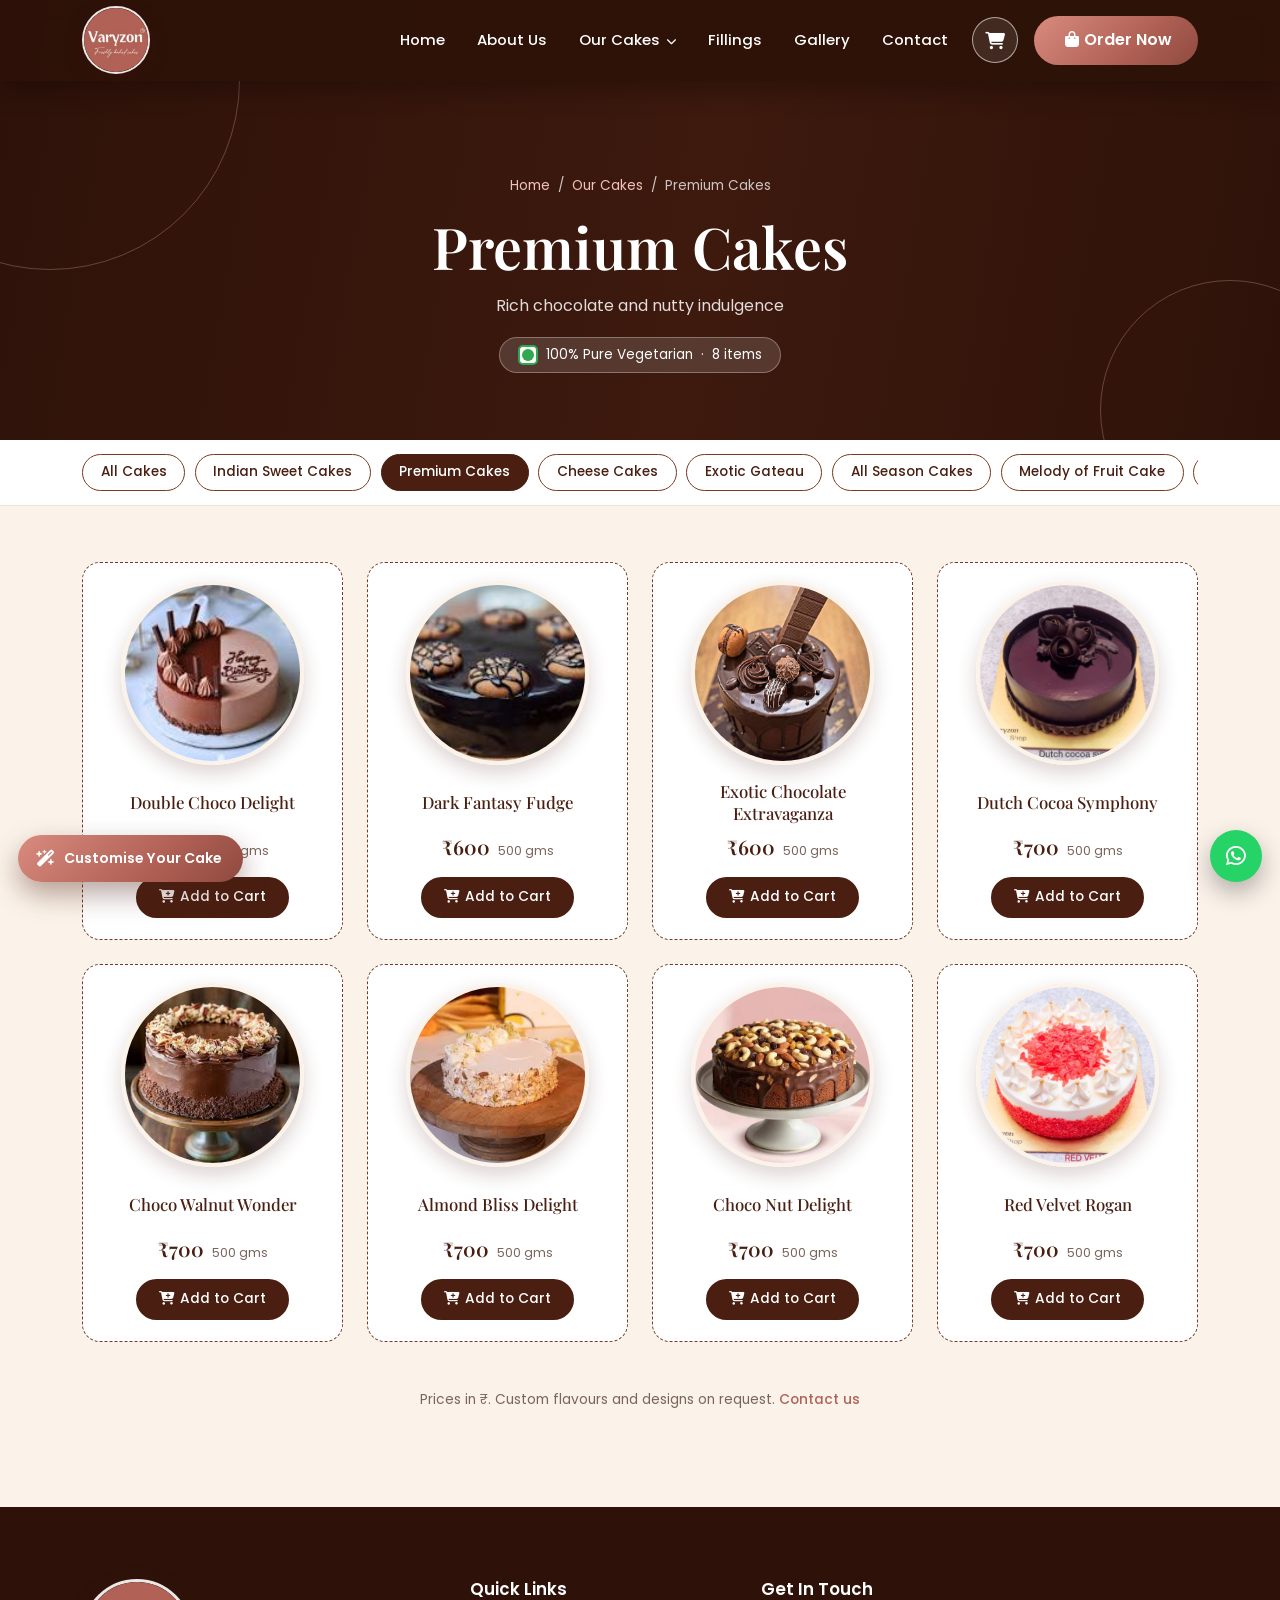
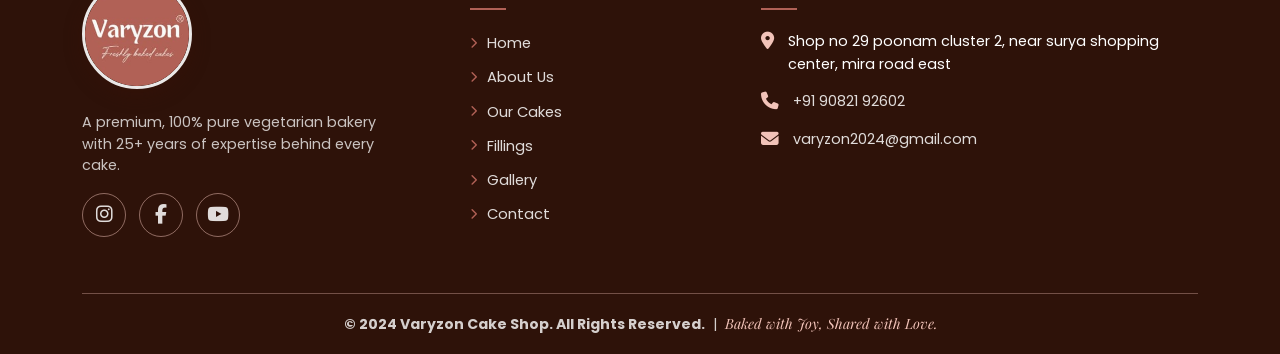
<file: premium-cakes.html>
<!DOCTYPE html>
<html lang="en">
<head>
<meta charset="UTF-8">
<meta name="viewport" content="width=device-width, initial-scale=1">
<title>Premium Cakes | Varyzon Cake Shop</title>
<meta name="description" content="Rich chocolate and nutty indulgence. Order Premium Cakes online from Varyzon Cake Shop, Mira Road East.">
<link rel="icon" href="images/logo.png">
<link href="https://cdn.jsdelivr.net/npm/bootstrap@5.3.3/dist/css/bootstrap.min.css" rel="stylesheet">
<link href="https://cdnjs.cloudflare.com/ajax/libs/font-awesome/6.5.2/css/all.min.css" rel="stylesheet">
<link href="https://fonts.googleapis.com/css2?family=Playfair+Display:ital,wght@0,500;0,600;0,700;1,500&family=Poppins:wght@400;500;600&family=Great+Vibes&display=swap" rel="stylesheet">
<link href="css/base.css" rel="stylesheet">
<link href="css/shop.css" rel="stylesheet">
<link href="css/customize.css" rel="stylesheet">
<link rel="stylesheet" href="css/popups.css">
</head>
<body>
<nav class="navbar navbar-expand-lg main-nav scrolled">
  <div class="container-xl">
    <a href="index.html" class="logo" aria-label="Varyzon home"><img src="images/logo.png" alt="Varyzon - Freshly baked cakes" width="104" height="104"></a>
    <button type="button" class="cart-btn mob-cart d-lg-none" data-bs-toggle="offcanvas" data-bs-target="#cartDrawer" aria-label="Open cart"><i class="fa-solid fa-cart-shopping"></i><span class="cart-count">0</span></button>
    <button class="navbar-toggler" data-bs-toggle="collapse" data-bs-target="#nav" aria-label="Menu"><span class="navbar-toggler-icon"></span></button>
    <div class="collapse navbar-collapse justify-content-end" id="nav">
      <ul class="navbar-nav align-items-lg-center">
        <li class="nav-item"><a class="nav-link" href="index.html#hero">Home</a></li>
        <li class="nav-item"><a class="nav-link" href="about.html">About Us</a></li>
        <li class="nav-item dropdown"><a class="nav-link nav-cakes-toggle" href="index.html#cakes" data-href="our-cakes.html" role="button" data-bs-toggle="dropdown" aria-expanded="false">Our Cakes<i class="fa-solid fa-chevron-down caret"></i></a><ul class="dropdown-menu"><li><a class="dropdown-item" href="our-cakes.html"><i class="fa-solid fa-layer-group"></i>All Cakes</a></li><li><hr class="dropdown-divider"></li><li><a class="dropdown-item" href="indian-sweet-cakes.html"><i class="fa-solid fa-cookie-bite"></i>Indian Sweet Cakes</a></li><li><a class="dropdown-item" href="premium-cakes.html"><i class="fa-solid fa-crown"></i>Premium Cakes</a></li><li><a class="dropdown-item" href="cheese-cakes.html"><i class="fa-solid fa-cheese"></i>Cheese Cakes</a></li><li><a class="dropdown-item" href="exotic-gateau.html"><i class="fa-solid fa-gem"></i>Exotic Gateau</a></li><li><a class="dropdown-item" href="all-season-cakes.html"><i class="fa-solid fa-sun"></i>All Season Cakes</a></li><li><a class="dropdown-item" href="melody-of-fruit-cake.html"><i class="fa-solid fa-lemon"></i>Melody of Fruit Cake</a></li><li><a class="dropdown-item" href="desserts.html"><i class="fa-solid fa-ice-cream"></i>Desserts</a></li></ul></li>
        <li class="nav-item"><a class="nav-link" href="fillings.html">Fillings</a></li>
        <li class="nav-item"><a class="nav-link" href="gallery.html">Gallery</a></li>
        <li class="nav-item"><a class="nav-link" href="contact.html">Contact</a></li>
      </ul>
      <button type="button" class="cart-btn d-none d-lg-inline-grid ms-lg-2" data-bs-toggle="offcanvas" data-bs-target="#cartDrawer" aria-label="Open cart"><i class="fa-solid fa-cart-shopping"></i><span class="cart-count">0</span></button>
      <a href="contact.html" class="btn btn-gold pulse ms-lg-3 mt-3 mt-lg-0"><i class="fa-solid fa-bag-shopping"></i>Order Now</a>
    </div>
  </div>
</nav>

<header class="page-hero" style="--hero-img:url('https://images.unsplash.com/photo-1578985545062-69928b1d9587?auto=format&fit=crop&w=1800&q=75')">
  <div class="container-xl">
    <div class="crumbs"><a href="index.html">Home</a> &nbsp;/&nbsp; <a href="our-cakes.html">Our Cakes</a> &nbsp;/&nbsp; Premium Cakes</div>
    <h1>Premium Cakes</h1>
    <p>Rich chocolate and nutty indulgence</p>
    <div class="count-pill"><span class="veg-mark" style="width:20px;height:20px"></span>100% Pure Vegetarian &nbsp;&middot;&nbsp; 8 items</div>
  </div>
</header>

<div class="chips-wrap"><div class="container-xl"><nav class="chips" aria-label="Cake categories"><a href="our-cakes.html">All Cakes</a><a href="indian-sweet-cakes.html">Indian Sweet Cakes</a><a href="premium-cakes.html" class="active">Premium Cakes</a><a href="cheese-cakes.html">Cheese Cakes</a><a href="exotic-gateau.html">Exotic Gateau</a><a href="all-season-cakes.html">All Season Cakes</a><a href="melody-of-fruit-cake.html">Melody of Fruit Cake</a><a href="desserts.html">Desserts</a></nav></div></div>

<main class="shop"><div class="container-xl">

<div class="cat-block"><div class="row g-3 g-md-4"><div class="col-6 col-md-4 col-lg-3"><article class="prod" data-id="premium-cakes-double-choco-delight" data-name="Double Choco Delight" data-price="600" data-unit="500 gms" data-img="images/products/double-choco-delight.jpg"><div class="pic"><img loading="lazy" src="images/products/double-choco-delight.jpg" data-fb="https://images.unsplash.com/photo-1464349095431-e9a21285b5f3?auto=format&fit=crop&w=600&q=75" alt="Double Choco Delight" onerror="this.onerror=null;this.src=this.dataset.fb"></div><h3>Double Choco Delight</h3><div class="meta"><span class="price">₹600</span><span class="unit">500 gms</span></div><div class="prod-actions"><button type="button" class="btn btn-choc add-btn"><i class="fa-solid fa-cart-plus"></i>Add to Cart</button><div class="qty d-none"><button type="button" data-act="dec" aria-label="Decrease quantity">&minus;</button><span class="q">1</span><button type="button" data-act="inc" aria-label="Increase quantity">+</button></div></div></article></div><div class="col-6 col-md-4 col-lg-3"><article class="prod" data-id="premium-cakes-dark-fantasy-fudge" data-name="Dark Fantasy Fudge" data-price="600" data-unit="500 gms" data-img="images/products/dark-fantasy-fudge.jpg"><div class="pic"><img loading="lazy" src="images/products/dark-fantasy-fudge.jpg" data-fb="https://images.unsplash.com/photo-1519340333755-56e9c1d04579?auto=format&fit=crop&w=600&q=75" alt="Dark Fantasy Fudge" onerror="this.onerror=null;this.src=this.dataset.fb"></div><h3>Dark Fantasy Fudge</h3><div class="meta"><span class="price">₹600</span><span class="unit">500 gms</span></div><div class="prod-actions"><button type="button" class="btn btn-choc add-btn"><i class="fa-solid fa-cart-plus"></i>Add to Cart</button><div class="qty d-none"><button type="button" data-act="dec" aria-label="Decrease quantity">&minus;</button><span class="q">1</span><button type="button" data-act="inc" aria-label="Increase quantity">+</button></div></div></article></div><div class="col-6 col-md-4 col-lg-3"><article class="prod" data-id="premium-cakes-exotic-chocolate-extravaganza" data-name="Exotic Chocolate Extravaganza" data-price="600" data-unit="500 gms" data-img="images/products/exotic-chocolate-extravaganza.jpg"><div class="pic"><img loading="lazy" src="images/products/exotic-chocolate-extravaganza.jpg" data-fb="https://images.unsplash.com/photo-1488477181946-6428a0291777?auto=format&fit=crop&w=600&q=75" alt="Exotic Chocolate Extravaganza" onerror="this.onerror=null;this.src=this.dataset.fb"></div><h3>Exotic Chocolate Extravaganza</h3><div class="meta"><span class="price">₹600</span><span class="unit">500 gms</span></div><div class="prod-actions"><button type="button" class="btn btn-choc add-btn"><i class="fa-solid fa-cart-plus"></i>Add to Cart</button><div class="qty d-none"><button type="button" data-act="dec" aria-label="Decrease quantity">&minus;</button><span class="q">1</span><button type="button" data-act="inc" aria-label="Increase quantity">+</button></div></div></article></div><div class="col-6 col-md-4 col-lg-3"><article class="prod" data-id="premium-cakes-dutch-cocoa-symphony" data-name="Dutch Cocoa Symphony" data-price="700" data-unit="500 gms" data-img="images/products/dutch-cocoa-symphony.jpg"><div class="pic"><img loading="lazy" src="images/products/dutch-cocoa-symphony.jpg" data-fb="https://images.unsplash.com/photo-1587668178277-295251f900ce?auto=format&fit=crop&w=600&q=75" alt="Dutch Cocoa Symphony" onerror="this.onerror=null;this.src=this.dataset.fb"></div><h3>Dutch Cocoa Symphony</h3><div class="meta"><span class="price">₹700</span><span class="unit">500 gms</span></div><div class="prod-actions"><button type="button" class="btn btn-choc add-btn"><i class="fa-solid fa-cart-plus"></i>Add to Cart</button><div class="qty d-none"><button type="button" data-act="dec" aria-label="Decrease quantity">&minus;</button><span class="q">1</span><button type="button" data-act="inc" aria-label="Increase quantity">+</button></div></div></article></div><div class="col-6 col-md-4 col-lg-3"><article class="prod" data-id="premium-cakes-choco-walnut-wonder" data-name="Choco Walnut Wonder" data-price="700" data-unit="500 gms" data-img="images/products/choco-walnut-wonder.jpg"><div class="pic"><img loading="lazy" src="images/products/choco-walnut-wonder.jpg" data-fb="https://images.unsplash.com/photo-1558636508-e0db3814bd1d?auto=format&fit=crop&w=600&q=75" alt="Choco Walnut Wonder" onerror="this.onerror=null;this.src=this.dataset.fb"></div><h3>Choco Walnut Wonder</h3><div class="meta"><span class="price">₹700</span><span class="unit">500 gms</span></div><div class="prod-actions"><button type="button" class="btn btn-choc add-btn"><i class="fa-solid fa-cart-plus"></i>Add to Cart</button><div class="qty d-none"><button type="button" data-act="dec" aria-label="Decrease quantity">&minus;</button><span class="q">1</span><button type="button" data-act="inc" aria-label="Increase quantity">+</button></div></div></article></div><div class="col-6 col-md-4 col-lg-3"><article class="prod" data-id="premium-cakes-almond-bliss-delight" data-name="Almond Bliss Delight" data-price="700" data-unit="500 gms" data-img="images/products/almond-bliss-delight.jpg"><div class="pic"><img loading="lazy" src="images/products/almond-bliss-delight.jpg" data-fb="https://images.unsplash.com/photo-1578985545062-69928b1d9587?auto=format&fit=crop&w=600&q=75" alt="Almond Bliss Delight" onerror="this.onerror=null;this.src=this.dataset.fb"></div><h3>Almond Bliss Delight</h3><div class="meta"><span class="price">₹700</span><span class="unit">500 gms</span></div><div class="prod-actions"><button type="button" class="btn btn-choc add-btn"><i class="fa-solid fa-cart-plus"></i>Add to Cart</button><div class="qty d-none"><button type="button" data-act="dec" aria-label="Decrease quantity">&minus;</button><span class="q">1</span><button type="button" data-act="inc" aria-label="Increase quantity">+</button></div></div></article></div><div class="col-6 col-md-4 col-lg-3"><article class="prod" data-id="premium-cakes-choco-nut-delight" data-name="Choco Nut Delight" data-price="700" data-unit="500 gms" data-img="images/products/choco-nut-delight.jpg"><div class="pic"><img loading="lazy" src="images/products/choco-nut-delight.jpg" data-fb="https://images.unsplash.com/photo-1565958011703-44f9829ba187?auto=format&fit=crop&w=600&q=75" alt="Choco Nut Delight" onerror="this.onerror=null;this.src=this.dataset.fb"></div><h3>Choco Nut Delight</h3><div class="meta"><span class="price">₹700</span><span class="unit">500 gms</span></div><div class="prod-actions"><button type="button" class="btn btn-choc add-btn"><i class="fa-solid fa-cart-plus"></i>Add to Cart</button><div class="qty d-none"><button type="button" data-act="dec" aria-label="Decrease quantity">&minus;</button><span class="q">1</span><button type="button" data-act="inc" aria-label="Increase quantity">+</button></div></div></article></div><div class="col-6 col-md-4 col-lg-3"><article class="prod" data-id="premium-cakes-red-velvet-rogan" data-name="Red Velvet Rogan" data-price="700" data-unit="500 gms" data-img="images/products/red-velvet-rogan.jpg"><div class="pic"><img loading="lazy" src="images/products/red-velvet-rogan.jpg" data-fb="https://images.unsplash.com/photo-1464349095431-e9a21285b5f3?auto=format&fit=crop&w=600&q=75" alt="Red Velvet Rogan" onerror="this.onerror=null;this.src=this.dataset.fb"></div><h3>Red Velvet Rogan</h3><div class="meta"><span class="price">₹700</span><span class="unit">500 gms</span></div><div class="prod-actions"><button type="button" class="btn btn-choc add-btn"><i class="fa-solid fa-cart-plus"></i>Add to Cart</button><div class="qty d-none"><button type="button" data-act="dec" aria-label="Decrease quantity">&minus;</button><span class="q">1</span><button type="button" data-act="inc" aria-label="Increase quantity">+</button></div></div></article></div></div></div>
<p class="text-center mt-5" style="color:#7a655d;font-size:.86rem">Prices in &#8377;. Custom flavours and designs on request. <a href="contact.html" style="color:var(--gold);font-weight:500">Contact us</a></p>
</div></main>


<footer class="site-footer">
  <div class="container-xl">
    <div class="row g-4 g-lg-5">
      <div class="col-lg-4">
        <a href="index.html" class="logo sm mb-3" aria-label="Varyzon home"><img src="images/logo.png" alt="Varyzon - Freshly baked cakes" width="110" height="110"></a>
        <p style="font-size:.9rem;color:rgba(255,255,255,.75);max-width:320px">A premium, 100% pure vegetarian bakery with 25+ years of expertise behind every cake.</p>
        <div class="fsocial mt-3">
          <a href="https://www.instagram.com/varyzonthecakeshop?utm_source=qr&cplk=MW8yN3Z2NnRkbmpuaw==" target="_blank" rel="noopener" aria-label="Instagram"><i class="fa-brands fa-instagram"></i></a>
          <a href="#" aria-label="Facebook"><i class="fa-brands fa-facebook-f"></i></a>
          <a href="#" aria-label="YouTube"><i class="fa-brands fa-youtube"></i></a>
        </div>
      </div>
      <div class="col-6 col-lg-3">
        <h4>Quick Links</h4>
        <ul class="flinks">
          <li><a href="index.html"><i class="fa-solid fa-chevron-right"></i>Home</a></li>
          <li><a href="about.html"><i class="fa-solid fa-chevron-right"></i>About Us</a></li>
          <li><a href="our-cakes.html"><i class="fa-solid fa-chevron-right"></i>Our Cakes</a></li>
          <li><a href="fillings.html"><i class="fa-solid fa-chevron-right"></i>Fillings</a></li>
          <li><a href="gallery.html"><i class="fa-solid fa-chevron-right"></i>Gallery</a></li>
          <li><a href="contact.html"><i class="fa-solid fa-chevron-right"></i>Contact</a></li>
        </ul>
      </div>
      <div class="col-lg-5">
        <h4>Get In Touch</h4>
        <div class="crow"><i class="fa-solid fa-location-dot"></i><span>Shop no 29 poonam cluster 2, near surya shopping center, mira road east</span></div>
        <div class="crow"><i class="fa-solid fa-phone"></i><a href="tel:+919082192602">+91 90821 92602</a></div>
        <div class="crow"><i class="fa-solid fa-envelope"></i><a href="mailto:varyzon2024@gmail.com">varyzon2024@gmail.com</a></div>
      </div>
    </div>
    <div class="fbottom"><strong>&copy; 2024 Varyzon Cake Shop. All Rights Reserved.</strong> &nbsp;|&nbsp; <em>Baked with Joy, Shared with Love.</em></div>
  </div>
</footer>

<button class="fab top" id="toTop" aria-label="Back to top"><i class="fa-solid fa-chevron-up"></i></button>
<a class="fab wa" href="https://wa.me/919082192602?text=Hi%20Varyzon%2C%20I%27d%20like%20to%20order%20a%20cake." target="_blank" rel="noopener" aria-label="Order on WhatsApp"><i class="fa-brands fa-whatsapp"></i></a>

<script src="https://cdn.jsdelivr.net/npm/bootstrap@5.3.3/dist/js/bootstrap.bundle.min.js"></script>
<script src="js/shop.js"></script>
<script src="js/customize.js"></script>
<script src="firebase/firebase-config.js"></script>
<script src="js/popups.js"></script>
</body>
</html>
</file>
<file: css/base.css>
:root{--brown:#4a1f12;--brown-d:#2e1209;--brown-m:#7a3a22;--cream:#fbf3ea;--cream-d:#f1e2d0;--gold:#b16156;--gold-light:#f2c3b9;}
html{scroll-behavior:smooth;}
body{font-family:'Poppins',sans-serif;margin:0;color:#3a1a12;background:var(--cream);overflow-x:hidden;}
h1,h2,h3,h4{font-family:'Playfair Display',serif;color:var(--brown);}
a{text-decoration:none;}
section[id],header[id]{scroll-margin-top:80px;}
:focus-visible{outline:3px solid var(--gold);outline-offset:3px;}
.veg-mark{width:26px;height:26px;border:2.5px solid #2fa84f;background:#fff;border-radius:5px;display:inline-grid;place-items:center;flex:none;}
.veg-mark::after{content:"";width:12px;height:12px;border-radius:50%;background:#2fa84f;}

/* ---------- BUTTONS ---------- */
.btn-gold{position:relative;overflow:hidden;background:linear-gradient(135deg,#d98b7e,var(--gold) 60%,#8f4a3f);color:#fff;font-weight:600;border:0;border-radius:50px;padding:.8rem 1.6rem;transition:transform .3s,filter .3s;}
.btn-gold:hover{color:#fff;transform:translateY(-3px);filter:brightness(1.06);}
.btn-gold i{margin:0 .35rem;}
.btn-ghost{position:relative;overflow:hidden;color:#fff;border:1.5px solid rgba(255,255,255,.7);border-radius:50px;padding:.8rem 1.6rem;font-weight:500;transition:.3s;}
.btn-ghost:hover{background:#fff;color:var(--brown);}
.btn-ghost i{margin-right:.4rem;}
.btn-gold::after,.btn-ghost::after{content:"";position:absolute;top:0;left:-80%;width:50%;height:100%;background:linear-gradient(100deg,transparent,rgba(255,255,255,.5),transparent);transform:skewX(-20deg);}
.btn-gold:hover::after,.btn-ghost:hover::after{left:140%;transition:left .7s;}
.btn-choc{background:var(--brown);color:#fff;border-radius:50px;padding:.75rem 1.8rem;font-weight:500;font-size:.92rem;border:2px solid var(--brown);transition:.3s;}
.btn-choc:hover{background:var(--brown-d);color:#fff;transform:translateY(-3px);}
.btn-line{border:2px solid var(--brown);color:var(--brown);border-radius:50px;padding:.75rem 1.8rem;font-weight:500;font-size:.92rem;transition:.3s;}
.btn-line:hover{background:var(--brown);color:#fff;}
.pulse{animation:pulseRing 2.6s infinite;}
@keyframes pulseRing{0%{box-shadow:0 0 0 0 rgba(242,195,185,.55)}70%,100%{box-shadow:0 0 0 14px rgba(242,195,185,0)}}

/* ---------- LOGO / TOPBAR / NAV ---------- */
.logo{display:inline-block;flex:none;line-height:0;transition:transform .3s;}
.logo img{width:104px;height:104px;border-radius:50%;display:block;border:3px solid rgba(255,255,255,.9);box-shadow:0 6px 18px rgba(58,18,8,.4);transition:width .3s,height .3s;}
.logo:hover{transform:scale(1.05);}
.main-nav.scrolled .logo img{width:68px;height:68px;border-width:2px;}
.logo.sm img{width:110px;height:110px;}
.topbar{position:absolute;top:0;left:0;right:0;z-index:30;color:#fff;font-size:.82rem;padding:.6rem 0;border-bottom:1px solid rgba(255,255,255,.15);}
.topbar a{color:#fff;} .topbar i{color:var(--gold-light);margin-right:.45rem;} .topbar a:hover{color:var(--gold-light);}
.main-nav{position:absolute;top:46px;left:0;right:0;z-index:40;padding:.7rem 0;transition:background .35s,box-shadow .35s,padding .35s;}
.main-nav.scrolled{position:fixed;top:0;background:rgba(46,18,9,.95);backdrop-filter:blur(10px);box-shadow:0 8px 28px rgba(0,0,0,.3);padding:.4rem 0;animation:dropIn .5s both;}
@keyframes dropIn{from{transform:translateY(-100%)}to{transform:none}}
.navbar-nav .nav-link{color:#fff;font-weight:500;font-size:.93rem;padding:.5rem 1rem!important;position:relative;}
.navbar-nav .nav-link::after{content:"";position:absolute;left:1rem;right:1rem;bottom:2px;height:2px;background:var(--gold);transform:scaleX(0);transform-origin:left;transition:transform .35s;}
.navbar-nav .nav-link:hover::after,.navbar-nav .nav-link.active::after{transform:scaleX(1);}
.navbar-nav .nav-link:hover,.navbar-nav .nav-link.active{color:var(--gold-light);}
.navbar-toggler{border:1px solid rgba(255,255,255,.4);} .navbar-toggler-icon{filter:invert(1);}

/* ---------- HERO (same as reference) ---------- */
.hero{position:relative;height:100vh;min-height:680px;overflow:hidden;background:var(--brown-d);}
.slide{position:absolute;inset:0;opacity:0;visibility:hidden;transition:opacity 1.2s ease,visibility 1.2s;}
.slide.active{opacity:1;visibility:visible;}
.slide .bg{position:absolute;inset:0;background-size:cover;background-position:center;transform:scale(1.15);}
.slide.active .bg{animation:kenburns 9s ease-out forwards;}
@keyframes kenburns{to{transform:scale(1)}}
.slide::after{content:"";position:absolute;inset:0;background:linear-gradient(90deg,rgba(46,18,9,.92) 0%,rgba(74,31,18,.65) 45%,rgba(28,8,4,.12) 100%),linear-gradient(0deg,rgba(46,18,9,.65),transparent 35%);}
.slide .content{position:relative;z-index:5;height:100%;display:flex;align-items:center;padding-top:90px;}
.eyebrow{display:inline-flex;align-items:center;gap:.8rem;color:var(--gold-light);font-weight:600;letter-spacing:.1em;text-transform:uppercase;font-size:.85rem;margin-bottom:1.2rem;}
.eyebrow::before{content:"";width:54px;height:2px;background:var(--gold);}
.slide h1{color:#fff;font-weight:500;font-size:clamp(2.7rem,6vw,5rem);line-height:1.08;margin-bottom:1.3rem;text-shadow:0 4px 24px rgba(0,0,0,.35);}
.slide h1 em{font-style:italic;color:var(--gold-light);}
.slide p.sub{color:rgba(255,255,255,.92);font-size:1.2rem;line-height:1.6;max-width:480px;margin-bottom:2rem;}
.slide .eyebrow,.slide h1,.slide p.sub,.slide .actions{opacity:0;}
.slide.active .eyebrow{animation:fadeUp .8s .3s both;} .slide.active h1{animation:fadeUp .8s .45s both;}
.slide.active p.sub{animation:fadeUp .8s .6s both;} .slide.active .actions{animation:fadeUp .8s .75s both;}
@keyframes fadeUp{from{opacity:0;transform:translateY(32px)}to{opacity:1;transform:none}}
.veg-pill{position:absolute;z-index:6;right:6%;top:50%;display:flex;align-items:center;gap:.8rem;padding:.8rem 1.3rem;border-radius:50px;color:#fff;background:rgba(255,255,255,.14);backdrop-filter:blur(10px);border:1px solid rgba(255,255,255,.35);animation:floaty 4s ease-in-out infinite;}
.veg-pill strong{font-family:'Playfair Display',serif;font-size:1.5rem;line-height:1;display:block;} .veg-pill small{font-size:.8rem;opacity:.9;}
@keyframes floaty{0%,100%{transform:translateY(0)}50%{transform:translateY(-12px)}}
.hero-ctrl{position:absolute;z-index:8;left:0;right:0;bottom:120px;}
.hero-ctrl .wrap{display:flex;align-items:center;gap:1.2rem;}
.arrow{width:46px;height:46px;border-radius:50%;border:1.5px solid rgba(255,255,255,.6);background:rgba(255,255,255,.1);color:#fff;display:grid;place-items:center;transition:.3s;cursor:pointer;}
.arrow:hover{background:var(--gold);border-color:var(--gold);color:#fff;}
.bars{display:flex;gap:10px;}
.bars button{width:64px;height:4px;border:0;border-radius:4px;background:rgba(255,255,255,.3);padding:0;position:relative;overflow:hidden;}
.bars button i{position:absolute;inset:0;background:var(--gold-light);transform:scaleX(0);transform-origin:left;}
.bars button.active i{animation:bar 6s linear forwards;}
@keyframes bar{to{transform:scaleX(1)}}
.scroll-cue{position:absolute;z-index:8;right:6%;bottom:128px;color:#fff;font-size:1.4rem;animation:floaty 2s ease-in-out infinite;}

/* ---------- STATS ---------- */
.stats{position:relative;z-index:10;margin-top:-80px;padding-bottom:4.5rem;}
.stat{background:#fff;border-radius:20px;padding:1.5rem 1.2rem;display:flex;align-items:center;gap:1rem;box-shadow:0 20px 44px rgba(46,18,9,.16);border-bottom:4px solid var(--gold);transition:transform .35s;height:100%;}
.stat:hover{transform:translateY(-8px);}
.stat .ic{width:56px;height:56px;border-radius:16px;flex:none;display:grid;place-items:center;font-size:1.6rem;color:var(--gold-light);background:linear-gradient(135deg,var(--brown-m),var(--brown));}
.stat b{display:block;font-family:'Playfair Display',serif;font-size:1.8rem;color:var(--brown);line-height:1;}
.stat span{font-size:.82rem;color:#5b4a4f;}

/* ---------- SHARED ---------- */
.sec{padding:5.5rem 0;position:relative;}
.kicker{display:inline-flex;align-items:center;gap:.7rem;color:var(--gold);font-weight:600;letter-spacing:.1em;text-transform:uppercase;font-size:.8rem;margin-bottom:.8rem;}
.kicker::before{content:"";width:36px;height:2px;background:var(--gold);}
.sec-title{font-size:clamp(1.9rem,3.4vw,2.8rem);font-weight:600;line-height:1.15;margin-bottom:1rem;}
.sec-sub{color:#6a5048;font-size:.93rem;max-width:520px;margin:0 auto;}
.js .reveal{opacity:0;transform:translateY(36px);transition:opacity .85s cubic-bezier(.2,.7,.2,1),transform .85s cubic-bezier(.2,.7,.2,1);transition-delay:var(--d,0s);}
.js .reveal.in{opacity:1;transform:none;}

/* ---------- HANDCRAFTED DESSERTS ---------- */
.hc{background:radial-gradient(circle at 15% 0%,var(--brown-m) 0,var(--brown) 40%,var(--brown-d) 100%);color:#fff;padding:5rem 0;overflow:hidden;}
.hc::before,.hc::after{content:"";position:absolute;border-radius:50%;border:1px solid rgba(242,195,185,.2);}
.hc::before{width:420px;height:420px;left:-160px;top:-120px;} .hc::after{width:300px;height:300px;right:-100px;bottom:-110px;}
.hc .container-xl{position:relative;z-index:2;}
.hc .kicker{color:var(--gold-light);} .hc .kicker::before{background:var(--gold-light);}
.hc h2{color:#fff;} .hc .sub{color:rgba(255,255,255,.78);max-width:520px;margin:.5rem auto 0;font-size:.93rem;}
.arch{text-align:center;transition:transform .45s;}
.arch:hover{transform:translateY(-12px);}
.arch .img{position:relative;aspect-ratio:3/4;border-radius:999px 999px 22px 22px;overflow:hidden;border:5px solid rgba(255,255,255,.9);box-shadow:0 24px 48px rgba(0,0,0,.4);}
.arch .img img{width:100%;height:100%;object-fit:cover;transition:transform 1s;}
.arch:hover .img img{transform:scale(1.1);}
.arch .img::after{content:"";position:absolute;inset:0;background:linear-gradient(0deg,rgba(46,18,9,.55),transparent 45%);}
.arch .badge-ic{position:relative;z-index:3;width:58px;height:58px;margin:-29px auto 0;border-radius:50%;display:grid;place-items:center;font-size:1.3rem;color:#fff;background:linear-gradient(135deg,#d98b7e,var(--gold));border:4px solid var(--brown);box-shadow:0 8px 18px rgba(0,0,0,.35);}
.arch h4{color:#fff;font-size:1.25rem;margin:.9rem 0 .35rem;}
.arch p{color:rgba(255,255,255,.75);font-size:.86rem;max-width:250px;margin:0 auto;}
.btn-light-choc{background:#fff;color:var(--brown);border-radius:50px;padding:.75rem 2rem;font-weight:600;font-size:.92rem;transition:.3s;}
.btn-light-choc:hover{background:var(--gold-light);color:var(--brown-d);transform:translateY(-3px);}
@media(min-width:768px){.arch.mid{margin-top:2.5rem;}}

/* ---------- ABOUT ---------- */
.about{background:linear-gradient(120deg,#fff,var(--cream));}
.chef-stage{position:relative;max-width:380px;margin:0 auto;}
.chef-stage .ring{position:absolute;inset:-22px;border-radius:200px 200px 40px 40px;border:2px dashed var(--gold);animation:spin 40s linear infinite;opacity:.7;}
@keyframes spin{to{transform:rotate(360deg)}}
.chef-stage .frame{position:relative;border-radius:190px 190px 28px 28px;overflow:hidden;aspect-ratio:3/4;background:linear-gradient(160deg,var(--brown-m),var(--brown-d));border:5px solid #fff;box-shadow:0 30px 60px rgba(74,31,18,.3);}
.chef-stage .frame .ph{position:absolute;inset:0;display:grid;place-items:center;font-size:10rem;color:rgba(255,255,255,.3);}
.chef-stage .frame img{position:absolute;inset:0;width:100%;height:100%;object-fit:cover;object-position:center top;transition:transform 1s;}
.chef-stage:hover .frame img{transform:scale(1.07);}
.chef-card{position:absolute;left:-30px;bottom:34px;z-index:3;background:#fff;border-radius:16px;padding:.8rem 1.1rem;box-shadow:0 14px 32px rgba(0,0,0,.18);display:flex;align-items:center;gap:.8rem;animation:floaty 5s ease-in-out infinite;}
.chef-card i{font-size:1.6rem;color:var(--gold);} .chef-card b{display:block;font-size:.92rem;color:var(--brown);} .chef-card small{color:#6a5a5f;}
.about p.lead2{line-height:1.85;color:#3a2a2f;max-width:540px;margin-bottom:1.6rem;}
.timeline{list-style:none;margin:0 0 2rem;padding:0 0 0 1.6rem;border-left:2px solid rgba(177,97,86,.5);}
.timeline li{position:relative;padding:0 0 1.2rem 1.1rem;}
.timeline li::before{content:"";position:absolute;left:-2.15rem;top:.3rem;width:14px;height:14px;border-radius:50%;background:var(--gold);box-shadow:0 0 0 5px rgba(177,97,86,.2);}
.timeline b{display:block;color:var(--brown);font-size:.98rem;} .timeline small{color:#5b4a4f;font-size:.84rem;line-height:1.6;}

/* ---------- OUR CAKES ---------- */
.indulge{background:#fff;}
.pcard{background:var(--cream);border:1.5px dashed var(--brown-m);border-radius:18px;padding:1.2rem 1.2rem 1.4rem;text-align:center;height:100%;transition:.35s;display:flex;flex-direction:column;align-items:center;}
.pcard:hover{transform:translateY(-8px);box-shadow:0 18px 36px rgba(74,31,18,.18);background:#fff;}
.pcard .pic{aspect-ratio:1/1;border-radius:50%;overflow:hidden;width:78%;margin:0 auto 1rem;border:4px solid #fff;box-shadow:0 8px 20px rgba(74,31,18,.2);}
.pcard .pic img{width:100%;height:100%;object-fit:cover;transition:transform .8s;} .pcard:hover .pic img{transform:scale(1.12);}
.pcard h4{font-size:1.1rem;margin-bottom:.3rem;} .pcard p{font-size:.82rem;color:#7a655d;margin-bottom:.9rem;flex:1;}
.pcard .btn{padding:.45rem 1.4rem;font-size:.85rem;}
.menu-modal .modal-content{background:var(--cream);border:1.5px dashed var(--brown-m);border-radius:22px;}
.menu-modal .modal-body{padding:1.8rem 2rem 1rem;position:relative;}
.menu-modal .btn-close{position:absolute;right:1.1rem;top:1.1rem;}
.menu-modal .modal-footer{border:0;justify-content:center;padding-bottom:1.5rem;}
.menu-head{display:flex;justify-content:space-between;align-items:baseline;gap:1rem;border-bottom:2px solid var(--gold);padding:0 2rem .8rem 0;margin-bottom:1rem;}
.menu-head h3{margin:0;font-size:clamp(1.5rem,3vw,2rem);color:var(--brown);}
.menu-head .wt{font-weight:600;color:var(--gold);font-size:.9rem;white-space:nowrap;}
.menu-list{list-style:none;margin:0;padding:0;columns:2;column-gap:3rem;}
.menu-list li{display:flex;align-items:baseline;gap:.5rem;padding:.5rem 0;break-inside:avoid;font-size:.95rem;}
.menu-list .dots{flex:1;border-bottom:1.5px dotted rgba(122,58,34,.4);transform:translateY(-3px);min-width:12px;}
.menu-list .pr{font-weight:600;color:var(--brown);}
.menu-note{color:#7a655d;font-size:.82rem;margin:1rem 0 0;text-align:center;}
@media(max-width:767.98px){.menu-list{columns:1;} .menu-modal .modal-body{padding:1.5rem 1.2rem .5rem;}}

/* ---------- FILLINGS ---------- */
.fill{background:var(--cream-d);overflow:hidden;}
.fill .slice{position:relative;max-width:520px;margin:0 auto;}
.fill .slice img{width:100%;aspect-ratio:1/1;object-fit:cover;border-radius:50%;border:8px solid #fff;box-shadow:0 26px 50px rgba(74,31,18,.3);}
.fill .tag{position:absolute;background:#fff;color:var(--brown);font-weight:600;font-size:.8rem;padding:.4rem .9rem;border-radius:50px;box-shadow:0 8px 18px rgba(74,31,18,.18);transition:.3s;}
.fill .tag::before{content:"";display:inline-block;width:8px;height:8px;background:var(--gold);border-radius:50%;margin-right:.45rem;}
.fill .tag.on{background:var(--brown);color:#fff;transform:scale(1.08);}
.fill .t1{top:8%;left:2%;} .fill .t2{top:44%;left:-4%;} .fill .t3{bottom:10%;left:6%;} .fill .t4{top:16%;right:-2%;}
.fill h3.cur{color:var(--gold);font-size:1.6rem;}
.f-btn{display:flex;align-items:center;gap:.8rem;width:100%;text-align:left;background:#fff;border:1.5px solid transparent;border-radius:50px;padding:.7rem 1.2rem;margin-bottom:.8rem;color:var(--brown);font-weight:500;transition:.3s;cursor:pointer;}
.f-btn::before{content:"";width:10px;height:10px;border-radius:50%;background:var(--gold);flex:none;margin:0 .2rem;transition:.3s;}
.f-btn:hover,.f-btn.active{border-color:var(--brown);transform:translateX(6px);}
.f-btn.active{background:var(--brown);color:#fff;} .f-btn.active::before{background:var(--gold-light);}
#fDesc{color:#5b4a44;min-height:3.4em;transition:opacity .3s;}

/* ---------- TESTIMONIALS ---------- */
.tst{background:#fff;}
.tcard{background:var(--cream);border-radius:20px;overflow:hidden;box-shadow:0 12px 28px rgba(74,31,18,.12);height:100%;transition:.35s;}
.tcard:hover{transform:translateY(-8px);}
.tcard img.t{width:100%;height:190px;object-fit:cover;}
.tcard .body{padding:1.1rem 1.3rem 1.4rem;}
.tcard p{font-size:.86rem;color:#5b4a44;line-height:1.7;}
.tcard .who{display:flex;align-items:center;gap:.7rem;} .tcard .av{width:40px;height:40px;border-radius:50%;background:var(--brown);color:#fff;display:grid;place-items:center;font-weight:600;}
.tcard .who b{display:block;font-size:.88rem;color:var(--brown);} .stars{color:#e0a43a;font-size:.78rem;}

/* ---------- VISION ---------- */
.vision{position:relative;padding:6.5rem 0;color:#fff;text-align:center;background:url('https://images.unsplash.com/photo-1565958011703-44f9829ba187?auto=format&fit=crop&w=1600&q=70') center/cover fixed;}
.vision::before{content:"";position:absolute;inset:0;background:linear-gradient(rgba(46,18,9,.9),rgba(74,31,18,.86));}
.vision .container-xl{position:relative;z-index:2;}
.vision h3{color:#fff;font-size:clamp(2rem,4vw,3rem);margin-bottom:1rem;}
.vision p{font-size:1.1rem;line-height:1.8;max-width:760px;margin:0 auto 1.6rem;color:rgba(255,255,255,.92);}
.vision .sig{font-family:'Great Vibes',cursive;font-size:2.4rem;color:var(--gold-light);line-height:1.1;}
.vision .sig2{font-family:'Great Vibes',cursive;font-size:1.5rem;}

/* ---------- CONTACT ---------- */
.contact{background:var(--cream);}
.contact .form-control{border-radius:50px;border:1.5px solid var(--cream-d);padding:.75rem 1.2rem;background:#fff;font-size:.9rem;}
.contact textarea.form-control{border-radius:20px;}
.contact .form-control:focus{border-color:var(--brown);box-shadow:0 0 0 .2rem rgba(74,31,18,.12);}
.c-row{display:flex;gap:.9rem;margin-bottom:.9rem;font-size:.9rem;color:#5b4a44;} .c-row i{color:var(--gold);margin-top:4px;width:18px;}
.c-row a{color:#5b4a44;} .c-row a:hover{color:var(--brown);}
.contact .photo{border-radius:24px;overflow:hidden;box-shadow:0 22px 44px rgba(74,31,18,.25);height:100%;}
.contact .photo img{width:100%;height:100%;min-height:340px;object-fit:cover;}

/* ---------- FOOTER ---------- */
.site-footer{background:var(--brown-d);color:#fff;padding:4.5rem 0 0;}
.site-footer h4{font-family:'Poppins',sans-serif;color:#fff;font-size:1.05rem;font-weight:600;margin-bottom:1.2rem;position:relative;padding-bottom:.7rem;}
.site-footer h4::after{content:"";position:absolute;left:0;bottom:0;width:36px;height:2px;background:var(--gold);}
.site-footer a{color:rgba(255,255,255,.85);} .site-footer a:hover{color:var(--gold-light);}
.flinks{list-style:none;padding:0;margin:0;} .flinks li{margin-bottom:.6rem;} .flinks a{font-size:.92rem;display:inline-flex;align-items:center;gap:.6rem;transition:padding .25s,color .25s;} .flinks a:hover{padding-left:6px;} .flinks i{color:var(--gold);font-size:.7rem;}
.crow{display:flex;gap:.9rem;margin-bottom:.9rem;font-size:.9rem;line-height:1.6;} .crow i{color:var(--gold-light);font-size:1.1rem;margin-top:2px;}
.fsocial{display:flex;gap:.8rem;}
.fsocial a{width:44px;height:44px;border-radius:50%;border:1px solid rgba(242,195,185,.5);display:grid;place-items:center;font-size:1.2rem;transition:.3s;}
.fsocial a:hover{background:var(--gold);color:#fff;transform:translateY(-4px) rotate(8deg);}
.fbottom{margin-top:3.5rem;border-top:1px solid rgba(242,195,185,.35);padding:1.2rem 0;text-align:center;font-size:.88rem;color:rgba(255,255,255,.8);}
.fbottom em{font-family:'Playfair Display',serif;color:var(--gold-light);}

/* ---------- FLOATING ACTIONS ---------- */
.fab{position:fixed;right:18px;z-index:60;width:52px;height:52px;border-radius:50%;display:grid;place-items:center;font-size:1.4rem;color:#fff;box-shadow:0 10px 24px rgba(0,0,0,.3);transition:.3s;border:0;}
.fab:hover{transform:translateY(-4px);color:#fff;}
.fab.wa{bottom:18px;background:#25d366;}
.fab.top{bottom:80px;background:var(--brown);font-size:1.1rem;opacity:0;visibility:hidden;}
.fab.top.show{opacity:1;visibility:visible;}

/* ---------- RESPONSIVE ---------- */
@media (max-width:991.98px){
  .logo img{width:72px;height:72px;}
  .main-nav{top:0;background:rgba(46,18,9,.93);} .topbar{display:none;}
  .navbar-collapse{padding:1rem 0;} .navbar-nav .nav-link::after{display:none;}
  .hero{min-height:720px;} .veg-pill,.scroll-cue{display:none;}
  .hero-ctrl{bottom:110px;} .slide::after{background:linear-gradient(0deg,rgba(46,18,9,.9),rgba(46,18,9,.55));}
  .sec{padding:4rem 0;} .vision{background-attachment:scroll;} .chef-card{left:0;}
  .fill .t2{left:0;} .fill .t4{right:0;}
}
@media (prefers-reduced-motion:reduce){
  *,*::before,*::after{animation:none!important;transition:none!important;}
  html{scroll-behavior:auto;}
  .js .reveal{opacity:1;transform:none;} .slide .eyebrow,.slide h1,.slide p.sub,.slide .actions{opacity:1;} .slide .bg{transform:none;}
}

/* Founder portrait: shown at its original 1:1 size and design */
.chef-stage.founder{max-width:460px;}
.chef-stage.founder .founder-img{display:block;width:100%;height:auto;aspect-ratio:1/1;border-radius:24px;box-shadow:0 24px 50px rgba(74,31,18,.3);}
.chef-stage.founder.circle{max-width:340px;}
.chef-stage.founder.circle .founder-img{border-radius:50%;box-shadow:none;filter:drop-shadow(0 24px 40px rgba(74,31,18,.35));}
</file>
<file: css/shop.css>
/* ===== Varyzon shop additions: dropdown, cart, category pages ===== */

/* ---------- Cakes dropdown ---------- */
.navbar-nav .dropdown-menu{background:rgba(46,18,9,.98);border:1px solid rgba(242,195,185,.25);border-radius:16px;padding:.6rem;min-width:260px;box-shadow:0 18px 40px rgba(0,0,0,.35);}
.navbar-nav .dropdown-item{color:#fff;font-size:.9rem;font-weight:500;border-radius:10px;padding:.55rem .9rem;display:flex;align-items:center;gap:.7rem;transition:background .25s,color .25s,padding .25s;}
.navbar-nav .dropdown-item i{color:var(--gold-light);font-size:.8rem;width:16px;text-align:center;}
.navbar-nav .dropdown-item:hover,.navbar-nav .dropdown-item:focus,.navbar-nav .dropdown-item.active{background:rgba(242,195,185,.16);color:var(--gold-light);padding-left:1.15rem;}
.navbar-nav .dropdown-divider{border-color:rgba(242,195,185,.2);margin:.4rem 0;}
.nav-cakes-toggle .caret{font-size:.65rem;margin-left:.35rem;transition:transform .3s;}
.nav-item.dropdown.show .caret{transform:rotate(180deg);}
@media(min-width:992px){
  .navbar-expand-lg .navbar-nav .dropdown-menu{margin-top:0;}
  .nav-item.dropdown:hover>.dropdown-menu{display:block;}
  .nav-item.dropdown:hover .caret{transform:rotate(180deg);}
}
@media(max-width:991.98px){
  .navbar-nav .dropdown-menu{background:rgba(255,255,255,.06);border:0;box-shadow:none;margin:.2rem 0 .6rem;}
}

/* ---------- Cart button ---------- */
.cart-btn{position:relative;width:46px;height:46px;border-radius:50%;border:1.5px solid rgba(255,255,255,.6);background:rgba(255,255,255,.1);color:#fff;display:inline-grid;place-items:center;font-size:1.1rem;transition:.3s;cursor:pointer;flex:none;}
.cart-btn:hover{background:var(--gold);border-color:var(--gold);color:#fff;}
.cart-count{position:absolute;top:-6px;right:-6px;min-width:20px;height:20px;padding:0 5px;border-radius:20px;background:var(--gold-light);color:var(--brown-d);font-size:.72rem;font-weight:600;display:grid;place-items:center;transform:scale(0);transition:transform .25s;}
.cart-count.has{transform:scale(1);}
.mob-cart{margin-left:auto;margin-right:.8rem;}

/* ---------- Cart drawer ---------- */
.cart-drawer{background:var(--cream);width:min(420px,100vw)!important;}
.cart-drawer .offcanvas-header{border-bottom:2px solid var(--gold);padding:1.1rem 1.3rem;}
.cart-drawer .offcanvas-title{font-family:'Playfair Display',serif;color:var(--brown);font-size:1.4rem;}
.cart-drawer .offcanvas-body{padding:1rem 1.3rem;}
.cart-empty{text-align:center;color:#7a655d;padding:3rem 1rem;}
.cart-empty i{font-size:3rem;color:var(--gold);margin-bottom:1rem;}
.cart-empty p{margin-bottom:.3rem;}
.cart-line{display:flex;gap:.9rem;align-items:flex-start;padding:.9rem 0;border-bottom:1px dashed rgba(122,58,34,.35);}
.cart-line>img{width:68px;height:68px;border-radius:50%;object-fit:cover;border:3px solid #fff;box-shadow:0 4px 12px rgba(74,31,18,.2);flex:none;}
.cart-line .info{flex:1;min-width:0;}
.cart-line .info b{display:block;color:var(--brown);font-size:.93rem;line-height:1.3;}
.cart-line .info small{color:#7a655d;font-size:.78rem;}
.cart-line .end{display:flex;flex-direction:column;align-items:flex-end;gap:.5rem;color:var(--brown);font-size:.93rem;}
.cart-line .rm{border:0;background:none;color:#a14b3d;font-size:.9rem;padding:2px 4px;}
.cart-line .rm:hover{color:#6e2318;}
.cart-foot{padding:1.1rem 1.3rem 1.3rem;border-top:2px solid var(--gold);background:#fff;}
.cart-foot strong{font-family:'Playfair Display',serif;font-size:1.5rem;color:var(--brown);}
.cart-clear{color:#7a655d;font-size:.85rem;text-decoration:underline;}
.cart-clear:hover{color:var(--brown);}

/* ---------- Quantity stepper ---------- */
.qty{display:inline-flex;align-items:center;border:2px solid var(--brown);border-radius:50px;overflow:hidden;background:#fff;}
.qty button{width:38px;height:36px;border:0;background:none;color:var(--brown);font-size:1.15rem;font-weight:600;line-height:1;transition:background .2s,color .2s;}
.qty button:hover{background:var(--brown);color:#fff;}
.qty .q{min-width:34px;text-align:center;font-weight:600;color:var(--brown);}
.qty.sm{margin-top:.5rem;}
.qty.sm button{width:30px;height:28px;font-size:1rem;}
.qty.sm .q{min-width:28px;font-size:.88rem;}

/* ---------- Toast ---------- */
.cart-toast{position:fixed;left:50%;bottom:26px;transform:translate(-50%,30px);z-index:2000;background:var(--brown-d);color:#fff;padding:.7rem 1.3rem;border-radius:50px;font-size:.9rem;box-shadow:0 12px 30px rgba(0,0,0,.35);opacity:0;visibility:hidden;transition:.3s;max-width:92vw;text-align:center;}
.cart-toast i{color:var(--gold-light);}
.cart-toast.show{opacity:1;visibility:visible;transform:translate(-50%,0);}

/* ---------- Category page header ---------- */
.page-hero{position:relative;padding:11rem 0 4.2rem;text-align:center;color:#fff;background:radial-gradient(circle at 15% 0%,var(--brown-m) 0,var(--brown) 45%,var(--brown-d) 100%);overflow:hidden;}
.page-hero::before,.page-hero::after{content:"";position:absolute;border-radius:50%;border:1px solid rgba(242,195,185,.2);}
.page-hero::before{width:380px;height:380px;left:-140px;top:-110px;}
.page-hero::after{width:260px;height:260px;right:-80px;bottom:-100px;}
.page-hero .container-xl{position:relative;z-index:2;}
.crumbs{font-size:.85rem;color:rgba(255,255,255,.75);margin-bottom:1rem;}
.crumbs a{color:var(--gold-light);} .crumbs a:hover{text-decoration:underline;}
.page-hero h1{color:#fff;font-size:clamp(2.2rem,5vw,3.6rem);font-weight:600;margin-bottom:.8rem;}
.page-hero p{color:rgba(255,255,255,.85);max-width:560px;margin:0 auto;}
.count-pill{display:inline-flex;align-items:center;gap:.5rem;margin-top:1.2rem;padding:.4rem 1.1rem;border-radius:50px;background:rgba(255,255,255,.14);border:1px solid rgba(255,255,255,.3);font-size:.85rem;}

/* ---------- Category chips ---------- */
.chips-wrap{background:#fff;border-bottom:1px solid var(--cream-d);position:sticky;top:81px;z-index:20;}
.chips{display:flex;gap:.6rem;overflow-x:auto;padding:.9rem 0;scrollbar-width:thin;}
.chips a{flex:none;padding:.45rem 1.1rem;border-radius:50px;border:1.5px solid var(--brown-m);color:var(--brown);font-size:.85rem;font-weight:500;transition:.25s;white-space:nowrap;}
.chips a:hover,.chips a.active{background:var(--brown);color:#fff;border-color:var(--brown);}

/* ---------- Product grid ---------- */
.shop{background:var(--cream);padding:3.5rem 0 5rem;}
.shop .cat-title{font-size:clamp(1.5rem,3vw,2.1rem);margin:0 0 .3rem;}
.shop .cat-sub{color:#7a655d;font-size:.9rem;margin-bottom:1.6rem;}
.shop .cat-block+.cat-block{margin-top:4rem;}
.prod{background:#fff;border:1.5px dashed var(--brown-m);border-radius:18px;padding:1.1rem 1.1rem 1.3rem;text-align:center;height:100%;display:flex;flex-direction:column;align-items:center;transition:.35s;}
.prod:hover{transform:translateY(-8px);box-shadow:0 18px 36px rgba(74,31,18,.18);}
.prod .pic{aspect-ratio:1/1;border-radius:50%;overflow:hidden;width:82%;margin:0 auto 1rem;border:4px solid var(--cream);box-shadow:0 8px 20px rgba(74,31,18,.2);}
.prod .pic img{width:100%;height:100%;object-fit:cover;transition:transform .8s;}
.prod:hover .pic img{transform:scale(1.12);}
.prod h3{font-size:1.05rem;margin:0 0 .4rem;line-height:1.3;flex:1;display:flex;align-items:center;justify-content:center;min-height:2.7em;}
.prod .meta{display:flex;align-items:baseline;justify-content:center;gap:.5rem;margin-bottom:.9rem;}
.prod .price{font-family:'Playfair Display',serif;font-weight:600;font-size:1.25rem;color:var(--brown);}
.prod .unit{font-size:.78rem;color:#7a655d;}
.prod .prod-actions{min-height:42px;display:flex;align-items:center;justify-content:center;}
.prod .add-btn{padding:.5rem 1.3rem;font-size:.86rem;}
.prod .add-btn i{margin-right:.4rem;}
.prod .qty button{width:42px;height:38px;}

.inner-footer{background:var(--brown-d);color:rgba(255,255,255,.85);padding:2.5rem 0 0;}
.inner-footer a{color:rgba(255,255,255,.85);} .inner-footer a:hover{color:var(--gold-light);}
@media(max-width:575.98px){.prod{padding:.8rem .7rem 1rem;} .prod h3{font-size:.95rem;} .prod .add-btn{padding:.45rem .9rem;font-size:.8rem;}}

/* ---------- Page hero with photo background (matches home hero) ---------- */
.page-hero{background:linear-gradient(100deg,rgba(46,18,9,.82) 0,rgba(74,31,18,.55) 55%,rgba(46,18,9,.35) 100%),var(--hero-img,none) center/cover no-repeat,var(--brown-d);}
.page-hero::before,.page-hero::after{border-color:rgba(242,195,185,.28);}
</file>
<file: css/customize.css>
/* Varyzon – "Customise Your Cake" system (builder, popup, floating button, promo bands, nav pill)
   Uses the same tokens + fonts as the home page: Playfair Display / Poppins / Great Vibes */

/* ---------- NAV PILL ---------- */
.navbar-nav .nav-link.nav-custom{display:inline-flex;align-items:center;gap:.45rem;margin:0 .3rem;padding:.42rem 1rem!important;border-radius:50px;border:1.5px solid var(--gold-light);background:linear-gradient(135deg,rgba(217,139,126,.28),rgba(177,97,86,.38));color:#fff;}
.navbar-nav .nav-link.nav-custom i{color:var(--gold-light);font-size:.85rem;transition:transform .5s;}
.navbar-nav .nav-link.nav-custom::after{display:none;}
.navbar-nav .nav-link.nav-custom:hover,.navbar-nav .nav-link.nav-custom.active{background:linear-gradient(135deg,#d98b7e,var(--gold) 60%,#8f4a3f);color:#fff;border-color:transparent;}
.navbar-nav .nav-link.nav-custom:hover i{transform:rotate(25deg) scale(1.2);color:#fff;}
@media (max-width:991.98px){.navbar-nav .nav-link.nav-custom{margin:.4rem 0;align-self:flex-start;}}

/* ---------- FLOATING BUTTON ---------- */
.fab-custom{position:fixed;left:18px;bottom:18px;z-index:60;display:inline-flex;align-items:center;gap:.6rem;border:0;border-radius:50px;padding:.8rem 1.3rem .8rem 1.1rem;color:#fff;font:600 .88rem 'Poppins',sans-serif;background:linear-gradient(135deg,#d98b7e,var(--gold) 60%,#8f4a3f);box-shadow:0 12px 28px rgba(74,31,18,.4);transition:transform .3s,opacity .3s,visibility .3s;animation:pulseRing 2.6s infinite;}
.fab-custom i{font-size:1.05rem;}
.fab-custom:hover{transform:translateY(-4px);color:#fff;}
.fab-custom.hide{opacity:0;visibility:hidden;transform:translateY(20px);}
@media (max-width:575.98px){.fab-custom{left:12px;bottom:14px;padding:.75rem 1rem;font-size:.82rem;}.fab-custom span{max-width:110px;line-height:1.15;text-align:left;}}

/* ---------- PROMO BAND (every page) ---------- */
.cust-promo{background:var(--cream);padding:4.5rem 0;position:relative;}
.cust-promo .cp-card{position:relative;overflow:hidden;border-radius:32px;padding:3rem 3rem;background:radial-gradient(circle at 12% 0%,var(--brown-m) 0,var(--brown) 48%,var(--brown-d) 100%);box-shadow:0 28px 60px rgba(74,31,18,.32);color:#fff;}
.cust-promo .cp-card::before,.cust-promo .cp-card::after{content:"";position:absolute;border-radius:50%;border:1px solid rgba(242,195,185,.28);pointer-events:none;}
.cust-promo .cp-card::before{width:340px;height:340px;left:-130px;top:-120px;}
.cust-promo .cp-card::after{width:240px;height:240px;right:-70px;bottom:-110px;}
.cust-promo .kicker{color:var(--gold-light);} .cust-promo .kicker::before{background:var(--gold-light);}
.cust-promo h2{color:#fff;font-size:clamp(1.8rem,3.4vw,2.7rem);line-height:1.15;margin-bottom:.8rem;}
.cust-promo h2 em{font-family:'Great Vibes',cursive;font-style:normal;font-weight:400;color:var(--gold-light);font-size:1.25em;}
.cust-promo p.lead-p{color:rgba(255,255,255,.85);font-size:.95rem;max-width:520px;}
.cp-points{list-style:none;padding:0;margin:1.2rem 0 1.8rem;display:grid;grid-template-columns:1fr 1fr;gap:.6rem 1rem;max-width:520px;}
.cp-points li{display:flex;align-items:center;gap:.6rem;font-size:.86rem;color:rgba(255,255,255,.92);}
.cp-points i{width:30px;height:30px;border-radius:50%;display:grid;place-items:center;background:rgba(242,195,185,.18);border:1px solid rgba(242,195,185,.4);color:var(--gold-light);font-size:.8rem;flex:none;}
.cp-demo{position:relative;display:grid;place-items:center;min-height:300px;}
.cp-demo .glow{position:absolute;width:300px;height:300px;border-radius:50%;background:radial-gradient(circle,rgba(242,195,185,.35),transparent 68%);}
.cp-demo svg{position:relative;width:min(340px,100%);height:auto;filter:drop-shadow(0 18px 22px rgba(0,0,0,.35));}
.cp-demo .cp-tag{position:absolute;bottom:6px;left:50%;transform:translateX(-50%);background:rgba(255,255,255,.14);border:1px solid rgba(255,255,255,.3);border-radius:50px;padding:.25rem .9rem;font-size:.75rem;white-space:nowrap;backdrop-filter:blur(4px);}
.cust-promo .btn-ghost.on-dark{margin-left:.3rem;}
@media (max-width:767.98px){.cust-promo{padding:3rem 0;}.cust-promo .cp-card{padding:2rem 1.4rem;border-radius:24px;}.cp-points{grid-template-columns:1fr;}.cp-demo{min-height:250px;margin-top:1rem;}}

/* slim banner at the top of product grids */
.cust-strip{display:flex;flex-wrap:wrap;align-items:center;justify-content:space-between;gap:1rem 1.5rem;margin:0 0 2.2rem;padding:1.1rem 1.5rem;border-radius:22px;background:linear-gradient(110deg,#fff,var(--cream-d));border:1.5px dashed var(--brown-m);box-shadow:0 10px 24px rgba(74,31,18,.08);}
.cust-strip .cs-l{display:flex;align-items:center;gap:1rem;}
.cust-strip .cs-ic{width:50px;height:50px;border-radius:50%;display:grid;place-items:center;flex:none;color:#fff;font-size:1.2rem;background:linear-gradient(135deg,#d98b7e,var(--gold) 60%,#8f4a3f);box-shadow:0 8px 18px rgba(177,97,86,.4);}
.cust-strip b{display:block;font-family:'Playfair Display',serif;font-size:1.2rem;color:var(--brown);line-height:1.2;}
.cust-strip small{color:#6a5048;font-size:.82rem;}

/* ---------- BUILDER ---------- */
.cb{--cb-r:22px;position:relative;}
.cb-progress{display:flex;align-items:center;justify-content:space-between;gap:.3rem;margin:0 0 1.6rem;padding:0;list-style:none;counter-reset:s;}
.cb-progress li{flex:1;text-align:center;position:relative;font-size:.72rem;font-weight:600;color:#8b7269;letter-spacing:.02em;}
.cb-progress li::before{content:attr(data-n);display:grid;place-items:center;width:34px;height:34px;margin:0 auto .35rem;border-radius:50%;background:#fff;border:2px solid var(--cream-d);color:var(--brown-m);font-size:.85rem;position:relative;z-index:2;transition:.3s;}
.cb-progress li::after{content:"";position:absolute;top:16px;left:calc(50% + 20px);right:calc(-50% + 20px);height:2px;background:var(--cream-d);z-index:1;}
.cb-progress li:last-child::after{display:none;}
.cb-progress li.done::before{background:var(--gold);border-color:var(--gold);color:#fff;content:"";background-image:url("data:image/svg+xml,%3Csvg xmlns='http://www.w3.org/2000/svg' viewBox='0 0 16 16'%3E%3Cpath d='M3.5 8.5l3 3 6-7' fill='none' stroke='%23fff' stroke-width='2.2' stroke-linecap='round' stroke-linejoin='round'/%3E%3C/svg%3E");background-repeat:no-repeat;background-position:center;background-size:60%;}
.cb-progress li.done::after{background:var(--gold);}
.cb-progress li.now::before{background:var(--brown);border-color:var(--brown);color:#fff;box-shadow:0 0 0 5px rgba(74,31,18,.12);}
.cb-progress li.now,.cb-progress li.done{color:var(--brown);}
.cb-progress li{cursor:pointer;}
@media (max-width:575.98px){.cb-progress li span{display:none;}.cb-progress li::before{margin-bottom:0;}}

.cb-grid{display:grid;grid-template-columns:minmax(0,1fr) 340px;gap:2rem;align-items:start;}
@media (max-width:991.98px){.cb-grid{grid-template-columns:1fr;}}
.cb-step h3{font-size:clamp(1.4rem,2.6vw,1.9rem);margin:0 0 .3rem;}
.cb-step .cb-lead{color:#7a655d;font-size:.88rem;margin-bottom:1.3rem;}
.cb-label{display:block;font-size:.8rem;font-weight:600;color:var(--brown);margin:1.3rem 0 .55rem .2rem;letter-spacing:.02em;}
.cb-label:first-of-type{margin-top:0;}
.cb-label small{font-weight:400;color:#8b7269;margin-left:.3rem;}

.cb-opts{display:grid;gap:.7rem;grid-template-columns:repeat(auto-fill,minmax(118px,1fr));}
.cb-opts.wide{grid-template-columns:repeat(auto-fill,minmax(160px,1fr));}
.cb-opt{position:relative;display:flex;flex-direction:column;align-items:center;justify-content:center;gap:.4rem;text-align:center;padding:.9rem .5rem;border-radius:18px;border:1.5px solid var(--cream-d);background:#fff;color:var(--brown);font:500 .82rem/1.25 'Poppins',sans-serif;cursor:pointer;transition:.25s;min-height:84px;}
.cb-opt i{font-size:1.45rem;color:var(--brown-m);transition:.25s;}
.cb-opt small{display:block;font-size:.7rem;font-weight:400;color:#8b7269;margin-top:.1rem;}
.cb-opt:hover{transform:translateY(-3px);border-color:var(--gold);box-shadow:0 10px 22px rgba(74,31,18,.12);}
.cb-opt[aria-checked="true"]{border-color:var(--brown);background:linear-gradient(160deg,#fff,var(--cream));box-shadow:0 0 0 3px rgba(74,31,18,.12),0 10px 22px rgba(74,31,18,.12);}
.cb-opt[aria-checked="true"] i{color:var(--gold);}
.cb-opt[aria-checked="true"]::after{content:"";position:absolute;top:8px;right:8px;width:22px;height:22px;border-radius:50%;border:2px solid #fff;box-shadow:0 2px 6px rgba(74,31,18,.35);background:var(--brown) url("data:image/svg+xml,%3Csvg xmlns='http://www.w3.org/2000/svg' viewBox='0 0 16 16'%3E%3Cpath d='M3.5 8.5l3 3 6-7' fill='none' stroke='%23fff' stroke-width='2.2' stroke-linecap='round' stroke-linejoin='round'/%3E%3C/svg%3E") center/70% no-repeat;z-index:2;}
.cb-opt[disabled]{opacity:.4;cursor:not-allowed;transform:none;box-shadow:none;}
.cb-opt.row{flex-direction:row;justify-content:flex-start;text-align:left;gap:.8rem;padding:.8rem 1rem;min-height:0;}
.cb-opt.row i{font-size:1.2rem;width:26px;text-align:center;}
.cb-opt.row b{display:block;font-weight:600;font-size:.86rem;}

.cb-sw{display:flex;flex-wrap:wrap;gap:.6rem;}
.cb-sw button{width:40px;height:40px;border-radius:50%;border:3px solid #fff;box-shadow:0 0 0 1.5px var(--cream-d),0 4px 10px rgba(74,31,18,.16);cursor:pointer;transition:.2s;position:relative;padding:0;}
.cb-sw button:hover{transform:scale(1.12);}
.cb-sw button[aria-checked="true"]{box-shadow:0 0 0 2.5px var(--brown),0 4px 10px rgba(74,31,18,.2);transform:scale(1.1);}
.cb-sw button[aria-checked="true"]::after{content:"";position:absolute;left:50%;top:46%;width:7px;height:12px;border:solid var(--ck,#fff);border-width:0 2.5px 2.5px 0;transform:translate(-50%,-50%) rotate(45deg);}

.cb .form-control,.cb .form-select{border-radius:50px;border:1.5px solid var(--cream-d);padding:.7rem 1.2rem;background-color:#fff;font-size:.9rem;}
.cb textarea.form-control{border-radius:20px;}
.cb .form-control:focus,.cb .form-select:focus{border-color:var(--brown);box-shadow:0 0 0 .2rem rgba(74,31,18,.12);}
.cb .form-control.is-invalid{border-color:#c0392b;}
.cb .fl{font-size:.8rem;font-weight:600;color:var(--brown);margin:0 0 .25rem .6rem;display:block;}
.cb-count{font-size:.72rem;color:#8b7269;text-align:right;margin:.2rem .6rem 0;}
.cb-hint{font-size:.78rem;color:#7a655d;background:var(--cream);border-radius:14px;padding:.6rem .9rem;margin-top:.8rem;display:flex;gap:.6rem;align-items:flex-start;}
.cb-hint i{color:var(--gold);margin-top:.15rem;}

.cb-nav{display:flex;justify-content:space-between;align-items:center;gap:1rem;margin-top:1.8rem;padding-top:1.3rem;border-top:1px dashed rgba(122,58,34,.3);}
.cb-nav .btn[hidden]{display:none!important;}
.cb-nav .btn-line{background:transparent;}
.cb-nav .btn-line:hover{background:var(--brown);}

/* live preview */
.cb-side{position:sticky;top:96px;}
.cb-preview{background:radial-gradient(circle at 50% 0%,#fff 0,var(--cream) 70%);border:1.5px solid var(--cream-d);border-radius:28px;padding:1.2rem 1.2rem 1.3rem;box-shadow:0 18px 40px rgba(74,31,18,.12);text-align:center;}
.cb-preview .cb-cap{font-size:.72rem;letter-spacing:.12em;text-transform:uppercase;font-weight:600;color:var(--gold);}
.cb-stage{display:grid;place-items:center;margin:.3rem 0 .2rem;}
.cb-stage svg{width:100%;max-width:290px;height:auto;filter:drop-shadow(0 12px 14px rgba(74,31,18,.25));}
.cb-est{font-family:'Playfair Display',serif;font-size:2rem;color:var(--brown);line-height:1;}
.cb-est-note{font-size:.72rem;color:#8b7269;margin:.3rem 0 .8rem;}
.cb-chips{display:flex;flex-wrap:wrap;justify-content:center;gap:.35rem;}
.cb-chips span{font-size:.7rem;font-weight:600;color:var(--brown-m);background:#fff;border:1px solid rgba(177,97,86,.3);padding:.2rem .65rem;border-radius:50px;}
@media (max-width:991.98px){.cb-side{position:static;order:-1;}.cb-stage svg{max-width:210px;}.cb-preview{padding:.9rem;}.cb-est{font-size:1.6rem;}}

/* review */
.cb-sum{background:#fff;border:1.5px solid var(--cream-d);border-radius:20px;padding:.4rem 1.2rem;margin-bottom:1.3rem;}
.cb-sum div{display:flex;justify-content:space-between;gap:1rem;padding:.55rem 0;border-bottom:1px dashed var(--cream-d);font-size:.86rem;}
.cb-sum div:last-child{border:0;}
.cb-sum dt{font-weight:500;color:#7a655d;margin:0;} .cb-sum dd{margin:0;font-weight:600;color:var(--brown);text-align:right;}
.cb-recs{display:grid;grid-template-columns:repeat(3,1fr);gap:.9rem;margin:.4rem 0 .5rem;}
@media (max-width:575.98px){.cb-recs{grid-template-columns:1fr;}}
.cb-rec{background:#fff;border-radius:18px;overflow:hidden;box-shadow:0 10px 24px rgba(74,31,18,.12);display:flex;flex-direction:column;position:relative;}
.cb-rec img{width:100%;aspect-ratio:4/3;object-fit:cover;background:var(--cream-d);}
.cb-rec .rank{position:absolute;left:10px;top:10px;width:28px;height:28px;border-radius:50%;background:var(--brown);color:#fff;display:grid;place-items:center;font-size:.8rem;font-weight:600;border:2px solid #fff;}
.cb-rec .rb{padding:.8rem .9rem 1rem;text-align:center;}
.cb-rec .rt{display:inline-block;font-size:.65rem;font-weight:600;letter-spacing:.08em;text-transform:uppercase;color:var(--gold);}
.cb-rec h4{font-size:1rem;margin:.1rem 0;}
.cb-rec .rp{font-family:'Playfair Display',serif;font-size:1.15rem;color:var(--brown);}
.cb-done-actions{display:flex;flex-wrap:wrap;gap:.8rem;justify-content:center;margin-top:1.2rem;}
.cb-note{font-size:.76rem;color:#8b7269;text-align:center;margin-top:1rem;}

/* ---------- MODAL ---------- */
.cust-modal .modal-content{background:var(--cream);border:1.5px dashed var(--brown-m);border-radius:26px;}
.cust-modal .modal-body{padding:1.6rem 1.8rem 1.8rem;position:relative;}
.cust-modal .btn-close{position:absolute;right:1.1rem;top:1.1rem;z-index:6;}
.cust-modal .cm-head{margin-bottom:1.2rem;padding-right:2rem;}
.cust-modal .cm-head h3{font-size:clamp(1.5rem,3vw,2rem);margin:0;}
@media (max-width:575.98px){.cust-modal .modal-body{padding:1.2rem 1rem 1.4rem;}}

/* ---------- DEDICATED PAGE ---------- */
.cb-page{background:var(--cream);padding:3.5rem 0 5rem;}
.cb-shell{background:#fff;border-radius:32px;padding:2.2rem;box-shadow:0 24px 54px rgba(74,31,18,.14);border:1px solid rgba(177,97,86,.18);}
@media (max-width:575.98px){.cb-shell{padding:1.2rem;border-radius:22px;}}
.how-row{display:grid;grid-template-columns:repeat(4,1fr);gap:1.2rem;margin-top:-2.2rem;position:relative;z-index:5;}
@media (max-width:991.98px){.how-row{grid-template-columns:repeat(2,1fr);}}
@media (max-width:575.98px){.how-row{grid-template-columns:1fr;margin-top:-1.4rem;}}
.how{background:#fff;border-radius:22px;padding:1.3rem 1.2rem;text-align:center;box-shadow:0 14px 32px rgba(74,31,18,.14);border:1px solid rgba(177,97,86,.15);}
.how i{width:52px;height:52px;border-radius:50%;display:grid;place-items:center;margin:0 auto .7rem;color:#fff;font-size:1.2rem;background:linear-gradient(135deg,var(--brown-m),var(--brown-d));}
.how b{display:block;font-family:'Playfair Display',serif;font-size:1.05rem;color:var(--brown);}
.how small{color:#6a5048;font-size:.8rem;line-height:1.5;display:block;margin-top:.2rem;}
.cust-faq{padding:4rem 0 1rem;}
.cust-faq .accordion-button{font-family:'Playfair Display',serif;font-size:1.05rem;color:var(--brown);font-weight:600;background:#fff;}
.cust-faq .accordion-button:not(.collapsed){background:var(--cream);box-shadow:none;}
.cust-faq .accordion-item{border-radius:16px!important;overflow:hidden;margin-bottom:.7rem;border:1px solid rgba(177,97,86,.2);}
.cust-faq .accordion-body{font-size:.9rem;color:#4a3a36;line-height:1.75;}

/* ---------- HOME: feature section ---------- */
.cust-feature{padding:5.5rem 0;background:linear-gradient(180deg,#fff 0,var(--cream) 100%);}
.step-cards{display:grid;gap:1rem;margin:1.6rem 0 1.8rem;}
.step-card{display:flex;gap:1rem;align-items:flex-start;padding:1rem 1.2rem;border-radius:20px;background:#fff;border:1px solid rgba(177,97,86,.2);box-shadow:0 10px 24px rgba(74,31,18,.08);transition:.3s;}
.step-card:hover{transform:translateX(6px);box-shadow:0 14px 30px rgba(74,31,18,.14);}
.step-card .n{width:42px;height:42px;border-radius:50%;flex:none;display:grid;place-items:center;font-family:'Playfair Display',serif;font-weight:600;color:#fff;background:linear-gradient(135deg,var(--brown-m),var(--brown-d));}
.step-card b{display:block;font-family:'Playfair Display',serif;color:var(--brown);font-size:1.05rem;}
.step-card small{color:#6a5048;font-size:.84rem;line-height:1.55;display:block;}
.cust-feature .showcase{position:relative;border-radius:32px;padding:2rem 1rem 3rem;background:radial-gradient(circle at 50% 0%,#fff 0,var(--cream-d) 100%);box-shadow:0 24px 54px rgba(74,31,18,.16);border:1px solid rgba(177,97,86,.2);display:grid;place-items:center;}
.cust-feature .showcase svg{width:min(360px,90%);height:auto;filter:drop-shadow(0 16px 18px rgba(74,31,18,.28));}
.cust-feature .showcase .cp-tag{position:absolute;bottom:16px;left:50%;transform:translateX(-50%);background:var(--brown);color:#fff;border-radius:50px;padding:.3rem 1.1rem;font-size:.78rem;white-space:nowrap;}

@media (prefers-reduced-motion:reduce){.fab-custom{animation:none;}}

/* ---------- extras ---------- */
.cb-opt.txt{min-height:58px;}
.cb-opt svg{color:var(--brown-m);transition:.25s;} .cb-opt[aria-checked="true"] svg{color:var(--gold);}
.cb-opt.row .cb-opt-t,.cb-opt.row span{display:block;}
.cp-svg{width:100%;display:grid;place-items:center;}
.cp-svg svg,.cust-feature .showcase .cp-svg svg{animation:cpIn .7s both;}
@keyframes cpIn{from{opacity:0;transform:translateY(10px) scale(.97)}to{opacity:1;transform:none}}
.cp-demo svg{width:min(330px,100%);}
.f-actions{margin-top:auto;display:flex;flex-wrap:wrap;gap:.5rem;}
.f-card .f-actions .btn{margin-top:0;align-self:auto;}
.hero-cust{margin-top:1.4rem;}


/* ---------- CUSTOMISE FORM (popup + inline) ---------- */
.cust-modal .modal-content{background:var(--cream);border:1.5px dashed var(--brown-m);border-radius:22px;}
.cust-modal .modal-body{padding:1.8rem 2rem 2rem;position:relative;}
.cust-modal .btn-close{position:absolute;right:1.1rem;top:1.1rem;z-index:5;}
.cust-form h3.cf-title{font-size:clamp(1.5rem,3vw,2rem);margin:0 0 .3rem;}
.cust-form .lead-s{color:#7a655d;font-size:.88rem;margin-bottom:1.2rem;}
.cust-form .form-control,.cust-form .form-select{border-radius:50px;border:1.5px solid var(--cream-d);padding:.7rem 1.2rem;background-color:#fff;font-size:.9rem;}
.cust-form textarea.form-control{border-radius:20px;}
.cust-form .form-control:focus,.cust-form .form-select:focus{border-color:var(--brown);box-shadow:0 0 0 .2rem rgba(74,31,18,.12);}
.cust-form label.fl{font-size:.8rem;font-weight:600;color:var(--brown);margin:0 0 .25rem .6rem;display:block;}
.cust-pane[hidden]{display:none!important;}
.rcard{background:#fff;border-radius:20px;overflow:hidden;height:100%;display:flex;flex-direction:column;box-shadow:0 12px 28px rgba(74,31,18,.14);position:relative;transition:transform .35s;}
.rcard:hover{transform:translateY(-6px);}
.rcard img{width:100%;aspect-ratio:4/3;object-fit:cover;background:var(--cream-d);}
.rcard .rb{padding:1rem 1.1rem 1.2rem;display:flex;flex-direction:column;flex:1;text-align:center;}
.rcard h4{font-size:1.1rem;margin-bottom:.2rem;}
.rcard .rt{font-size:.78rem;color:var(--gold);font-weight:600;letter-spacing:.06em;text-transform:uppercase;}
.rcard .rp{font-family:'Playfair Display',serif;font-size:1.35rem;color:var(--brown);margin:.5rem 0 .1rem;}
.rcard small{color:#7a655d;font-size:.78rem;display:block;margin-bottom:.8rem;flex:1;}
.rcard .rank{position:absolute;top:10px;left:10px;width:34px;height:34px;border-radius:50%;background:var(--brown);color:#fff;display:grid;place-items:center;font-weight:600;font-size:.9rem;border:2px solid #fff;z-index:2;}
.rcard .btn{padding:.5rem 1.2rem;font-size:.85rem;}
.sum-chips{display:flex;flex-wrap:wrap;gap:.5rem;margin:.6rem 0 1.4rem;}
.sum-chips span{background:#fff;border:1px solid var(--cream-d);border-radius:50px;padding:.25rem .8rem;font-size:.8rem;color:var(--brown);}
.cm-note-f{font-size:.76rem;color:#8b7269;text-align:center;margin:1rem 0 0;}
.cust-form.cb-inline{background:#fff;border-radius:28px;padding:2rem;box-shadow:0 24px 54px rgba(74,31,18,.14);}
@media(max-width:575.98px){.cust-modal .modal-body{padding:1.5rem 1.1rem 1.5rem;}}
</file>
<file: css/popups.css>
/* Varyzon popups - matches the site's cream / brown / rose palette */
.vz-modal .modal-content{background:var(--cream,#fbf3ea);border:1.5px dashed var(--brown-m,#7a3a22);border-radius:24px;}
.vz-modal .modal-body{padding:1.8rem 1.8rem 1.6rem;position:relative;}
.vz-modal .btn-close{position:absolute;right:1.1rem;top:1.1rem;z-index:5;}
.vz-head{text-align:center;margin-bottom:1.2rem;padding:0 1rem;}
.vz-head h3{font-size:clamp(1.4rem,3vw,1.8rem);margin:.4rem 0 .2rem;}
.vz-head p{margin:0;font-size:.88rem;color:#7a655d;}
.vz-ic{display:inline-grid;place-items:center;width:52px;height:52px;border-radius:50%;background:var(--brown,#4a1f12);color:var(--gold-light,#f2c3b9);font-size:1.25rem;}
.vz-fl{display:block;font-size:.78rem;font-weight:600;color:var(--brown,#4a1f12);margin-bottom:.3rem;}
.vz-modal .form-control,.vz-modal .form-select{border-radius:12px;border:1.5px solid var(--cream-d,#f1e2d0);background:#fff;padding:.6rem .85rem;font-size:.92rem;}
.vz-modal .form-control:focus,.vz-modal .form-select:focus{border-color:var(--gold,#b16156);box-shadow:0 0 0 .2rem rgba(177,97,86,.18);}
.vz-form.was-validated .form-control:invalid,.vz-form.was-validated .form-select:invalid{border-color:#c0392b;}
.vz-hp{position:absolute;left:-9999px;width:1px;height:1px;opacity:0;}
.vz-err{margin-top:.7rem;padding:.55rem .8rem;border-radius:10px;background:#fdecea;color:#a12622;font-size:.82rem;}
.vz-or{display:flex;align-items:center;gap:.8rem;margin:0 0 1rem;color:#7a655d;font-size:.78rem;}
.vz-or::before,.vz-or::after{content:"";flex:1;height:1px;background:var(--cream-d,#f1e2d0);}
.vz-sum{list-style:none;margin:0 0 1.1rem;padding:.7rem 1rem;background:#fff;border-radius:14px;max-height:170px;overflow:auto;font-size:.88rem;}
.vz-sum li{display:flex;justify-content:space-between;gap:1rem;padding:.3rem 0;border-bottom:1px dashed var(--cream-d,#f1e2d0);}
.vz-sum li:last-child{border:0;}
.vz-sum .tot{font-weight:700;color:var(--brown,#4a1f12);}
.vz-ok{text-align:center;padding:1rem .5rem .3rem;}
.vz-ok p{color:#7a655d;font-size:.92rem;margin:0;}
.vz-tick{display:inline-grid;place-items:center;width:64px;height:64px;border-radius:50%;background:#2fa84f;color:#fff;font-size:1.6rem;margin-bottom:.6rem;animation:vzPop .5s cubic-bezier(.2,1.6,.4,1) both;}
@keyframes vzPop{from{transform:scale(.3);opacity:0}to{transform:none;opacity:1}}
@media (prefers-reduced-motion:reduce){.vz-tick{animation:none}}
@media (max-width:575.98px){.vz-modal .modal-body{padding:1.4rem 1.1rem 1.2rem;}}
</file>
<file: css/pages.css>
/* Varyzon – styles shared by about / fillings / gallery / contact pages */
.script{font-family:'Great Vibes',cursive;font-weight:400;}
.page-hero .script-title{font-family:'Great Vibes',cursive;font-weight:400;font-size:clamp(3.4rem,9vw,6rem);line-height:1;margin-bottom:.6rem;color:#fff;}
.page-hero .tagline{font-family:'Great Vibes',cursive;font-size:1.7rem;color:var(--gold-light);max-width:none;}
.pg{background:var(--cream);}
.pg .sec{padding:5rem 0;}
.sec.alt{background:#fff;}
.sec.soft{background:linear-gradient(180deg,var(--cream) 0,var(--cream-d) 100%);}
.lead2{color:#4a3a36;line-height:1.85;font-size:.96rem;}
.card-soft{background:#fff;border-radius:24px;box-shadow:0 16px 38px rgba(74,31,18,.12);border:1px solid rgba(177,97,86,.18);padding:1.8rem;height:100%;}
.card-title{display:block;text-align:center;color:#fff;font-family:'Playfair Display',serif;font-style:italic;font-size:1.35rem;padding:.7rem 1rem;border-radius:14px;background:linear-gradient(135deg,var(--brown-m),var(--brown) 55%,var(--brown-d));margin-bottom:1.3rem;box-shadow:0 8px 18px rgba(74,31,18,.25);}

/* ---- About ---- */
.pro-card h3{font-size:1.25rem;display:flex;align-items:center;gap:.6rem;margin:1.2rem 0 .6rem;}
.pro-card h3 i{color:var(--gold);}
.pro-card p{font-size:.9rem;color:#4a3a36;line-height:1.75;margin-bottom:.6rem;}
.star-list{list-style:none;padding:0;margin:0 0 .5rem;} .star-list li{padding:.2rem 0 .2rem 1.6rem;position:relative;font-size:.9rem;color:#3a1a12;font-weight:500;}
.star-list li::before{content:"\f005";font-family:"Font Awesome 6 Free";font-weight:900;position:absolute;left:0;color:#e0a43a;font-size:.8rem;top:.4rem;}
.about-photo{position:relative;max-width:360px;margin:0 auto;}
.band{background:linear-gradient(110deg,#fff,var(--cream-d));border-top:1px solid rgba(177,97,86,.2);border-bottom:1px solid rgba(177,97,86,.2);padding:3.5rem 0;}
.round-img{width:170px;height:170px;border-radius:50%;overflow:hidden;border:6px solid #fff;box-shadow:0 0 0 3px var(--gold),0 18px 36px rgba(74,31,18,.25);flex:none;}
.round-img img{width:100%;height:100%;object-fit:cover;}
.band .split{border-left:2px solid rgba(177,97,86,.35);padding-left:1.4rem;}
.band p{font-size:.92rem;color:#3f302c;line-height:1.8;margin:0;}
.band .sig{font-family:'Great Vibes',cursive;font-size:3rem;line-height:1;color:var(--brown);}
.pill-title{display:inline-block;background:linear-gradient(135deg,var(--brown-m),var(--brown-d));color:#fff;font-family:'Playfair Display',serif;font-style:italic;font-size:1.5rem;padding:.55rem 2.2rem;border-radius:50px;box-shadow:0 10px 22px rgba(74,31,18,.28);}
.spec-grid{display:grid;grid-template-columns:repeat(3,1fr);gap:.7rem;}
.spec{background:var(--cream);border:1px solid rgba(177,97,86,.2);border-radius:14px;padding:.9rem .5rem;text-align:center;font-size:.8rem;color:var(--brown);font-weight:500;line-height:1.35;transition:.3s;}
.spec:hover{transform:translateY(-4px);box-shadow:0 10px 20px rgba(74,31,18,.14);background:#fff;}
.spec i{display:block;font-size:1.5rem;color:var(--brown-m);margin-bottom:.45rem;}
.spec.wide{grid-column:1/-1;}
.vision-card{text-align:center;}
.vision-card .eye{font-size:2rem;color:var(--gold);}
.vision-card p{font-size:.92rem;line-height:1.8;color:#3f302c;}
.badge-25{width:150px;height:150px;border-radius:50%;margin:1rem auto 0;display:grid;place-items:center;text-align:center;border:3px solid var(--gold);background:radial-gradient(circle,#fff 0,var(--cream) 70%);box-shadow:0 0 0 6px rgba(177,97,86,.15);}
.badge-25 b{display:block;font-family:'Playfair Display',serif;font-size:2.6rem;line-height:1;color:var(--brown);}
.badge-25 span{font-size:.78rem;color:var(--brown-m);font-weight:600;}
.story-pics{display:flex;gap:.6rem;margin-top:1.2rem;}
.story-pics img{flex:1;min-width:0;height:110px;object-fit:cover;border-radius:12px;border:3px solid #fff;box-shadow:0 8px 18px rgba(74,31,18,.2);}
.story-pics img:nth-child(1){transform:rotate(-4deg);} .story-pics img:nth-child(3){transform:rotate(4deg);}
.cta-band{background:linear-gradient(120deg,var(--brown-m),var(--brown) 50%,var(--brown-d));color:#fff;text-align:center;padding:4rem 0;position:relative;overflow:hidden;}
.cta-band h2{color:#fff;font-size:clamp(1.8rem,3.4vw,2.6rem);}
.cta-band p{color:rgba(255,255,255,.85);max-width:560px;margin:.5rem auto 1.6rem;}
.cta-band .btn-ghost{margin-left:.4rem;}

/* ---- Fillings ---- */
.f-hero-note{display:flex;flex-wrap:wrap;justify-content:center;gap:.7rem;margin-top:1.3rem;}
.f-card{background:#fff;border-radius:24px;overflow:hidden;box-shadow:0 14px 32px rgba(74,31,18,.12);height:100%;display:flex;flex-direction:column;transition:.35s;border:1px solid rgba(177,97,86,.15);}
.f-card:hover{transform:translateY(-8px);box-shadow:0 22px 44px rgba(74,31,18,.2);}
.f-card .pic{position:relative;height:210px;overflow:hidden;}
.f-card .pic img{width:100%;height:100%;object-fit:cover;transition:transform .8s;}
.f-card:hover .pic img{transform:scale(1.08);}
.f-card .pic .num{position:absolute;left:14px;top:14px;width:38px;height:38px;border-radius:50%;background:var(--brown);color:#fff;display:grid;place-items:center;font-weight:600;font-size:.9rem;border:2px solid #fff;}
.f-card .body{padding:1.3rem 1.4rem 1.5rem;display:flex;flex-direction:column;flex:1;}
.f-card h3{font-size:1.4rem;margin-bottom:.4rem;}
.f-card p{font-size:.88rem;color:#5b4a44;line-height:1.7;}
.f-card .notes{display:flex;flex-wrap:wrap;gap:.4rem;margin:.2rem 0 1rem;}
.f-card .notes span{font-size:.72rem;font-weight:600;color:var(--brown-m);background:var(--cream);border:1px solid rgba(177,97,86,.3);padding:.2rem .65rem;border-radius:50px;}
.f-card .pairs{font-size:.8rem;color:#6a5048;margin-bottom:1rem;} .f-card .pairs b{color:var(--brown);}
.f-card .btn{margin-top:auto;align-self:flex-start;}
.step{text-align:center;padding:0 .8rem;}
.step .ic{width:78px;height:78px;border-radius:50%;margin:0 auto 1rem;display:grid;place-items:center;font-size:1.8rem;color:var(--brown);background:#fff;border:2px dashed var(--gold);box-shadow:0 10px 22px rgba(74,31,18,.12);position:relative;}
.step .ic em{position:absolute;right:-4px;top:-4px;width:26px;height:26px;border-radius:50%;background:var(--brown);color:#fff;font:600 .75rem 'Poppins';display:grid;place-items:center;font-style:normal;}
.step h4{font-size:1.15rem;} .step p{font-size:.86rem;color:#5b4a44;}
.layer-wrap{max-width:430px;margin:0 auto;}
.layer{display:flex;align-items:center;justify-content:space-between;gap:1rem;padding:.8rem 1.3rem;color:#fff;font-weight:500;font-size:.92rem;border-radius:16px;margin:0 auto .45rem;box-shadow:0 8px 16px rgba(74,31,18,.18);transition:.3s;}
.layer:hover{transform:scale(1.04);}
.layer small{opacity:.85;font-weight:400;}
.layer:nth-child(1){background:#d98b7e;width:70%;} .layer:nth-child(2){background:#4a1f12;width:80%;} .layer:nth-child(3){background:#b16156;width:90%;}
.layer:nth-child(4){background:#7a3a22;width:100%;} .layer:nth-child(5){background:#2e1209;width:100%;}
.fill-cakes{display:flex;flex-wrap:wrap;gap:.5rem;margin-bottom:1rem;}
.fill-cakes a{font-size:.78rem;padding:.25rem .8rem;border-radius:50px;background:var(--cream);color:var(--brown);border:1px solid rgba(177,97,86,.3);}
.fill-cakes a:hover{background:var(--brown);color:#fff;}

/* ---- Gallery ---- */
.g-grid{columns:3 260px;column-gap:1.1rem;}
.g-item{break-inside:avoid;margin-bottom:1.1rem;position:relative;border-radius:18px;overflow:hidden;cursor:zoom-in;background:var(--cream-d);box-shadow:0 10px 24px rgba(74,31,18,.14);border:0;padding:0;display:block;width:100%;}
.g-item img{width:100%;display:block;transition:transform .8s;}
.g-item:hover img{transform:scale(1.06);}
.g-item .cap{position:absolute;inset:auto 0 0 0;padding:2.2rem 1rem .9rem;color:#fff;text-align:left;background:linear-gradient(transparent,rgba(46,18,9,.88));opacity:0;transform:translateY(10px);transition:.35s;}
.g-item:hover .cap,.g-item:focus-visible .cap{opacity:1;transform:none;}
.g-item .cap b{display:block;font-family:'Playfair Display',serif;font-size:1.05rem;} .g-item .cap small{font-size:.75rem;color:var(--gold-light);}
.g-item.hide{display:none;}
.g-chips{justify-content:center;flex-wrap:wrap;}
.g-chips button{flex:none;padding:.45rem 1.2rem;border-radius:50px;border:1.5px solid var(--brown-m);background:transparent;color:var(--brown);font-size:.85rem;font-weight:500;transition:.25s;}
.g-chips button:hover,.g-chips button.active{background:var(--brown);color:#fff;border-color:var(--brown);}
.lb .modal-content{background:transparent;border:0;}
.lb img{max-height:82vh;width:auto;max-width:100%;border-radius:16px;box-shadow:0 30px 70px rgba(0,0,0,.5);}
.lb .lb-cap{color:#fff;text-align:center;margin-top:.8rem;font-family:'Playfair Display',serif;font-size:1.15rem;}
.lb .btn-close{position:absolute;right:6px;top:-40px;filter:invert(1);opacity:1;}
.lb .lb-nav{position:fixed;top:50%;transform:translateY(-50%);width:48px;height:48px;border-radius:50%;border:0;background:rgba(255,255,255,.9);color:var(--brown);font-size:1.1rem;z-index:5;}
.lb .lb-prev{left:14px;} .lb .lb-next{right:14px;}
.note-bar{background:#fff;border:1px dashed var(--gold);border-radius:16px;padding:1rem 1.3rem;font-size:.86rem;color:#5b4a44;display:flex;gap:.8rem;align-items:center;}
.note-bar i{color:var(--gold);font-size:1.3rem;}

/* ---- Contact ---- */
.cta-card{display:flex;align-items:center;gap:1rem;background:#fff;border-radius:20px;padding:1.2rem 1.3rem;box-shadow:0 12px 28px rgba(74,31,18,.12);border:1px solid rgba(177,97,86,.15);color:var(--brown);height:100%;transition:.3s;}
.cta-card:hover{transform:translateY(-6px);color:var(--brown);box-shadow:0 20px 38px rgba(74,31,18,.2);}
.cta-card .ic{width:54px;height:54px;border-radius:50%;display:grid;place-items:center;font-size:1.4rem;color:#fff;background:var(--brown);flex:none;}
.cta-card.wa .ic{background:#25d366;}
.cta-card b{display:block;font-family:'Playfair Display',serif;font-size:1.1rem;} .cta-card small{color:#6a5048;font-size:.82rem;word-break:break-word;}
.form-card{background:#fff;border-radius:26px;padding:2.2rem;box-shadow:0 20px 44px rgba(74,31,18,.14);border:1px solid rgba(177,97,86,.15);}
.form-card .form-control,.form-card .form-select{border-radius:50px;border:1.5px solid var(--cream-d);padding:.75rem 1.2rem;background-color:var(--cream);font-size:.9rem;}
.form-card textarea.form-control{border-radius:20px;}
.form-card .form-control:focus,.form-card .form-select:focus{border-color:var(--brown);box-shadow:0 0 0 .2rem rgba(74,31,18,.12);background-color:#fff;}
.form-card label.fl{font-size:.78rem;font-weight:600;color:var(--brown-m);margin:0 0 .3rem .5rem;}
.map-card{border-radius:26px;overflow:hidden;box-shadow:0 20px 44px rgba(74,31,18,.2);border:6px solid #fff;height:100%;min-height:380px;background:var(--cream-d);}
.map-card iframe{width:100%;height:100%;min-height:380px;border:0;display:block;}
.info-list .c-row{background:#fff;border-radius:16px;padding:.9rem 1.1rem;box-shadow:0 8px 18px rgba(74,31,18,.08);margin-bottom:.8rem;align-items:flex-start;}
.faq .accordion-item{border:0;border-radius:16px!important;margin-bottom:.8rem;overflow:hidden;box-shadow:0 8px 20px rgba(74,31,18,.1);}
.faq .accordion-button{font-family:'Playfair Display',serif;font-size:1.05rem;color:var(--brown);font-weight:600;background:#fff;}
.faq .accordion-button:not(.collapsed){background:var(--cream-d);color:var(--brown);box-shadow:none;}
.faq .accordion-button:focus{box-shadow:0 0 0 .2rem rgba(74,31,18,.12);}
.faq .accordion-body{font-size:.9rem;color:#4a3a36;line-height:1.75;}

@media(max-width:991px){
  .pg .sec{padding:3.6rem 0;}
  .band .split{border-left:0;padding-left:0;border-top:2px solid rgba(177,97,86,.35);padding-top:1rem;}
  .round-img{width:150px;height:150px;}
}
@media(max-width:575px){
  .form-card{padding:1.4rem;}
  .spec-grid{grid-template-columns:repeat(2,1fr);}
  .g-grid{columns:2 140px;column-gap:.7rem;} .g-item{margin-bottom:.7rem;border-radius:12px;}
  .layer{width:100%!important;}
  .lb .lb-nav{width:40px;height:40px;} .lb .lb-prev{left:6px;} .lb .lb-next{right:6px;}
}
@media(prefers-reduced-motion:reduce){.f-card,.g-item img,.cta-card,.spec{transition:none!important;}}

.pg main{overflow-x:clip;}

/* Instagram follow banner (gallery) */
.ig-follow{display:flex;align-items:center;gap:1rem;flex-wrap:wrap;background:#fff;border:1px solid rgba(212,165,58,.35);border-radius:18px;padding:1rem 1.2rem;}
.ig-follow b{display:block;color:var(--brown);} .ig-follow small{color:#6a5a5f;}
.ig-follow .btn{margin-left:auto;}
.ig-badge{width:48px;height:48px;border-radius:14px;display:grid;place-items:center;color:#fff;font-size:1.5rem;background:linear-gradient(45deg,#f9ce34,#ee2a7b 55%,#6228d7);}
</file>
